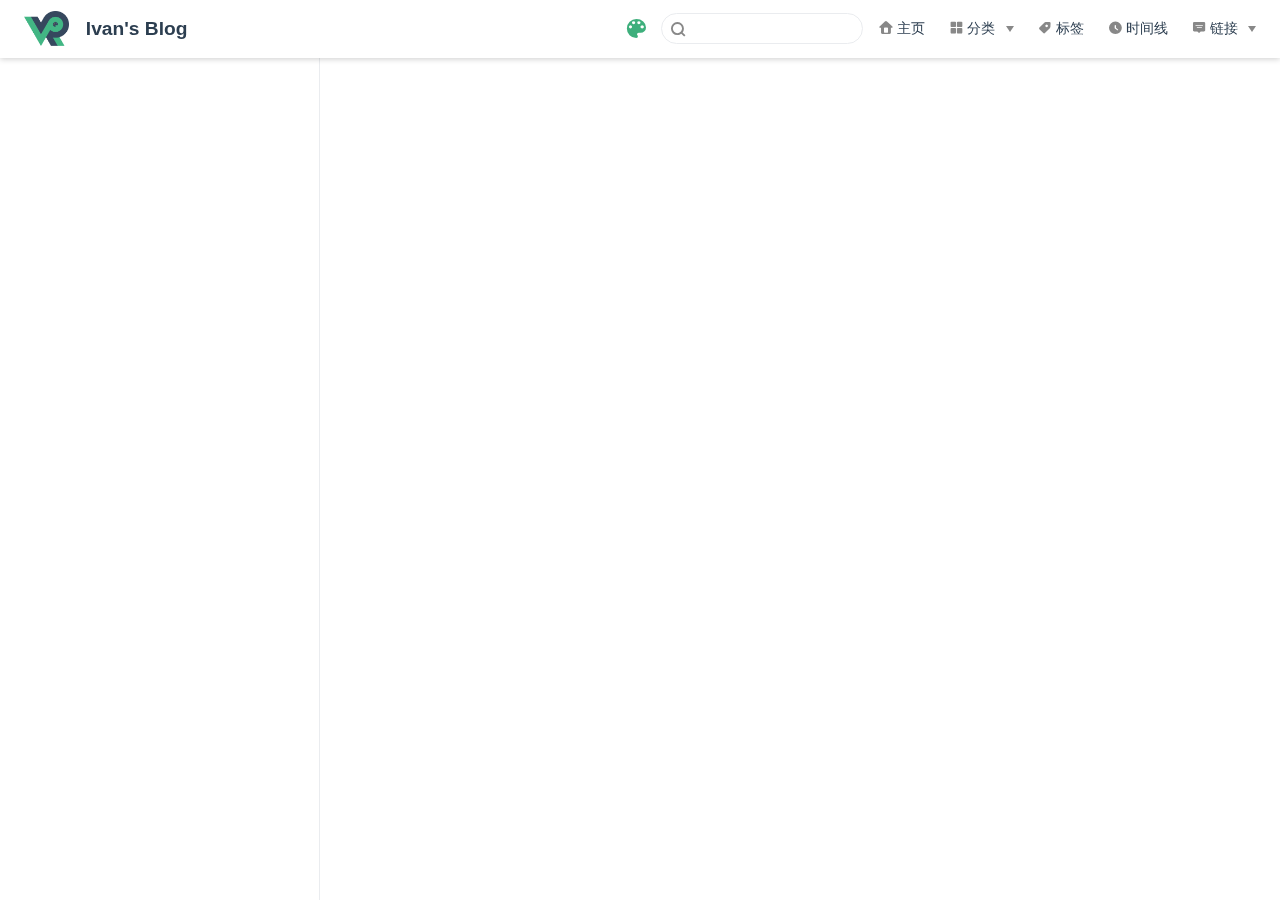
<file: categories/index.html>
<!DOCTYPE html>
<html lang="en-US">
  <head>
    <meta charset="utf-8">
    <meta name="viewport" content="width=device-width,initial-scale=1">
    <title>Categories | Ivan&#39;s Blog</title>
    <meta name="description" content="Tali is cheap. Show me the code.">
    <meta name="generator" content="VuePress 1.4.0">
    <link rel="icon" href="/favicon.ico">
  <meta name="viewport" content="width=device-width,initial-scale=1,user-scalable=no">
    
    <link rel="preload" href="/assets/css/0.styles.3532a1be.css" as="style"><link rel="preload" href="/assets/js/app.9d119b1f.js" as="script"><link rel="preload" href="/assets/js/3.50623cda.js" as="script"><link rel="preload" href="/assets/js/1.ca2b4244.js" as="script"><link rel="prefetch" href="/assets/js/10.4a5be152.js"><link rel="prefetch" href="/assets/js/11.b2e9dc77.js"><link rel="prefetch" href="/assets/js/12.5ae980c0.js"><link rel="prefetch" href="/assets/js/13.6c211405.js"><link rel="prefetch" href="/assets/js/4.9c00b11f.js"><link rel="prefetch" href="/assets/js/5.e4a0d7f7.js"><link rel="prefetch" href="/assets/js/6.ef74663c.js"><link rel="prefetch" href="/assets/js/7.fd31a731.js"><link rel="prefetch" href="/assets/js/8.1be6a660.js"><link rel="prefetch" href="/assets/js/9.ade3a5e7.js">
    <link rel="stylesheet" href="/assets/css/0.styles.3532a1be.css">
  </head>
  <body>
    <div id="app" data-server-rendered="true"><div><div class="theme-container" data-v-319dd33c><div data-v-319dd33c><div id="loader-wrapper" class="loading-wrapper" data-v-4b73742e data-v-319dd33c data-v-319dd33c><div class="loader-main" data-v-4b73742e><div data-v-4b73742e></div><div data-v-4b73742e></div><div data-v-4b73742e></div><div data-v-4b73742e></div></div> <!----> <!----></div> <div class="password-shadow password-wrapper-out" style="display:none;" data-v-1e2a0cc0 data-v-319dd33c data-v-319dd33c><h3 class="title" style="display:none;" data-v-1e2a0cc0 data-v-1e2a0cc0>Ivan's Blog</h3> <!----> <label id="box" class="inputBox" style="display:none;" data-v-1e2a0cc0 data-v-1e2a0cc0><input type="password" value="" data-v-1e2a0cc0> <span data-v-1e2a0cc0>Konck! Knock!</span> <button data-v-1e2a0cc0>OK</button></label> <div class="footer" style="display:none;" data-v-1e2a0cc0 data-v-1e2a0cc0><span data-v-1e2a0cc0><i class="iconfont reco-theme" data-v-1e2a0cc0></i> <a target="blank" href="https://vuepress-theme-reco.recoluan.com" data-v-1e2a0cc0>vuePress-theme-reco</a></span> <span data-v-1e2a0cc0><i class="iconfont reco-copyright" data-v-1e2a0cc0></i> <a data-v-1e2a0cc0><span data-v-1e2a0cc0>Ivan</span>
            
          <span data-v-1e2a0cc0>2017 - </span>
          2020
        </a></span></div></div> <div class="hide" data-v-319dd33c><header class="navbar" data-v-319dd33c><div class="sidebar-button"><svg xmlns="http://www.w3.org/2000/svg" aria-hidden="true" role="img" viewBox="0 0 448 512" class="icon"><path fill="currentColor" d="M436 124H12c-6.627 0-12-5.373-12-12V80c0-6.627 5.373-12 12-12h424c6.627 0 12 5.373 12 12v32c0 6.627-5.373 12-12 12zm0 160H12c-6.627 0-12-5.373-12-12v-32c0-6.627 5.373-12 12-12h424c6.627 0 12 5.373 12 12v32c0 6.627-5.373 12-12 12zm0 160H12c-6.627 0-12-5.373-12-12v-32c0-6.627 5.373-12 12-12h424c6.627 0 12 5.373 12 12v32c0 6.627-5.373 12-12 12z"></path></svg></div> <a href="/" class="home-link router-link-active"><img src="/logo.png" alt="Ivan's Blog" class="logo"> <span class="site-name">Ivan's Blog</span></a> <div class="links"><div class="color-picker"><a class="color-button"><i class="iconfont reco-color"></i></a> <div class="color-picker-menu" style="display:none;"><div class="mode-options"><h4 class="title">Choose mode</h4> <ul class="color-mode-options"><li class="dark">dark</li><li class="auto active">auto</li><li class="light">light</li></ul></div></div></div> <div class="search-box"><i class="iconfont reco-search"></i> <input aria-label="Search" autocomplete="off" spellcheck="false" value=""> <!----></div> <nav class="nav-links can-hide"><div class="nav-item"><a href="/" class="nav-link"><i class="iconfont reco-home"></i>
  主页
</a></div><div class="nav-item"><div class="dropdown-wrapper"><a class="dropdown-title"><span class="title"><i class="iconfont reco-category"></i>
      分类
    </span> <span class="arrow right"></span></a> <ul class="nav-dropdown" style="display:none;"><li class="dropdown-item"><!----> <a href="/categories/算法/" class="nav-link"><i class="iconfont undefined"></i>
  算法
</a></li><li class="dropdown-item"><!----> <a href="/categories/ORM/" class="nav-link"><i class="iconfont undefined"></i>
  ORM
</a></li></ul></div></div><div class="nav-item"><a href="/tag/" class="nav-link"><i class="iconfont reco-tag"></i>
  标签
</a></div><div class="nav-item"><a href="/timeline/" class="nav-link"><i class="iconfont reco-date"></i>
  时间线
</a></div><div class="nav-item"><div class="dropdown-wrapper"><a class="dropdown-title"><span class="title"><i class="iconfont reco-message"></i>
      链接
    </span> <span class="arrow right"></span></a> <ul class="nav-dropdown" style="display:none;"><li class="dropdown-item"><!----> <a href="https://github.com/zyc-on" target="_blank" rel="noopener noreferrer" class="nav-link external"><i class="iconfont reco-github"></i>
  GitHub
  <svg xmlns="http://www.w3.org/2000/svg" aria-hidden="true" x="0px" y="0px" viewBox="0 0 100 100" width="15" height="15" class="icon outbound"><path fill="currentColor" d="M18.8,85.1h56l0,0c2.2,0,4-1.8,4-4v-32h-8v28h-48v-48h28v-8h-32l0,0c-2.2,0-4,1.8-4,4v56C14.8,83.3,16.6,85.1,18.8,85.1z"></path> <polygon fill="currentColor" points="45.7,48.7 51.3,54.3 77.2,28.5 77.2,37.2 85.2,37.2 85.2,14.9 62.8,14.9 62.8,22.9 71.5,22.9"></polygon></svg></a></li><li class="dropdown-item"><!----> <a href="https://www.jianshu.com/u/c80e48ec37da" target="_blank" rel="noopener noreferrer" class="nav-link external"><i class="iconfont reco-jianshu"></i>
  简书
  <svg xmlns="http://www.w3.org/2000/svg" aria-hidden="true" x="0px" y="0px" viewBox="0 0 100 100" width="15" height="15" class="icon outbound"><path fill="currentColor" d="M18.8,85.1h56l0,0c2.2,0,4-1.8,4-4v-32h-8v28h-48v-48h28v-8h-32l0,0c-2.2,0-4,1.8-4,4v56C14.8,83.3,16.6,85.1,18.8,85.1z"></path> <polygon fill="currentColor" points="45.7,48.7 51.3,54.3 77.2,28.5 77.2,37.2 85.2,37.2 85.2,14.9 62.8,14.9 62.8,22.9 71.5,22.9"></polygon></svg></a></li><li class="dropdown-item"><!----> <a href="/categories/.html#" class="nav-link"><i class="iconfont reco-wechat"></i>
  WeChat
</a></li></ul></div></div> <!----></nav></div></header> <div class="sidebar-mask" data-v-319dd33c></div> <aside class="sidebar" data-v-319dd33c><div class="personal-info-wrapper" data-v-6c8ffc9c><img src="/avatar.jpg" alt="author-avatar" class="personal-img" data-v-6c8ffc9c> <h3 class="name" data-v-6c8ffc9c>
    Ivan
  </h3> <div class="num" data-v-6c8ffc9c><div data-v-6c8ffc9c><h3 data-v-6c8ffc9c>2</h3> <h6 data-v-6c8ffc9c>文章</h6></div> <div data-v-6c8ffc9c><h3 data-v-6c8ffc9c>3</h3> <h6 data-v-6c8ffc9c>标签</h6></div></div> <hr data-v-6c8ffc9c></div> <nav class="nav-links"><div class="nav-item"><a href="/" class="nav-link"><i class="iconfont reco-home"></i>
  主页
</a></div><div class="nav-item"><div class="dropdown-wrapper"><a class="dropdown-title"><span class="title"><i class="iconfont reco-category"></i>
      分类
    </span> <span class="arrow right"></span></a> <ul class="nav-dropdown" style="display:none;"><li class="dropdown-item"><!----> <a href="/categories/算法/" class="nav-link"><i class="iconfont undefined"></i>
  算法
</a></li><li class="dropdown-item"><!----> <a href="/categories/ORM/" class="nav-link"><i class="iconfont undefined"></i>
  ORM
</a></li></ul></div></div><div class="nav-item"><a href="/tag/" class="nav-link"><i class="iconfont reco-tag"></i>
  标签
</a></div><div class="nav-item"><a href="/timeline/" class="nav-link"><i class="iconfont reco-date"></i>
  时间线
</a></div><div class="nav-item"><div class="dropdown-wrapper"><a class="dropdown-title"><span class="title"><i class="iconfont reco-message"></i>
      链接
    </span> <span class="arrow right"></span></a> <ul class="nav-dropdown" style="display:none;"><li class="dropdown-item"><!----> <a href="https://github.com/zyc-on" target="_blank" rel="noopener noreferrer" class="nav-link external"><i class="iconfont reco-github"></i>
  GitHub
  <svg xmlns="http://www.w3.org/2000/svg" aria-hidden="true" x="0px" y="0px" viewBox="0 0 100 100" width="15" height="15" class="icon outbound"><path fill="currentColor" d="M18.8,85.1h56l0,0c2.2,0,4-1.8,4-4v-32h-8v28h-48v-48h28v-8h-32l0,0c-2.2,0-4,1.8-4,4v56C14.8,83.3,16.6,85.1,18.8,85.1z"></path> <polygon fill="currentColor" points="45.7,48.7 51.3,54.3 77.2,28.5 77.2,37.2 85.2,37.2 85.2,14.9 62.8,14.9 62.8,22.9 71.5,22.9"></polygon></svg></a></li><li class="dropdown-item"><!----> <a href="https://www.jianshu.com/u/c80e48ec37da" target="_blank" rel="noopener noreferrer" class="nav-link external"><i class="iconfont reco-jianshu"></i>
  简书
  <svg xmlns="http://www.w3.org/2000/svg" aria-hidden="true" x="0px" y="0px" viewBox="0 0 100 100" width="15" height="15" class="icon outbound"><path fill="currentColor" d="M18.8,85.1h56l0,0c2.2,0,4-1.8,4-4v-32h-8v28h-48v-48h28v-8h-32l0,0c-2.2,0-4,1.8-4,4v56C14.8,83.3,16.6,85.1,18.8,85.1z"></path> <polygon fill="currentColor" points="45.7,48.7 51.3,54.3 77.2,28.5 77.2,37.2 85.2,37.2 85.2,14.9 62.8,14.9 62.8,22.9 71.5,22.9"></polygon></svg></a></li><li class="dropdown-item"><!----> <a href="/categories/.html#" class="nav-link"><i class="iconfont reco-wechat"></i>
  WeChat
</a></li></ul></div></div> <!----></nav>  <ul class="sidebar-links"><li><section class="sidebar-group depth-0"><p class="sidebar-heading open"><span></span> <!----></p> <!----></section></li></ul> </aside> <div class="password-shadow password-wrapper-in" style="display:none;" data-v-1e2a0cc0 data-v-319dd33c><h3 class="title" style="display:none;" data-v-1e2a0cc0 data-v-1e2a0cc0>Categories</h3> <!----> <label id="box" class="inputBox" style="display:none;" data-v-1e2a0cc0 data-v-1e2a0cc0><input type="password" value="" data-v-1e2a0cc0> <span data-v-1e2a0cc0>Konck! Knock!</span> <button data-v-1e2a0cc0>OK</button></label> <div class="footer" style="display:none;" data-v-1e2a0cc0 data-v-1e2a0cc0><span data-v-1e2a0cc0><i class="iconfont reco-theme" data-v-1e2a0cc0></i> <a target="blank" href="https://vuepress-theme-reco.recoluan.com" data-v-1e2a0cc0>vuePress-theme-reco</a></span> <span data-v-1e2a0cc0><i class="iconfont reco-copyright" data-v-1e2a0cc0></i> <a data-v-1e2a0cc0><span data-v-1e2a0cc0>Ivan</span>
            
          <span data-v-1e2a0cc0>2017 - </span>
          2020
        </a></span></div></div> <div data-v-319dd33c><main class="page"><div class="page-title" style="display:none;"><h1></h1> <hr> <div data-v-484a899e><i class="iconfont reco-account" data-v-484a899e><span data-v-484a899e>Ivan</span></i> <!----> <!----> <!----></div></div> <!----> <footer class="page-edit" style="display:none;"><!----> <!----></footer> <!----></main> <!----> <div style="display:none;" data-v-319dd33c data-v-319dd33c><div class="comments-wrapper" data-v-319dd33c><div class="vssue vssue-wrapper"><svg style="display:none;"><symbol id="vssue-icon-bitbucket" viewBox="0 0 1024 1024"><path d="M579.5522464 489.45249493q4.8371808 38.38537173-30.81752427 61.55702827t-67.95459093 3.66689493q-23.79580907-10.37653333-32.6119616-35.34262826t-0.31207573-50.01020907 31.67573333-35.34262827q21.92335253-11.00068587 44.1587808-7.33379093t39.00952427 21.61127573 16.77409493 41.1160384zM647.19476053 476.65737173q-8.50407573-65.22392427-68.8908192-99.9424t-120.07131413-7.9579424q-38.38537173 17.08617173-61.24495253 53.9111616t-21.0651424 78.95527574q2.41859093 55.4715424 47.20152426 94.48106666t100.87862827 34.1723424q55.4715424-4.8371808 92.60860907-51.18049493t30.50544746-102.43900907zM792.93434133 146.32472427q-12.17097173-16.4620192-34.1723424-27.15062827t-35.34262826-13.41927573-43.30057174-7.64586667q-177.33729493-28.63299093-345.00022826 1.24830507-26.2144 4.29104747-40.25782827 7.33379093t-33.54819093 13.41927573-30.50544747 26.2144q18.2564576 17.08617173 46.34331413 27.6967616t44.78293334 13.41927574 53.36502826 7.02171413q138.95192427 17.71032427 273.06666667 0.62415253 38.38537173-4.8371808 54.53531413-7.33379093t44.1587808-13.1072 45.7191616-28.32091413zM827.65281813 777.10872427q-4.8371808 15.83786667-9.44030506 46.65539093t-8.50407574 51.18049493-17.39824746 42.6764192-35.34262827 34.4064q-52.4288 29.2571424-115.46819093 43.61264747t-123.1140576 13.41927573-122.8019808-11.3127616q-28.0088384-4.8371808-49.69813334-11.00068586t-46.65539093-16.4620192-44.4708576-26.52647574-31.67573333-37.4491424q-15.21371413-58.51428587-34.71847574-177.96144746l3.66689494-9.7523808 11.00068586-5.46133334q135.9091808 90.1900192 308.72137174 90.1900192t309.34552426-90.1900192q12.79512427 3.66689493 14.5895616 14.04342827t-3.0427424 27.46270507-4.8371808 22.54750506zM937.97175147 191.41973333q-15.83786667 101.8148576-67.64251414 399.22346667-3.0427424 18.2564576-16.4620192 34.1723424t-26.52647573 24.3419424-33.23611413 18.88060907q-153.61950507 76.7707424-371.8387808 53.67710506-151.12289493-16.4620192-240.14262827-84.72868586-9.12822827-7.33379093-15.52579093-16.1499424t-10.37653334-21.2992-5.46133333-20.75306667-3.66689493-24.10788587-3.3548192-21.2992q-5.46133333-30.50544747-16.1499424-91.43832426t-17.08617174-98.4600384-14.35550506-89.8779424-13.41927574-96.27550507q1.7944384-15.83786667 10.68860907-29.5692192t19.19268587-22.8595808 27.46270506-18.2564576 28.0088384-13.73135253 29.2571424-11.3127616q76.22460907-28.0088384 190.75657174-39.00952427 231.0144-22.54750507 412.01859093 30.50544747 94.48106667 28.0088384 131.072 74.35215253 9.7523808 12.17097173 10.0644576 31.0515808t-3.3548192 32.9240384z"></path></symbol> <symbol id="vssue-icon-gitea" viewBox="0 0 1024 1024"><path d="M184.31868985 236.10860742C106.94832667 235.94086648 3.32655508 285.13080468 9.02973665 408.46209936c8.93218827 192.65010787 206.32096845 210.5144844 285.20099725 212.06608453 8.63864186 36.14810496 101.48307766 160.77938883 170.21479898 167.32127321h301.09442177c180.57278288-11.99345499 315.77172611-546.07960359 215.54670217-548.09249109-165.7696721 7.79993906-264.02374305 11.74184405-348.27147151 12.41280591v166.69224585l-26.25140843-11.61603761-0.16773997-154.99233728c-96.70246985-0.04193548-181.83083757-4.52899687-343.4069947-12.49667687-20.21274496-0.12580547-48.39316992-3.5644886-78.67035236-3.64835859z m10.94507577 68.14462849h9.22573371c10.98701124 98.75729283 28.85138778 156.50200291 64.99949274 244.73357185-92.25734394-10.90314029-170.75995634-37.69970509-185.18564974-137.75698809-7.46445813-51.78991757 17.69663558-105.84433456 110.96042329-107.01851827z m358.83913087 97.07988723c6.29027343 0.08386999 12.70635233 1.25805468 18.74501482 4.02577499l31.40943263 13.54505513-22.51917887 41.05451824a28.18042496 25.03528825 0 0 0-10.10637297 1.59353561 28.18042496 25.03528825 0 0 0-16.98373825 32.038459 28.18042496 25.03528825 0 0 0 4.69673781 7.29671718l-38.83195528 70.70267333a28.18042496 25.03528825 0 0 0-9.30960467 1.59353659 28.18042496 25.03528825 0 0 0-16.98373825 32.038459 28.18042496 25.03528825 0 0 0 36.06423497 15.09665623 28.18042496 25.03528825 0 0 0 16.94180276-32.08039449 28.18042496 25.03528825 0 0 0-6.62575434-9.22573468l37.82551056-68.85752581a28.18042496 25.03528825 0 0 0 12.28700044-1.25805469 28.18042496 25.03528825 0 0 0 8.93218826-4.69673783c14.59343435 6.12253248 26.54495386 11.11281671 35.14166122 15.34826717 12.91602778 6.37414341 17.48696012 10.60959485 18.87082027 15.30633169 1.38386015 4.61286685-0.12580547 13.50312062-7.42252263 29.10299872-5.45157063 11.61603859-14.46762889 28.09655497-25.11915823 47.51253164a28.18042496 25.03528825 0 0 0-10.52572486 1.59353659 28.18042496 25.03528825 0 0 0-16.98373826 32.038459 28.18042496 25.03528825 0 0 0 36.06423498 15.09665623 28.18042496 25.03528825 0 0 0 16.94180278-32.03845901 28.18042496 25.03528825 0 0 0-5.74511608-8.47090188c10.52572388-19.20630122 19.58371762-35.72875308 25.41270465-48.14155897 7.88380904-16.85793279 11.99345499-29.39654416 8.38703091-41.51580463-3.60642311-12.11926046-14.67730434-20.0030695-29.35460966-27.25785217-9.6450856-4.73867233-21.68047607-9.77089106-36.06423399-15.80955357a28.18042496 25.03528825 0 0 0-1.59353562-10.022502 28.18042496 25.03528825 0 0 0-6.08059796-8.7644483l22.14176246-40.38355541 122.61839638 52.96410227c22.14176247 9.6031511 31.2836262 33.12877372 20.54822685 52.8382968l-84.28966393 154.32137544c-10.77733482 19.66758857-37.23841869 27.80300855-59.38018118 18.24179293l-173.48574115-74.98005927c-22.14176247-9.5612156-31.32556167-33.12877372-20.54822687-52.83829679l84.28966395-154.27943995c7.38058716-13.54505513 22.22563246-21.59660511 37.951317-22.22563246h2.68384935z"></path></symbol> <symbol id="vssue-icon-gitee" viewBox="0 0 1024 1024"><path d="M978.404275 409.561604H455.061338c-25.117645 0-45.499734 20.382089-45.499734 45.499734l-0.031997 113.781333c0 25.117645 20.350092 45.499734 45.499734 45.531731h318.594132c25.117645 0 45.499734 20.382089 45.499734 45.499735v22.749867a136.5312 136.5312 0 0 1-136.5312 136.5312H250.248539a45.499734 45.499734 0 0 1-45.499734-45.499734V341.343999a136.5312 136.5312 0 0 1 136.5312-136.5312L978.308284 204.780802c25.117645 0 45.499734-20.350092 45.499734-45.467738L1023.904009 45.531731h0.031997A45.499734 45.499734 0 0 0 978.468269 0h-0.031997L341.343999 0.031997C152.84967 0.031997 0.031997 152.84967 0.031997 341.343999v637.092273c0 25.117645 20.382089 45.499734 45.499734 45.499734h671.233072a307.171203 307.171203 0 0 0 307.171203-307.171203v-261.671468c0-25.117645-20.382089-45.499734-45.499734-45.499734z"></path></symbol> <symbol id="vssue-icon-github" viewBox="0 0 1024 1024"><path d="M512 20.4425c-278.334 0-504 225.6345-504 504 0 222.6735 144.4275 411.6105 344.673 478.233 25.2 4.662 34.461-10.9305 34.461-24.255 0-12.0015-0.4725-51.723-0.693-93.8385-140.238 30.492-169.8165-59.472-169.8165-59.472-22.932-58.2435-55.944-73.7415-55.944-73.7415-45.738-31.2795 3.465-30.6495 3.465-30.6495 50.589 3.5595 77.238 51.9435 77.238 51.9435 44.9505 77.049 117.9045 54.7785 146.664 41.895 4.5045-32.571 17.577-54.81 32.004-67.41-111.951-12.726-229.635-55.9755-229.635-249.0705 0-55.0305 19.6875-99.981 51.9435-135.2925-5.229-12.6945-22.491-63.945 4.8825-133.371 0 0 42.336-13.545 138.6315 51.66 40.194-11.1825 83.3175-16.758 126.1575-16.9785 42.8085 0.189 85.9635 5.796 126.252 16.9785 96.201-65.205 138.4425-51.66 138.4425-51.66 27.4365 69.426 10.1745 120.6765 4.9455 133.371 32.319 35.28 51.8805 80.262 51.8805 135.2925 0 193.5675-117.9045 236.187-230.139 248.6925 18.081 15.6555 34.1775 46.305 34.1775 93.3345 0 67.4415-0.5985 121.716-0.5985 138.3165 0 13.419 9.072 29.1375 34.6185 24.192 200.151-66.717 344.3895-255.5595 344.3895-478.17 0-278.3655-225.666-504-504-504z"></path></symbol> <symbol id="vssue-icon-gitlab" viewBox="0 0 1024 1024"><path d="M66.61375986 405.11600042L512.11376028 976.03999972 23.84576 621.65599958a39.312 39.312 0 0 1-14.07600042-43.30799944l56.8080007-173.26800028z m259.88400014 0h371.26800014L512.14975986 976.03999972zM215.11376 60.88400042l111.384 344.232H66.61375986l111.384-344.232a19.72800014 19.72800014 0 0 1 37.11600014 0z m742.49999972 344.232l56.8080007 173.2679993a39.23999986 39.23999986 0 0 1-14.07600042 43.30800042l-488.26800028 354.38400014 445.50000042-570.92400028z m0 0h-259.88400014l111.384-344.232a19.72800014 19.72800014 0 0 1 37.11600014 0z"></path></symbol> <symbol id="vssue-icon-loading" viewBox="0 0 1024 1024"><path d="M843.307 742.24c0 3.217 2.607 5.824 5.824 5.824s5.824-2.607 5.824-5.824a5.823 5.823 0 0 0-5.824-5.824 5.823 5.823 0 0 0-5.824 5.824zM714.731 874.912c0 6.398 5.186 11.584 11.584 11.584s11.584-5.186 11.584-11.584-5.186-11.584-11.584-11.584-11.584 5.186-11.584 11.584zM541.419 943.2c0 9.614 7.794 17.408 17.408 17.408s17.408-7.794 17.408-17.408-7.794-17.408-17.408-17.408-17.408 7.794-17.408 17.408z m-186.56-9.152c0 12.795 10.373 23.168 23.168 23.168s23.168-10.373 23.168-23.168-10.373-23.168-23.168-23.168-23.168 10.373-23.168 23.168zM189.355 849.12c0 16.012 12.98 28.992 28.992 28.992s28.992-12.98 28.992-28.992-12.98-28.992-28.992-28.992-28.992 12.98-28.992 28.992zM74.731 704.736c0 19.228 15.588 34.816 34.816 34.816s34.816-15.588 34.816-34.816-15.588-34.816-34.816-34.816-34.816 15.588-34.816 34.816z m-43.008-177.28c0 22.41 18.166 40.576 40.576 40.576s40.576-18.166 40.576-40.576-18.166-40.576-40.576-40.576-40.576 18.166-40.576 40.576z m35.392-176.128c0 25.626 20.774 46.4 46.4 46.4s46.4-20.774 46.4-46.4c0-25.626-20.774-46.4-46.4-46.4-25.626 0-46.4 20.774-46.4 46.4z m106.176-142.016c0 28.843 23.381 52.224 52.224 52.224s52.224-23.381 52.224-52.224c0-28.843-23.381-52.224-52.224-52.224-28.843 0-52.224 23.381-52.224 52.224z m155.904-81.344c0 32.024 25.96 57.984 57.984 57.984s57.984-25.96 57.984-57.984-25.96-57.984-57.984-57.984-57.984 25.96-57.984 57.984z m175.104-5.056c0 35.24 28.568 63.808 63.808 63.808s63.808-28.568 63.808-63.808c0-35.24-28.568-63.808-63.808-63.808-35.24 0-63.808 28.568-63.808 63.808z m160.32 72.128c0 38.421 31.147 69.568 69.568 69.568s69.568-31.147 69.568-69.568-31.147-69.568-69.568-69.568-69.568 31.147-69.568 69.568z m113.92 135.488c0 41.638 33.754 75.392 75.392 75.392s75.392-33.754 75.392-75.392-33.754-75.392-75.392-75.392-75.392 33.754-75.392 75.392z m45.312 175.488c0 44.854 36.362 81.216 81.216 81.216s81.216-36.362 81.216-81.216c0-44.854-36.362-81.216-81.216-81.216-44.854 0-81.216 36.362-81.216 81.216z"></path></symbol> <symbol id="vssue-icon-like" viewBox="0 0 1024 1024"><path d="M885.9 533.7c16.8-22.2 26.1-49.4 26.1-77.7 0-44.9-25.1-87.4-65.5-111.1a67.67 67.67 0 0 0-34.3-9.3H572.4l6-122.9c1.4-29.7-9.1-57.9-29.5-79.4-20.5-21.5-48.1-33.4-77.9-33.4-52 0-98 35-111.8 85.1l-85.9 311H144c-17.7 0-32 14.3-32 32v364c0 17.7 14.3 32 32 32h601.3c9.2 0 18.2-1.8 26.5-5.4 47.6-20.3 78.3-66.8 78.3-118.4 0-12.6-1.8-25-5.4-37 16.8-22.2 26.1-49.4 26.1-77.7 0-12.6-1.8-25-5.4-37 16.8-22.2 26.1-49.4 26.1-77.7-0.2-12.6-2-25.1-5.6-37.1zM184 852V568h81v284h-81z m636.4-353l-21.9 19 13.9 25.4c4.6 8.4 6.9 17.6 6.9 27.3 0 16.5-7.2 32.2-19.6 43l-21.9 19 13.9 25.4c4.6 8.4 6.9 17.6 6.9 27.3 0 16.5-7.2 32.2-19.6 43l-21.9 19 13.9 25.4c4.6 8.4 6.9 17.6 6.9 27.3 0 22.4-13.2 42.6-33.6 51.8H329V564.8l99.5-360.5c5.2-18.9 22.5-32.2 42.2-32.3 7.6 0 15.1 2.2 21.1 6.7 9.9 7.4 15.2 18.6 14.6 30.5l-9.6 198.4h314.4C829 418.5 840 436.9 840 456c0 16.5-7.2 32.1-19.6 43z"></path></symbol> <symbol id="vssue-icon-unlike" viewBox="0 0 1024 1024"><path d="M885.9 490.3c3.6-12 5.4-24.4 5.4-37 0-28.3-9.3-55.5-26.1-77.7 3.6-12 5.4-24.4 5.4-37 0-28.3-9.3-55.5-26.1-77.7 3.6-12 5.4-24.4 5.4-37 0-51.6-30.7-98.1-78.3-118.4-8.3-3.6-17.2-5.4-26.5-5.4H144c-17.7 0-32 14.3-32 32v364c0 17.7 14.3 32 32 32h129.3l85.8 310.8C372.9 889 418.9 924 470.9 924c29.7 0 57.4-11.8 77.9-33.4 20.5-21.5 31-49.7 29.5-79.4l-6-122.9h239.9c12.1 0 23.9-3.2 34.3-9.3 40.4-23.5 65.5-66.1 65.5-111 0-28.3-9.3-55.5-26.1-77.7zM184 456V172h81v284h-81z m627.2 160.4H496.8l9.6 198.4c0.6 11.9-4.7 23.1-14.6 30.5-6.1 4.5-13.6 6.8-21.1 6.7-19.6-0.1-36.9-13.4-42.2-32.3L329 459.2V172h415.4c20.4 9.2 33.6 29.4 33.6 51.8 0 9.7-2.3 18.9-6.9 27.3l-13.9 25.4 21.9 19c12.5 10.8 19.6 26.5 19.6 43 0 9.7-2.3 18.9-6.9 27.3l-13.9 25.4 21.9 19c12.5 10.8 19.6 26.5 19.6 43 0 9.7-2.3 18.9-6.9 27.3l-14 25.5 21.9 19c12.5 10.8 19.6 26.5 19.6 43 0 19.1-11 37.5-28.8 48.4z"></path></symbol> <symbol id="vssue-icon-heart" viewBox="0 0 1024 1024"><path d="M923 283.6c-13.4-31.1-32.6-58.9-56.9-82.8-24.3-23.8-52.5-42.4-84-55.5-32.5-13.5-66.9-20.3-102.4-20.3-49.3 0-97.4 13.5-139.2 39-10 6.1-19.5 12.8-28.5 20.1-9-7.3-18.5-14-28.5-20.1-41.8-25.5-89.9-39-139.2-39-35.5 0-69.9 6.8-102.4 20.3-31.4 13-59.7 31.7-84 55.5-24.4 23.9-43.5 51.7-56.9 82.8-13.9 32.3-21 66.6-21 101.9 0 33.3 6.8 68 20.3 103.3 11.3 29.5 27.5 60.1 48.2 91 32.8 48.9 77.9 99.9 133.9 151.6 92.8 85.7 184.7 144.9 188.6 147.3l23.7 15.2c10.5 6.7 24 6.7 34.5 0l23.7-15.2c3.9-2.5 95.7-61.6 188.6-147.3 56-51.7 101.1-102.7 133.9-151.6 20.7-30.9 37-61.5 48.2-91 13.5-35.3 20.3-70 20.3-103.3 0.1-35.3-7-69.6-20.9-101.9zM512 814.8S156 586.7 156 385.5C156 283.6 240.3 201 344.3 201c73.1 0 136.5 40.8 167.7 100.4C543.2 241.8 606.6 201 679.7 201c104 0 188.3 82.6 188.3 184.5 0 201.2-356 429.3-356 429.3z"></path></symbol> <symbol id="vssue-icon-edit" viewBox="0 0 1024 1024"><path d="M723.2 917.76H286.72c-65.28 0-118.4-51.2-118.4-113.92V261.76C168.32 198.4 221.44 147.2 286.72 147.2h375.04c17.92 0 32 14.08 32 32s-14.08 32-32 32H286.72c-30.08 0-54.4 22.4-54.4 49.92v542.08c0 27.52 24.32 49.92 54.4 49.92H723.2c30.08 0 54.4-22.4 54.4-49.92V440.32c0-17.92 14.08-32 32-32s32 14.08 32 32v363.52c0 62.72-53.12 113.92-118.4 113.92z"></path> <path d="M499.84 602.24c-7.68 0-14.72-2.56-21.12-7.68-13.44-11.52-14.72-32-3.2-45.44L780.16 198.4c11.52-13.44 32-14.72 45.44-3.2s14.72 32 3.2 45.44L524.16 591.36c-6.4 7.04-15.36 10.88-24.32 10.88z"></path></symbol> <symbol id="vssue-icon-delete" viewBox="0 0 1024 1024"><path d="M677.647059 256l0-90.352941c0-37.436235-23.461647-60.235294-61.771294-60.235294L408.094118 105.411765c-38.249412 0-61.741176 22.799059-61.741176 60.235294l0 90.352941-180.705882 0 0 60.235294 60.235294 0 0 512c0 54.272 33.972706 90.352941 90.352941 90.352941l391.529412 0c55.085176 0 90.352941-33.490824 90.352941-90.352941l0-512 60.235294 0 0-60.235294L677.647059 256zM406.588235 165.647059l210.823529 0-1.264941 90.352941L406.588235 256 406.588235 165.647059zM737.882353 858.352941l-451.764706 0 0-542.117647 451.764706 0L737.882353 858.352941zM466.823529 376.470588l-58.729412 0-1.505882 391.529412 60.235294 0L466.823529 376.470588zM617.411765 376.470588l-60.235294 0 0 391.529412 60.235294 0L617.411765 376.470588z"></path></symbol> <symbol id="vssue-icon-reply" viewBox="0 0 1024 1024"><path d="M426.666667 384 426.666667 213.333333 128 512 426.666667 810.666667 426.666667 635.733333C640 635.733333 789.333333 704 896 853.333333 853.333333 640 725.333333 426.666667 426.666667 384Z"></path></symbol> <symbol id="vssue-icon-error" viewBox="0 0 1024 1024"><path d="M512 720m-48 0a48 48 0 1 0 96 0 48 48 0 1 0-96 0Z"></path> <path d="M480 416v184c0 4.4 3.6 8 8 8h48c4.4 0 8-3.6 8-8V416c0-4.4-3.6-8-8-8h-48c-4.4 0-8 3.6-8 8z"></path> <path d="M955.7 856l-416-720c-6.2-10.7-16.9-16-27.7-16s-21.6 5.3-27.7 16l-416 720C56 877.4 71.4 904 96 904h832c24.6 0 40-26.6 27.7-48z m-783.5-27.9L512 239.9l339.8 588.2H172.2z"></path></symbol></svg> <div class="vssue-header"><a target="_blank" class="vssue-header-comments-count"><span>
      Comments
    </span></a> <span class="vssue-header-powered-by"><span>Powered by</span> <!----> <a href="https://github.com/meteorlxy/vssue" target="_blank" title="Vssue v1.4.3">
      Vssue
    </a></span></div> <div class="vssue-status"><svg aria-hidden="true" class="vssue-icon vssue-icon-loading"><title></title><use xlink:href="#vssue-icon-loading"></use></svg> <p class="vssue-status-info"><span>
        Initializing...
      </span></p></div></div></div></div></div></div></div></div></div><div class="global-ui"><div class="back-to-ceiling" style="right:1rem;bottom:6rem;width:2.5rem;height:2.5rem;border-radius:.25rem;line-height:2.5rem;display:none;" data-v-a81d141e data-v-a81d141e><svg t="1574745035067" viewBox="0 0 1024 1024" version="1.1" xmlns="http://www.w3.org/2000/svg" p-id="5404" class="icon" data-v-a81d141e><path d="M526.60727968 10.90185116a27.675 27.675 0 0 0-29.21455937 0c-131.36607665 82.28402758-218.69155461 228.01873535-218.69155402 394.07834331a462.20625001 462.20625001 0 0 0 5.36959153 69.94390903c1.00431239 6.55289093-0.34802892 13.13561351-3.76865779 18.80351572-32.63518765 54.11355614-51.75690182 118.55860487-51.7569018 187.94566865a371.06718723 371.06718723 0 0 0 11.50484808 91.98906777c6.53300375 25.50556257 41.68394495 28.14064038 52.69160883 4.22606766 17.37162448-37.73630017 42.14135425-72.50938081 72.80769204-103.21549295 2.18761121 3.04276886 4.15646224 6.24463696 6.40373557 9.22774369a1871.4375 1871.4375 0 0 0 140.04691725 5.34970492 1866.36093723 1866.36093723 0 0 0 140.04691723-5.34970492c2.24727335-2.98310674 4.21612437-6.18497483 6.3937923-9.2178004 30.66633723 30.70611158 55.4360664 65.4791928 72.80769147 103.21549355 11.00766384 23.91457269 46.15860503 21.27949489 52.69160879-4.22606768a371.15156223 371.15156223 0 0 0 11.514792-91.99901164c0-69.36717486-19.13165746-133.82216804-51.75690182-187.92578088-3.42062944-5.66790279-4.76302748-12.26056868-3.76865837-18.80351632a462.20625001 462.20625001 0 0 0 5.36959269-69.943909c-0.00994388-166.08943902-87.32547796-311.81420293-218.6915546-394.09823051zM605.93803103 357.87693858a93.93749974 93.93749974 0 1 1-187.89594924 6.1e-7 93.93749974 93.93749974 0 0 1 187.89594924-6.1e-7z" p-id="5405" data-v-a81d141e></path><path d="M429.50777625 765.63860547C429.50777625 803.39355007 466.44236686 1000.39046097 512.00932183 1000.39046097c45.56695499 0 82.4922232-197.00623328 82.5015456-234.7518555 0-37.75494459-36.9345906-68.35043303-82.4922232-68.34111062-45.57627738-0.00932239-82.52019037 30.59548842-82.51086798 68.34111062z" p-id="5406" data-v-a81d141e></path></svg></div></div></div>
    <script src="/assets/js/app.9d119b1f.js" defer></script><script src="/assets/js/3.50623cda.js" defer></script><script src="/assets/js/1.ca2b4244.js" defer></script>
  </body>
</html>
</file>
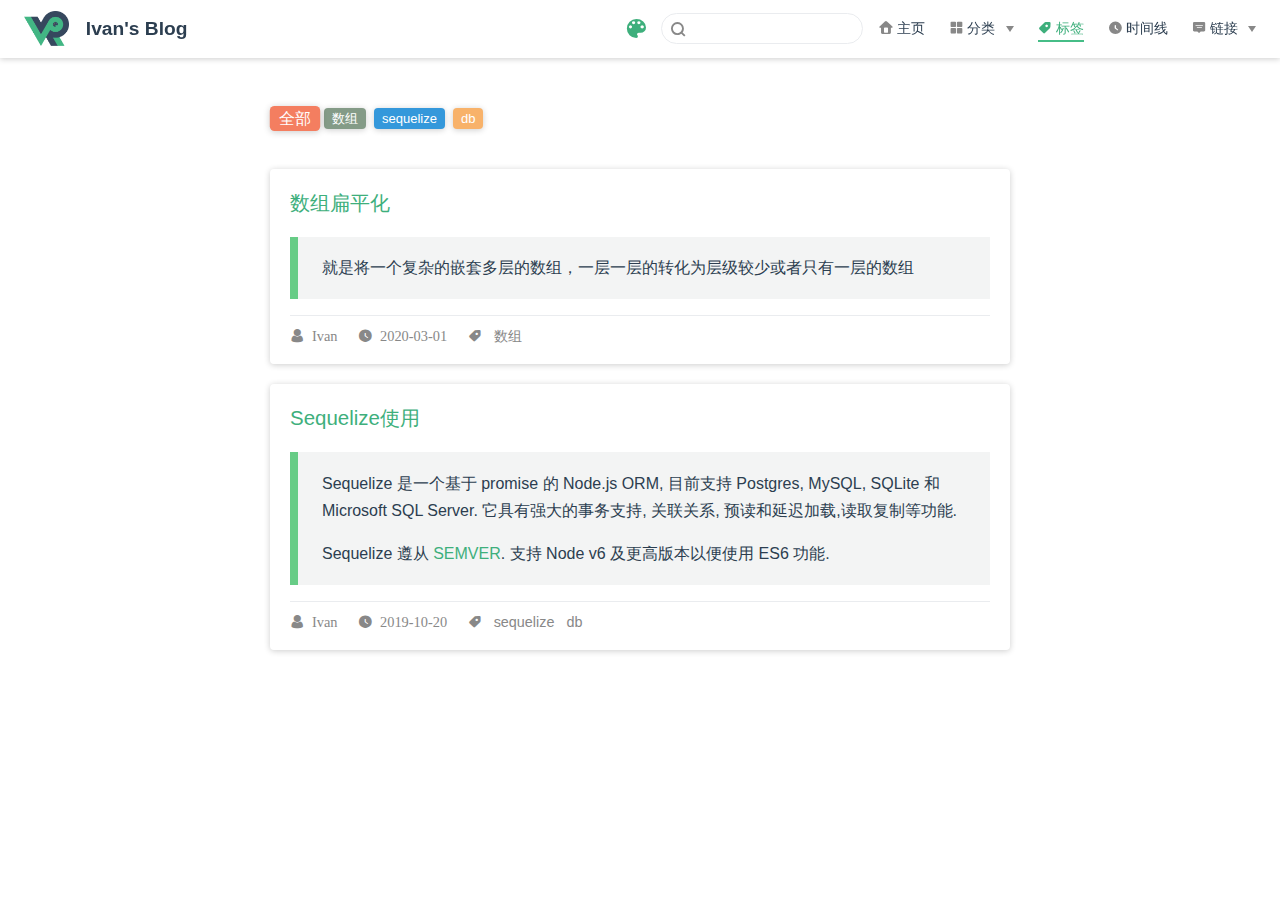
<file: tag/index.html>
<!DOCTYPE html>
<html lang="en-US">
  <head>
    <meta charset="utf-8">
    <meta name="viewport" content="width=device-width,initial-scale=1">
    <title>Tags | Ivan&#39;s Blog</title>
    <meta name="description" content="Tali is cheap. Show me the code.">
    <meta name="generator" content="VuePress 1.4.0">
    <link rel="icon" href="/favicon.ico">
  <meta name="viewport" content="width=device-width,initial-scale=1,user-scalable=no">
    
    <link rel="preload" href="/assets/css/0.styles.3532a1be.css" as="style"><link rel="preload" href="/assets/js/app.9d119b1f.js" as="script"><link rel="preload" href="/assets/js/5.e4a0d7f7.js" as="script"><link rel="preload" href="/assets/js/1.ca2b4244.js" as="script"><link rel="prefetch" href="/assets/js/10.4a5be152.js"><link rel="prefetch" href="/assets/js/11.b2e9dc77.js"><link rel="prefetch" href="/assets/js/12.5ae980c0.js"><link rel="prefetch" href="/assets/js/13.6c211405.js"><link rel="prefetch" href="/assets/js/3.50623cda.js"><link rel="prefetch" href="/assets/js/4.9c00b11f.js"><link rel="prefetch" href="/assets/js/6.ef74663c.js"><link rel="prefetch" href="/assets/js/7.fd31a731.js"><link rel="prefetch" href="/assets/js/8.1be6a660.js"><link rel="prefetch" href="/assets/js/9.ade3a5e7.js">
    <link rel="stylesheet" href="/assets/css/0.styles.3532a1be.css">
  </head>
  <body>
    <div id="app" data-server-rendered="true"><div class="tags-wrapper" data-v-2a407e7f><div class="theme-container no-sidebar" data-v-319dd33c data-v-2a407e7f><div data-v-319dd33c><div id="loader-wrapper" class="loading-wrapper" data-v-4b73742e data-v-319dd33c data-v-319dd33c><div class="loader-main" data-v-4b73742e><div data-v-4b73742e></div><div data-v-4b73742e></div><div data-v-4b73742e></div><div data-v-4b73742e></div></div> <!----> <!----></div> <div class="password-shadow password-wrapper-out" style="display:none;" data-v-1e2a0cc0 data-v-319dd33c data-v-319dd33c><h3 class="title" style="display:none;" data-v-1e2a0cc0 data-v-1e2a0cc0>Ivan's Blog</h3> <!----> <label id="box" class="inputBox" style="display:none;" data-v-1e2a0cc0 data-v-1e2a0cc0><input type="password" value="" data-v-1e2a0cc0> <span data-v-1e2a0cc0>Konck! Knock!</span> <button data-v-1e2a0cc0>OK</button></label> <div class="footer" style="display:none;" data-v-1e2a0cc0 data-v-1e2a0cc0><span data-v-1e2a0cc0><i class="iconfont reco-theme" data-v-1e2a0cc0></i> <a target="blank" href="https://vuepress-theme-reco.recoluan.com" data-v-1e2a0cc0>vuePress-theme-reco</a></span> <span data-v-1e2a0cc0><i class="iconfont reco-copyright" data-v-1e2a0cc0></i> <a data-v-1e2a0cc0><span data-v-1e2a0cc0>Ivan</span>
            
          <span data-v-1e2a0cc0>2017 - </span>
          2020
        </a></span></div></div> <div class="hide" data-v-319dd33c><header class="navbar" data-v-319dd33c><div class="sidebar-button"><svg xmlns="http://www.w3.org/2000/svg" aria-hidden="true" role="img" viewBox="0 0 448 512" class="icon"><path fill="currentColor" d="M436 124H12c-6.627 0-12-5.373-12-12V80c0-6.627 5.373-12 12-12h424c6.627 0 12 5.373 12 12v32c0 6.627-5.373 12-12 12zm0 160H12c-6.627 0-12-5.373-12-12v-32c0-6.627 5.373-12 12-12h424c6.627 0 12 5.373 12 12v32c0 6.627-5.373 12-12 12zm0 160H12c-6.627 0-12-5.373-12-12v-32c0-6.627 5.373-12 12-12h424c6.627 0 12 5.373 12 12v32c0 6.627-5.373 12-12 12z"></path></svg></div> <a href="/" class="home-link router-link-active"><img src="/logo.png" alt="Ivan's Blog" class="logo"> <span class="site-name">Ivan's Blog</span></a> <div class="links"><div class="color-picker"><a class="color-button"><i class="iconfont reco-color"></i></a> <div class="color-picker-menu" style="display:none;"><div class="mode-options"><h4 class="title">Choose mode</h4> <ul class="color-mode-options"><li class="dark">dark</li><li class="auto active">auto</li><li class="light">light</li></ul></div></div></div> <div class="search-box"><i class="iconfont reco-search"></i> <input aria-label="Search" autocomplete="off" spellcheck="false" value=""> <!----></div> <nav class="nav-links can-hide"><div class="nav-item"><a href="/" class="nav-link"><i class="iconfont reco-home"></i>
  主页
</a></div><div class="nav-item"><div class="dropdown-wrapper"><a class="dropdown-title"><span class="title"><i class="iconfont reco-category"></i>
      分类
    </span> <span class="arrow right"></span></a> <ul class="nav-dropdown" style="display:none;"><li class="dropdown-item"><!----> <a href="/categories/算法/" class="nav-link"><i class="iconfont undefined"></i>
  算法
</a></li><li class="dropdown-item"><!----> <a href="/categories/ORM/" class="nav-link"><i class="iconfont undefined"></i>
  ORM
</a></li></ul></div></div><div class="nav-item"><a href="/tag/" class="nav-link router-link-exact-active router-link-active"><i class="iconfont reco-tag"></i>
  标签
</a></div><div class="nav-item"><a href="/timeline/" class="nav-link"><i class="iconfont reco-date"></i>
  时间线
</a></div><div class="nav-item"><div class="dropdown-wrapper"><a class="dropdown-title"><span class="title"><i class="iconfont reco-message"></i>
      链接
    </span> <span class="arrow right"></span></a> <ul class="nav-dropdown" style="display:none;"><li class="dropdown-item"><!----> <a href="https://github.com/zyc-on" target="_blank" rel="noopener noreferrer" class="nav-link external"><i class="iconfont reco-github"></i>
  GitHub
  <svg xmlns="http://www.w3.org/2000/svg" aria-hidden="true" x="0px" y="0px" viewBox="0 0 100 100" width="15" height="15" class="icon outbound"><path fill="currentColor" d="M18.8,85.1h56l0,0c2.2,0,4-1.8,4-4v-32h-8v28h-48v-48h28v-8h-32l0,0c-2.2,0-4,1.8-4,4v56C14.8,83.3,16.6,85.1,18.8,85.1z"></path> <polygon fill="currentColor" points="45.7,48.7 51.3,54.3 77.2,28.5 77.2,37.2 85.2,37.2 85.2,14.9 62.8,14.9 62.8,22.9 71.5,22.9"></polygon></svg></a></li><li class="dropdown-item"><!----> <a href="https://www.jianshu.com/u/c80e48ec37da" target="_blank" rel="noopener noreferrer" class="nav-link external"><i class="iconfont reco-jianshu"></i>
  简书
  <svg xmlns="http://www.w3.org/2000/svg" aria-hidden="true" x="0px" y="0px" viewBox="0 0 100 100" width="15" height="15" class="icon outbound"><path fill="currentColor" d="M18.8,85.1h56l0,0c2.2,0,4-1.8,4-4v-32h-8v28h-48v-48h28v-8h-32l0,0c-2.2,0-4,1.8-4,4v56C14.8,83.3,16.6,85.1,18.8,85.1z"></path> <polygon fill="currentColor" points="45.7,48.7 51.3,54.3 77.2,28.5 77.2,37.2 85.2,37.2 85.2,14.9 62.8,14.9 62.8,22.9 71.5,22.9"></polygon></svg></a></li><li class="dropdown-item"><!----> <a href="/tag/.html#" class="nav-link"><i class="iconfont reco-wechat"></i>
  WeChat
</a></li></ul></div></div> <!----></nav></div></header> <div class="sidebar-mask" data-v-319dd33c></div> <aside class="sidebar" data-v-319dd33c><div class="personal-info-wrapper" data-v-6c8ffc9c><img src="/avatar.jpg" alt="author-avatar" class="personal-img" data-v-6c8ffc9c> <h3 class="name" data-v-6c8ffc9c>
    Ivan
  </h3> <div class="num" data-v-6c8ffc9c><div data-v-6c8ffc9c><h3 data-v-6c8ffc9c>2</h3> <h6 data-v-6c8ffc9c>文章</h6></div> <div data-v-6c8ffc9c><h3 data-v-6c8ffc9c>3</h3> <h6 data-v-6c8ffc9c>标签</h6></div></div> <hr data-v-6c8ffc9c></div> <nav class="nav-links"><div class="nav-item"><a href="/" class="nav-link"><i class="iconfont reco-home"></i>
  主页
</a></div><div class="nav-item"><div class="dropdown-wrapper"><a class="dropdown-title"><span class="title"><i class="iconfont reco-category"></i>
      分类
    </span> <span class="arrow right"></span></a> <ul class="nav-dropdown" style="display:none;"><li class="dropdown-item"><!----> <a href="/categories/算法/" class="nav-link"><i class="iconfont undefined"></i>
  算法
</a></li><li class="dropdown-item"><!----> <a href="/categories/ORM/" class="nav-link"><i class="iconfont undefined"></i>
  ORM
</a></li></ul></div></div><div class="nav-item"><a href="/tag/" class="nav-link router-link-exact-active router-link-active"><i class="iconfont reco-tag"></i>
  标签
</a></div><div class="nav-item"><a href="/timeline/" class="nav-link"><i class="iconfont reco-date"></i>
  时间线
</a></div><div class="nav-item"><div class="dropdown-wrapper"><a class="dropdown-title"><span class="title"><i class="iconfont reco-message"></i>
      链接
    </span> <span class="arrow right"></span></a> <ul class="nav-dropdown" style="display:none;"><li class="dropdown-item"><!----> <a href="https://github.com/zyc-on" target="_blank" rel="noopener noreferrer" class="nav-link external"><i class="iconfont reco-github"></i>
  GitHub
  <svg xmlns="http://www.w3.org/2000/svg" aria-hidden="true" x="0px" y="0px" viewBox="0 0 100 100" width="15" height="15" class="icon outbound"><path fill="currentColor" d="M18.8,85.1h56l0,0c2.2,0,4-1.8,4-4v-32h-8v28h-48v-48h28v-8h-32l0,0c-2.2,0-4,1.8-4,4v56C14.8,83.3,16.6,85.1,18.8,85.1z"></path> <polygon fill="currentColor" points="45.7,48.7 51.3,54.3 77.2,28.5 77.2,37.2 85.2,37.2 85.2,14.9 62.8,14.9 62.8,22.9 71.5,22.9"></polygon></svg></a></li><li class="dropdown-item"><!----> <a href="https://www.jianshu.com/u/c80e48ec37da" target="_blank" rel="noopener noreferrer" class="nav-link external"><i class="iconfont reco-jianshu"></i>
  简书
  <svg xmlns="http://www.w3.org/2000/svg" aria-hidden="true" x="0px" y="0px" viewBox="0 0 100 100" width="15" height="15" class="icon outbound"><path fill="currentColor" d="M18.8,85.1h56l0,0c2.2,0,4-1.8,4-4v-32h-8v28h-48v-48h28v-8h-32l0,0c-2.2,0-4,1.8-4,4v56C14.8,83.3,16.6,85.1,18.8,85.1z"></path> <polygon fill="currentColor" points="45.7,48.7 51.3,54.3 77.2,28.5 77.2,37.2 85.2,37.2 85.2,14.9 62.8,14.9 62.8,22.9 71.5,22.9"></polygon></svg></a></li><li class="dropdown-item"><!----> <a href="/tag/.html#" class="nav-link"><i class="iconfont reco-wechat"></i>
  WeChat
</a></li></ul></div></div> <!----></nav>  <ul class="sidebar-links"><li><section class="sidebar-group depth-0"><p class="sidebar-heading open"><span></span> <!----></p> <!----></section></li></ul> </aside> <div class="password-shadow password-wrapper-in" style="display:none;" data-v-1e2a0cc0 data-v-319dd33c><h3 class="title" style="display:none;" data-v-1e2a0cc0 data-v-1e2a0cc0>Tags</h3> <!----> <label id="box" class="inputBox" style="display:none;" data-v-1e2a0cc0 data-v-1e2a0cc0><input type="password" value="" data-v-1e2a0cc0> <span data-v-1e2a0cc0>Konck! Knock!</span> <button data-v-1e2a0cc0>OK</button></label> <div class="footer" style="display:none;" data-v-1e2a0cc0 data-v-1e2a0cc0><span data-v-1e2a0cc0><i class="iconfont reco-theme" data-v-1e2a0cc0></i> <a target="blank" href="https://vuepress-theme-reco.recoluan.com" data-v-1e2a0cc0>vuePress-theme-reco</a></span> <span data-v-1e2a0cc0><i class="iconfont reco-copyright" data-v-1e2a0cc0></i> <a data-v-1e2a0cc0><span data-v-1e2a0cc0>Ivan</span>
            
          <span data-v-1e2a0cc0>2017 - </span>
          2020
        </a></span></div></div> <div data-v-319dd33c><div class="tags" style="display:none;" data-v-36b9f66a data-v-2a407e7f data-v-2a407e7f><span class="active" style="background-color:#f8b26a;" data-v-36b9f66a>全部</span><span style="background-color:#abbd81;" data-v-36b9f66a>数组</span><span style="background-color:#f47e60;" data-v-36b9f66a>sequelize</span><span style="background-color:#abbd81;" data-v-36b9f66a>db</span></div> <div class="abstract-wrapper list" style="display:none;" data-v-b014bc36 data-v-2a407e7f data-v-2a407e7f><div class="abstract-item" data-v-28f76ce9 data-v-b014bc36><!----> <div class="title" data-v-28f76ce9><!----> <a href="/views/Algorithm/array/flat.html" data-v-28f76ce9>数组扁平化</a></div> <div class="abstract" data-v-28f76ce9><div class="custom-block tip">
<p>就是将一个复杂的嵌套多层的数组，一层一层的转化为层级较少或者只有一层的数组</p>
</div>
</div> <hr class="hr" data-v-28f76ce9> <div data-v-484a899e data-v-28f76ce9><i class="iconfont reco-account" data-v-484a899e><span data-v-484a899e>Ivan</span></i> <i class="iconfont reco-date" data-v-484a899e><span data-v-484a899e>2020-03-01</span></i> <!----> <i class="iconfont reco-tag tags" data-v-484a899e><span class="tag-item" data-v-484a899e>
      数组
    </span></i></div></div><div class="abstract-item" data-v-28f76ce9 data-v-b014bc36><!----> <div class="title" data-v-28f76ce9><!----> <a href="/views/Framework/Sequelize/use.html" data-v-28f76ce9>Sequelize使用</a></div> <div class="abstract" data-v-28f76ce9><div class="custom-block tip">
<p>Sequelize 是一个基于 promise 的 Node.js ORM, 目前支持 Postgres, MySQL, SQLite 和 Microsoft SQL Server. 它具有强大的事务支持, 关联关系, 预读和延迟加载,读取复制等功能.</p>
<p>Sequelize 遵从 <a href="http://semver.org/" target="_blank" rel="noopener noreferrer">SEMVER<OutboundLink/></a>. 支持 Node v6 及更高版本以便使用 ES6 功能.</p>
</div>
</div> <hr class="hr" data-v-28f76ce9> <div data-v-484a899e data-v-28f76ce9><i class="iconfont reco-account" data-v-484a899e><span data-v-484a899e>Ivan</span></i> <i class="iconfont reco-date" data-v-484a899e><span data-v-484a899e>2019-10-20</span></i> <!----> <i class="iconfont reco-tag tags" data-v-484a899e><span class="tag-item" data-v-484a899e>
      sequelize
    </span><span class="tag-item" data-v-484a899e>
      db
    </span></i></div></div></div> <div class="pagation pagation" style="display:none;" data-v-303bd5dc data-v-2a407e7f data-v-2a407e7f><div class="pagation-list" data-v-303bd5dc><span unselectable="on" class="jump" style="display:none;" data-v-303bd5dc>Prev</span> <span class="jump" style="display:none;" data-v-303bd5dc>1</span> <span class="ellipsis" style="display:none;" data-v-303bd5dc>...</span> <span class="jump bgprimary" data-v-303bd5dc>1</span> <span class="ellipsis" style="display:none;" data-v-303bd5dc>...</span> <span class="jump" style="display:none;" data-v-303bd5dc>1</span> <span class="jump" style="display:none;" data-v-303bd5dc>Next</span> <span class="jumppoint" data-v-303bd5dc>跳转到：</span> <span class="jumpinp" data-v-303bd5dc><input type="text" value="" data-v-303bd5dc></span> <span class="jump gobtn" data-v-303bd5dc>GO</span></div></div> <div style="display:none;" data-v-319dd33c data-v-319dd33c><div class="comments-wrapper" style="display:none;" data-v-319dd33c><div class="vssue vssue-wrapper"><svg style="display:none;"><symbol id="vssue-icon-bitbucket" viewBox="0 0 1024 1024"><path d="M579.5522464 489.45249493q4.8371808 38.38537173-30.81752427 61.55702827t-67.95459093 3.66689493q-23.79580907-10.37653333-32.6119616-35.34262826t-0.31207573-50.01020907 31.67573333-35.34262827q21.92335253-11.00068587 44.1587808-7.33379093t39.00952427 21.61127573 16.77409493 41.1160384zM647.19476053 476.65737173q-8.50407573-65.22392427-68.8908192-99.9424t-120.07131413-7.9579424q-38.38537173 17.08617173-61.24495253 53.9111616t-21.0651424 78.95527574q2.41859093 55.4715424 47.20152426 94.48106666t100.87862827 34.1723424q55.4715424-4.8371808 92.60860907-51.18049493t30.50544746-102.43900907zM792.93434133 146.32472427q-12.17097173-16.4620192-34.1723424-27.15062827t-35.34262826-13.41927573-43.30057174-7.64586667q-177.33729493-28.63299093-345.00022826 1.24830507-26.2144 4.29104747-40.25782827 7.33379093t-33.54819093 13.41927573-30.50544747 26.2144q18.2564576 17.08617173 46.34331413 27.6967616t44.78293334 13.41927574 53.36502826 7.02171413q138.95192427 17.71032427 273.06666667 0.62415253 38.38537173-4.8371808 54.53531413-7.33379093t44.1587808-13.1072 45.7191616-28.32091413zM827.65281813 777.10872427q-4.8371808 15.83786667-9.44030506 46.65539093t-8.50407574 51.18049493-17.39824746 42.6764192-35.34262827 34.4064q-52.4288 29.2571424-115.46819093 43.61264747t-123.1140576 13.41927573-122.8019808-11.3127616q-28.0088384-4.8371808-49.69813334-11.00068586t-46.65539093-16.4620192-44.4708576-26.52647574-31.67573333-37.4491424q-15.21371413-58.51428587-34.71847574-177.96144746l3.66689494-9.7523808 11.00068586-5.46133334q135.9091808 90.1900192 308.72137174 90.1900192t309.34552426-90.1900192q12.79512427 3.66689493 14.5895616 14.04342827t-3.0427424 27.46270507-4.8371808 22.54750506zM937.97175147 191.41973333q-15.83786667 101.8148576-67.64251414 399.22346667-3.0427424 18.2564576-16.4620192 34.1723424t-26.52647573 24.3419424-33.23611413 18.88060907q-153.61950507 76.7707424-371.8387808 53.67710506-151.12289493-16.4620192-240.14262827-84.72868586-9.12822827-7.33379093-15.52579093-16.1499424t-10.37653334-21.2992-5.46133333-20.75306667-3.66689493-24.10788587-3.3548192-21.2992q-5.46133333-30.50544747-16.1499424-91.43832426t-17.08617174-98.4600384-14.35550506-89.8779424-13.41927574-96.27550507q1.7944384-15.83786667 10.68860907-29.5692192t19.19268587-22.8595808 27.46270506-18.2564576 28.0088384-13.73135253 29.2571424-11.3127616q76.22460907-28.0088384 190.75657174-39.00952427 231.0144-22.54750507 412.01859093 30.50544747 94.48106667 28.0088384 131.072 74.35215253 9.7523808 12.17097173 10.0644576 31.0515808t-3.3548192 32.9240384z"></path></symbol> <symbol id="vssue-icon-gitea" viewBox="0 0 1024 1024"><path d="M184.31868985 236.10860742C106.94832667 235.94086648 3.32655508 285.13080468 9.02973665 408.46209936c8.93218827 192.65010787 206.32096845 210.5144844 285.20099725 212.06608453 8.63864186 36.14810496 101.48307766 160.77938883 170.21479898 167.32127321h301.09442177c180.57278288-11.99345499 315.77172611-546.07960359 215.54670217-548.09249109-165.7696721 7.79993906-264.02374305 11.74184405-348.27147151 12.41280591v166.69224585l-26.25140843-11.61603761-0.16773997-154.99233728c-96.70246985-0.04193548-181.83083757-4.52899687-343.4069947-12.49667687-20.21274496-0.12580547-48.39316992-3.5644886-78.67035236-3.64835859z m10.94507577 68.14462849h9.22573371c10.98701124 98.75729283 28.85138778 156.50200291 64.99949274 244.73357185-92.25734394-10.90314029-170.75995634-37.69970509-185.18564974-137.75698809-7.46445813-51.78991757 17.69663558-105.84433456 110.96042329-107.01851827z m358.83913087 97.07988723c6.29027343 0.08386999 12.70635233 1.25805468 18.74501482 4.02577499l31.40943263 13.54505513-22.51917887 41.05451824a28.18042496 25.03528825 0 0 0-10.10637297 1.59353561 28.18042496 25.03528825 0 0 0-16.98373825 32.038459 28.18042496 25.03528825 0 0 0 4.69673781 7.29671718l-38.83195528 70.70267333a28.18042496 25.03528825 0 0 0-9.30960467 1.59353659 28.18042496 25.03528825 0 0 0-16.98373825 32.038459 28.18042496 25.03528825 0 0 0 36.06423497 15.09665623 28.18042496 25.03528825 0 0 0 16.94180276-32.08039449 28.18042496 25.03528825 0 0 0-6.62575434-9.22573468l37.82551056-68.85752581a28.18042496 25.03528825 0 0 0 12.28700044-1.25805469 28.18042496 25.03528825 0 0 0 8.93218826-4.69673783c14.59343435 6.12253248 26.54495386 11.11281671 35.14166122 15.34826717 12.91602778 6.37414341 17.48696012 10.60959485 18.87082027 15.30633169 1.38386015 4.61286685-0.12580547 13.50312062-7.42252263 29.10299872-5.45157063 11.61603859-14.46762889 28.09655497-25.11915823 47.51253164a28.18042496 25.03528825 0 0 0-10.52572486 1.59353659 28.18042496 25.03528825 0 0 0-16.98373826 32.038459 28.18042496 25.03528825 0 0 0 36.06423498 15.09665623 28.18042496 25.03528825 0 0 0 16.94180278-32.03845901 28.18042496 25.03528825 0 0 0-5.74511608-8.47090188c10.52572388-19.20630122 19.58371762-35.72875308 25.41270465-48.14155897 7.88380904-16.85793279 11.99345499-29.39654416 8.38703091-41.51580463-3.60642311-12.11926046-14.67730434-20.0030695-29.35460966-27.25785217-9.6450856-4.73867233-21.68047607-9.77089106-36.06423399-15.80955357a28.18042496 25.03528825 0 0 0-1.59353562-10.022502 28.18042496 25.03528825 0 0 0-6.08059796-8.7644483l22.14176246-40.38355541 122.61839638 52.96410227c22.14176247 9.6031511 31.2836262 33.12877372 20.54822685 52.8382968l-84.28966393 154.32137544c-10.77733482 19.66758857-37.23841869 27.80300855-59.38018118 18.24179293l-173.48574115-74.98005927c-22.14176247-9.5612156-31.32556167-33.12877372-20.54822687-52.83829679l84.28966395-154.27943995c7.38058716-13.54505513 22.22563246-21.59660511 37.951317-22.22563246h2.68384935z"></path></symbol> <symbol id="vssue-icon-gitee" viewBox="0 0 1024 1024"><path d="M978.404275 409.561604H455.061338c-25.117645 0-45.499734 20.382089-45.499734 45.499734l-0.031997 113.781333c0 25.117645 20.350092 45.499734 45.499734 45.531731h318.594132c25.117645 0 45.499734 20.382089 45.499734 45.499735v22.749867a136.5312 136.5312 0 0 1-136.5312 136.5312H250.248539a45.499734 45.499734 0 0 1-45.499734-45.499734V341.343999a136.5312 136.5312 0 0 1 136.5312-136.5312L978.308284 204.780802c25.117645 0 45.499734-20.350092 45.499734-45.467738L1023.904009 45.531731h0.031997A45.499734 45.499734 0 0 0 978.468269 0h-0.031997L341.343999 0.031997C152.84967 0.031997 0.031997 152.84967 0.031997 341.343999v637.092273c0 25.117645 20.382089 45.499734 45.499734 45.499734h671.233072a307.171203 307.171203 0 0 0 307.171203-307.171203v-261.671468c0-25.117645-20.382089-45.499734-45.499734-45.499734z"></path></symbol> <symbol id="vssue-icon-github" viewBox="0 0 1024 1024"><path d="M512 20.4425c-278.334 0-504 225.6345-504 504 0 222.6735 144.4275 411.6105 344.673 478.233 25.2 4.662 34.461-10.9305 34.461-24.255 0-12.0015-0.4725-51.723-0.693-93.8385-140.238 30.492-169.8165-59.472-169.8165-59.472-22.932-58.2435-55.944-73.7415-55.944-73.7415-45.738-31.2795 3.465-30.6495 3.465-30.6495 50.589 3.5595 77.238 51.9435 77.238 51.9435 44.9505 77.049 117.9045 54.7785 146.664 41.895 4.5045-32.571 17.577-54.81 32.004-67.41-111.951-12.726-229.635-55.9755-229.635-249.0705 0-55.0305 19.6875-99.981 51.9435-135.2925-5.229-12.6945-22.491-63.945 4.8825-133.371 0 0 42.336-13.545 138.6315 51.66 40.194-11.1825 83.3175-16.758 126.1575-16.9785 42.8085 0.189 85.9635 5.796 126.252 16.9785 96.201-65.205 138.4425-51.66 138.4425-51.66 27.4365 69.426 10.1745 120.6765 4.9455 133.371 32.319 35.28 51.8805 80.262 51.8805 135.2925 0 193.5675-117.9045 236.187-230.139 248.6925 18.081 15.6555 34.1775 46.305 34.1775 93.3345 0 67.4415-0.5985 121.716-0.5985 138.3165 0 13.419 9.072 29.1375 34.6185 24.192 200.151-66.717 344.3895-255.5595 344.3895-478.17 0-278.3655-225.666-504-504-504z"></path></symbol> <symbol id="vssue-icon-gitlab" viewBox="0 0 1024 1024"><path d="M66.61375986 405.11600042L512.11376028 976.03999972 23.84576 621.65599958a39.312 39.312 0 0 1-14.07600042-43.30799944l56.8080007-173.26800028z m259.88400014 0h371.26800014L512.14975986 976.03999972zM215.11376 60.88400042l111.384 344.232H66.61375986l111.384-344.232a19.72800014 19.72800014 0 0 1 37.11600014 0z m742.49999972 344.232l56.8080007 173.2679993a39.23999986 39.23999986 0 0 1-14.07600042 43.30800042l-488.26800028 354.38400014 445.50000042-570.92400028z m0 0h-259.88400014l111.384-344.232a19.72800014 19.72800014 0 0 1 37.11600014 0z"></path></symbol> <symbol id="vssue-icon-loading" viewBox="0 0 1024 1024"><path d="M843.307 742.24c0 3.217 2.607 5.824 5.824 5.824s5.824-2.607 5.824-5.824a5.823 5.823 0 0 0-5.824-5.824 5.823 5.823 0 0 0-5.824 5.824zM714.731 874.912c0 6.398 5.186 11.584 11.584 11.584s11.584-5.186 11.584-11.584-5.186-11.584-11.584-11.584-11.584 5.186-11.584 11.584zM541.419 943.2c0 9.614 7.794 17.408 17.408 17.408s17.408-7.794 17.408-17.408-7.794-17.408-17.408-17.408-17.408 7.794-17.408 17.408z m-186.56-9.152c0 12.795 10.373 23.168 23.168 23.168s23.168-10.373 23.168-23.168-10.373-23.168-23.168-23.168-23.168 10.373-23.168 23.168zM189.355 849.12c0 16.012 12.98 28.992 28.992 28.992s28.992-12.98 28.992-28.992-12.98-28.992-28.992-28.992-28.992 12.98-28.992 28.992zM74.731 704.736c0 19.228 15.588 34.816 34.816 34.816s34.816-15.588 34.816-34.816-15.588-34.816-34.816-34.816-34.816 15.588-34.816 34.816z m-43.008-177.28c0 22.41 18.166 40.576 40.576 40.576s40.576-18.166 40.576-40.576-18.166-40.576-40.576-40.576-40.576 18.166-40.576 40.576z m35.392-176.128c0 25.626 20.774 46.4 46.4 46.4s46.4-20.774 46.4-46.4c0-25.626-20.774-46.4-46.4-46.4-25.626 0-46.4 20.774-46.4 46.4z m106.176-142.016c0 28.843 23.381 52.224 52.224 52.224s52.224-23.381 52.224-52.224c0-28.843-23.381-52.224-52.224-52.224-28.843 0-52.224 23.381-52.224 52.224z m155.904-81.344c0 32.024 25.96 57.984 57.984 57.984s57.984-25.96 57.984-57.984-25.96-57.984-57.984-57.984-57.984 25.96-57.984 57.984z m175.104-5.056c0 35.24 28.568 63.808 63.808 63.808s63.808-28.568 63.808-63.808c0-35.24-28.568-63.808-63.808-63.808-35.24 0-63.808 28.568-63.808 63.808z m160.32 72.128c0 38.421 31.147 69.568 69.568 69.568s69.568-31.147 69.568-69.568-31.147-69.568-69.568-69.568-69.568 31.147-69.568 69.568z m113.92 135.488c0 41.638 33.754 75.392 75.392 75.392s75.392-33.754 75.392-75.392-33.754-75.392-75.392-75.392-75.392 33.754-75.392 75.392z m45.312 175.488c0 44.854 36.362 81.216 81.216 81.216s81.216-36.362 81.216-81.216c0-44.854-36.362-81.216-81.216-81.216-44.854 0-81.216 36.362-81.216 81.216z"></path></symbol> <symbol id="vssue-icon-like" viewBox="0 0 1024 1024"><path d="M885.9 533.7c16.8-22.2 26.1-49.4 26.1-77.7 0-44.9-25.1-87.4-65.5-111.1a67.67 67.67 0 0 0-34.3-9.3H572.4l6-122.9c1.4-29.7-9.1-57.9-29.5-79.4-20.5-21.5-48.1-33.4-77.9-33.4-52 0-98 35-111.8 85.1l-85.9 311H144c-17.7 0-32 14.3-32 32v364c0 17.7 14.3 32 32 32h601.3c9.2 0 18.2-1.8 26.5-5.4 47.6-20.3 78.3-66.8 78.3-118.4 0-12.6-1.8-25-5.4-37 16.8-22.2 26.1-49.4 26.1-77.7 0-12.6-1.8-25-5.4-37 16.8-22.2 26.1-49.4 26.1-77.7-0.2-12.6-2-25.1-5.6-37.1zM184 852V568h81v284h-81z m636.4-353l-21.9 19 13.9 25.4c4.6 8.4 6.9 17.6 6.9 27.3 0 16.5-7.2 32.2-19.6 43l-21.9 19 13.9 25.4c4.6 8.4 6.9 17.6 6.9 27.3 0 16.5-7.2 32.2-19.6 43l-21.9 19 13.9 25.4c4.6 8.4 6.9 17.6 6.9 27.3 0 22.4-13.2 42.6-33.6 51.8H329V564.8l99.5-360.5c5.2-18.9 22.5-32.2 42.2-32.3 7.6 0 15.1 2.2 21.1 6.7 9.9 7.4 15.2 18.6 14.6 30.5l-9.6 198.4h314.4C829 418.5 840 436.9 840 456c0 16.5-7.2 32.1-19.6 43z"></path></symbol> <symbol id="vssue-icon-unlike" viewBox="0 0 1024 1024"><path d="M885.9 490.3c3.6-12 5.4-24.4 5.4-37 0-28.3-9.3-55.5-26.1-77.7 3.6-12 5.4-24.4 5.4-37 0-28.3-9.3-55.5-26.1-77.7 3.6-12 5.4-24.4 5.4-37 0-51.6-30.7-98.1-78.3-118.4-8.3-3.6-17.2-5.4-26.5-5.4H144c-17.7 0-32 14.3-32 32v364c0 17.7 14.3 32 32 32h129.3l85.8 310.8C372.9 889 418.9 924 470.9 924c29.7 0 57.4-11.8 77.9-33.4 20.5-21.5 31-49.7 29.5-79.4l-6-122.9h239.9c12.1 0 23.9-3.2 34.3-9.3 40.4-23.5 65.5-66.1 65.5-111 0-28.3-9.3-55.5-26.1-77.7zM184 456V172h81v284h-81z m627.2 160.4H496.8l9.6 198.4c0.6 11.9-4.7 23.1-14.6 30.5-6.1 4.5-13.6 6.8-21.1 6.7-19.6-0.1-36.9-13.4-42.2-32.3L329 459.2V172h415.4c20.4 9.2 33.6 29.4 33.6 51.8 0 9.7-2.3 18.9-6.9 27.3l-13.9 25.4 21.9 19c12.5 10.8 19.6 26.5 19.6 43 0 9.7-2.3 18.9-6.9 27.3l-13.9 25.4 21.9 19c12.5 10.8 19.6 26.5 19.6 43 0 9.7-2.3 18.9-6.9 27.3l-14 25.5 21.9 19c12.5 10.8 19.6 26.5 19.6 43 0 19.1-11 37.5-28.8 48.4z"></path></symbol> <symbol id="vssue-icon-heart" viewBox="0 0 1024 1024"><path d="M923 283.6c-13.4-31.1-32.6-58.9-56.9-82.8-24.3-23.8-52.5-42.4-84-55.5-32.5-13.5-66.9-20.3-102.4-20.3-49.3 0-97.4 13.5-139.2 39-10 6.1-19.5 12.8-28.5 20.1-9-7.3-18.5-14-28.5-20.1-41.8-25.5-89.9-39-139.2-39-35.5 0-69.9 6.8-102.4 20.3-31.4 13-59.7 31.7-84 55.5-24.4 23.9-43.5 51.7-56.9 82.8-13.9 32.3-21 66.6-21 101.9 0 33.3 6.8 68 20.3 103.3 11.3 29.5 27.5 60.1 48.2 91 32.8 48.9 77.9 99.9 133.9 151.6 92.8 85.7 184.7 144.9 188.6 147.3l23.7 15.2c10.5 6.7 24 6.7 34.5 0l23.7-15.2c3.9-2.5 95.7-61.6 188.6-147.3 56-51.7 101.1-102.7 133.9-151.6 20.7-30.9 37-61.5 48.2-91 13.5-35.3 20.3-70 20.3-103.3 0.1-35.3-7-69.6-20.9-101.9zM512 814.8S156 586.7 156 385.5C156 283.6 240.3 201 344.3 201c73.1 0 136.5 40.8 167.7 100.4C543.2 241.8 606.6 201 679.7 201c104 0 188.3 82.6 188.3 184.5 0 201.2-356 429.3-356 429.3z"></path></symbol> <symbol id="vssue-icon-edit" viewBox="0 0 1024 1024"><path d="M723.2 917.76H286.72c-65.28 0-118.4-51.2-118.4-113.92V261.76C168.32 198.4 221.44 147.2 286.72 147.2h375.04c17.92 0 32 14.08 32 32s-14.08 32-32 32H286.72c-30.08 0-54.4 22.4-54.4 49.92v542.08c0 27.52 24.32 49.92 54.4 49.92H723.2c30.08 0 54.4-22.4 54.4-49.92V440.32c0-17.92 14.08-32 32-32s32 14.08 32 32v363.52c0 62.72-53.12 113.92-118.4 113.92z"></path> <path d="M499.84 602.24c-7.68 0-14.72-2.56-21.12-7.68-13.44-11.52-14.72-32-3.2-45.44L780.16 198.4c11.52-13.44 32-14.72 45.44-3.2s14.72 32 3.2 45.44L524.16 591.36c-6.4 7.04-15.36 10.88-24.32 10.88z"></path></symbol> <symbol id="vssue-icon-delete" viewBox="0 0 1024 1024"><path d="M677.647059 256l0-90.352941c0-37.436235-23.461647-60.235294-61.771294-60.235294L408.094118 105.411765c-38.249412 0-61.741176 22.799059-61.741176 60.235294l0 90.352941-180.705882 0 0 60.235294 60.235294 0 0 512c0 54.272 33.972706 90.352941 90.352941 90.352941l391.529412 0c55.085176 0 90.352941-33.490824 90.352941-90.352941l0-512 60.235294 0 0-60.235294L677.647059 256zM406.588235 165.647059l210.823529 0-1.264941 90.352941L406.588235 256 406.588235 165.647059zM737.882353 858.352941l-451.764706 0 0-542.117647 451.764706 0L737.882353 858.352941zM466.823529 376.470588l-58.729412 0-1.505882 391.529412 60.235294 0L466.823529 376.470588zM617.411765 376.470588l-60.235294 0 0 391.529412 60.235294 0L617.411765 376.470588z"></path></symbol> <symbol id="vssue-icon-reply" viewBox="0 0 1024 1024"><path d="M426.666667 384 426.666667 213.333333 128 512 426.666667 810.666667 426.666667 635.733333C640 635.733333 789.333333 704 896 853.333333 853.333333 640 725.333333 426.666667 426.666667 384Z"></path></symbol> <symbol id="vssue-icon-error" viewBox="0 0 1024 1024"><path d="M512 720m-48 0a48 48 0 1 0 96 0 48 48 0 1 0-96 0Z"></path> <path d="M480 416v184c0 4.4 3.6 8 8 8h48c4.4 0 8-3.6 8-8V416c0-4.4-3.6-8-8-8h-48c-4.4 0-8 3.6-8 8z"></path> <path d="M955.7 856l-416-720c-6.2-10.7-16.9-16-27.7-16s-21.6 5.3-27.7 16l-416 720C56 877.4 71.4 904 96 904h832c24.6 0 40-26.6 27.7-48z m-783.5-27.9L512 239.9l339.8 588.2H172.2z"></path></symbol></svg> <div class="vssue-header"><a target="_blank" class="vssue-header-comments-count"><span>
      Comments
    </span></a> <span class="vssue-header-powered-by"><span>Powered by</span> <!----> <a href="https://github.com/meteorlxy/vssue" target="_blank" title="Vssue v1.4.3">
      Vssue
    </a></span></div> <div class="vssue-status"><svg aria-hidden="true" class="vssue-icon vssue-icon-loading"><title></title><use xlink:href="#vssue-icon-loading"></use></svg> <p class="vssue-status-info"><span>
        Initializing...
      </span></p></div></div></div></div></div></div></div></div></div><div class="global-ui"><div class="back-to-ceiling" style="right:1rem;bottom:6rem;width:2.5rem;height:2.5rem;border-radius:.25rem;line-height:2.5rem;display:none;" data-v-a81d141e data-v-a81d141e><svg t="1574745035067" viewBox="0 0 1024 1024" version="1.1" xmlns="http://www.w3.org/2000/svg" p-id="5404" class="icon" data-v-a81d141e><path d="M526.60727968 10.90185116a27.675 27.675 0 0 0-29.21455937 0c-131.36607665 82.28402758-218.69155461 228.01873535-218.69155402 394.07834331a462.20625001 462.20625001 0 0 0 5.36959153 69.94390903c1.00431239 6.55289093-0.34802892 13.13561351-3.76865779 18.80351572-32.63518765 54.11355614-51.75690182 118.55860487-51.7569018 187.94566865a371.06718723 371.06718723 0 0 0 11.50484808 91.98906777c6.53300375 25.50556257 41.68394495 28.14064038 52.69160883 4.22606766 17.37162448-37.73630017 42.14135425-72.50938081 72.80769204-103.21549295 2.18761121 3.04276886 4.15646224 6.24463696 6.40373557 9.22774369a1871.4375 1871.4375 0 0 0 140.04691725 5.34970492 1866.36093723 1866.36093723 0 0 0 140.04691723-5.34970492c2.24727335-2.98310674 4.21612437-6.18497483 6.3937923-9.2178004 30.66633723 30.70611158 55.4360664 65.4791928 72.80769147 103.21549355 11.00766384 23.91457269 46.15860503 21.27949489 52.69160879-4.22606768a371.15156223 371.15156223 0 0 0 11.514792-91.99901164c0-69.36717486-19.13165746-133.82216804-51.75690182-187.92578088-3.42062944-5.66790279-4.76302748-12.26056868-3.76865837-18.80351632a462.20625001 462.20625001 0 0 0 5.36959269-69.943909c-0.00994388-166.08943902-87.32547796-311.81420293-218.6915546-394.09823051zM605.93803103 357.87693858a93.93749974 93.93749974 0 1 1-187.89594924 6.1e-7 93.93749974 93.93749974 0 0 1 187.89594924-6.1e-7z" p-id="5405" data-v-a81d141e></path><path d="M429.50777625 765.63860547C429.50777625 803.39355007 466.44236686 1000.39046097 512.00932183 1000.39046097c45.56695499 0 82.4922232-197.00623328 82.5015456-234.7518555 0-37.75494459-36.9345906-68.35043303-82.4922232-68.34111062-45.57627738-0.00932239-82.52019037 30.59548842-82.51086798 68.34111062z" p-id="5406" data-v-a81d141e></path></svg></div></div></div>
    <script src="/assets/js/app.9d119b1f.js" defer></script><script src="/assets/js/5.e4a0d7f7.js" defer></script><script src="/assets/js/1.ca2b4244.js" defer></script>
  </body>
</html>
</file>
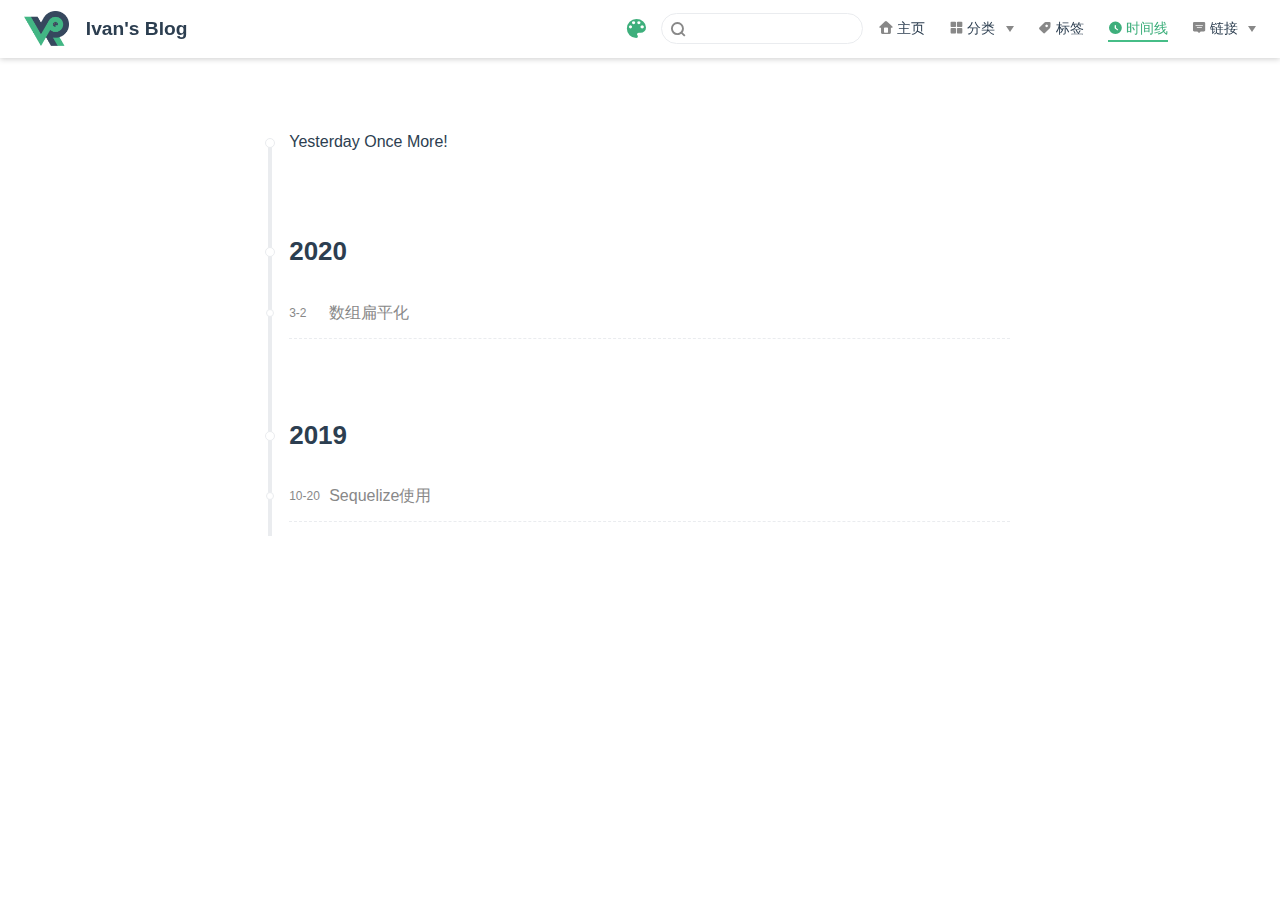
<file: timeline/index.html>
<!DOCTYPE html>
<html lang="en-US">
  <head>
    <meta charset="utf-8">
    <meta name="viewport" content="width=device-width,initial-scale=1">
    <title>Timeline | Ivan&#39;s Blog</title>
    <meta name="description" content="Tali is cheap. Show me the code.">
    <meta name="generator" content="VuePress 1.4.0">
    <link rel="icon" href="/favicon.ico">
  <meta name="viewport" content="width=device-width,initial-scale=1,user-scalable=no">
    
    <link rel="preload" href="/assets/css/0.styles.3532a1be.css" as="style"><link rel="preload" href="/assets/js/app.9d119b1f.js" as="script"><link rel="preload" href="/assets/js/8.1be6a660.js" as="script"><link rel="preload" href="/assets/js/1.ca2b4244.js" as="script"><link rel="prefetch" href="/assets/js/10.4a5be152.js"><link rel="prefetch" href="/assets/js/11.b2e9dc77.js"><link rel="prefetch" href="/assets/js/12.5ae980c0.js"><link rel="prefetch" href="/assets/js/13.6c211405.js"><link rel="prefetch" href="/assets/js/3.50623cda.js"><link rel="prefetch" href="/assets/js/4.9c00b11f.js"><link rel="prefetch" href="/assets/js/5.e4a0d7f7.js"><link rel="prefetch" href="/assets/js/6.ef74663c.js"><link rel="prefetch" href="/assets/js/7.fd31a731.js"><link rel="prefetch" href="/assets/js/9.ade3a5e7.js">
    <link rel="stylesheet" href="/assets/css/0.styles.3532a1be.css">
  </head>
  <body>
    <div id="app" data-server-rendered="true"><div data-v-3cbc0e8d><div class="theme-container no-sidebar" data-v-319dd33c data-v-3cbc0e8d><div data-v-319dd33c><div id="loader-wrapper" class="loading-wrapper" data-v-4b73742e data-v-319dd33c data-v-319dd33c><div class="loader-main" data-v-4b73742e><div data-v-4b73742e></div><div data-v-4b73742e></div><div data-v-4b73742e></div><div data-v-4b73742e></div></div> <!----> <!----></div> <div class="password-shadow password-wrapper-out" style="display:none;" data-v-1e2a0cc0 data-v-319dd33c data-v-319dd33c><h3 class="title" style="display:none;" data-v-1e2a0cc0 data-v-1e2a0cc0>Ivan's Blog</h3> <!----> <label id="box" class="inputBox" style="display:none;" data-v-1e2a0cc0 data-v-1e2a0cc0><input type="password" value="" data-v-1e2a0cc0> <span data-v-1e2a0cc0>Konck! Knock!</span> <button data-v-1e2a0cc0>OK</button></label> <div class="footer" style="display:none;" data-v-1e2a0cc0 data-v-1e2a0cc0><span data-v-1e2a0cc0><i class="iconfont reco-theme" data-v-1e2a0cc0></i> <a target="blank" href="https://vuepress-theme-reco.recoluan.com" data-v-1e2a0cc0>vuePress-theme-reco</a></span> <span data-v-1e2a0cc0><i class="iconfont reco-copyright" data-v-1e2a0cc0></i> <a data-v-1e2a0cc0><span data-v-1e2a0cc0>Ivan</span>
            
          <span data-v-1e2a0cc0>2017 - </span>
          2020
        </a></span></div></div> <div class="hide" data-v-319dd33c><header class="navbar" data-v-319dd33c><div class="sidebar-button"><svg xmlns="http://www.w3.org/2000/svg" aria-hidden="true" role="img" viewBox="0 0 448 512" class="icon"><path fill="currentColor" d="M436 124H12c-6.627 0-12-5.373-12-12V80c0-6.627 5.373-12 12-12h424c6.627 0 12 5.373 12 12v32c0 6.627-5.373 12-12 12zm0 160H12c-6.627 0-12-5.373-12-12v-32c0-6.627 5.373-12 12-12h424c6.627 0 12 5.373 12 12v32c0 6.627-5.373 12-12 12zm0 160H12c-6.627 0-12-5.373-12-12v-32c0-6.627 5.373-12 12-12h424c6.627 0 12 5.373 12 12v32c0 6.627-5.373 12-12 12z"></path></svg></div> <a href="/" class="home-link router-link-active"><img src="/logo.png" alt="Ivan's Blog" class="logo"> <span class="site-name">Ivan's Blog</span></a> <div class="links"><div class="color-picker"><a class="color-button"><i class="iconfont reco-color"></i></a> <div class="color-picker-menu" style="display:none;"><div class="mode-options"><h4 class="title">Choose mode</h4> <ul class="color-mode-options"><li class="dark">dark</li><li class="auto active">auto</li><li class="light">light</li></ul></div></div></div> <div class="search-box"><i class="iconfont reco-search"></i> <input aria-label="Search" autocomplete="off" spellcheck="false" value=""> <!----></div> <nav class="nav-links can-hide"><div class="nav-item"><a href="/" class="nav-link"><i class="iconfont reco-home"></i>
  主页
</a></div><div class="nav-item"><div class="dropdown-wrapper"><a class="dropdown-title"><span class="title"><i class="iconfont reco-category"></i>
      分类
    </span> <span class="arrow right"></span></a> <ul class="nav-dropdown" style="display:none;"><li class="dropdown-item"><!----> <a href="/categories/算法/" class="nav-link"><i class="iconfont undefined"></i>
  算法
</a></li><li class="dropdown-item"><!----> <a href="/categories/ORM/" class="nav-link"><i class="iconfont undefined"></i>
  ORM
</a></li></ul></div></div><div class="nav-item"><a href="/tag/" class="nav-link"><i class="iconfont reco-tag"></i>
  标签
</a></div><div class="nav-item"><a href="/timeline/" class="nav-link router-link-exact-active router-link-active"><i class="iconfont reco-date"></i>
  时间线
</a></div><div class="nav-item"><div class="dropdown-wrapper"><a class="dropdown-title"><span class="title"><i class="iconfont reco-message"></i>
      链接
    </span> <span class="arrow right"></span></a> <ul class="nav-dropdown" style="display:none;"><li class="dropdown-item"><!----> <a href="https://github.com/zyc-on" target="_blank" rel="noopener noreferrer" class="nav-link external"><i class="iconfont reco-github"></i>
  GitHub
  <svg xmlns="http://www.w3.org/2000/svg" aria-hidden="true" x="0px" y="0px" viewBox="0 0 100 100" width="15" height="15" class="icon outbound"><path fill="currentColor" d="M18.8,85.1h56l0,0c2.2,0,4-1.8,4-4v-32h-8v28h-48v-48h28v-8h-32l0,0c-2.2,0-4,1.8-4,4v56C14.8,83.3,16.6,85.1,18.8,85.1z"></path> <polygon fill="currentColor" points="45.7,48.7 51.3,54.3 77.2,28.5 77.2,37.2 85.2,37.2 85.2,14.9 62.8,14.9 62.8,22.9 71.5,22.9"></polygon></svg></a></li><li class="dropdown-item"><!----> <a href="https://www.jianshu.com/u/c80e48ec37da" target="_blank" rel="noopener noreferrer" class="nav-link external"><i class="iconfont reco-jianshu"></i>
  简书
  <svg xmlns="http://www.w3.org/2000/svg" aria-hidden="true" x="0px" y="0px" viewBox="0 0 100 100" width="15" height="15" class="icon outbound"><path fill="currentColor" d="M18.8,85.1h56l0,0c2.2,0,4-1.8,4-4v-32h-8v28h-48v-48h28v-8h-32l0,0c-2.2,0-4,1.8-4,4v56C14.8,83.3,16.6,85.1,18.8,85.1z"></path> <polygon fill="currentColor" points="45.7,48.7 51.3,54.3 77.2,28.5 77.2,37.2 85.2,37.2 85.2,14.9 62.8,14.9 62.8,22.9 71.5,22.9"></polygon></svg></a></li><li class="dropdown-item"><!----> <a href="/timeline/.html#" class="nav-link"><i class="iconfont reco-wechat"></i>
  WeChat
</a></li></ul></div></div> <!----></nav></div></header> <div class="sidebar-mask" data-v-319dd33c></div> <aside class="sidebar" data-v-319dd33c><div class="personal-info-wrapper" data-v-6c8ffc9c><img src="/avatar.jpg" alt="author-avatar" class="personal-img" data-v-6c8ffc9c> <h3 class="name" data-v-6c8ffc9c>
    Ivan
  </h3> <div class="num" data-v-6c8ffc9c><div data-v-6c8ffc9c><h3 data-v-6c8ffc9c>2</h3> <h6 data-v-6c8ffc9c>文章</h6></div> <div data-v-6c8ffc9c><h3 data-v-6c8ffc9c>3</h3> <h6 data-v-6c8ffc9c>标签</h6></div></div> <hr data-v-6c8ffc9c></div> <nav class="nav-links"><div class="nav-item"><a href="/" class="nav-link"><i class="iconfont reco-home"></i>
  主页
</a></div><div class="nav-item"><div class="dropdown-wrapper"><a class="dropdown-title"><span class="title"><i class="iconfont reco-category"></i>
      分类
    </span> <span class="arrow right"></span></a> <ul class="nav-dropdown" style="display:none;"><li class="dropdown-item"><!----> <a href="/categories/算法/" class="nav-link"><i class="iconfont undefined"></i>
  算法
</a></li><li class="dropdown-item"><!----> <a href="/categories/ORM/" class="nav-link"><i class="iconfont undefined"></i>
  ORM
</a></li></ul></div></div><div class="nav-item"><a href="/tag/" class="nav-link"><i class="iconfont reco-tag"></i>
  标签
</a></div><div class="nav-item"><a href="/timeline/" class="nav-link router-link-exact-active router-link-active"><i class="iconfont reco-date"></i>
  时间线
</a></div><div class="nav-item"><div class="dropdown-wrapper"><a class="dropdown-title"><span class="title"><i class="iconfont reco-message"></i>
      链接
    </span> <span class="arrow right"></span></a> <ul class="nav-dropdown" style="display:none;"><li class="dropdown-item"><!----> <a href="https://github.com/zyc-on" target="_blank" rel="noopener noreferrer" class="nav-link external"><i class="iconfont reco-github"></i>
  GitHub
  <svg xmlns="http://www.w3.org/2000/svg" aria-hidden="true" x="0px" y="0px" viewBox="0 0 100 100" width="15" height="15" class="icon outbound"><path fill="currentColor" d="M18.8,85.1h56l0,0c2.2,0,4-1.8,4-4v-32h-8v28h-48v-48h28v-8h-32l0,0c-2.2,0-4,1.8-4,4v56C14.8,83.3,16.6,85.1,18.8,85.1z"></path> <polygon fill="currentColor" points="45.7,48.7 51.3,54.3 77.2,28.5 77.2,37.2 85.2,37.2 85.2,14.9 62.8,14.9 62.8,22.9 71.5,22.9"></polygon></svg></a></li><li class="dropdown-item"><!----> <a href="https://www.jianshu.com/u/c80e48ec37da" target="_blank" rel="noopener noreferrer" class="nav-link external"><i class="iconfont reco-jianshu"></i>
  简书
  <svg xmlns="http://www.w3.org/2000/svg" aria-hidden="true" x="0px" y="0px" viewBox="0 0 100 100" width="15" height="15" class="icon outbound"><path fill="currentColor" d="M18.8,85.1h56l0,0c2.2,0,4-1.8,4-4v-32h-8v28h-48v-48h28v-8h-32l0,0c-2.2,0-4,1.8-4,4v56C14.8,83.3,16.6,85.1,18.8,85.1z"></path> <polygon fill="currentColor" points="45.7,48.7 51.3,54.3 77.2,28.5 77.2,37.2 85.2,37.2 85.2,14.9 62.8,14.9 62.8,22.9 71.5,22.9"></polygon></svg></a></li><li class="dropdown-item"><!----> <a href="/timeline/.html#" class="nav-link"><i class="iconfont reco-wechat"></i>
  WeChat
</a></li></ul></div></div> <!----></nav>  <ul class="sidebar-links"><li><section class="sidebar-group depth-0"><p class="sidebar-heading open"><span></span> <!----></p> <!----></section></li></ul> </aside> <div class="password-shadow password-wrapper-in" style="display:none;" data-v-1e2a0cc0 data-v-319dd33c><h3 class="title" style="display:none;" data-v-1e2a0cc0 data-v-1e2a0cc0>Timeline</h3> <!----> <label id="box" class="inputBox" style="display:none;" data-v-1e2a0cc0 data-v-1e2a0cc0><input type="password" value="" data-v-1e2a0cc0> <span data-v-1e2a0cc0>Konck! Knock!</span> <button data-v-1e2a0cc0>OK</button></label> <div class="footer" style="display:none;" data-v-1e2a0cc0 data-v-1e2a0cc0><span data-v-1e2a0cc0><i class="iconfont reco-theme" data-v-1e2a0cc0></i> <a target="blank" href="https://vuepress-theme-reco.recoluan.com" data-v-1e2a0cc0>vuePress-theme-reco</a></span> <span data-v-1e2a0cc0><i class="iconfont reco-copyright" data-v-1e2a0cc0></i> <a data-v-1e2a0cc0><span data-v-1e2a0cc0>Ivan</span>
            
          <span data-v-1e2a0cc0>2017 - </span>
          2020
        </a></span></div></div> <div data-v-319dd33c><ul class="timeline-wrapper" data-v-319dd33c data-v-3cbc0e8d><li class="desc" style="display:none;" data-v-3cbc0e8d data-v-3cbc0e8d>Yesterday Once More!</li> <li style="display:none;" data-v-3cbc0e8d data-v-3cbc0e8d><h3 class="year" data-v-3cbc0e8d>2020</h3> <ul class="year-wrapper" data-v-3cbc0e8d><li data-v-3cbc0e8d><span class="date" data-v-3cbc0e8d>3-2</span> <span class="title" data-v-3cbc0e8d>数组扁平化</span></li></ul></li><li style="display:none;" data-v-3cbc0e8d data-v-3cbc0e8d><h3 class="year" data-v-3cbc0e8d>2019</h3> <ul class="year-wrapper" data-v-3cbc0e8d><li data-v-3cbc0e8d><span class="date" data-v-3cbc0e8d>10-20</span> <span class="title" data-v-3cbc0e8d>Sequelize使用</span></li></ul></li></ul> <div style="display:none;" data-v-319dd33c data-v-319dd33c><div class="comments-wrapper" style="display:none;" data-v-319dd33c><div class="vssue vssue-wrapper"><svg style="display:none;"><symbol id="vssue-icon-bitbucket" viewBox="0 0 1024 1024"><path d="M579.5522464 489.45249493q4.8371808 38.38537173-30.81752427 61.55702827t-67.95459093 3.66689493q-23.79580907-10.37653333-32.6119616-35.34262826t-0.31207573-50.01020907 31.67573333-35.34262827q21.92335253-11.00068587 44.1587808-7.33379093t39.00952427 21.61127573 16.77409493 41.1160384zM647.19476053 476.65737173q-8.50407573-65.22392427-68.8908192-99.9424t-120.07131413-7.9579424q-38.38537173 17.08617173-61.24495253 53.9111616t-21.0651424 78.95527574q2.41859093 55.4715424 47.20152426 94.48106666t100.87862827 34.1723424q55.4715424-4.8371808 92.60860907-51.18049493t30.50544746-102.43900907zM792.93434133 146.32472427q-12.17097173-16.4620192-34.1723424-27.15062827t-35.34262826-13.41927573-43.30057174-7.64586667q-177.33729493-28.63299093-345.00022826 1.24830507-26.2144 4.29104747-40.25782827 7.33379093t-33.54819093 13.41927573-30.50544747 26.2144q18.2564576 17.08617173 46.34331413 27.6967616t44.78293334 13.41927574 53.36502826 7.02171413q138.95192427 17.71032427 273.06666667 0.62415253 38.38537173-4.8371808 54.53531413-7.33379093t44.1587808-13.1072 45.7191616-28.32091413zM827.65281813 777.10872427q-4.8371808 15.83786667-9.44030506 46.65539093t-8.50407574 51.18049493-17.39824746 42.6764192-35.34262827 34.4064q-52.4288 29.2571424-115.46819093 43.61264747t-123.1140576 13.41927573-122.8019808-11.3127616q-28.0088384-4.8371808-49.69813334-11.00068586t-46.65539093-16.4620192-44.4708576-26.52647574-31.67573333-37.4491424q-15.21371413-58.51428587-34.71847574-177.96144746l3.66689494-9.7523808 11.00068586-5.46133334q135.9091808 90.1900192 308.72137174 90.1900192t309.34552426-90.1900192q12.79512427 3.66689493 14.5895616 14.04342827t-3.0427424 27.46270507-4.8371808 22.54750506zM937.97175147 191.41973333q-15.83786667 101.8148576-67.64251414 399.22346667-3.0427424 18.2564576-16.4620192 34.1723424t-26.52647573 24.3419424-33.23611413 18.88060907q-153.61950507 76.7707424-371.8387808 53.67710506-151.12289493-16.4620192-240.14262827-84.72868586-9.12822827-7.33379093-15.52579093-16.1499424t-10.37653334-21.2992-5.46133333-20.75306667-3.66689493-24.10788587-3.3548192-21.2992q-5.46133333-30.50544747-16.1499424-91.43832426t-17.08617174-98.4600384-14.35550506-89.8779424-13.41927574-96.27550507q1.7944384-15.83786667 10.68860907-29.5692192t19.19268587-22.8595808 27.46270506-18.2564576 28.0088384-13.73135253 29.2571424-11.3127616q76.22460907-28.0088384 190.75657174-39.00952427 231.0144-22.54750507 412.01859093 30.50544747 94.48106667 28.0088384 131.072 74.35215253 9.7523808 12.17097173 10.0644576 31.0515808t-3.3548192 32.9240384z"></path></symbol> <symbol id="vssue-icon-gitea" viewBox="0 0 1024 1024"><path d="M184.31868985 236.10860742C106.94832667 235.94086648 3.32655508 285.13080468 9.02973665 408.46209936c8.93218827 192.65010787 206.32096845 210.5144844 285.20099725 212.06608453 8.63864186 36.14810496 101.48307766 160.77938883 170.21479898 167.32127321h301.09442177c180.57278288-11.99345499 315.77172611-546.07960359 215.54670217-548.09249109-165.7696721 7.79993906-264.02374305 11.74184405-348.27147151 12.41280591v166.69224585l-26.25140843-11.61603761-0.16773997-154.99233728c-96.70246985-0.04193548-181.83083757-4.52899687-343.4069947-12.49667687-20.21274496-0.12580547-48.39316992-3.5644886-78.67035236-3.64835859z m10.94507577 68.14462849h9.22573371c10.98701124 98.75729283 28.85138778 156.50200291 64.99949274 244.73357185-92.25734394-10.90314029-170.75995634-37.69970509-185.18564974-137.75698809-7.46445813-51.78991757 17.69663558-105.84433456 110.96042329-107.01851827z m358.83913087 97.07988723c6.29027343 0.08386999 12.70635233 1.25805468 18.74501482 4.02577499l31.40943263 13.54505513-22.51917887 41.05451824a28.18042496 25.03528825 0 0 0-10.10637297 1.59353561 28.18042496 25.03528825 0 0 0-16.98373825 32.038459 28.18042496 25.03528825 0 0 0 4.69673781 7.29671718l-38.83195528 70.70267333a28.18042496 25.03528825 0 0 0-9.30960467 1.59353659 28.18042496 25.03528825 0 0 0-16.98373825 32.038459 28.18042496 25.03528825 0 0 0 36.06423497 15.09665623 28.18042496 25.03528825 0 0 0 16.94180276-32.08039449 28.18042496 25.03528825 0 0 0-6.62575434-9.22573468l37.82551056-68.85752581a28.18042496 25.03528825 0 0 0 12.28700044-1.25805469 28.18042496 25.03528825 0 0 0 8.93218826-4.69673783c14.59343435 6.12253248 26.54495386 11.11281671 35.14166122 15.34826717 12.91602778 6.37414341 17.48696012 10.60959485 18.87082027 15.30633169 1.38386015 4.61286685-0.12580547 13.50312062-7.42252263 29.10299872-5.45157063 11.61603859-14.46762889 28.09655497-25.11915823 47.51253164a28.18042496 25.03528825 0 0 0-10.52572486 1.59353659 28.18042496 25.03528825 0 0 0-16.98373826 32.038459 28.18042496 25.03528825 0 0 0 36.06423498 15.09665623 28.18042496 25.03528825 0 0 0 16.94180278-32.03845901 28.18042496 25.03528825 0 0 0-5.74511608-8.47090188c10.52572388-19.20630122 19.58371762-35.72875308 25.41270465-48.14155897 7.88380904-16.85793279 11.99345499-29.39654416 8.38703091-41.51580463-3.60642311-12.11926046-14.67730434-20.0030695-29.35460966-27.25785217-9.6450856-4.73867233-21.68047607-9.77089106-36.06423399-15.80955357a28.18042496 25.03528825 0 0 0-1.59353562-10.022502 28.18042496 25.03528825 0 0 0-6.08059796-8.7644483l22.14176246-40.38355541 122.61839638 52.96410227c22.14176247 9.6031511 31.2836262 33.12877372 20.54822685 52.8382968l-84.28966393 154.32137544c-10.77733482 19.66758857-37.23841869 27.80300855-59.38018118 18.24179293l-173.48574115-74.98005927c-22.14176247-9.5612156-31.32556167-33.12877372-20.54822687-52.83829679l84.28966395-154.27943995c7.38058716-13.54505513 22.22563246-21.59660511 37.951317-22.22563246h2.68384935z"></path></symbol> <symbol id="vssue-icon-gitee" viewBox="0 0 1024 1024"><path d="M978.404275 409.561604H455.061338c-25.117645 0-45.499734 20.382089-45.499734 45.499734l-0.031997 113.781333c0 25.117645 20.350092 45.499734 45.499734 45.531731h318.594132c25.117645 0 45.499734 20.382089 45.499734 45.499735v22.749867a136.5312 136.5312 0 0 1-136.5312 136.5312H250.248539a45.499734 45.499734 0 0 1-45.499734-45.499734V341.343999a136.5312 136.5312 0 0 1 136.5312-136.5312L978.308284 204.780802c25.117645 0 45.499734-20.350092 45.499734-45.467738L1023.904009 45.531731h0.031997A45.499734 45.499734 0 0 0 978.468269 0h-0.031997L341.343999 0.031997C152.84967 0.031997 0.031997 152.84967 0.031997 341.343999v637.092273c0 25.117645 20.382089 45.499734 45.499734 45.499734h671.233072a307.171203 307.171203 0 0 0 307.171203-307.171203v-261.671468c0-25.117645-20.382089-45.499734-45.499734-45.499734z"></path></symbol> <symbol id="vssue-icon-github" viewBox="0 0 1024 1024"><path d="M512 20.4425c-278.334 0-504 225.6345-504 504 0 222.6735 144.4275 411.6105 344.673 478.233 25.2 4.662 34.461-10.9305 34.461-24.255 0-12.0015-0.4725-51.723-0.693-93.8385-140.238 30.492-169.8165-59.472-169.8165-59.472-22.932-58.2435-55.944-73.7415-55.944-73.7415-45.738-31.2795 3.465-30.6495 3.465-30.6495 50.589 3.5595 77.238 51.9435 77.238 51.9435 44.9505 77.049 117.9045 54.7785 146.664 41.895 4.5045-32.571 17.577-54.81 32.004-67.41-111.951-12.726-229.635-55.9755-229.635-249.0705 0-55.0305 19.6875-99.981 51.9435-135.2925-5.229-12.6945-22.491-63.945 4.8825-133.371 0 0 42.336-13.545 138.6315 51.66 40.194-11.1825 83.3175-16.758 126.1575-16.9785 42.8085 0.189 85.9635 5.796 126.252 16.9785 96.201-65.205 138.4425-51.66 138.4425-51.66 27.4365 69.426 10.1745 120.6765 4.9455 133.371 32.319 35.28 51.8805 80.262 51.8805 135.2925 0 193.5675-117.9045 236.187-230.139 248.6925 18.081 15.6555 34.1775 46.305 34.1775 93.3345 0 67.4415-0.5985 121.716-0.5985 138.3165 0 13.419 9.072 29.1375 34.6185 24.192 200.151-66.717 344.3895-255.5595 344.3895-478.17 0-278.3655-225.666-504-504-504z"></path></symbol> <symbol id="vssue-icon-gitlab" viewBox="0 0 1024 1024"><path d="M66.61375986 405.11600042L512.11376028 976.03999972 23.84576 621.65599958a39.312 39.312 0 0 1-14.07600042-43.30799944l56.8080007-173.26800028z m259.88400014 0h371.26800014L512.14975986 976.03999972zM215.11376 60.88400042l111.384 344.232H66.61375986l111.384-344.232a19.72800014 19.72800014 0 0 1 37.11600014 0z m742.49999972 344.232l56.8080007 173.2679993a39.23999986 39.23999986 0 0 1-14.07600042 43.30800042l-488.26800028 354.38400014 445.50000042-570.92400028z m0 0h-259.88400014l111.384-344.232a19.72800014 19.72800014 0 0 1 37.11600014 0z"></path></symbol> <symbol id="vssue-icon-loading" viewBox="0 0 1024 1024"><path d="M843.307 742.24c0 3.217 2.607 5.824 5.824 5.824s5.824-2.607 5.824-5.824a5.823 5.823 0 0 0-5.824-5.824 5.823 5.823 0 0 0-5.824 5.824zM714.731 874.912c0 6.398 5.186 11.584 11.584 11.584s11.584-5.186 11.584-11.584-5.186-11.584-11.584-11.584-11.584 5.186-11.584 11.584zM541.419 943.2c0 9.614 7.794 17.408 17.408 17.408s17.408-7.794 17.408-17.408-7.794-17.408-17.408-17.408-17.408 7.794-17.408 17.408z m-186.56-9.152c0 12.795 10.373 23.168 23.168 23.168s23.168-10.373 23.168-23.168-10.373-23.168-23.168-23.168-23.168 10.373-23.168 23.168zM189.355 849.12c0 16.012 12.98 28.992 28.992 28.992s28.992-12.98 28.992-28.992-12.98-28.992-28.992-28.992-28.992 12.98-28.992 28.992zM74.731 704.736c0 19.228 15.588 34.816 34.816 34.816s34.816-15.588 34.816-34.816-15.588-34.816-34.816-34.816-34.816 15.588-34.816 34.816z m-43.008-177.28c0 22.41 18.166 40.576 40.576 40.576s40.576-18.166 40.576-40.576-18.166-40.576-40.576-40.576-40.576 18.166-40.576 40.576z m35.392-176.128c0 25.626 20.774 46.4 46.4 46.4s46.4-20.774 46.4-46.4c0-25.626-20.774-46.4-46.4-46.4-25.626 0-46.4 20.774-46.4 46.4z m106.176-142.016c0 28.843 23.381 52.224 52.224 52.224s52.224-23.381 52.224-52.224c0-28.843-23.381-52.224-52.224-52.224-28.843 0-52.224 23.381-52.224 52.224z m155.904-81.344c0 32.024 25.96 57.984 57.984 57.984s57.984-25.96 57.984-57.984-25.96-57.984-57.984-57.984-57.984 25.96-57.984 57.984z m175.104-5.056c0 35.24 28.568 63.808 63.808 63.808s63.808-28.568 63.808-63.808c0-35.24-28.568-63.808-63.808-63.808-35.24 0-63.808 28.568-63.808 63.808z m160.32 72.128c0 38.421 31.147 69.568 69.568 69.568s69.568-31.147 69.568-69.568-31.147-69.568-69.568-69.568-69.568 31.147-69.568 69.568z m113.92 135.488c0 41.638 33.754 75.392 75.392 75.392s75.392-33.754 75.392-75.392-33.754-75.392-75.392-75.392-75.392 33.754-75.392 75.392z m45.312 175.488c0 44.854 36.362 81.216 81.216 81.216s81.216-36.362 81.216-81.216c0-44.854-36.362-81.216-81.216-81.216-44.854 0-81.216 36.362-81.216 81.216z"></path></symbol> <symbol id="vssue-icon-like" viewBox="0 0 1024 1024"><path d="M885.9 533.7c16.8-22.2 26.1-49.4 26.1-77.7 0-44.9-25.1-87.4-65.5-111.1a67.67 67.67 0 0 0-34.3-9.3H572.4l6-122.9c1.4-29.7-9.1-57.9-29.5-79.4-20.5-21.5-48.1-33.4-77.9-33.4-52 0-98 35-111.8 85.1l-85.9 311H144c-17.7 0-32 14.3-32 32v364c0 17.7 14.3 32 32 32h601.3c9.2 0 18.2-1.8 26.5-5.4 47.6-20.3 78.3-66.8 78.3-118.4 0-12.6-1.8-25-5.4-37 16.8-22.2 26.1-49.4 26.1-77.7 0-12.6-1.8-25-5.4-37 16.8-22.2 26.1-49.4 26.1-77.7-0.2-12.6-2-25.1-5.6-37.1zM184 852V568h81v284h-81z m636.4-353l-21.9 19 13.9 25.4c4.6 8.4 6.9 17.6 6.9 27.3 0 16.5-7.2 32.2-19.6 43l-21.9 19 13.9 25.4c4.6 8.4 6.9 17.6 6.9 27.3 0 16.5-7.2 32.2-19.6 43l-21.9 19 13.9 25.4c4.6 8.4 6.9 17.6 6.9 27.3 0 22.4-13.2 42.6-33.6 51.8H329V564.8l99.5-360.5c5.2-18.9 22.5-32.2 42.2-32.3 7.6 0 15.1 2.2 21.1 6.7 9.9 7.4 15.2 18.6 14.6 30.5l-9.6 198.4h314.4C829 418.5 840 436.9 840 456c0 16.5-7.2 32.1-19.6 43z"></path></symbol> <symbol id="vssue-icon-unlike" viewBox="0 0 1024 1024"><path d="M885.9 490.3c3.6-12 5.4-24.4 5.4-37 0-28.3-9.3-55.5-26.1-77.7 3.6-12 5.4-24.4 5.4-37 0-28.3-9.3-55.5-26.1-77.7 3.6-12 5.4-24.4 5.4-37 0-51.6-30.7-98.1-78.3-118.4-8.3-3.6-17.2-5.4-26.5-5.4H144c-17.7 0-32 14.3-32 32v364c0 17.7 14.3 32 32 32h129.3l85.8 310.8C372.9 889 418.9 924 470.9 924c29.7 0 57.4-11.8 77.9-33.4 20.5-21.5 31-49.7 29.5-79.4l-6-122.9h239.9c12.1 0 23.9-3.2 34.3-9.3 40.4-23.5 65.5-66.1 65.5-111 0-28.3-9.3-55.5-26.1-77.7zM184 456V172h81v284h-81z m627.2 160.4H496.8l9.6 198.4c0.6 11.9-4.7 23.1-14.6 30.5-6.1 4.5-13.6 6.8-21.1 6.7-19.6-0.1-36.9-13.4-42.2-32.3L329 459.2V172h415.4c20.4 9.2 33.6 29.4 33.6 51.8 0 9.7-2.3 18.9-6.9 27.3l-13.9 25.4 21.9 19c12.5 10.8 19.6 26.5 19.6 43 0 9.7-2.3 18.9-6.9 27.3l-13.9 25.4 21.9 19c12.5 10.8 19.6 26.5 19.6 43 0 9.7-2.3 18.9-6.9 27.3l-14 25.5 21.9 19c12.5 10.8 19.6 26.5 19.6 43 0 19.1-11 37.5-28.8 48.4z"></path></symbol> <symbol id="vssue-icon-heart" viewBox="0 0 1024 1024"><path d="M923 283.6c-13.4-31.1-32.6-58.9-56.9-82.8-24.3-23.8-52.5-42.4-84-55.5-32.5-13.5-66.9-20.3-102.4-20.3-49.3 0-97.4 13.5-139.2 39-10 6.1-19.5 12.8-28.5 20.1-9-7.3-18.5-14-28.5-20.1-41.8-25.5-89.9-39-139.2-39-35.5 0-69.9 6.8-102.4 20.3-31.4 13-59.7 31.7-84 55.5-24.4 23.9-43.5 51.7-56.9 82.8-13.9 32.3-21 66.6-21 101.9 0 33.3 6.8 68 20.3 103.3 11.3 29.5 27.5 60.1 48.2 91 32.8 48.9 77.9 99.9 133.9 151.6 92.8 85.7 184.7 144.9 188.6 147.3l23.7 15.2c10.5 6.7 24 6.7 34.5 0l23.7-15.2c3.9-2.5 95.7-61.6 188.6-147.3 56-51.7 101.1-102.7 133.9-151.6 20.7-30.9 37-61.5 48.2-91 13.5-35.3 20.3-70 20.3-103.3 0.1-35.3-7-69.6-20.9-101.9zM512 814.8S156 586.7 156 385.5C156 283.6 240.3 201 344.3 201c73.1 0 136.5 40.8 167.7 100.4C543.2 241.8 606.6 201 679.7 201c104 0 188.3 82.6 188.3 184.5 0 201.2-356 429.3-356 429.3z"></path></symbol> <symbol id="vssue-icon-edit" viewBox="0 0 1024 1024"><path d="M723.2 917.76H286.72c-65.28 0-118.4-51.2-118.4-113.92V261.76C168.32 198.4 221.44 147.2 286.72 147.2h375.04c17.92 0 32 14.08 32 32s-14.08 32-32 32H286.72c-30.08 0-54.4 22.4-54.4 49.92v542.08c0 27.52 24.32 49.92 54.4 49.92H723.2c30.08 0 54.4-22.4 54.4-49.92V440.32c0-17.92 14.08-32 32-32s32 14.08 32 32v363.52c0 62.72-53.12 113.92-118.4 113.92z"></path> <path d="M499.84 602.24c-7.68 0-14.72-2.56-21.12-7.68-13.44-11.52-14.72-32-3.2-45.44L780.16 198.4c11.52-13.44 32-14.72 45.44-3.2s14.72 32 3.2 45.44L524.16 591.36c-6.4 7.04-15.36 10.88-24.32 10.88z"></path></symbol> <symbol id="vssue-icon-delete" viewBox="0 0 1024 1024"><path d="M677.647059 256l0-90.352941c0-37.436235-23.461647-60.235294-61.771294-60.235294L408.094118 105.411765c-38.249412 0-61.741176 22.799059-61.741176 60.235294l0 90.352941-180.705882 0 0 60.235294 60.235294 0 0 512c0 54.272 33.972706 90.352941 90.352941 90.352941l391.529412 0c55.085176 0 90.352941-33.490824 90.352941-90.352941l0-512 60.235294 0 0-60.235294L677.647059 256zM406.588235 165.647059l210.823529 0-1.264941 90.352941L406.588235 256 406.588235 165.647059zM737.882353 858.352941l-451.764706 0 0-542.117647 451.764706 0L737.882353 858.352941zM466.823529 376.470588l-58.729412 0-1.505882 391.529412 60.235294 0L466.823529 376.470588zM617.411765 376.470588l-60.235294 0 0 391.529412 60.235294 0L617.411765 376.470588z"></path></symbol> <symbol id="vssue-icon-reply" viewBox="0 0 1024 1024"><path d="M426.666667 384 426.666667 213.333333 128 512 426.666667 810.666667 426.666667 635.733333C640 635.733333 789.333333 704 896 853.333333 853.333333 640 725.333333 426.666667 426.666667 384Z"></path></symbol> <symbol id="vssue-icon-error" viewBox="0 0 1024 1024"><path d="M512 720m-48 0a48 48 0 1 0 96 0 48 48 0 1 0-96 0Z"></path> <path d="M480 416v184c0 4.4 3.6 8 8 8h48c4.4 0 8-3.6 8-8V416c0-4.4-3.6-8-8-8h-48c-4.4 0-8 3.6-8 8z"></path> <path d="M955.7 856l-416-720c-6.2-10.7-16.9-16-27.7-16s-21.6 5.3-27.7 16l-416 720C56 877.4 71.4 904 96 904h832c24.6 0 40-26.6 27.7-48z m-783.5-27.9L512 239.9l339.8 588.2H172.2z"></path></symbol></svg> <div class="vssue-header"><a target="_blank" class="vssue-header-comments-count"><span>
      Comments
    </span></a> <span class="vssue-header-powered-by"><span>Powered by</span> <!----> <a href="https://github.com/meteorlxy/vssue" target="_blank" title="Vssue v1.4.3">
      Vssue
    </a></span></div> <div class="vssue-status"><svg aria-hidden="true" class="vssue-icon vssue-icon-loading"><title></title><use xlink:href="#vssue-icon-loading"></use></svg> <p class="vssue-status-info"><span>
        Initializing...
      </span></p></div></div></div></div></div></div></div></div></div><div class="global-ui"><div class="back-to-ceiling" style="right:1rem;bottom:6rem;width:2.5rem;height:2.5rem;border-radius:.25rem;line-height:2.5rem;display:none;" data-v-a81d141e data-v-a81d141e><svg t="1574745035067" viewBox="0 0 1024 1024" version="1.1" xmlns="http://www.w3.org/2000/svg" p-id="5404" class="icon" data-v-a81d141e><path d="M526.60727968 10.90185116a27.675 27.675 0 0 0-29.21455937 0c-131.36607665 82.28402758-218.69155461 228.01873535-218.69155402 394.07834331a462.20625001 462.20625001 0 0 0 5.36959153 69.94390903c1.00431239 6.55289093-0.34802892 13.13561351-3.76865779 18.80351572-32.63518765 54.11355614-51.75690182 118.55860487-51.7569018 187.94566865a371.06718723 371.06718723 0 0 0 11.50484808 91.98906777c6.53300375 25.50556257 41.68394495 28.14064038 52.69160883 4.22606766 17.37162448-37.73630017 42.14135425-72.50938081 72.80769204-103.21549295 2.18761121 3.04276886 4.15646224 6.24463696 6.40373557 9.22774369a1871.4375 1871.4375 0 0 0 140.04691725 5.34970492 1866.36093723 1866.36093723 0 0 0 140.04691723-5.34970492c2.24727335-2.98310674 4.21612437-6.18497483 6.3937923-9.2178004 30.66633723 30.70611158 55.4360664 65.4791928 72.80769147 103.21549355 11.00766384 23.91457269 46.15860503 21.27949489 52.69160879-4.22606768a371.15156223 371.15156223 0 0 0 11.514792-91.99901164c0-69.36717486-19.13165746-133.82216804-51.75690182-187.92578088-3.42062944-5.66790279-4.76302748-12.26056868-3.76865837-18.80351632a462.20625001 462.20625001 0 0 0 5.36959269-69.943909c-0.00994388-166.08943902-87.32547796-311.81420293-218.6915546-394.09823051zM605.93803103 357.87693858a93.93749974 93.93749974 0 1 1-187.89594924 6.1e-7 93.93749974 93.93749974 0 0 1 187.89594924-6.1e-7z" p-id="5405" data-v-a81d141e></path><path d="M429.50777625 765.63860547C429.50777625 803.39355007 466.44236686 1000.39046097 512.00932183 1000.39046097c45.56695499 0 82.4922232-197.00623328 82.5015456-234.7518555 0-37.75494459-36.9345906-68.35043303-82.4922232-68.34111062-45.57627738-0.00932239-82.52019037 30.59548842-82.51086798 68.34111062z" p-id="5406" data-v-a81d141e></path></svg></div></div></div>
    <script src="/assets/js/app.9d119b1f.js" defer></script><script src="/assets/js/8.1be6a660.js" defer></script><script src="/assets/js/1.ca2b4244.js" defer></script>
  </body>
</html>
</file>
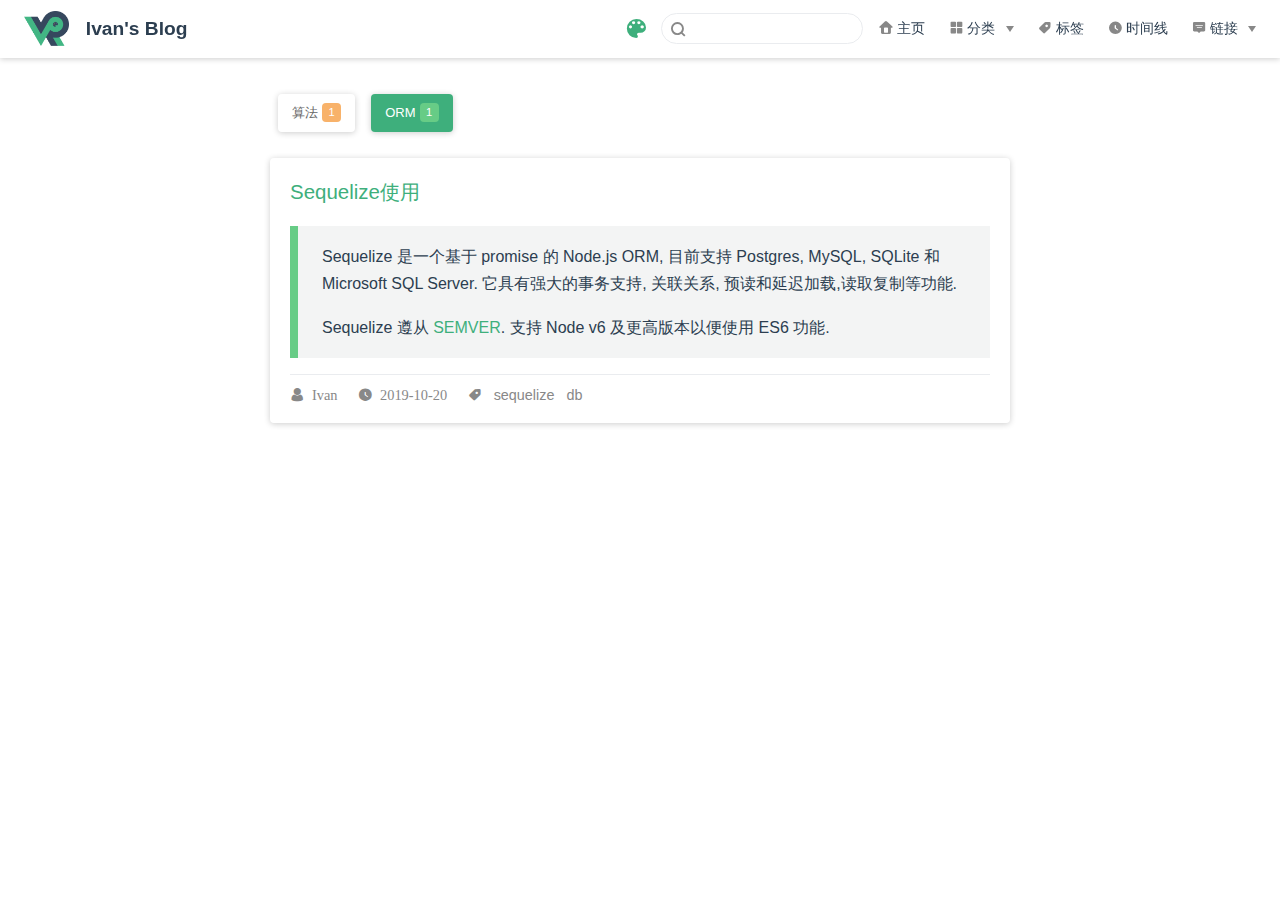
<file: categories/ORM/index.html>
<!DOCTYPE html>
<html lang="en-US">
  <head>
    <meta charset="utf-8">
    <meta name="viewport" content="width=device-width,initial-scale=1">
    <title>ORM categories | Ivan&#39;s Blog</title>
    <meta name="description" content="Tali is cheap. Show me the code.">
    <meta name="generator" content="VuePress 1.4.0">
    <link rel="icon" href="/favicon.ico">
  <meta name="viewport" content="width=device-width,initial-scale=1,user-scalable=no">
    
    <link rel="preload" href="/assets/css/0.styles.3532a1be.css" as="style"><link rel="preload" href="/assets/js/app.9d119b1f.js" as="script"><link rel="preload" href="/assets/js/6.ef74663c.js" as="script"><link rel="preload" href="/assets/js/1.ca2b4244.js" as="script"><link rel="prefetch" href="/assets/js/10.4a5be152.js"><link rel="prefetch" href="/assets/js/11.b2e9dc77.js"><link rel="prefetch" href="/assets/js/12.5ae980c0.js"><link rel="prefetch" href="/assets/js/13.6c211405.js"><link rel="prefetch" href="/assets/js/3.50623cda.js"><link rel="prefetch" href="/assets/js/4.9c00b11f.js"><link rel="prefetch" href="/assets/js/5.e4a0d7f7.js"><link rel="prefetch" href="/assets/js/7.fd31a731.js"><link rel="prefetch" href="/assets/js/8.1be6a660.js"><link rel="prefetch" href="/assets/js/9.ade3a5e7.js">
    <link rel="stylesheet" href="/assets/css/0.styles.3532a1be.css">
  </head>
  <body>
    <div id="app" data-server-rendered="true"><div class="categories-wrapper" data-v-7d81bf34><div class="theme-container no-sidebar" data-v-319dd33c data-v-7d81bf34><div data-v-319dd33c><div id="loader-wrapper" class="loading-wrapper" data-v-4b73742e data-v-319dd33c data-v-319dd33c><div class="loader-main" data-v-4b73742e><div data-v-4b73742e></div><div data-v-4b73742e></div><div data-v-4b73742e></div><div data-v-4b73742e></div></div> <!----> <!----></div> <div class="password-shadow password-wrapper-out" style="display:none;" data-v-1e2a0cc0 data-v-319dd33c data-v-319dd33c><h3 class="title" style="display:none;" data-v-1e2a0cc0 data-v-1e2a0cc0>Ivan's Blog</h3> <!----> <label id="box" class="inputBox" style="display:none;" data-v-1e2a0cc0 data-v-1e2a0cc0><input type="password" value="" data-v-1e2a0cc0> <span data-v-1e2a0cc0>Konck! Knock!</span> <button data-v-1e2a0cc0>OK</button></label> <div class="footer" style="display:none;" data-v-1e2a0cc0 data-v-1e2a0cc0><span data-v-1e2a0cc0><i class="iconfont reco-theme" data-v-1e2a0cc0></i> <a target="blank" href="https://vuepress-theme-reco.recoluan.com" data-v-1e2a0cc0>vuePress-theme-reco</a></span> <span data-v-1e2a0cc0><i class="iconfont reco-copyright" data-v-1e2a0cc0></i> <a data-v-1e2a0cc0><span data-v-1e2a0cc0>Ivan</span>
            
          <span data-v-1e2a0cc0>2017 - </span>
          2020
        </a></span></div></div> <div class="hide" data-v-319dd33c><header class="navbar" data-v-319dd33c><div class="sidebar-button"><svg xmlns="http://www.w3.org/2000/svg" aria-hidden="true" role="img" viewBox="0 0 448 512" class="icon"><path fill="currentColor" d="M436 124H12c-6.627 0-12-5.373-12-12V80c0-6.627 5.373-12 12-12h424c6.627 0 12 5.373 12 12v32c0 6.627-5.373 12-12 12zm0 160H12c-6.627 0-12-5.373-12-12v-32c0-6.627 5.373-12 12-12h424c6.627 0 12 5.373 12 12v32c0 6.627-5.373 12-12 12zm0 160H12c-6.627 0-12-5.373-12-12v-32c0-6.627 5.373-12 12-12h424c6.627 0 12 5.373 12 12v32c0 6.627-5.373 12-12 12z"></path></svg></div> <a href="/" class="home-link router-link-active"><img src="/logo.png" alt="Ivan's Blog" class="logo"> <span class="site-name">Ivan's Blog</span></a> <div class="links"><div class="color-picker"><a class="color-button"><i class="iconfont reco-color"></i></a> <div class="color-picker-menu" style="display:none;"><div class="mode-options"><h4 class="title">Choose mode</h4> <ul class="color-mode-options"><li class="dark">dark</li><li class="auto active">auto</li><li class="light">light</li></ul></div></div></div> <div class="search-box"><i class="iconfont reco-search"></i> <input aria-label="Search" autocomplete="off" spellcheck="false" value=""> <!----></div> <nav class="nav-links can-hide"><div class="nav-item"><a href="/" class="nav-link"><i class="iconfont reco-home"></i>
  主页
</a></div><div class="nav-item"><div class="dropdown-wrapper"><a class="dropdown-title"><span class="title"><i class="iconfont reco-category"></i>
      分类
    </span> <span class="arrow right"></span></a> <ul class="nav-dropdown" style="display:none;"><li class="dropdown-item"><!----> <a href="/categories/算法/" class="nav-link"><i class="iconfont undefined"></i>
  算法
</a></li><li class="dropdown-item"><!----> <a href="/categories/ORM/" class="nav-link router-link-exact-active router-link-active"><i class="iconfont undefined"></i>
  ORM
</a></li></ul></div></div><div class="nav-item"><a href="/tag/" class="nav-link"><i class="iconfont reco-tag"></i>
  标签
</a></div><div class="nav-item"><a href="/timeline/" class="nav-link"><i class="iconfont reco-date"></i>
  时间线
</a></div><div class="nav-item"><div class="dropdown-wrapper"><a class="dropdown-title"><span class="title"><i class="iconfont reco-message"></i>
      链接
    </span> <span class="arrow right"></span></a> <ul class="nav-dropdown" style="display:none;"><li class="dropdown-item"><!----> <a href="https://github.com/zyc-on" target="_blank" rel="noopener noreferrer" class="nav-link external"><i class="iconfont reco-github"></i>
  GitHub
  <svg xmlns="http://www.w3.org/2000/svg" aria-hidden="true" x="0px" y="0px" viewBox="0 0 100 100" width="15" height="15" class="icon outbound"><path fill="currentColor" d="M18.8,85.1h56l0,0c2.2,0,4-1.8,4-4v-32h-8v28h-48v-48h28v-8h-32l0,0c-2.2,0-4,1.8-4,4v56C14.8,83.3,16.6,85.1,18.8,85.1z"></path> <polygon fill="currentColor" points="45.7,48.7 51.3,54.3 77.2,28.5 77.2,37.2 85.2,37.2 85.2,14.9 62.8,14.9 62.8,22.9 71.5,22.9"></polygon></svg></a></li><li class="dropdown-item"><!----> <a href="https://www.jianshu.com/u/c80e48ec37da" target="_blank" rel="noopener noreferrer" class="nav-link external"><i class="iconfont reco-jianshu"></i>
  简书
  <svg xmlns="http://www.w3.org/2000/svg" aria-hidden="true" x="0px" y="0px" viewBox="0 0 100 100" width="15" height="15" class="icon outbound"><path fill="currentColor" d="M18.8,85.1h56l0,0c2.2,0,4-1.8,4-4v-32h-8v28h-48v-48h28v-8h-32l0,0c-2.2,0-4,1.8-4,4v56C14.8,83.3,16.6,85.1,18.8,85.1z"></path> <polygon fill="currentColor" points="45.7,48.7 51.3,54.3 77.2,28.5 77.2,37.2 85.2,37.2 85.2,14.9 62.8,14.9 62.8,22.9 71.5,22.9"></polygon></svg></a></li><li class="dropdown-item"><!----> <a href="/categories/ORM/.html#" class="nav-link"><i class="iconfont reco-wechat"></i>
  WeChat
</a></li></ul></div></div> <!----></nav></div></header> <div class="sidebar-mask" data-v-319dd33c></div> <aside class="sidebar" data-v-319dd33c><div class="personal-info-wrapper" data-v-6c8ffc9c><img src="/avatar.jpg" alt="author-avatar" class="personal-img" data-v-6c8ffc9c> <h3 class="name" data-v-6c8ffc9c>
    Ivan
  </h3> <div class="num" data-v-6c8ffc9c><div data-v-6c8ffc9c><h3 data-v-6c8ffc9c>2</h3> <h6 data-v-6c8ffc9c>文章</h6></div> <div data-v-6c8ffc9c><h3 data-v-6c8ffc9c>3</h3> <h6 data-v-6c8ffc9c>标签</h6></div></div> <hr data-v-6c8ffc9c></div> <nav class="nav-links"><div class="nav-item"><a href="/" class="nav-link"><i class="iconfont reco-home"></i>
  主页
</a></div><div class="nav-item"><div class="dropdown-wrapper"><a class="dropdown-title"><span class="title"><i class="iconfont reco-category"></i>
      分类
    </span> <span class="arrow right"></span></a> <ul class="nav-dropdown" style="display:none;"><li class="dropdown-item"><!----> <a href="/categories/算法/" class="nav-link"><i class="iconfont undefined"></i>
  算法
</a></li><li class="dropdown-item"><!----> <a href="/categories/ORM/" class="nav-link router-link-exact-active router-link-active"><i class="iconfont undefined"></i>
  ORM
</a></li></ul></div></div><div class="nav-item"><a href="/tag/" class="nav-link"><i class="iconfont reco-tag"></i>
  标签
</a></div><div class="nav-item"><a href="/timeline/" class="nav-link"><i class="iconfont reco-date"></i>
  时间线
</a></div><div class="nav-item"><div class="dropdown-wrapper"><a class="dropdown-title"><span class="title"><i class="iconfont reco-message"></i>
      链接
    </span> <span class="arrow right"></span></a> <ul class="nav-dropdown" style="display:none;"><li class="dropdown-item"><!----> <a href="https://github.com/zyc-on" target="_blank" rel="noopener noreferrer" class="nav-link external"><i class="iconfont reco-github"></i>
  GitHub
  <svg xmlns="http://www.w3.org/2000/svg" aria-hidden="true" x="0px" y="0px" viewBox="0 0 100 100" width="15" height="15" class="icon outbound"><path fill="currentColor" d="M18.8,85.1h56l0,0c2.2,0,4-1.8,4-4v-32h-8v28h-48v-48h28v-8h-32l0,0c-2.2,0-4,1.8-4,4v56C14.8,83.3,16.6,85.1,18.8,85.1z"></path> <polygon fill="currentColor" points="45.7,48.7 51.3,54.3 77.2,28.5 77.2,37.2 85.2,37.2 85.2,14.9 62.8,14.9 62.8,22.9 71.5,22.9"></polygon></svg></a></li><li class="dropdown-item"><!----> <a href="https://www.jianshu.com/u/c80e48ec37da" target="_blank" rel="noopener noreferrer" class="nav-link external"><i class="iconfont reco-jianshu"></i>
  简书
  <svg xmlns="http://www.w3.org/2000/svg" aria-hidden="true" x="0px" y="0px" viewBox="0 0 100 100" width="15" height="15" class="icon outbound"><path fill="currentColor" d="M18.8,85.1h56l0,0c2.2,0,4-1.8,4-4v-32h-8v28h-48v-48h28v-8h-32l0,0c-2.2,0-4,1.8-4,4v56C14.8,83.3,16.6,85.1,18.8,85.1z"></path> <polygon fill="currentColor" points="45.7,48.7 51.3,54.3 77.2,28.5 77.2,37.2 85.2,37.2 85.2,14.9 62.8,14.9 62.8,22.9 71.5,22.9"></polygon></svg></a></li><li class="dropdown-item"><!----> <a href="/categories/ORM/.html#" class="nav-link"><i class="iconfont reco-wechat"></i>
  WeChat
</a></li></ul></div></div> <!----></nav>  <ul class="sidebar-links"><li><section class="sidebar-group depth-0"><p class="sidebar-heading open"><span></span> <!----></p> <!----></section></li></ul> </aside> <div class="password-shadow password-wrapper-in" style="display:none;" data-v-1e2a0cc0 data-v-319dd33c><h3 class="title" style="display:none;" data-v-1e2a0cc0 data-v-1e2a0cc0>ORM categories</h3> <!----> <label id="box" class="inputBox" style="display:none;" data-v-1e2a0cc0 data-v-1e2a0cc0><input type="password" value="" data-v-1e2a0cc0> <span data-v-1e2a0cc0>Konck! Knock!</span> <button data-v-1e2a0cc0>OK</button></label> <div class="footer" style="display:none;" data-v-1e2a0cc0 data-v-1e2a0cc0><span data-v-1e2a0cc0><i class="iconfont reco-theme" data-v-1e2a0cc0></i> <a target="blank" href="https://vuepress-theme-reco.recoluan.com" data-v-1e2a0cc0>vuePress-theme-reco</a></span> <span data-v-1e2a0cc0><i class="iconfont reco-copyright" data-v-1e2a0cc0></i> <a data-v-1e2a0cc0><span data-v-1e2a0cc0>Ivan</span>
            
          <span data-v-1e2a0cc0>2017 - </span>
          2020
        </a></span></div></div> <div data-v-319dd33c><ul class="category-wrapper" style="display:none;" data-v-7d81bf34 data-v-7d81bf34><li class="category-item" data-v-7d81bf34><a href="/categories/算法/" data-v-7d81bf34><span class="category-name" data-v-7d81bf34>算法</span> <span class="post-num" style="background-color:#849b87;" data-v-7d81bf34>1</span></a></li><li class="category-item active" data-v-7d81bf34><a href="/categories/ORM/" class="router-link-exact-active router-link-active" data-v-7d81bf34><span class="category-name" data-v-7d81bf34>ORM</span> <span class="post-num" style="background-color:#e15b64;" data-v-7d81bf34>1</span></a></li></ul> <div class="abstract-wrapper list" style="display:none;" data-v-b014bc36 data-v-7d81bf34 data-v-7d81bf34><div class="abstract-item" data-v-28f76ce9 data-v-b014bc36><!----> <div class="title" data-v-28f76ce9><!----> <a href="/views/Framework/Sequelize/use.html" data-v-28f76ce9>Sequelize使用</a></div> <div class="abstract" data-v-28f76ce9><div class="custom-block tip">
<p>Sequelize 是一个基于 promise 的 Node.js ORM, 目前支持 Postgres, MySQL, SQLite 和 Microsoft SQL Server. 它具有强大的事务支持, 关联关系, 预读和延迟加载,读取复制等功能.</p>
<p>Sequelize 遵从 <a href="http://semver.org/" target="_blank" rel="noopener noreferrer">SEMVER<OutboundLink/></a>. 支持 Node v6 及更高版本以便使用 ES6 功能.</p>
</div>
</div> <hr class="hr" data-v-28f76ce9> <div data-v-484a899e data-v-28f76ce9><i class="iconfont reco-account" data-v-484a899e><span data-v-484a899e>Ivan</span></i> <i class="iconfont reco-date" data-v-484a899e><span data-v-484a899e>2019-10-20</span></i> <!----> <i class="iconfont reco-tag tags" data-v-484a899e><span class="tag-item" data-v-484a899e>
      sequelize
    </span><span class="tag-item" data-v-484a899e>
      db
    </span></i></div></div></div> <div class="pagation pagation" style="display:none;" data-v-303bd5dc data-v-7d81bf34 data-v-7d81bf34><div class="pagation-list" data-v-303bd5dc><span unselectable="on" class="jump" style="display:none;" data-v-303bd5dc>Prev</span> <span class="jump" style="display:none;" data-v-303bd5dc>1</span> <span class="ellipsis" style="display:none;" data-v-303bd5dc>...</span> <span class="jump bgprimary" data-v-303bd5dc>1</span> <span class="ellipsis" style="display:none;" data-v-303bd5dc>...</span> <span class="jump" style="display:none;" data-v-303bd5dc>1</span> <span class="jump" style="display:none;" data-v-303bd5dc>Next</span> <span class="jumppoint" data-v-303bd5dc>跳转到：</span> <span class="jumpinp" data-v-303bd5dc><input type="text" value="" data-v-303bd5dc></span> <span class="jump gobtn" data-v-303bd5dc>GO</span></div></div> <div style="display:none;" data-v-319dd33c data-v-319dd33c><div class="comments-wrapper" style="display:none;" data-v-319dd33c><div class="vssue vssue-wrapper"><svg style="display:none;"><symbol id="vssue-icon-bitbucket" viewBox="0 0 1024 1024"><path d="M579.5522464 489.45249493q4.8371808 38.38537173-30.81752427 61.55702827t-67.95459093 3.66689493q-23.79580907-10.37653333-32.6119616-35.34262826t-0.31207573-50.01020907 31.67573333-35.34262827q21.92335253-11.00068587 44.1587808-7.33379093t39.00952427 21.61127573 16.77409493 41.1160384zM647.19476053 476.65737173q-8.50407573-65.22392427-68.8908192-99.9424t-120.07131413-7.9579424q-38.38537173 17.08617173-61.24495253 53.9111616t-21.0651424 78.95527574q2.41859093 55.4715424 47.20152426 94.48106666t100.87862827 34.1723424q55.4715424-4.8371808 92.60860907-51.18049493t30.50544746-102.43900907zM792.93434133 146.32472427q-12.17097173-16.4620192-34.1723424-27.15062827t-35.34262826-13.41927573-43.30057174-7.64586667q-177.33729493-28.63299093-345.00022826 1.24830507-26.2144 4.29104747-40.25782827 7.33379093t-33.54819093 13.41927573-30.50544747 26.2144q18.2564576 17.08617173 46.34331413 27.6967616t44.78293334 13.41927574 53.36502826 7.02171413q138.95192427 17.71032427 273.06666667 0.62415253 38.38537173-4.8371808 54.53531413-7.33379093t44.1587808-13.1072 45.7191616-28.32091413zM827.65281813 777.10872427q-4.8371808 15.83786667-9.44030506 46.65539093t-8.50407574 51.18049493-17.39824746 42.6764192-35.34262827 34.4064q-52.4288 29.2571424-115.46819093 43.61264747t-123.1140576 13.41927573-122.8019808-11.3127616q-28.0088384-4.8371808-49.69813334-11.00068586t-46.65539093-16.4620192-44.4708576-26.52647574-31.67573333-37.4491424q-15.21371413-58.51428587-34.71847574-177.96144746l3.66689494-9.7523808 11.00068586-5.46133334q135.9091808 90.1900192 308.72137174 90.1900192t309.34552426-90.1900192q12.79512427 3.66689493 14.5895616 14.04342827t-3.0427424 27.46270507-4.8371808 22.54750506zM937.97175147 191.41973333q-15.83786667 101.8148576-67.64251414 399.22346667-3.0427424 18.2564576-16.4620192 34.1723424t-26.52647573 24.3419424-33.23611413 18.88060907q-153.61950507 76.7707424-371.8387808 53.67710506-151.12289493-16.4620192-240.14262827-84.72868586-9.12822827-7.33379093-15.52579093-16.1499424t-10.37653334-21.2992-5.46133333-20.75306667-3.66689493-24.10788587-3.3548192-21.2992q-5.46133333-30.50544747-16.1499424-91.43832426t-17.08617174-98.4600384-14.35550506-89.8779424-13.41927574-96.27550507q1.7944384-15.83786667 10.68860907-29.5692192t19.19268587-22.8595808 27.46270506-18.2564576 28.0088384-13.73135253 29.2571424-11.3127616q76.22460907-28.0088384 190.75657174-39.00952427 231.0144-22.54750507 412.01859093 30.50544747 94.48106667 28.0088384 131.072 74.35215253 9.7523808 12.17097173 10.0644576 31.0515808t-3.3548192 32.9240384z"></path></symbol> <symbol id="vssue-icon-gitea" viewBox="0 0 1024 1024"><path d="M184.31868985 236.10860742C106.94832667 235.94086648 3.32655508 285.13080468 9.02973665 408.46209936c8.93218827 192.65010787 206.32096845 210.5144844 285.20099725 212.06608453 8.63864186 36.14810496 101.48307766 160.77938883 170.21479898 167.32127321h301.09442177c180.57278288-11.99345499 315.77172611-546.07960359 215.54670217-548.09249109-165.7696721 7.79993906-264.02374305 11.74184405-348.27147151 12.41280591v166.69224585l-26.25140843-11.61603761-0.16773997-154.99233728c-96.70246985-0.04193548-181.83083757-4.52899687-343.4069947-12.49667687-20.21274496-0.12580547-48.39316992-3.5644886-78.67035236-3.64835859z m10.94507577 68.14462849h9.22573371c10.98701124 98.75729283 28.85138778 156.50200291 64.99949274 244.73357185-92.25734394-10.90314029-170.75995634-37.69970509-185.18564974-137.75698809-7.46445813-51.78991757 17.69663558-105.84433456 110.96042329-107.01851827z m358.83913087 97.07988723c6.29027343 0.08386999 12.70635233 1.25805468 18.74501482 4.02577499l31.40943263 13.54505513-22.51917887 41.05451824a28.18042496 25.03528825 0 0 0-10.10637297 1.59353561 28.18042496 25.03528825 0 0 0-16.98373825 32.038459 28.18042496 25.03528825 0 0 0 4.69673781 7.29671718l-38.83195528 70.70267333a28.18042496 25.03528825 0 0 0-9.30960467 1.59353659 28.18042496 25.03528825 0 0 0-16.98373825 32.038459 28.18042496 25.03528825 0 0 0 36.06423497 15.09665623 28.18042496 25.03528825 0 0 0 16.94180276-32.08039449 28.18042496 25.03528825 0 0 0-6.62575434-9.22573468l37.82551056-68.85752581a28.18042496 25.03528825 0 0 0 12.28700044-1.25805469 28.18042496 25.03528825 0 0 0 8.93218826-4.69673783c14.59343435 6.12253248 26.54495386 11.11281671 35.14166122 15.34826717 12.91602778 6.37414341 17.48696012 10.60959485 18.87082027 15.30633169 1.38386015 4.61286685-0.12580547 13.50312062-7.42252263 29.10299872-5.45157063 11.61603859-14.46762889 28.09655497-25.11915823 47.51253164a28.18042496 25.03528825 0 0 0-10.52572486 1.59353659 28.18042496 25.03528825 0 0 0-16.98373826 32.038459 28.18042496 25.03528825 0 0 0 36.06423498 15.09665623 28.18042496 25.03528825 0 0 0 16.94180278-32.03845901 28.18042496 25.03528825 0 0 0-5.74511608-8.47090188c10.52572388-19.20630122 19.58371762-35.72875308 25.41270465-48.14155897 7.88380904-16.85793279 11.99345499-29.39654416 8.38703091-41.51580463-3.60642311-12.11926046-14.67730434-20.0030695-29.35460966-27.25785217-9.6450856-4.73867233-21.68047607-9.77089106-36.06423399-15.80955357a28.18042496 25.03528825 0 0 0-1.59353562-10.022502 28.18042496 25.03528825 0 0 0-6.08059796-8.7644483l22.14176246-40.38355541 122.61839638 52.96410227c22.14176247 9.6031511 31.2836262 33.12877372 20.54822685 52.8382968l-84.28966393 154.32137544c-10.77733482 19.66758857-37.23841869 27.80300855-59.38018118 18.24179293l-173.48574115-74.98005927c-22.14176247-9.5612156-31.32556167-33.12877372-20.54822687-52.83829679l84.28966395-154.27943995c7.38058716-13.54505513 22.22563246-21.59660511 37.951317-22.22563246h2.68384935z"></path></symbol> <symbol id="vssue-icon-gitee" viewBox="0 0 1024 1024"><path d="M978.404275 409.561604H455.061338c-25.117645 0-45.499734 20.382089-45.499734 45.499734l-0.031997 113.781333c0 25.117645 20.350092 45.499734 45.499734 45.531731h318.594132c25.117645 0 45.499734 20.382089 45.499734 45.499735v22.749867a136.5312 136.5312 0 0 1-136.5312 136.5312H250.248539a45.499734 45.499734 0 0 1-45.499734-45.499734V341.343999a136.5312 136.5312 0 0 1 136.5312-136.5312L978.308284 204.780802c25.117645 0 45.499734-20.350092 45.499734-45.467738L1023.904009 45.531731h0.031997A45.499734 45.499734 0 0 0 978.468269 0h-0.031997L341.343999 0.031997C152.84967 0.031997 0.031997 152.84967 0.031997 341.343999v637.092273c0 25.117645 20.382089 45.499734 45.499734 45.499734h671.233072a307.171203 307.171203 0 0 0 307.171203-307.171203v-261.671468c0-25.117645-20.382089-45.499734-45.499734-45.499734z"></path></symbol> <symbol id="vssue-icon-github" viewBox="0 0 1024 1024"><path d="M512 20.4425c-278.334 0-504 225.6345-504 504 0 222.6735 144.4275 411.6105 344.673 478.233 25.2 4.662 34.461-10.9305 34.461-24.255 0-12.0015-0.4725-51.723-0.693-93.8385-140.238 30.492-169.8165-59.472-169.8165-59.472-22.932-58.2435-55.944-73.7415-55.944-73.7415-45.738-31.2795 3.465-30.6495 3.465-30.6495 50.589 3.5595 77.238 51.9435 77.238 51.9435 44.9505 77.049 117.9045 54.7785 146.664 41.895 4.5045-32.571 17.577-54.81 32.004-67.41-111.951-12.726-229.635-55.9755-229.635-249.0705 0-55.0305 19.6875-99.981 51.9435-135.2925-5.229-12.6945-22.491-63.945 4.8825-133.371 0 0 42.336-13.545 138.6315 51.66 40.194-11.1825 83.3175-16.758 126.1575-16.9785 42.8085 0.189 85.9635 5.796 126.252 16.9785 96.201-65.205 138.4425-51.66 138.4425-51.66 27.4365 69.426 10.1745 120.6765 4.9455 133.371 32.319 35.28 51.8805 80.262 51.8805 135.2925 0 193.5675-117.9045 236.187-230.139 248.6925 18.081 15.6555 34.1775 46.305 34.1775 93.3345 0 67.4415-0.5985 121.716-0.5985 138.3165 0 13.419 9.072 29.1375 34.6185 24.192 200.151-66.717 344.3895-255.5595 344.3895-478.17 0-278.3655-225.666-504-504-504z"></path></symbol> <symbol id="vssue-icon-gitlab" viewBox="0 0 1024 1024"><path d="M66.61375986 405.11600042L512.11376028 976.03999972 23.84576 621.65599958a39.312 39.312 0 0 1-14.07600042-43.30799944l56.8080007-173.26800028z m259.88400014 0h371.26800014L512.14975986 976.03999972zM215.11376 60.88400042l111.384 344.232H66.61375986l111.384-344.232a19.72800014 19.72800014 0 0 1 37.11600014 0z m742.49999972 344.232l56.8080007 173.2679993a39.23999986 39.23999986 0 0 1-14.07600042 43.30800042l-488.26800028 354.38400014 445.50000042-570.92400028z m0 0h-259.88400014l111.384-344.232a19.72800014 19.72800014 0 0 1 37.11600014 0z"></path></symbol> <symbol id="vssue-icon-loading" viewBox="0 0 1024 1024"><path d="M843.307 742.24c0 3.217 2.607 5.824 5.824 5.824s5.824-2.607 5.824-5.824a5.823 5.823 0 0 0-5.824-5.824 5.823 5.823 0 0 0-5.824 5.824zM714.731 874.912c0 6.398 5.186 11.584 11.584 11.584s11.584-5.186 11.584-11.584-5.186-11.584-11.584-11.584-11.584 5.186-11.584 11.584zM541.419 943.2c0 9.614 7.794 17.408 17.408 17.408s17.408-7.794 17.408-17.408-7.794-17.408-17.408-17.408-17.408 7.794-17.408 17.408z m-186.56-9.152c0 12.795 10.373 23.168 23.168 23.168s23.168-10.373 23.168-23.168-10.373-23.168-23.168-23.168-23.168 10.373-23.168 23.168zM189.355 849.12c0 16.012 12.98 28.992 28.992 28.992s28.992-12.98 28.992-28.992-12.98-28.992-28.992-28.992-28.992 12.98-28.992 28.992zM74.731 704.736c0 19.228 15.588 34.816 34.816 34.816s34.816-15.588 34.816-34.816-15.588-34.816-34.816-34.816-34.816 15.588-34.816 34.816z m-43.008-177.28c0 22.41 18.166 40.576 40.576 40.576s40.576-18.166 40.576-40.576-18.166-40.576-40.576-40.576-40.576 18.166-40.576 40.576z m35.392-176.128c0 25.626 20.774 46.4 46.4 46.4s46.4-20.774 46.4-46.4c0-25.626-20.774-46.4-46.4-46.4-25.626 0-46.4 20.774-46.4 46.4z m106.176-142.016c0 28.843 23.381 52.224 52.224 52.224s52.224-23.381 52.224-52.224c0-28.843-23.381-52.224-52.224-52.224-28.843 0-52.224 23.381-52.224 52.224z m155.904-81.344c0 32.024 25.96 57.984 57.984 57.984s57.984-25.96 57.984-57.984-25.96-57.984-57.984-57.984-57.984 25.96-57.984 57.984z m175.104-5.056c0 35.24 28.568 63.808 63.808 63.808s63.808-28.568 63.808-63.808c0-35.24-28.568-63.808-63.808-63.808-35.24 0-63.808 28.568-63.808 63.808z m160.32 72.128c0 38.421 31.147 69.568 69.568 69.568s69.568-31.147 69.568-69.568-31.147-69.568-69.568-69.568-69.568 31.147-69.568 69.568z m113.92 135.488c0 41.638 33.754 75.392 75.392 75.392s75.392-33.754 75.392-75.392-33.754-75.392-75.392-75.392-75.392 33.754-75.392 75.392z m45.312 175.488c0 44.854 36.362 81.216 81.216 81.216s81.216-36.362 81.216-81.216c0-44.854-36.362-81.216-81.216-81.216-44.854 0-81.216 36.362-81.216 81.216z"></path></symbol> <symbol id="vssue-icon-like" viewBox="0 0 1024 1024"><path d="M885.9 533.7c16.8-22.2 26.1-49.4 26.1-77.7 0-44.9-25.1-87.4-65.5-111.1a67.67 67.67 0 0 0-34.3-9.3H572.4l6-122.9c1.4-29.7-9.1-57.9-29.5-79.4-20.5-21.5-48.1-33.4-77.9-33.4-52 0-98 35-111.8 85.1l-85.9 311H144c-17.7 0-32 14.3-32 32v364c0 17.7 14.3 32 32 32h601.3c9.2 0 18.2-1.8 26.5-5.4 47.6-20.3 78.3-66.8 78.3-118.4 0-12.6-1.8-25-5.4-37 16.8-22.2 26.1-49.4 26.1-77.7 0-12.6-1.8-25-5.4-37 16.8-22.2 26.1-49.4 26.1-77.7-0.2-12.6-2-25.1-5.6-37.1zM184 852V568h81v284h-81z m636.4-353l-21.9 19 13.9 25.4c4.6 8.4 6.9 17.6 6.9 27.3 0 16.5-7.2 32.2-19.6 43l-21.9 19 13.9 25.4c4.6 8.4 6.9 17.6 6.9 27.3 0 16.5-7.2 32.2-19.6 43l-21.9 19 13.9 25.4c4.6 8.4 6.9 17.6 6.9 27.3 0 22.4-13.2 42.6-33.6 51.8H329V564.8l99.5-360.5c5.2-18.9 22.5-32.2 42.2-32.3 7.6 0 15.1 2.2 21.1 6.7 9.9 7.4 15.2 18.6 14.6 30.5l-9.6 198.4h314.4C829 418.5 840 436.9 840 456c0 16.5-7.2 32.1-19.6 43z"></path></symbol> <symbol id="vssue-icon-unlike" viewBox="0 0 1024 1024"><path d="M885.9 490.3c3.6-12 5.4-24.4 5.4-37 0-28.3-9.3-55.5-26.1-77.7 3.6-12 5.4-24.4 5.4-37 0-28.3-9.3-55.5-26.1-77.7 3.6-12 5.4-24.4 5.4-37 0-51.6-30.7-98.1-78.3-118.4-8.3-3.6-17.2-5.4-26.5-5.4H144c-17.7 0-32 14.3-32 32v364c0 17.7 14.3 32 32 32h129.3l85.8 310.8C372.9 889 418.9 924 470.9 924c29.7 0 57.4-11.8 77.9-33.4 20.5-21.5 31-49.7 29.5-79.4l-6-122.9h239.9c12.1 0 23.9-3.2 34.3-9.3 40.4-23.5 65.5-66.1 65.5-111 0-28.3-9.3-55.5-26.1-77.7zM184 456V172h81v284h-81z m627.2 160.4H496.8l9.6 198.4c0.6 11.9-4.7 23.1-14.6 30.5-6.1 4.5-13.6 6.8-21.1 6.7-19.6-0.1-36.9-13.4-42.2-32.3L329 459.2V172h415.4c20.4 9.2 33.6 29.4 33.6 51.8 0 9.7-2.3 18.9-6.9 27.3l-13.9 25.4 21.9 19c12.5 10.8 19.6 26.5 19.6 43 0 9.7-2.3 18.9-6.9 27.3l-13.9 25.4 21.9 19c12.5 10.8 19.6 26.5 19.6 43 0 9.7-2.3 18.9-6.9 27.3l-14 25.5 21.9 19c12.5 10.8 19.6 26.5 19.6 43 0 19.1-11 37.5-28.8 48.4z"></path></symbol> <symbol id="vssue-icon-heart" viewBox="0 0 1024 1024"><path d="M923 283.6c-13.4-31.1-32.6-58.9-56.9-82.8-24.3-23.8-52.5-42.4-84-55.5-32.5-13.5-66.9-20.3-102.4-20.3-49.3 0-97.4 13.5-139.2 39-10 6.1-19.5 12.8-28.5 20.1-9-7.3-18.5-14-28.5-20.1-41.8-25.5-89.9-39-139.2-39-35.5 0-69.9 6.8-102.4 20.3-31.4 13-59.7 31.7-84 55.5-24.4 23.9-43.5 51.7-56.9 82.8-13.9 32.3-21 66.6-21 101.9 0 33.3 6.8 68 20.3 103.3 11.3 29.5 27.5 60.1 48.2 91 32.8 48.9 77.9 99.9 133.9 151.6 92.8 85.7 184.7 144.9 188.6 147.3l23.7 15.2c10.5 6.7 24 6.7 34.5 0l23.7-15.2c3.9-2.5 95.7-61.6 188.6-147.3 56-51.7 101.1-102.7 133.9-151.6 20.7-30.9 37-61.5 48.2-91 13.5-35.3 20.3-70 20.3-103.3 0.1-35.3-7-69.6-20.9-101.9zM512 814.8S156 586.7 156 385.5C156 283.6 240.3 201 344.3 201c73.1 0 136.5 40.8 167.7 100.4C543.2 241.8 606.6 201 679.7 201c104 0 188.3 82.6 188.3 184.5 0 201.2-356 429.3-356 429.3z"></path></symbol> <symbol id="vssue-icon-edit" viewBox="0 0 1024 1024"><path d="M723.2 917.76H286.72c-65.28 0-118.4-51.2-118.4-113.92V261.76C168.32 198.4 221.44 147.2 286.72 147.2h375.04c17.92 0 32 14.08 32 32s-14.08 32-32 32H286.72c-30.08 0-54.4 22.4-54.4 49.92v542.08c0 27.52 24.32 49.92 54.4 49.92H723.2c30.08 0 54.4-22.4 54.4-49.92V440.32c0-17.92 14.08-32 32-32s32 14.08 32 32v363.52c0 62.72-53.12 113.92-118.4 113.92z"></path> <path d="M499.84 602.24c-7.68 0-14.72-2.56-21.12-7.68-13.44-11.52-14.72-32-3.2-45.44L780.16 198.4c11.52-13.44 32-14.72 45.44-3.2s14.72 32 3.2 45.44L524.16 591.36c-6.4 7.04-15.36 10.88-24.32 10.88z"></path></symbol> <symbol id="vssue-icon-delete" viewBox="0 0 1024 1024"><path d="M677.647059 256l0-90.352941c0-37.436235-23.461647-60.235294-61.771294-60.235294L408.094118 105.411765c-38.249412 0-61.741176 22.799059-61.741176 60.235294l0 90.352941-180.705882 0 0 60.235294 60.235294 0 0 512c0 54.272 33.972706 90.352941 90.352941 90.352941l391.529412 0c55.085176 0 90.352941-33.490824 90.352941-90.352941l0-512 60.235294 0 0-60.235294L677.647059 256zM406.588235 165.647059l210.823529 0-1.264941 90.352941L406.588235 256 406.588235 165.647059zM737.882353 858.352941l-451.764706 0 0-542.117647 451.764706 0L737.882353 858.352941zM466.823529 376.470588l-58.729412 0-1.505882 391.529412 60.235294 0L466.823529 376.470588zM617.411765 376.470588l-60.235294 0 0 391.529412 60.235294 0L617.411765 376.470588z"></path></symbol> <symbol id="vssue-icon-reply" viewBox="0 0 1024 1024"><path d="M426.666667 384 426.666667 213.333333 128 512 426.666667 810.666667 426.666667 635.733333C640 635.733333 789.333333 704 896 853.333333 853.333333 640 725.333333 426.666667 426.666667 384Z"></path></symbol> <symbol id="vssue-icon-error" viewBox="0 0 1024 1024"><path d="M512 720m-48 0a48 48 0 1 0 96 0 48 48 0 1 0-96 0Z"></path> <path d="M480 416v184c0 4.4 3.6 8 8 8h48c4.4 0 8-3.6 8-8V416c0-4.4-3.6-8-8-8h-48c-4.4 0-8 3.6-8 8z"></path> <path d="M955.7 856l-416-720c-6.2-10.7-16.9-16-27.7-16s-21.6 5.3-27.7 16l-416 720C56 877.4 71.4 904 96 904h832c24.6 0 40-26.6 27.7-48z m-783.5-27.9L512 239.9l339.8 588.2H172.2z"></path></symbol></svg> <div class="vssue-header"><a target="_blank" class="vssue-header-comments-count"><span>
      Comments
    </span></a> <span class="vssue-header-powered-by"><span>Powered by</span> <!----> <a href="https://github.com/meteorlxy/vssue" target="_blank" title="Vssue v1.4.3">
      Vssue
    </a></span></div> <div class="vssue-status"><svg aria-hidden="true" class="vssue-icon vssue-icon-loading"><title></title><use xlink:href="#vssue-icon-loading"></use></svg> <p class="vssue-status-info"><span>
        Initializing...
      </span></p></div></div></div></div></div></div></div></div></div><div class="global-ui"><div class="back-to-ceiling" style="right:1rem;bottom:6rem;width:2.5rem;height:2.5rem;border-radius:.25rem;line-height:2.5rem;display:none;" data-v-a81d141e data-v-a81d141e><svg t="1574745035067" viewBox="0 0 1024 1024" version="1.1" xmlns="http://www.w3.org/2000/svg" p-id="5404" class="icon" data-v-a81d141e><path d="M526.60727968 10.90185116a27.675 27.675 0 0 0-29.21455937 0c-131.36607665 82.28402758-218.69155461 228.01873535-218.69155402 394.07834331a462.20625001 462.20625001 0 0 0 5.36959153 69.94390903c1.00431239 6.55289093-0.34802892 13.13561351-3.76865779 18.80351572-32.63518765 54.11355614-51.75690182 118.55860487-51.7569018 187.94566865a371.06718723 371.06718723 0 0 0 11.50484808 91.98906777c6.53300375 25.50556257 41.68394495 28.14064038 52.69160883 4.22606766 17.37162448-37.73630017 42.14135425-72.50938081 72.80769204-103.21549295 2.18761121 3.04276886 4.15646224 6.24463696 6.40373557 9.22774369a1871.4375 1871.4375 0 0 0 140.04691725 5.34970492 1866.36093723 1866.36093723 0 0 0 140.04691723-5.34970492c2.24727335-2.98310674 4.21612437-6.18497483 6.3937923-9.2178004 30.66633723 30.70611158 55.4360664 65.4791928 72.80769147 103.21549355 11.00766384 23.91457269 46.15860503 21.27949489 52.69160879-4.22606768a371.15156223 371.15156223 0 0 0 11.514792-91.99901164c0-69.36717486-19.13165746-133.82216804-51.75690182-187.92578088-3.42062944-5.66790279-4.76302748-12.26056868-3.76865837-18.80351632a462.20625001 462.20625001 0 0 0 5.36959269-69.943909c-0.00994388-166.08943902-87.32547796-311.81420293-218.6915546-394.09823051zM605.93803103 357.87693858a93.93749974 93.93749974 0 1 1-187.89594924 6.1e-7 93.93749974 93.93749974 0 0 1 187.89594924-6.1e-7z" p-id="5405" data-v-a81d141e></path><path d="M429.50777625 765.63860547C429.50777625 803.39355007 466.44236686 1000.39046097 512.00932183 1000.39046097c45.56695499 0 82.4922232-197.00623328 82.5015456-234.7518555 0-37.75494459-36.9345906-68.35043303-82.4922232-68.34111062-45.57627738-0.00932239-82.52019037 30.59548842-82.51086798 68.34111062z" p-id="5406" data-v-a81d141e></path></svg></div></div></div>
    <script src="/assets/js/app.9d119b1f.js" defer></script><script src="/assets/js/6.ef74663c.js" defer></script><script src="/assets/js/1.ca2b4244.js" defer></script>
  </body>
</html>
</file>
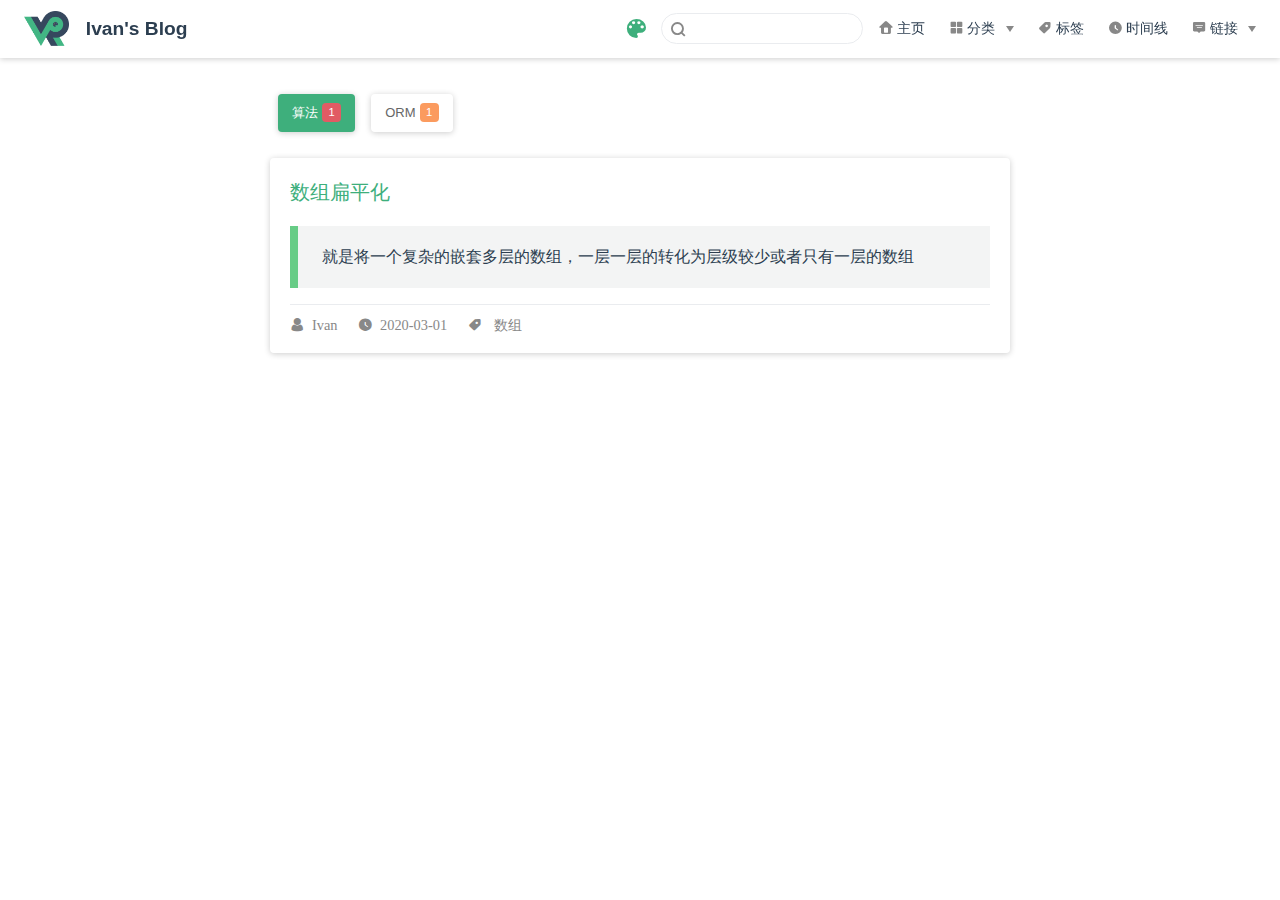
<file: categories/算法/index.html>
<!DOCTYPE html>
<html lang="en-US">
  <head>
    <meta charset="utf-8">
    <meta name="viewport" content="width=device-width,initial-scale=1">
    <title>算法 categories | Ivan&#39;s Blog</title>
    <meta name="description" content="Tali is cheap. Show me the code.">
    <meta name="generator" content="VuePress 1.4.0">
    <link rel="icon" href="/favicon.ico">
  <meta name="viewport" content="width=device-width,initial-scale=1,user-scalable=no">
    
    <link rel="preload" href="/assets/css/0.styles.3532a1be.css" as="style"><link rel="preload" href="/assets/js/app.9d119b1f.js" as="script"><link rel="preload" href="/assets/js/6.ef74663c.js" as="script"><link rel="preload" href="/assets/js/1.ca2b4244.js" as="script"><link rel="prefetch" href="/assets/js/10.4a5be152.js"><link rel="prefetch" href="/assets/js/11.b2e9dc77.js"><link rel="prefetch" href="/assets/js/12.5ae980c0.js"><link rel="prefetch" href="/assets/js/13.6c211405.js"><link rel="prefetch" href="/assets/js/3.50623cda.js"><link rel="prefetch" href="/assets/js/4.9c00b11f.js"><link rel="prefetch" href="/assets/js/5.e4a0d7f7.js"><link rel="prefetch" href="/assets/js/7.fd31a731.js"><link rel="prefetch" href="/assets/js/8.1be6a660.js"><link rel="prefetch" href="/assets/js/9.ade3a5e7.js">
    <link rel="stylesheet" href="/assets/css/0.styles.3532a1be.css">
  </head>
  <body>
    <div id="app" data-server-rendered="true"><div class="categories-wrapper" data-v-7d81bf34><div class="theme-container no-sidebar" data-v-319dd33c data-v-7d81bf34><div data-v-319dd33c><div id="loader-wrapper" class="loading-wrapper" data-v-4b73742e data-v-319dd33c data-v-319dd33c><div class="loader-main" data-v-4b73742e><div data-v-4b73742e></div><div data-v-4b73742e></div><div data-v-4b73742e></div><div data-v-4b73742e></div></div> <!----> <!----></div> <div class="password-shadow password-wrapper-out" style="display:none;" data-v-1e2a0cc0 data-v-319dd33c data-v-319dd33c><h3 class="title" style="display:none;" data-v-1e2a0cc0 data-v-1e2a0cc0>Ivan's Blog</h3> <!----> <label id="box" class="inputBox" style="display:none;" data-v-1e2a0cc0 data-v-1e2a0cc0><input type="password" value="" data-v-1e2a0cc0> <span data-v-1e2a0cc0>Konck! Knock!</span> <button data-v-1e2a0cc0>OK</button></label> <div class="footer" style="display:none;" data-v-1e2a0cc0 data-v-1e2a0cc0><span data-v-1e2a0cc0><i class="iconfont reco-theme" data-v-1e2a0cc0></i> <a target="blank" href="https://vuepress-theme-reco.recoluan.com" data-v-1e2a0cc0>vuePress-theme-reco</a></span> <span data-v-1e2a0cc0><i class="iconfont reco-copyright" data-v-1e2a0cc0></i> <a data-v-1e2a0cc0><span data-v-1e2a0cc0>Ivan</span>
            
          <span data-v-1e2a0cc0>2017 - </span>
          2020
        </a></span></div></div> <div class="hide" data-v-319dd33c><header class="navbar" data-v-319dd33c><div class="sidebar-button"><svg xmlns="http://www.w3.org/2000/svg" aria-hidden="true" role="img" viewBox="0 0 448 512" class="icon"><path fill="currentColor" d="M436 124H12c-6.627 0-12-5.373-12-12V80c0-6.627 5.373-12 12-12h424c6.627 0 12 5.373 12 12v32c0 6.627-5.373 12-12 12zm0 160H12c-6.627 0-12-5.373-12-12v-32c0-6.627 5.373-12 12-12h424c6.627 0 12 5.373 12 12v32c0 6.627-5.373 12-12 12zm0 160H12c-6.627 0-12-5.373-12-12v-32c0-6.627 5.373-12 12-12h424c6.627 0 12 5.373 12 12v32c0 6.627-5.373 12-12 12z"></path></svg></div> <a href="/" class="home-link router-link-active"><img src="/logo.png" alt="Ivan's Blog" class="logo"> <span class="site-name">Ivan's Blog</span></a> <div class="links"><div class="color-picker"><a class="color-button"><i class="iconfont reco-color"></i></a> <div class="color-picker-menu" style="display:none;"><div class="mode-options"><h4 class="title">Choose mode</h4> <ul class="color-mode-options"><li class="dark">dark</li><li class="auto active">auto</li><li class="light">light</li></ul></div></div></div> <div class="search-box"><i class="iconfont reco-search"></i> <input aria-label="Search" autocomplete="off" spellcheck="false" value=""> <!----></div> <nav class="nav-links can-hide"><div class="nav-item"><a href="/" class="nav-link"><i class="iconfont reco-home"></i>
  主页
</a></div><div class="nav-item"><div class="dropdown-wrapper"><a class="dropdown-title"><span class="title"><i class="iconfont reco-category"></i>
      分类
    </span> <span class="arrow right"></span></a> <ul class="nav-dropdown" style="display:none;"><li class="dropdown-item"><!----> <a href="/categories/算法/" class="nav-link router-link-exact-active router-link-active"><i class="iconfont undefined"></i>
  算法
</a></li><li class="dropdown-item"><!----> <a href="/categories/ORM/" class="nav-link"><i class="iconfont undefined"></i>
  ORM
</a></li></ul></div></div><div class="nav-item"><a href="/tag/" class="nav-link"><i class="iconfont reco-tag"></i>
  标签
</a></div><div class="nav-item"><a href="/timeline/" class="nav-link"><i class="iconfont reco-date"></i>
  时间线
</a></div><div class="nav-item"><div class="dropdown-wrapper"><a class="dropdown-title"><span class="title"><i class="iconfont reco-message"></i>
      链接
    </span> <span class="arrow right"></span></a> <ul class="nav-dropdown" style="display:none;"><li class="dropdown-item"><!----> <a href="https://github.com/zyc-on" target="_blank" rel="noopener noreferrer" class="nav-link external"><i class="iconfont reco-github"></i>
  GitHub
  <svg xmlns="http://www.w3.org/2000/svg" aria-hidden="true" x="0px" y="0px" viewBox="0 0 100 100" width="15" height="15" class="icon outbound"><path fill="currentColor" d="M18.8,85.1h56l0,0c2.2,0,4-1.8,4-4v-32h-8v28h-48v-48h28v-8h-32l0,0c-2.2,0-4,1.8-4,4v56C14.8,83.3,16.6,85.1,18.8,85.1z"></path> <polygon fill="currentColor" points="45.7,48.7 51.3,54.3 77.2,28.5 77.2,37.2 85.2,37.2 85.2,14.9 62.8,14.9 62.8,22.9 71.5,22.9"></polygon></svg></a></li><li class="dropdown-item"><!----> <a href="https://www.jianshu.com/u/c80e48ec37da" target="_blank" rel="noopener noreferrer" class="nav-link external"><i class="iconfont reco-jianshu"></i>
  简书
  <svg xmlns="http://www.w3.org/2000/svg" aria-hidden="true" x="0px" y="0px" viewBox="0 0 100 100" width="15" height="15" class="icon outbound"><path fill="currentColor" d="M18.8,85.1h56l0,0c2.2,0,4-1.8,4-4v-32h-8v28h-48v-48h28v-8h-32l0,0c-2.2,0-4,1.8-4,4v56C14.8,83.3,16.6,85.1,18.8,85.1z"></path> <polygon fill="currentColor" points="45.7,48.7 51.3,54.3 77.2,28.5 77.2,37.2 85.2,37.2 85.2,14.9 62.8,14.9 62.8,22.9 71.5,22.9"></polygon></svg></a></li><li class="dropdown-item"><!----> <a href="/categories/算法/.html#" class="nav-link"><i class="iconfont reco-wechat"></i>
  WeChat
</a></li></ul></div></div> <!----></nav></div></header> <div class="sidebar-mask" data-v-319dd33c></div> <aside class="sidebar" data-v-319dd33c><div class="personal-info-wrapper" data-v-6c8ffc9c><img src="/avatar.jpg" alt="author-avatar" class="personal-img" data-v-6c8ffc9c> <h3 class="name" data-v-6c8ffc9c>
    Ivan
  </h3> <div class="num" data-v-6c8ffc9c><div data-v-6c8ffc9c><h3 data-v-6c8ffc9c>2</h3> <h6 data-v-6c8ffc9c>文章</h6></div> <div data-v-6c8ffc9c><h3 data-v-6c8ffc9c>3</h3> <h6 data-v-6c8ffc9c>标签</h6></div></div> <hr data-v-6c8ffc9c></div> <nav class="nav-links"><div class="nav-item"><a href="/" class="nav-link"><i class="iconfont reco-home"></i>
  主页
</a></div><div class="nav-item"><div class="dropdown-wrapper"><a class="dropdown-title"><span class="title"><i class="iconfont reco-category"></i>
      分类
    </span> <span class="arrow right"></span></a> <ul class="nav-dropdown" style="display:none;"><li class="dropdown-item"><!----> <a href="/categories/算法/" class="nav-link router-link-exact-active router-link-active"><i class="iconfont undefined"></i>
  算法
</a></li><li class="dropdown-item"><!----> <a href="/categories/ORM/" class="nav-link"><i class="iconfont undefined"></i>
  ORM
</a></li></ul></div></div><div class="nav-item"><a href="/tag/" class="nav-link"><i class="iconfont reco-tag"></i>
  标签
</a></div><div class="nav-item"><a href="/timeline/" class="nav-link"><i class="iconfont reco-date"></i>
  时间线
</a></div><div class="nav-item"><div class="dropdown-wrapper"><a class="dropdown-title"><span class="title"><i class="iconfont reco-message"></i>
      链接
    </span> <span class="arrow right"></span></a> <ul class="nav-dropdown" style="display:none;"><li class="dropdown-item"><!----> <a href="https://github.com/zyc-on" target="_blank" rel="noopener noreferrer" class="nav-link external"><i class="iconfont reco-github"></i>
  GitHub
  <svg xmlns="http://www.w3.org/2000/svg" aria-hidden="true" x="0px" y="0px" viewBox="0 0 100 100" width="15" height="15" class="icon outbound"><path fill="currentColor" d="M18.8,85.1h56l0,0c2.2,0,4-1.8,4-4v-32h-8v28h-48v-48h28v-8h-32l0,0c-2.2,0-4,1.8-4,4v56C14.8,83.3,16.6,85.1,18.8,85.1z"></path> <polygon fill="currentColor" points="45.7,48.7 51.3,54.3 77.2,28.5 77.2,37.2 85.2,37.2 85.2,14.9 62.8,14.9 62.8,22.9 71.5,22.9"></polygon></svg></a></li><li class="dropdown-item"><!----> <a href="https://www.jianshu.com/u/c80e48ec37da" target="_blank" rel="noopener noreferrer" class="nav-link external"><i class="iconfont reco-jianshu"></i>
  简书
  <svg xmlns="http://www.w3.org/2000/svg" aria-hidden="true" x="0px" y="0px" viewBox="0 0 100 100" width="15" height="15" class="icon outbound"><path fill="currentColor" d="M18.8,85.1h56l0,0c2.2,0,4-1.8,4-4v-32h-8v28h-48v-48h28v-8h-32l0,0c-2.2,0-4,1.8-4,4v56C14.8,83.3,16.6,85.1,18.8,85.1z"></path> <polygon fill="currentColor" points="45.7,48.7 51.3,54.3 77.2,28.5 77.2,37.2 85.2,37.2 85.2,14.9 62.8,14.9 62.8,22.9 71.5,22.9"></polygon></svg></a></li><li class="dropdown-item"><!----> <a href="/categories/算法/.html#" class="nav-link"><i class="iconfont reco-wechat"></i>
  WeChat
</a></li></ul></div></div> <!----></nav>  <ul class="sidebar-links"><li><section class="sidebar-group depth-0"><p class="sidebar-heading open"><span></span> <!----></p> <!----></section></li></ul> </aside> <div class="password-shadow password-wrapper-in" style="display:none;" data-v-1e2a0cc0 data-v-319dd33c><h3 class="title" style="display:none;" data-v-1e2a0cc0 data-v-1e2a0cc0>算法 categories</h3> <!----> <label id="box" class="inputBox" style="display:none;" data-v-1e2a0cc0 data-v-1e2a0cc0><input type="password" value="" data-v-1e2a0cc0> <span data-v-1e2a0cc0>Konck! Knock!</span> <button data-v-1e2a0cc0>OK</button></label> <div class="footer" style="display:none;" data-v-1e2a0cc0 data-v-1e2a0cc0><span data-v-1e2a0cc0><i class="iconfont reco-theme" data-v-1e2a0cc0></i> <a target="blank" href="https://vuepress-theme-reco.recoluan.com" data-v-1e2a0cc0>vuePress-theme-reco</a></span> <span data-v-1e2a0cc0><i class="iconfont reco-copyright" data-v-1e2a0cc0></i> <a data-v-1e2a0cc0><span data-v-1e2a0cc0>Ivan</span>
            
          <span data-v-1e2a0cc0>2017 - </span>
          2020
        </a></span></div></div> <div data-v-319dd33c><ul class="category-wrapper" style="display:none;" data-v-7d81bf34 data-v-7d81bf34><li class="category-item active" data-v-7d81bf34><a href="/categories/算法/" class="router-link-exact-active router-link-active" data-v-7d81bf34><span class="category-name" data-v-7d81bf34>算法</span> <span class="post-num" style="background-color:#67cc86;" data-v-7d81bf34>1</span></a></li><li class="category-item" data-v-7d81bf34><a href="/categories/ORM/" data-v-7d81bf34><span class="category-name" data-v-7d81bf34>ORM</span> <span class="post-num" style="background-color:#f8b26a;" data-v-7d81bf34>1</span></a></li></ul> <div class="abstract-wrapper list" style="display:none;" data-v-b014bc36 data-v-7d81bf34 data-v-7d81bf34><div class="abstract-item" data-v-28f76ce9 data-v-b014bc36><!----> <div class="title" data-v-28f76ce9><!----> <a href="/views/Algorithm/array/flat.html" data-v-28f76ce9>数组扁平化</a></div> <div class="abstract" data-v-28f76ce9><div class="custom-block tip">
<p>就是将一个复杂的嵌套多层的数组，一层一层的转化为层级较少或者只有一层的数组</p>
</div>
</div> <hr class="hr" data-v-28f76ce9> <div data-v-484a899e data-v-28f76ce9><i class="iconfont reco-account" data-v-484a899e><span data-v-484a899e>Ivan</span></i> <i class="iconfont reco-date" data-v-484a899e><span data-v-484a899e>2020-03-01</span></i> <!----> <i class="iconfont reco-tag tags" data-v-484a899e><span class="tag-item" data-v-484a899e>
      数组
    </span></i></div></div></div> <div class="pagation pagation" style="display:none;" data-v-303bd5dc data-v-7d81bf34 data-v-7d81bf34><div class="pagation-list" data-v-303bd5dc><span unselectable="on" class="jump" style="display:none;" data-v-303bd5dc>Prev</span> <span class="jump" style="display:none;" data-v-303bd5dc>1</span> <span class="ellipsis" style="display:none;" data-v-303bd5dc>...</span> <span class="jump bgprimary" data-v-303bd5dc>1</span> <span class="ellipsis" style="display:none;" data-v-303bd5dc>...</span> <span class="jump" style="display:none;" data-v-303bd5dc>1</span> <span class="jump" style="display:none;" data-v-303bd5dc>Next</span> <span class="jumppoint" data-v-303bd5dc>跳转到：</span> <span class="jumpinp" data-v-303bd5dc><input type="text" value="" data-v-303bd5dc></span> <span class="jump gobtn" data-v-303bd5dc>GO</span></div></div> <div style="display:none;" data-v-319dd33c data-v-319dd33c><div class="comments-wrapper" style="display:none;" data-v-319dd33c><div class="vssue vssue-wrapper"><svg style="display:none;"><symbol id="vssue-icon-bitbucket" viewBox="0 0 1024 1024"><path d="M579.5522464 489.45249493q4.8371808 38.38537173-30.81752427 61.55702827t-67.95459093 3.66689493q-23.79580907-10.37653333-32.6119616-35.34262826t-0.31207573-50.01020907 31.67573333-35.34262827q21.92335253-11.00068587 44.1587808-7.33379093t39.00952427 21.61127573 16.77409493 41.1160384zM647.19476053 476.65737173q-8.50407573-65.22392427-68.8908192-99.9424t-120.07131413-7.9579424q-38.38537173 17.08617173-61.24495253 53.9111616t-21.0651424 78.95527574q2.41859093 55.4715424 47.20152426 94.48106666t100.87862827 34.1723424q55.4715424-4.8371808 92.60860907-51.18049493t30.50544746-102.43900907zM792.93434133 146.32472427q-12.17097173-16.4620192-34.1723424-27.15062827t-35.34262826-13.41927573-43.30057174-7.64586667q-177.33729493-28.63299093-345.00022826 1.24830507-26.2144 4.29104747-40.25782827 7.33379093t-33.54819093 13.41927573-30.50544747 26.2144q18.2564576 17.08617173 46.34331413 27.6967616t44.78293334 13.41927574 53.36502826 7.02171413q138.95192427 17.71032427 273.06666667 0.62415253 38.38537173-4.8371808 54.53531413-7.33379093t44.1587808-13.1072 45.7191616-28.32091413zM827.65281813 777.10872427q-4.8371808 15.83786667-9.44030506 46.65539093t-8.50407574 51.18049493-17.39824746 42.6764192-35.34262827 34.4064q-52.4288 29.2571424-115.46819093 43.61264747t-123.1140576 13.41927573-122.8019808-11.3127616q-28.0088384-4.8371808-49.69813334-11.00068586t-46.65539093-16.4620192-44.4708576-26.52647574-31.67573333-37.4491424q-15.21371413-58.51428587-34.71847574-177.96144746l3.66689494-9.7523808 11.00068586-5.46133334q135.9091808 90.1900192 308.72137174 90.1900192t309.34552426-90.1900192q12.79512427 3.66689493 14.5895616 14.04342827t-3.0427424 27.46270507-4.8371808 22.54750506zM937.97175147 191.41973333q-15.83786667 101.8148576-67.64251414 399.22346667-3.0427424 18.2564576-16.4620192 34.1723424t-26.52647573 24.3419424-33.23611413 18.88060907q-153.61950507 76.7707424-371.8387808 53.67710506-151.12289493-16.4620192-240.14262827-84.72868586-9.12822827-7.33379093-15.52579093-16.1499424t-10.37653334-21.2992-5.46133333-20.75306667-3.66689493-24.10788587-3.3548192-21.2992q-5.46133333-30.50544747-16.1499424-91.43832426t-17.08617174-98.4600384-14.35550506-89.8779424-13.41927574-96.27550507q1.7944384-15.83786667 10.68860907-29.5692192t19.19268587-22.8595808 27.46270506-18.2564576 28.0088384-13.73135253 29.2571424-11.3127616q76.22460907-28.0088384 190.75657174-39.00952427 231.0144-22.54750507 412.01859093 30.50544747 94.48106667 28.0088384 131.072 74.35215253 9.7523808 12.17097173 10.0644576 31.0515808t-3.3548192 32.9240384z"></path></symbol> <symbol id="vssue-icon-gitea" viewBox="0 0 1024 1024"><path d="M184.31868985 236.10860742C106.94832667 235.94086648 3.32655508 285.13080468 9.02973665 408.46209936c8.93218827 192.65010787 206.32096845 210.5144844 285.20099725 212.06608453 8.63864186 36.14810496 101.48307766 160.77938883 170.21479898 167.32127321h301.09442177c180.57278288-11.99345499 315.77172611-546.07960359 215.54670217-548.09249109-165.7696721 7.79993906-264.02374305 11.74184405-348.27147151 12.41280591v166.69224585l-26.25140843-11.61603761-0.16773997-154.99233728c-96.70246985-0.04193548-181.83083757-4.52899687-343.4069947-12.49667687-20.21274496-0.12580547-48.39316992-3.5644886-78.67035236-3.64835859z m10.94507577 68.14462849h9.22573371c10.98701124 98.75729283 28.85138778 156.50200291 64.99949274 244.73357185-92.25734394-10.90314029-170.75995634-37.69970509-185.18564974-137.75698809-7.46445813-51.78991757 17.69663558-105.84433456 110.96042329-107.01851827z m358.83913087 97.07988723c6.29027343 0.08386999 12.70635233 1.25805468 18.74501482 4.02577499l31.40943263 13.54505513-22.51917887 41.05451824a28.18042496 25.03528825 0 0 0-10.10637297 1.59353561 28.18042496 25.03528825 0 0 0-16.98373825 32.038459 28.18042496 25.03528825 0 0 0 4.69673781 7.29671718l-38.83195528 70.70267333a28.18042496 25.03528825 0 0 0-9.30960467 1.59353659 28.18042496 25.03528825 0 0 0-16.98373825 32.038459 28.18042496 25.03528825 0 0 0 36.06423497 15.09665623 28.18042496 25.03528825 0 0 0 16.94180276-32.08039449 28.18042496 25.03528825 0 0 0-6.62575434-9.22573468l37.82551056-68.85752581a28.18042496 25.03528825 0 0 0 12.28700044-1.25805469 28.18042496 25.03528825 0 0 0 8.93218826-4.69673783c14.59343435 6.12253248 26.54495386 11.11281671 35.14166122 15.34826717 12.91602778 6.37414341 17.48696012 10.60959485 18.87082027 15.30633169 1.38386015 4.61286685-0.12580547 13.50312062-7.42252263 29.10299872-5.45157063 11.61603859-14.46762889 28.09655497-25.11915823 47.51253164a28.18042496 25.03528825 0 0 0-10.52572486 1.59353659 28.18042496 25.03528825 0 0 0-16.98373826 32.038459 28.18042496 25.03528825 0 0 0 36.06423498 15.09665623 28.18042496 25.03528825 0 0 0 16.94180278-32.03845901 28.18042496 25.03528825 0 0 0-5.74511608-8.47090188c10.52572388-19.20630122 19.58371762-35.72875308 25.41270465-48.14155897 7.88380904-16.85793279 11.99345499-29.39654416 8.38703091-41.51580463-3.60642311-12.11926046-14.67730434-20.0030695-29.35460966-27.25785217-9.6450856-4.73867233-21.68047607-9.77089106-36.06423399-15.80955357a28.18042496 25.03528825 0 0 0-1.59353562-10.022502 28.18042496 25.03528825 0 0 0-6.08059796-8.7644483l22.14176246-40.38355541 122.61839638 52.96410227c22.14176247 9.6031511 31.2836262 33.12877372 20.54822685 52.8382968l-84.28966393 154.32137544c-10.77733482 19.66758857-37.23841869 27.80300855-59.38018118 18.24179293l-173.48574115-74.98005927c-22.14176247-9.5612156-31.32556167-33.12877372-20.54822687-52.83829679l84.28966395-154.27943995c7.38058716-13.54505513 22.22563246-21.59660511 37.951317-22.22563246h2.68384935z"></path></symbol> <symbol id="vssue-icon-gitee" viewBox="0 0 1024 1024"><path d="M978.404275 409.561604H455.061338c-25.117645 0-45.499734 20.382089-45.499734 45.499734l-0.031997 113.781333c0 25.117645 20.350092 45.499734 45.499734 45.531731h318.594132c25.117645 0 45.499734 20.382089 45.499734 45.499735v22.749867a136.5312 136.5312 0 0 1-136.5312 136.5312H250.248539a45.499734 45.499734 0 0 1-45.499734-45.499734V341.343999a136.5312 136.5312 0 0 1 136.5312-136.5312L978.308284 204.780802c25.117645 0 45.499734-20.350092 45.499734-45.467738L1023.904009 45.531731h0.031997A45.499734 45.499734 0 0 0 978.468269 0h-0.031997L341.343999 0.031997C152.84967 0.031997 0.031997 152.84967 0.031997 341.343999v637.092273c0 25.117645 20.382089 45.499734 45.499734 45.499734h671.233072a307.171203 307.171203 0 0 0 307.171203-307.171203v-261.671468c0-25.117645-20.382089-45.499734-45.499734-45.499734z"></path></symbol> <symbol id="vssue-icon-github" viewBox="0 0 1024 1024"><path d="M512 20.4425c-278.334 0-504 225.6345-504 504 0 222.6735 144.4275 411.6105 344.673 478.233 25.2 4.662 34.461-10.9305 34.461-24.255 0-12.0015-0.4725-51.723-0.693-93.8385-140.238 30.492-169.8165-59.472-169.8165-59.472-22.932-58.2435-55.944-73.7415-55.944-73.7415-45.738-31.2795 3.465-30.6495 3.465-30.6495 50.589 3.5595 77.238 51.9435 77.238 51.9435 44.9505 77.049 117.9045 54.7785 146.664 41.895 4.5045-32.571 17.577-54.81 32.004-67.41-111.951-12.726-229.635-55.9755-229.635-249.0705 0-55.0305 19.6875-99.981 51.9435-135.2925-5.229-12.6945-22.491-63.945 4.8825-133.371 0 0 42.336-13.545 138.6315 51.66 40.194-11.1825 83.3175-16.758 126.1575-16.9785 42.8085 0.189 85.9635 5.796 126.252 16.9785 96.201-65.205 138.4425-51.66 138.4425-51.66 27.4365 69.426 10.1745 120.6765 4.9455 133.371 32.319 35.28 51.8805 80.262 51.8805 135.2925 0 193.5675-117.9045 236.187-230.139 248.6925 18.081 15.6555 34.1775 46.305 34.1775 93.3345 0 67.4415-0.5985 121.716-0.5985 138.3165 0 13.419 9.072 29.1375 34.6185 24.192 200.151-66.717 344.3895-255.5595 344.3895-478.17 0-278.3655-225.666-504-504-504z"></path></symbol> <symbol id="vssue-icon-gitlab" viewBox="0 0 1024 1024"><path d="M66.61375986 405.11600042L512.11376028 976.03999972 23.84576 621.65599958a39.312 39.312 0 0 1-14.07600042-43.30799944l56.8080007-173.26800028z m259.88400014 0h371.26800014L512.14975986 976.03999972zM215.11376 60.88400042l111.384 344.232H66.61375986l111.384-344.232a19.72800014 19.72800014 0 0 1 37.11600014 0z m742.49999972 344.232l56.8080007 173.2679993a39.23999986 39.23999986 0 0 1-14.07600042 43.30800042l-488.26800028 354.38400014 445.50000042-570.92400028z m0 0h-259.88400014l111.384-344.232a19.72800014 19.72800014 0 0 1 37.11600014 0z"></path></symbol> <symbol id="vssue-icon-loading" viewBox="0 0 1024 1024"><path d="M843.307 742.24c0 3.217 2.607 5.824 5.824 5.824s5.824-2.607 5.824-5.824a5.823 5.823 0 0 0-5.824-5.824 5.823 5.823 0 0 0-5.824 5.824zM714.731 874.912c0 6.398 5.186 11.584 11.584 11.584s11.584-5.186 11.584-11.584-5.186-11.584-11.584-11.584-11.584 5.186-11.584 11.584zM541.419 943.2c0 9.614 7.794 17.408 17.408 17.408s17.408-7.794 17.408-17.408-7.794-17.408-17.408-17.408-17.408 7.794-17.408 17.408z m-186.56-9.152c0 12.795 10.373 23.168 23.168 23.168s23.168-10.373 23.168-23.168-10.373-23.168-23.168-23.168-23.168 10.373-23.168 23.168zM189.355 849.12c0 16.012 12.98 28.992 28.992 28.992s28.992-12.98 28.992-28.992-12.98-28.992-28.992-28.992-28.992 12.98-28.992 28.992zM74.731 704.736c0 19.228 15.588 34.816 34.816 34.816s34.816-15.588 34.816-34.816-15.588-34.816-34.816-34.816-34.816 15.588-34.816 34.816z m-43.008-177.28c0 22.41 18.166 40.576 40.576 40.576s40.576-18.166 40.576-40.576-18.166-40.576-40.576-40.576-40.576 18.166-40.576 40.576z m35.392-176.128c0 25.626 20.774 46.4 46.4 46.4s46.4-20.774 46.4-46.4c0-25.626-20.774-46.4-46.4-46.4-25.626 0-46.4 20.774-46.4 46.4z m106.176-142.016c0 28.843 23.381 52.224 52.224 52.224s52.224-23.381 52.224-52.224c0-28.843-23.381-52.224-52.224-52.224-28.843 0-52.224 23.381-52.224 52.224z m155.904-81.344c0 32.024 25.96 57.984 57.984 57.984s57.984-25.96 57.984-57.984-25.96-57.984-57.984-57.984-57.984 25.96-57.984 57.984z m175.104-5.056c0 35.24 28.568 63.808 63.808 63.808s63.808-28.568 63.808-63.808c0-35.24-28.568-63.808-63.808-63.808-35.24 0-63.808 28.568-63.808 63.808z m160.32 72.128c0 38.421 31.147 69.568 69.568 69.568s69.568-31.147 69.568-69.568-31.147-69.568-69.568-69.568-69.568 31.147-69.568 69.568z m113.92 135.488c0 41.638 33.754 75.392 75.392 75.392s75.392-33.754 75.392-75.392-33.754-75.392-75.392-75.392-75.392 33.754-75.392 75.392z m45.312 175.488c0 44.854 36.362 81.216 81.216 81.216s81.216-36.362 81.216-81.216c0-44.854-36.362-81.216-81.216-81.216-44.854 0-81.216 36.362-81.216 81.216z"></path></symbol> <symbol id="vssue-icon-like" viewBox="0 0 1024 1024"><path d="M885.9 533.7c16.8-22.2 26.1-49.4 26.1-77.7 0-44.9-25.1-87.4-65.5-111.1a67.67 67.67 0 0 0-34.3-9.3H572.4l6-122.9c1.4-29.7-9.1-57.9-29.5-79.4-20.5-21.5-48.1-33.4-77.9-33.4-52 0-98 35-111.8 85.1l-85.9 311H144c-17.7 0-32 14.3-32 32v364c0 17.7 14.3 32 32 32h601.3c9.2 0 18.2-1.8 26.5-5.4 47.6-20.3 78.3-66.8 78.3-118.4 0-12.6-1.8-25-5.4-37 16.8-22.2 26.1-49.4 26.1-77.7 0-12.6-1.8-25-5.4-37 16.8-22.2 26.1-49.4 26.1-77.7-0.2-12.6-2-25.1-5.6-37.1zM184 852V568h81v284h-81z m636.4-353l-21.9 19 13.9 25.4c4.6 8.4 6.9 17.6 6.9 27.3 0 16.5-7.2 32.2-19.6 43l-21.9 19 13.9 25.4c4.6 8.4 6.9 17.6 6.9 27.3 0 16.5-7.2 32.2-19.6 43l-21.9 19 13.9 25.4c4.6 8.4 6.9 17.6 6.9 27.3 0 22.4-13.2 42.6-33.6 51.8H329V564.8l99.5-360.5c5.2-18.9 22.5-32.2 42.2-32.3 7.6 0 15.1 2.2 21.1 6.7 9.9 7.4 15.2 18.6 14.6 30.5l-9.6 198.4h314.4C829 418.5 840 436.9 840 456c0 16.5-7.2 32.1-19.6 43z"></path></symbol> <symbol id="vssue-icon-unlike" viewBox="0 0 1024 1024"><path d="M885.9 490.3c3.6-12 5.4-24.4 5.4-37 0-28.3-9.3-55.5-26.1-77.7 3.6-12 5.4-24.4 5.4-37 0-28.3-9.3-55.5-26.1-77.7 3.6-12 5.4-24.4 5.4-37 0-51.6-30.7-98.1-78.3-118.4-8.3-3.6-17.2-5.4-26.5-5.4H144c-17.7 0-32 14.3-32 32v364c0 17.7 14.3 32 32 32h129.3l85.8 310.8C372.9 889 418.9 924 470.9 924c29.7 0 57.4-11.8 77.9-33.4 20.5-21.5 31-49.7 29.5-79.4l-6-122.9h239.9c12.1 0 23.9-3.2 34.3-9.3 40.4-23.5 65.5-66.1 65.5-111 0-28.3-9.3-55.5-26.1-77.7zM184 456V172h81v284h-81z m627.2 160.4H496.8l9.6 198.4c0.6 11.9-4.7 23.1-14.6 30.5-6.1 4.5-13.6 6.8-21.1 6.7-19.6-0.1-36.9-13.4-42.2-32.3L329 459.2V172h415.4c20.4 9.2 33.6 29.4 33.6 51.8 0 9.7-2.3 18.9-6.9 27.3l-13.9 25.4 21.9 19c12.5 10.8 19.6 26.5 19.6 43 0 9.7-2.3 18.9-6.9 27.3l-13.9 25.4 21.9 19c12.5 10.8 19.6 26.5 19.6 43 0 9.7-2.3 18.9-6.9 27.3l-14 25.5 21.9 19c12.5 10.8 19.6 26.5 19.6 43 0 19.1-11 37.5-28.8 48.4z"></path></symbol> <symbol id="vssue-icon-heart" viewBox="0 0 1024 1024"><path d="M923 283.6c-13.4-31.1-32.6-58.9-56.9-82.8-24.3-23.8-52.5-42.4-84-55.5-32.5-13.5-66.9-20.3-102.4-20.3-49.3 0-97.4 13.5-139.2 39-10 6.1-19.5 12.8-28.5 20.1-9-7.3-18.5-14-28.5-20.1-41.8-25.5-89.9-39-139.2-39-35.5 0-69.9 6.8-102.4 20.3-31.4 13-59.7 31.7-84 55.5-24.4 23.9-43.5 51.7-56.9 82.8-13.9 32.3-21 66.6-21 101.9 0 33.3 6.8 68 20.3 103.3 11.3 29.5 27.5 60.1 48.2 91 32.8 48.9 77.9 99.9 133.9 151.6 92.8 85.7 184.7 144.9 188.6 147.3l23.7 15.2c10.5 6.7 24 6.7 34.5 0l23.7-15.2c3.9-2.5 95.7-61.6 188.6-147.3 56-51.7 101.1-102.7 133.9-151.6 20.7-30.9 37-61.5 48.2-91 13.5-35.3 20.3-70 20.3-103.3 0.1-35.3-7-69.6-20.9-101.9zM512 814.8S156 586.7 156 385.5C156 283.6 240.3 201 344.3 201c73.1 0 136.5 40.8 167.7 100.4C543.2 241.8 606.6 201 679.7 201c104 0 188.3 82.6 188.3 184.5 0 201.2-356 429.3-356 429.3z"></path></symbol> <symbol id="vssue-icon-edit" viewBox="0 0 1024 1024"><path d="M723.2 917.76H286.72c-65.28 0-118.4-51.2-118.4-113.92V261.76C168.32 198.4 221.44 147.2 286.72 147.2h375.04c17.92 0 32 14.08 32 32s-14.08 32-32 32H286.72c-30.08 0-54.4 22.4-54.4 49.92v542.08c0 27.52 24.32 49.92 54.4 49.92H723.2c30.08 0 54.4-22.4 54.4-49.92V440.32c0-17.92 14.08-32 32-32s32 14.08 32 32v363.52c0 62.72-53.12 113.92-118.4 113.92z"></path> <path d="M499.84 602.24c-7.68 0-14.72-2.56-21.12-7.68-13.44-11.52-14.72-32-3.2-45.44L780.16 198.4c11.52-13.44 32-14.72 45.44-3.2s14.72 32 3.2 45.44L524.16 591.36c-6.4 7.04-15.36 10.88-24.32 10.88z"></path></symbol> <symbol id="vssue-icon-delete" viewBox="0 0 1024 1024"><path d="M677.647059 256l0-90.352941c0-37.436235-23.461647-60.235294-61.771294-60.235294L408.094118 105.411765c-38.249412 0-61.741176 22.799059-61.741176 60.235294l0 90.352941-180.705882 0 0 60.235294 60.235294 0 0 512c0 54.272 33.972706 90.352941 90.352941 90.352941l391.529412 0c55.085176 0 90.352941-33.490824 90.352941-90.352941l0-512 60.235294 0 0-60.235294L677.647059 256zM406.588235 165.647059l210.823529 0-1.264941 90.352941L406.588235 256 406.588235 165.647059zM737.882353 858.352941l-451.764706 0 0-542.117647 451.764706 0L737.882353 858.352941zM466.823529 376.470588l-58.729412 0-1.505882 391.529412 60.235294 0L466.823529 376.470588zM617.411765 376.470588l-60.235294 0 0 391.529412 60.235294 0L617.411765 376.470588z"></path></symbol> <symbol id="vssue-icon-reply" viewBox="0 0 1024 1024"><path d="M426.666667 384 426.666667 213.333333 128 512 426.666667 810.666667 426.666667 635.733333C640 635.733333 789.333333 704 896 853.333333 853.333333 640 725.333333 426.666667 426.666667 384Z"></path></symbol> <symbol id="vssue-icon-error" viewBox="0 0 1024 1024"><path d="M512 720m-48 0a48 48 0 1 0 96 0 48 48 0 1 0-96 0Z"></path> <path d="M480 416v184c0 4.4 3.6 8 8 8h48c4.4 0 8-3.6 8-8V416c0-4.4-3.6-8-8-8h-48c-4.4 0-8 3.6-8 8z"></path> <path d="M955.7 856l-416-720c-6.2-10.7-16.9-16-27.7-16s-21.6 5.3-27.7 16l-416 720C56 877.4 71.4 904 96 904h832c24.6 0 40-26.6 27.7-48z m-783.5-27.9L512 239.9l339.8 588.2H172.2z"></path></symbol></svg> <div class="vssue-header"><a target="_blank" class="vssue-header-comments-count"><span>
      Comments
    </span></a> <span class="vssue-header-powered-by"><span>Powered by</span> <!----> <a href="https://github.com/meteorlxy/vssue" target="_blank" title="Vssue v1.4.3">
      Vssue
    </a></span></div> <div class="vssue-status"><svg aria-hidden="true" class="vssue-icon vssue-icon-loading"><title></title><use xlink:href="#vssue-icon-loading"></use></svg> <p class="vssue-status-info"><span>
        Initializing...
      </span></p></div></div></div></div></div></div></div></div></div><div class="global-ui"><div class="back-to-ceiling" style="right:1rem;bottom:6rem;width:2.5rem;height:2.5rem;border-radius:.25rem;line-height:2.5rem;display:none;" data-v-a81d141e data-v-a81d141e><svg t="1574745035067" viewBox="0 0 1024 1024" version="1.1" xmlns="http://www.w3.org/2000/svg" p-id="5404" class="icon" data-v-a81d141e><path d="M526.60727968 10.90185116a27.675 27.675 0 0 0-29.21455937 0c-131.36607665 82.28402758-218.69155461 228.01873535-218.69155402 394.07834331a462.20625001 462.20625001 0 0 0 5.36959153 69.94390903c1.00431239 6.55289093-0.34802892 13.13561351-3.76865779 18.80351572-32.63518765 54.11355614-51.75690182 118.55860487-51.7569018 187.94566865a371.06718723 371.06718723 0 0 0 11.50484808 91.98906777c6.53300375 25.50556257 41.68394495 28.14064038 52.69160883 4.22606766 17.37162448-37.73630017 42.14135425-72.50938081 72.80769204-103.21549295 2.18761121 3.04276886 4.15646224 6.24463696 6.40373557 9.22774369a1871.4375 1871.4375 0 0 0 140.04691725 5.34970492 1866.36093723 1866.36093723 0 0 0 140.04691723-5.34970492c2.24727335-2.98310674 4.21612437-6.18497483 6.3937923-9.2178004 30.66633723 30.70611158 55.4360664 65.4791928 72.80769147 103.21549355 11.00766384 23.91457269 46.15860503 21.27949489 52.69160879-4.22606768a371.15156223 371.15156223 0 0 0 11.514792-91.99901164c0-69.36717486-19.13165746-133.82216804-51.75690182-187.92578088-3.42062944-5.66790279-4.76302748-12.26056868-3.76865837-18.80351632a462.20625001 462.20625001 0 0 0 5.36959269-69.943909c-0.00994388-166.08943902-87.32547796-311.81420293-218.6915546-394.09823051zM605.93803103 357.87693858a93.93749974 93.93749974 0 1 1-187.89594924 6.1e-7 93.93749974 93.93749974 0 0 1 187.89594924-6.1e-7z" p-id="5405" data-v-a81d141e></path><path d="M429.50777625 765.63860547C429.50777625 803.39355007 466.44236686 1000.39046097 512.00932183 1000.39046097c45.56695499 0 82.4922232-197.00623328 82.5015456-234.7518555 0-37.75494459-36.9345906-68.35043303-82.4922232-68.34111062-45.57627738-0.00932239-82.52019037 30.59548842-82.51086798 68.34111062z" p-id="5406" data-v-a81d141e></path></svg></div></div></div>
    <script src="/assets/js/app.9d119b1f.js" defer></script><script src="/assets/js/6.ef74663c.js" defer></script><script src="/assets/js/1.ca2b4244.js" defer></script>
  </body>
</html>
</file>
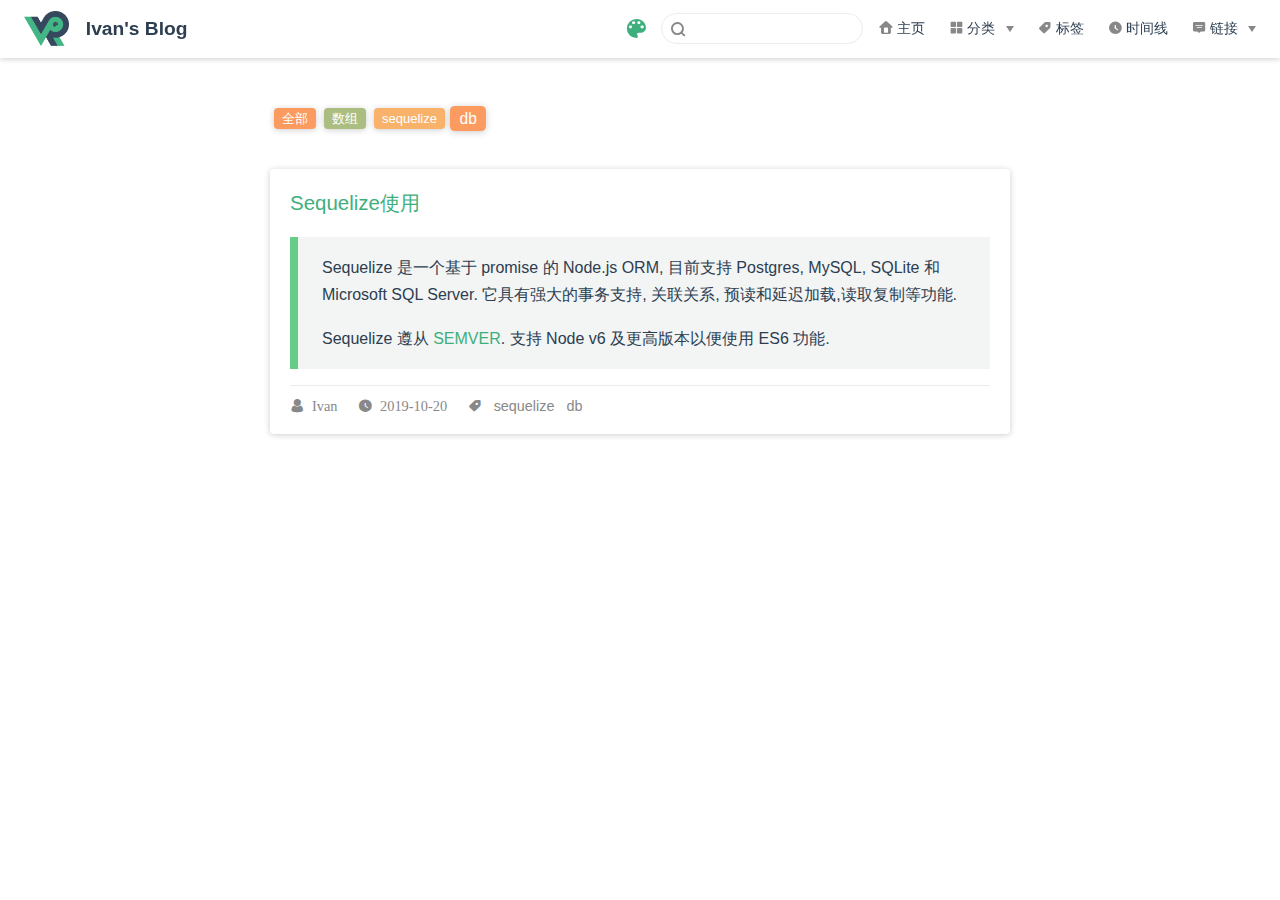
<file: tags/db/index.html>
<!DOCTYPE html>
<html lang="en-US">
  <head>
    <meta charset="utf-8">
    <meta name="viewport" content="width=device-width,initial-scale=1">
    <title>db tags | Ivan&#39;s Blog</title>
    <meta name="description" content="Tali is cheap. Show me the code.">
    <meta name="generator" content="VuePress 1.4.0">
    <link rel="icon" href="/favicon.ico">
  <meta name="viewport" content="width=device-width,initial-scale=1,user-scalable=no">
    
    <link rel="preload" href="/assets/css/0.styles.3532a1be.css" as="style"><link rel="preload" href="/assets/js/app.9d119b1f.js" as="script"><link rel="preload" href="/assets/js/4.9c00b11f.js" as="script"><link rel="preload" href="/assets/js/1.ca2b4244.js" as="script"><link rel="prefetch" href="/assets/js/10.4a5be152.js"><link rel="prefetch" href="/assets/js/11.b2e9dc77.js"><link rel="prefetch" href="/assets/js/12.5ae980c0.js"><link rel="prefetch" href="/assets/js/13.6c211405.js"><link rel="prefetch" href="/assets/js/3.50623cda.js"><link rel="prefetch" href="/assets/js/5.e4a0d7f7.js"><link rel="prefetch" href="/assets/js/6.ef74663c.js"><link rel="prefetch" href="/assets/js/7.fd31a731.js"><link rel="prefetch" href="/assets/js/8.1be6a660.js"><link rel="prefetch" href="/assets/js/9.ade3a5e7.js">
    <link rel="stylesheet" href="/assets/css/0.styles.3532a1be.css">
  </head>
  <body>
    <div id="app" data-server-rendered="true"><div class="tag-wrapper" data-v-c2f129e2><div class="theme-container no-sidebar" data-v-319dd33c data-v-c2f129e2><div data-v-319dd33c><div id="loader-wrapper" class="loading-wrapper" data-v-4b73742e data-v-319dd33c data-v-319dd33c><div class="loader-main" data-v-4b73742e><div data-v-4b73742e></div><div data-v-4b73742e></div><div data-v-4b73742e></div><div data-v-4b73742e></div></div> <!----> <!----></div> <div class="password-shadow password-wrapper-out" style="display:none;" data-v-1e2a0cc0 data-v-319dd33c data-v-319dd33c><h3 class="title" style="display:none;" data-v-1e2a0cc0 data-v-1e2a0cc0>Ivan's Blog</h3> <!----> <label id="box" class="inputBox" style="display:none;" data-v-1e2a0cc0 data-v-1e2a0cc0><input type="password" value="" data-v-1e2a0cc0> <span data-v-1e2a0cc0>Konck! Knock!</span> <button data-v-1e2a0cc0>OK</button></label> <div class="footer" style="display:none;" data-v-1e2a0cc0 data-v-1e2a0cc0><span data-v-1e2a0cc0><i class="iconfont reco-theme" data-v-1e2a0cc0></i> <a target="blank" href="https://vuepress-theme-reco.recoluan.com" data-v-1e2a0cc0>vuePress-theme-reco</a></span> <span data-v-1e2a0cc0><i class="iconfont reco-copyright" data-v-1e2a0cc0></i> <a data-v-1e2a0cc0><span data-v-1e2a0cc0>Ivan</span>
            
          <span data-v-1e2a0cc0>2017 - </span>
          2020
        </a></span></div></div> <div class="hide" data-v-319dd33c><header class="navbar" data-v-319dd33c><div class="sidebar-button"><svg xmlns="http://www.w3.org/2000/svg" aria-hidden="true" role="img" viewBox="0 0 448 512" class="icon"><path fill="currentColor" d="M436 124H12c-6.627 0-12-5.373-12-12V80c0-6.627 5.373-12 12-12h424c6.627 0 12 5.373 12 12v32c0 6.627-5.373 12-12 12zm0 160H12c-6.627 0-12-5.373-12-12v-32c0-6.627 5.373-12 12-12h424c6.627 0 12 5.373 12 12v32c0 6.627-5.373 12-12 12zm0 160H12c-6.627 0-12-5.373-12-12v-32c0-6.627 5.373-12 12-12h424c6.627 0 12 5.373 12 12v32c0 6.627-5.373 12-12 12z"></path></svg></div> <a href="/" class="home-link router-link-active"><img src="/logo.png" alt="Ivan's Blog" class="logo"> <span class="site-name">Ivan's Blog</span></a> <div class="links"><div class="color-picker"><a class="color-button"><i class="iconfont reco-color"></i></a> <div class="color-picker-menu" style="display:none;"><div class="mode-options"><h4 class="title">Choose mode</h4> <ul class="color-mode-options"><li class="dark">dark</li><li class="auto active">auto</li><li class="light">light</li></ul></div></div></div> <div class="search-box"><i class="iconfont reco-search"></i> <input aria-label="Search" autocomplete="off" spellcheck="false" value=""> <!----></div> <nav class="nav-links can-hide"><div class="nav-item"><a href="/" class="nav-link"><i class="iconfont reco-home"></i>
  主页
</a></div><div class="nav-item"><div class="dropdown-wrapper"><a class="dropdown-title"><span class="title"><i class="iconfont reco-category"></i>
      分类
    </span> <span class="arrow right"></span></a> <ul class="nav-dropdown" style="display:none;"><li class="dropdown-item"><!----> <a href="/categories/算法/" class="nav-link"><i class="iconfont undefined"></i>
  算法
</a></li><li class="dropdown-item"><!----> <a href="/categories/ORM/" class="nav-link"><i class="iconfont undefined"></i>
  ORM
</a></li></ul></div></div><div class="nav-item"><a href="/tag/" class="nav-link"><i class="iconfont reco-tag"></i>
  标签
</a></div><div class="nav-item"><a href="/timeline/" class="nav-link"><i class="iconfont reco-date"></i>
  时间线
</a></div><div class="nav-item"><div class="dropdown-wrapper"><a class="dropdown-title"><span class="title"><i class="iconfont reco-message"></i>
      链接
    </span> <span class="arrow right"></span></a> <ul class="nav-dropdown" style="display:none;"><li class="dropdown-item"><!----> <a href="https://github.com/zyc-on" target="_blank" rel="noopener noreferrer" class="nav-link external"><i class="iconfont reco-github"></i>
  GitHub
  <svg xmlns="http://www.w3.org/2000/svg" aria-hidden="true" x="0px" y="0px" viewBox="0 0 100 100" width="15" height="15" class="icon outbound"><path fill="currentColor" d="M18.8,85.1h56l0,0c2.2,0,4-1.8,4-4v-32h-8v28h-48v-48h28v-8h-32l0,0c-2.2,0-4,1.8-4,4v56C14.8,83.3,16.6,85.1,18.8,85.1z"></path> <polygon fill="currentColor" points="45.7,48.7 51.3,54.3 77.2,28.5 77.2,37.2 85.2,37.2 85.2,14.9 62.8,14.9 62.8,22.9 71.5,22.9"></polygon></svg></a></li><li class="dropdown-item"><!----> <a href="https://www.jianshu.com/u/c80e48ec37da" target="_blank" rel="noopener noreferrer" class="nav-link external"><i class="iconfont reco-jianshu"></i>
  简书
  <svg xmlns="http://www.w3.org/2000/svg" aria-hidden="true" x="0px" y="0px" viewBox="0 0 100 100" width="15" height="15" class="icon outbound"><path fill="currentColor" d="M18.8,85.1h56l0,0c2.2,0,4-1.8,4-4v-32h-8v28h-48v-48h28v-8h-32l0,0c-2.2,0-4,1.8-4,4v56C14.8,83.3,16.6,85.1,18.8,85.1z"></path> <polygon fill="currentColor" points="45.7,48.7 51.3,54.3 77.2,28.5 77.2,37.2 85.2,37.2 85.2,14.9 62.8,14.9 62.8,22.9 71.5,22.9"></polygon></svg></a></li><li class="dropdown-item"><!----> <a href="/tags/db/.html#" class="nav-link"><i class="iconfont reco-wechat"></i>
  WeChat
</a></li></ul></div></div> <!----></nav></div></header> <div class="sidebar-mask" data-v-319dd33c></div> <aside class="sidebar" data-v-319dd33c><div class="personal-info-wrapper" data-v-6c8ffc9c><img src="/avatar.jpg" alt="author-avatar" class="personal-img" data-v-6c8ffc9c> <h3 class="name" data-v-6c8ffc9c>
    Ivan
  </h3> <div class="num" data-v-6c8ffc9c><div data-v-6c8ffc9c><h3 data-v-6c8ffc9c>2</h3> <h6 data-v-6c8ffc9c>文章</h6></div> <div data-v-6c8ffc9c><h3 data-v-6c8ffc9c>3</h3> <h6 data-v-6c8ffc9c>标签</h6></div></div> <hr data-v-6c8ffc9c></div> <nav class="nav-links"><div class="nav-item"><a href="/" class="nav-link"><i class="iconfont reco-home"></i>
  主页
</a></div><div class="nav-item"><div class="dropdown-wrapper"><a class="dropdown-title"><span class="title"><i class="iconfont reco-category"></i>
      分类
    </span> <span class="arrow right"></span></a> <ul class="nav-dropdown" style="display:none;"><li class="dropdown-item"><!----> <a href="/categories/算法/" class="nav-link"><i class="iconfont undefined"></i>
  算法
</a></li><li class="dropdown-item"><!----> <a href="/categories/ORM/" class="nav-link"><i class="iconfont undefined"></i>
  ORM
</a></li></ul></div></div><div class="nav-item"><a href="/tag/" class="nav-link"><i class="iconfont reco-tag"></i>
  标签
</a></div><div class="nav-item"><a href="/timeline/" class="nav-link"><i class="iconfont reco-date"></i>
  时间线
</a></div><div class="nav-item"><div class="dropdown-wrapper"><a class="dropdown-title"><span class="title"><i class="iconfont reco-message"></i>
      链接
    </span> <span class="arrow right"></span></a> <ul class="nav-dropdown" style="display:none;"><li class="dropdown-item"><!----> <a href="https://github.com/zyc-on" target="_blank" rel="noopener noreferrer" class="nav-link external"><i class="iconfont reco-github"></i>
  GitHub
  <svg xmlns="http://www.w3.org/2000/svg" aria-hidden="true" x="0px" y="0px" viewBox="0 0 100 100" width="15" height="15" class="icon outbound"><path fill="currentColor" d="M18.8,85.1h56l0,0c2.2,0,4-1.8,4-4v-32h-8v28h-48v-48h28v-8h-32l0,0c-2.2,0-4,1.8-4,4v56C14.8,83.3,16.6,85.1,18.8,85.1z"></path> <polygon fill="currentColor" points="45.7,48.7 51.3,54.3 77.2,28.5 77.2,37.2 85.2,37.2 85.2,14.9 62.8,14.9 62.8,22.9 71.5,22.9"></polygon></svg></a></li><li class="dropdown-item"><!----> <a href="https://www.jianshu.com/u/c80e48ec37da" target="_blank" rel="noopener noreferrer" class="nav-link external"><i class="iconfont reco-jianshu"></i>
  简书
  <svg xmlns="http://www.w3.org/2000/svg" aria-hidden="true" x="0px" y="0px" viewBox="0 0 100 100" width="15" height="15" class="icon outbound"><path fill="currentColor" d="M18.8,85.1h56l0,0c2.2,0,4-1.8,4-4v-32h-8v28h-48v-48h28v-8h-32l0,0c-2.2,0-4,1.8-4,4v56C14.8,83.3,16.6,85.1,18.8,85.1z"></path> <polygon fill="currentColor" points="45.7,48.7 51.3,54.3 77.2,28.5 77.2,37.2 85.2,37.2 85.2,14.9 62.8,14.9 62.8,22.9 71.5,22.9"></polygon></svg></a></li><li class="dropdown-item"><!----> <a href="/tags/db/.html#" class="nav-link"><i class="iconfont reco-wechat"></i>
  WeChat
</a></li></ul></div></div> <!----></nav>  <ul class="sidebar-links"><li><section class="sidebar-group depth-0"><p class="sidebar-heading open"><span></span> <!----></p> <!----></section></li></ul> </aside> <div class="password-shadow password-wrapper-in" style="display:none;" data-v-1e2a0cc0 data-v-319dd33c><h3 class="title" style="display:none;" data-v-1e2a0cc0 data-v-1e2a0cc0>db tags</h3> <!----> <label id="box" class="inputBox" style="display:none;" data-v-1e2a0cc0 data-v-1e2a0cc0><input type="password" value="" data-v-1e2a0cc0> <span data-v-1e2a0cc0>Konck! Knock!</span> <button data-v-1e2a0cc0>OK</button></label> <div class="footer" style="display:none;" data-v-1e2a0cc0 data-v-1e2a0cc0><span data-v-1e2a0cc0><i class="iconfont reco-theme" data-v-1e2a0cc0></i> <a target="blank" href="https://vuepress-theme-reco.recoluan.com" data-v-1e2a0cc0>vuePress-theme-reco</a></span> <span data-v-1e2a0cc0><i class="iconfont reco-copyright" data-v-1e2a0cc0></i> <a data-v-1e2a0cc0><span data-v-1e2a0cc0>Ivan</span>
            
          <span data-v-1e2a0cc0>2017 - </span>
          2020
        </a></span></div></div> <div data-v-319dd33c><div class="tags tags" style="display:none;" data-v-36b9f66a data-v-c2f129e2 data-v-c2f129e2><span style="background-color:#67cc86;" data-v-36b9f66a>全部</span><span style="background-color:#fb9b5f;" data-v-36b9f66a>数组</span><span style="background-color:#3498db;" data-v-36b9f66a>sequelize</span><span class="active" style="background-color:#e15b64;" data-v-36b9f66a>db</span></div> <div class="abstract-wrapper list" style="display:none;" data-v-b014bc36 data-v-c2f129e2 data-v-c2f129e2><div class="abstract-item" data-v-28f76ce9 data-v-b014bc36><!----> <div class="title" data-v-28f76ce9><!----> <a href="/views/Framework/Sequelize/use.html" data-v-28f76ce9>Sequelize使用</a></div> <div class="abstract" data-v-28f76ce9><div class="custom-block tip">
<p>Sequelize 是一个基于 promise 的 Node.js ORM, 目前支持 Postgres, MySQL, SQLite 和 Microsoft SQL Server. 它具有强大的事务支持, 关联关系, 预读和延迟加载,读取复制等功能.</p>
<p>Sequelize 遵从 <a href="http://semver.org/" target="_blank" rel="noopener noreferrer">SEMVER<OutboundLink/></a>. 支持 Node v6 及更高版本以便使用 ES6 功能.</p>
</div>
</div> <hr class="hr" data-v-28f76ce9> <div data-v-484a899e data-v-28f76ce9><i class="iconfont reco-account" data-v-484a899e><span data-v-484a899e>Ivan</span></i> <i class="iconfont reco-date" data-v-484a899e><span data-v-484a899e>2019-10-20</span></i> <!----> <i class="iconfont reco-tag tags" data-v-484a899e><span class="tag-item" data-v-484a899e>
      sequelize
    </span><span class="tag-item" data-v-484a899e>
      db
    </span></i></div></div></div> <div class="pagation pagation" style="display:none;" data-v-303bd5dc data-v-c2f129e2 data-v-c2f129e2><div class="pagation-list" data-v-303bd5dc><span unselectable="on" class="jump" style="display:none;" data-v-303bd5dc>Prev</span> <span class="jump" style="display:none;" data-v-303bd5dc>1</span> <span class="ellipsis" style="display:none;" data-v-303bd5dc>...</span> <span class="jump bgprimary" data-v-303bd5dc>1</span> <span class="ellipsis" style="display:none;" data-v-303bd5dc>...</span> <span class="jump" style="display:none;" data-v-303bd5dc>1</span> <span class="jump" style="display:none;" data-v-303bd5dc>Next</span> <span class="jumppoint" data-v-303bd5dc>跳转到：</span> <span class="jumpinp" data-v-303bd5dc><input type="text" value="" data-v-303bd5dc></span> <span class="jump gobtn" data-v-303bd5dc>GO</span></div></div> <div style="display:none;" data-v-319dd33c data-v-319dd33c><div class="comments-wrapper" style="display:none;" data-v-319dd33c><div class="vssue vssue-wrapper"><svg style="display:none;"><symbol id="vssue-icon-bitbucket" viewBox="0 0 1024 1024"><path d="M579.5522464 489.45249493q4.8371808 38.38537173-30.81752427 61.55702827t-67.95459093 3.66689493q-23.79580907-10.37653333-32.6119616-35.34262826t-0.31207573-50.01020907 31.67573333-35.34262827q21.92335253-11.00068587 44.1587808-7.33379093t39.00952427 21.61127573 16.77409493 41.1160384zM647.19476053 476.65737173q-8.50407573-65.22392427-68.8908192-99.9424t-120.07131413-7.9579424q-38.38537173 17.08617173-61.24495253 53.9111616t-21.0651424 78.95527574q2.41859093 55.4715424 47.20152426 94.48106666t100.87862827 34.1723424q55.4715424-4.8371808 92.60860907-51.18049493t30.50544746-102.43900907zM792.93434133 146.32472427q-12.17097173-16.4620192-34.1723424-27.15062827t-35.34262826-13.41927573-43.30057174-7.64586667q-177.33729493-28.63299093-345.00022826 1.24830507-26.2144 4.29104747-40.25782827 7.33379093t-33.54819093 13.41927573-30.50544747 26.2144q18.2564576 17.08617173 46.34331413 27.6967616t44.78293334 13.41927574 53.36502826 7.02171413q138.95192427 17.71032427 273.06666667 0.62415253 38.38537173-4.8371808 54.53531413-7.33379093t44.1587808-13.1072 45.7191616-28.32091413zM827.65281813 777.10872427q-4.8371808 15.83786667-9.44030506 46.65539093t-8.50407574 51.18049493-17.39824746 42.6764192-35.34262827 34.4064q-52.4288 29.2571424-115.46819093 43.61264747t-123.1140576 13.41927573-122.8019808-11.3127616q-28.0088384-4.8371808-49.69813334-11.00068586t-46.65539093-16.4620192-44.4708576-26.52647574-31.67573333-37.4491424q-15.21371413-58.51428587-34.71847574-177.96144746l3.66689494-9.7523808 11.00068586-5.46133334q135.9091808 90.1900192 308.72137174 90.1900192t309.34552426-90.1900192q12.79512427 3.66689493 14.5895616 14.04342827t-3.0427424 27.46270507-4.8371808 22.54750506zM937.97175147 191.41973333q-15.83786667 101.8148576-67.64251414 399.22346667-3.0427424 18.2564576-16.4620192 34.1723424t-26.52647573 24.3419424-33.23611413 18.88060907q-153.61950507 76.7707424-371.8387808 53.67710506-151.12289493-16.4620192-240.14262827-84.72868586-9.12822827-7.33379093-15.52579093-16.1499424t-10.37653334-21.2992-5.46133333-20.75306667-3.66689493-24.10788587-3.3548192-21.2992q-5.46133333-30.50544747-16.1499424-91.43832426t-17.08617174-98.4600384-14.35550506-89.8779424-13.41927574-96.27550507q1.7944384-15.83786667 10.68860907-29.5692192t19.19268587-22.8595808 27.46270506-18.2564576 28.0088384-13.73135253 29.2571424-11.3127616q76.22460907-28.0088384 190.75657174-39.00952427 231.0144-22.54750507 412.01859093 30.50544747 94.48106667 28.0088384 131.072 74.35215253 9.7523808 12.17097173 10.0644576 31.0515808t-3.3548192 32.9240384z"></path></symbol> <symbol id="vssue-icon-gitea" viewBox="0 0 1024 1024"><path d="M184.31868985 236.10860742C106.94832667 235.94086648 3.32655508 285.13080468 9.02973665 408.46209936c8.93218827 192.65010787 206.32096845 210.5144844 285.20099725 212.06608453 8.63864186 36.14810496 101.48307766 160.77938883 170.21479898 167.32127321h301.09442177c180.57278288-11.99345499 315.77172611-546.07960359 215.54670217-548.09249109-165.7696721 7.79993906-264.02374305 11.74184405-348.27147151 12.41280591v166.69224585l-26.25140843-11.61603761-0.16773997-154.99233728c-96.70246985-0.04193548-181.83083757-4.52899687-343.4069947-12.49667687-20.21274496-0.12580547-48.39316992-3.5644886-78.67035236-3.64835859z m10.94507577 68.14462849h9.22573371c10.98701124 98.75729283 28.85138778 156.50200291 64.99949274 244.73357185-92.25734394-10.90314029-170.75995634-37.69970509-185.18564974-137.75698809-7.46445813-51.78991757 17.69663558-105.84433456 110.96042329-107.01851827z m358.83913087 97.07988723c6.29027343 0.08386999 12.70635233 1.25805468 18.74501482 4.02577499l31.40943263 13.54505513-22.51917887 41.05451824a28.18042496 25.03528825 0 0 0-10.10637297 1.59353561 28.18042496 25.03528825 0 0 0-16.98373825 32.038459 28.18042496 25.03528825 0 0 0 4.69673781 7.29671718l-38.83195528 70.70267333a28.18042496 25.03528825 0 0 0-9.30960467 1.59353659 28.18042496 25.03528825 0 0 0-16.98373825 32.038459 28.18042496 25.03528825 0 0 0 36.06423497 15.09665623 28.18042496 25.03528825 0 0 0 16.94180276-32.08039449 28.18042496 25.03528825 0 0 0-6.62575434-9.22573468l37.82551056-68.85752581a28.18042496 25.03528825 0 0 0 12.28700044-1.25805469 28.18042496 25.03528825 0 0 0 8.93218826-4.69673783c14.59343435 6.12253248 26.54495386 11.11281671 35.14166122 15.34826717 12.91602778 6.37414341 17.48696012 10.60959485 18.87082027 15.30633169 1.38386015 4.61286685-0.12580547 13.50312062-7.42252263 29.10299872-5.45157063 11.61603859-14.46762889 28.09655497-25.11915823 47.51253164a28.18042496 25.03528825 0 0 0-10.52572486 1.59353659 28.18042496 25.03528825 0 0 0-16.98373826 32.038459 28.18042496 25.03528825 0 0 0 36.06423498 15.09665623 28.18042496 25.03528825 0 0 0 16.94180278-32.03845901 28.18042496 25.03528825 0 0 0-5.74511608-8.47090188c10.52572388-19.20630122 19.58371762-35.72875308 25.41270465-48.14155897 7.88380904-16.85793279 11.99345499-29.39654416 8.38703091-41.51580463-3.60642311-12.11926046-14.67730434-20.0030695-29.35460966-27.25785217-9.6450856-4.73867233-21.68047607-9.77089106-36.06423399-15.80955357a28.18042496 25.03528825 0 0 0-1.59353562-10.022502 28.18042496 25.03528825 0 0 0-6.08059796-8.7644483l22.14176246-40.38355541 122.61839638 52.96410227c22.14176247 9.6031511 31.2836262 33.12877372 20.54822685 52.8382968l-84.28966393 154.32137544c-10.77733482 19.66758857-37.23841869 27.80300855-59.38018118 18.24179293l-173.48574115-74.98005927c-22.14176247-9.5612156-31.32556167-33.12877372-20.54822687-52.83829679l84.28966395-154.27943995c7.38058716-13.54505513 22.22563246-21.59660511 37.951317-22.22563246h2.68384935z"></path></symbol> <symbol id="vssue-icon-gitee" viewBox="0 0 1024 1024"><path d="M978.404275 409.561604H455.061338c-25.117645 0-45.499734 20.382089-45.499734 45.499734l-0.031997 113.781333c0 25.117645 20.350092 45.499734 45.499734 45.531731h318.594132c25.117645 0 45.499734 20.382089 45.499734 45.499735v22.749867a136.5312 136.5312 0 0 1-136.5312 136.5312H250.248539a45.499734 45.499734 0 0 1-45.499734-45.499734V341.343999a136.5312 136.5312 0 0 1 136.5312-136.5312L978.308284 204.780802c25.117645 0 45.499734-20.350092 45.499734-45.467738L1023.904009 45.531731h0.031997A45.499734 45.499734 0 0 0 978.468269 0h-0.031997L341.343999 0.031997C152.84967 0.031997 0.031997 152.84967 0.031997 341.343999v637.092273c0 25.117645 20.382089 45.499734 45.499734 45.499734h671.233072a307.171203 307.171203 0 0 0 307.171203-307.171203v-261.671468c0-25.117645-20.382089-45.499734-45.499734-45.499734z"></path></symbol> <symbol id="vssue-icon-github" viewBox="0 0 1024 1024"><path d="M512 20.4425c-278.334 0-504 225.6345-504 504 0 222.6735 144.4275 411.6105 344.673 478.233 25.2 4.662 34.461-10.9305 34.461-24.255 0-12.0015-0.4725-51.723-0.693-93.8385-140.238 30.492-169.8165-59.472-169.8165-59.472-22.932-58.2435-55.944-73.7415-55.944-73.7415-45.738-31.2795 3.465-30.6495 3.465-30.6495 50.589 3.5595 77.238 51.9435 77.238 51.9435 44.9505 77.049 117.9045 54.7785 146.664 41.895 4.5045-32.571 17.577-54.81 32.004-67.41-111.951-12.726-229.635-55.9755-229.635-249.0705 0-55.0305 19.6875-99.981 51.9435-135.2925-5.229-12.6945-22.491-63.945 4.8825-133.371 0 0 42.336-13.545 138.6315 51.66 40.194-11.1825 83.3175-16.758 126.1575-16.9785 42.8085 0.189 85.9635 5.796 126.252 16.9785 96.201-65.205 138.4425-51.66 138.4425-51.66 27.4365 69.426 10.1745 120.6765 4.9455 133.371 32.319 35.28 51.8805 80.262 51.8805 135.2925 0 193.5675-117.9045 236.187-230.139 248.6925 18.081 15.6555 34.1775 46.305 34.1775 93.3345 0 67.4415-0.5985 121.716-0.5985 138.3165 0 13.419 9.072 29.1375 34.6185 24.192 200.151-66.717 344.3895-255.5595 344.3895-478.17 0-278.3655-225.666-504-504-504z"></path></symbol> <symbol id="vssue-icon-gitlab" viewBox="0 0 1024 1024"><path d="M66.61375986 405.11600042L512.11376028 976.03999972 23.84576 621.65599958a39.312 39.312 0 0 1-14.07600042-43.30799944l56.8080007-173.26800028z m259.88400014 0h371.26800014L512.14975986 976.03999972zM215.11376 60.88400042l111.384 344.232H66.61375986l111.384-344.232a19.72800014 19.72800014 0 0 1 37.11600014 0z m742.49999972 344.232l56.8080007 173.2679993a39.23999986 39.23999986 0 0 1-14.07600042 43.30800042l-488.26800028 354.38400014 445.50000042-570.92400028z m0 0h-259.88400014l111.384-344.232a19.72800014 19.72800014 0 0 1 37.11600014 0z"></path></symbol> <symbol id="vssue-icon-loading" viewBox="0 0 1024 1024"><path d="M843.307 742.24c0 3.217 2.607 5.824 5.824 5.824s5.824-2.607 5.824-5.824a5.823 5.823 0 0 0-5.824-5.824 5.823 5.823 0 0 0-5.824 5.824zM714.731 874.912c0 6.398 5.186 11.584 11.584 11.584s11.584-5.186 11.584-11.584-5.186-11.584-11.584-11.584-11.584 5.186-11.584 11.584zM541.419 943.2c0 9.614 7.794 17.408 17.408 17.408s17.408-7.794 17.408-17.408-7.794-17.408-17.408-17.408-17.408 7.794-17.408 17.408z m-186.56-9.152c0 12.795 10.373 23.168 23.168 23.168s23.168-10.373 23.168-23.168-10.373-23.168-23.168-23.168-23.168 10.373-23.168 23.168zM189.355 849.12c0 16.012 12.98 28.992 28.992 28.992s28.992-12.98 28.992-28.992-12.98-28.992-28.992-28.992-28.992 12.98-28.992 28.992zM74.731 704.736c0 19.228 15.588 34.816 34.816 34.816s34.816-15.588 34.816-34.816-15.588-34.816-34.816-34.816-34.816 15.588-34.816 34.816z m-43.008-177.28c0 22.41 18.166 40.576 40.576 40.576s40.576-18.166 40.576-40.576-18.166-40.576-40.576-40.576-40.576 18.166-40.576 40.576z m35.392-176.128c0 25.626 20.774 46.4 46.4 46.4s46.4-20.774 46.4-46.4c0-25.626-20.774-46.4-46.4-46.4-25.626 0-46.4 20.774-46.4 46.4z m106.176-142.016c0 28.843 23.381 52.224 52.224 52.224s52.224-23.381 52.224-52.224c0-28.843-23.381-52.224-52.224-52.224-28.843 0-52.224 23.381-52.224 52.224z m155.904-81.344c0 32.024 25.96 57.984 57.984 57.984s57.984-25.96 57.984-57.984-25.96-57.984-57.984-57.984-57.984 25.96-57.984 57.984z m175.104-5.056c0 35.24 28.568 63.808 63.808 63.808s63.808-28.568 63.808-63.808c0-35.24-28.568-63.808-63.808-63.808-35.24 0-63.808 28.568-63.808 63.808z m160.32 72.128c0 38.421 31.147 69.568 69.568 69.568s69.568-31.147 69.568-69.568-31.147-69.568-69.568-69.568-69.568 31.147-69.568 69.568z m113.92 135.488c0 41.638 33.754 75.392 75.392 75.392s75.392-33.754 75.392-75.392-33.754-75.392-75.392-75.392-75.392 33.754-75.392 75.392z m45.312 175.488c0 44.854 36.362 81.216 81.216 81.216s81.216-36.362 81.216-81.216c0-44.854-36.362-81.216-81.216-81.216-44.854 0-81.216 36.362-81.216 81.216z"></path></symbol> <symbol id="vssue-icon-like" viewBox="0 0 1024 1024"><path d="M885.9 533.7c16.8-22.2 26.1-49.4 26.1-77.7 0-44.9-25.1-87.4-65.5-111.1a67.67 67.67 0 0 0-34.3-9.3H572.4l6-122.9c1.4-29.7-9.1-57.9-29.5-79.4-20.5-21.5-48.1-33.4-77.9-33.4-52 0-98 35-111.8 85.1l-85.9 311H144c-17.7 0-32 14.3-32 32v364c0 17.7 14.3 32 32 32h601.3c9.2 0 18.2-1.8 26.5-5.4 47.6-20.3 78.3-66.8 78.3-118.4 0-12.6-1.8-25-5.4-37 16.8-22.2 26.1-49.4 26.1-77.7 0-12.6-1.8-25-5.4-37 16.8-22.2 26.1-49.4 26.1-77.7-0.2-12.6-2-25.1-5.6-37.1zM184 852V568h81v284h-81z m636.4-353l-21.9 19 13.9 25.4c4.6 8.4 6.9 17.6 6.9 27.3 0 16.5-7.2 32.2-19.6 43l-21.9 19 13.9 25.4c4.6 8.4 6.9 17.6 6.9 27.3 0 16.5-7.2 32.2-19.6 43l-21.9 19 13.9 25.4c4.6 8.4 6.9 17.6 6.9 27.3 0 22.4-13.2 42.6-33.6 51.8H329V564.8l99.5-360.5c5.2-18.9 22.5-32.2 42.2-32.3 7.6 0 15.1 2.2 21.1 6.7 9.9 7.4 15.2 18.6 14.6 30.5l-9.6 198.4h314.4C829 418.5 840 436.9 840 456c0 16.5-7.2 32.1-19.6 43z"></path></symbol> <symbol id="vssue-icon-unlike" viewBox="0 0 1024 1024"><path d="M885.9 490.3c3.6-12 5.4-24.4 5.4-37 0-28.3-9.3-55.5-26.1-77.7 3.6-12 5.4-24.4 5.4-37 0-28.3-9.3-55.5-26.1-77.7 3.6-12 5.4-24.4 5.4-37 0-51.6-30.7-98.1-78.3-118.4-8.3-3.6-17.2-5.4-26.5-5.4H144c-17.7 0-32 14.3-32 32v364c0 17.7 14.3 32 32 32h129.3l85.8 310.8C372.9 889 418.9 924 470.9 924c29.7 0 57.4-11.8 77.9-33.4 20.5-21.5 31-49.7 29.5-79.4l-6-122.9h239.9c12.1 0 23.9-3.2 34.3-9.3 40.4-23.5 65.5-66.1 65.5-111 0-28.3-9.3-55.5-26.1-77.7zM184 456V172h81v284h-81z m627.2 160.4H496.8l9.6 198.4c0.6 11.9-4.7 23.1-14.6 30.5-6.1 4.5-13.6 6.8-21.1 6.7-19.6-0.1-36.9-13.4-42.2-32.3L329 459.2V172h415.4c20.4 9.2 33.6 29.4 33.6 51.8 0 9.7-2.3 18.9-6.9 27.3l-13.9 25.4 21.9 19c12.5 10.8 19.6 26.5 19.6 43 0 9.7-2.3 18.9-6.9 27.3l-13.9 25.4 21.9 19c12.5 10.8 19.6 26.5 19.6 43 0 9.7-2.3 18.9-6.9 27.3l-14 25.5 21.9 19c12.5 10.8 19.6 26.5 19.6 43 0 19.1-11 37.5-28.8 48.4z"></path></symbol> <symbol id="vssue-icon-heart" viewBox="0 0 1024 1024"><path d="M923 283.6c-13.4-31.1-32.6-58.9-56.9-82.8-24.3-23.8-52.5-42.4-84-55.5-32.5-13.5-66.9-20.3-102.4-20.3-49.3 0-97.4 13.5-139.2 39-10 6.1-19.5 12.8-28.5 20.1-9-7.3-18.5-14-28.5-20.1-41.8-25.5-89.9-39-139.2-39-35.5 0-69.9 6.8-102.4 20.3-31.4 13-59.7 31.7-84 55.5-24.4 23.9-43.5 51.7-56.9 82.8-13.9 32.3-21 66.6-21 101.9 0 33.3 6.8 68 20.3 103.3 11.3 29.5 27.5 60.1 48.2 91 32.8 48.9 77.9 99.9 133.9 151.6 92.8 85.7 184.7 144.9 188.6 147.3l23.7 15.2c10.5 6.7 24 6.7 34.5 0l23.7-15.2c3.9-2.5 95.7-61.6 188.6-147.3 56-51.7 101.1-102.7 133.9-151.6 20.7-30.9 37-61.5 48.2-91 13.5-35.3 20.3-70 20.3-103.3 0.1-35.3-7-69.6-20.9-101.9zM512 814.8S156 586.7 156 385.5C156 283.6 240.3 201 344.3 201c73.1 0 136.5 40.8 167.7 100.4C543.2 241.8 606.6 201 679.7 201c104 0 188.3 82.6 188.3 184.5 0 201.2-356 429.3-356 429.3z"></path></symbol> <symbol id="vssue-icon-edit" viewBox="0 0 1024 1024"><path d="M723.2 917.76H286.72c-65.28 0-118.4-51.2-118.4-113.92V261.76C168.32 198.4 221.44 147.2 286.72 147.2h375.04c17.92 0 32 14.08 32 32s-14.08 32-32 32H286.72c-30.08 0-54.4 22.4-54.4 49.92v542.08c0 27.52 24.32 49.92 54.4 49.92H723.2c30.08 0 54.4-22.4 54.4-49.92V440.32c0-17.92 14.08-32 32-32s32 14.08 32 32v363.52c0 62.72-53.12 113.92-118.4 113.92z"></path> <path d="M499.84 602.24c-7.68 0-14.72-2.56-21.12-7.68-13.44-11.52-14.72-32-3.2-45.44L780.16 198.4c11.52-13.44 32-14.72 45.44-3.2s14.72 32 3.2 45.44L524.16 591.36c-6.4 7.04-15.36 10.88-24.32 10.88z"></path></symbol> <symbol id="vssue-icon-delete" viewBox="0 0 1024 1024"><path d="M677.647059 256l0-90.352941c0-37.436235-23.461647-60.235294-61.771294-60.235294L408.094118 105.411765c-38.249412 0-61.741176 22.799059-61.741176 60.235294l0 90.352941-180.705882 0 0 60.235294 60.235294 0 0 512c0 54.272 33.972706 90.352941 90.352941 90.352941l391.529412 0c55.085176 0 90.352941-33.490824 90.352941-90.352941l0-512 60.235294 0 0-60.235294L677.647059 256zM406.588235 165.647059l210.823529 0-1.264941 90.352941L406.588235 256 406.588235 165.647059zM737.882353 858.352941l-451.764706 0 0-542.117647 451.764706 0L737.882353 858.352941zM466.823529 376.470588l-58.729412 0-1.505882 391.529412 60.235294 0L466.823529 376.470588zM617.411765 376.470588l-60.235294 0 0 391.529412 60.235294 0L617.411765 376.470588z"></path></symbol> <symbol id="vssue-icon-reply" viewBox="0 0 1024 1024"><path d="M426.666667 384 426.666667 213.333333 128 512 426.666667 810.666667 426.666667 635.733333C640 635.733333 789.333333 704 896 853.333333 853.333333 640 725.333333 426.666667 426.666667 384Z"></path></symbol> <symbol id="vssue-icon-error" viewBox="0 0 1024 1024"><path d="M512 720m-48 0a48 48 0 1 0 96 0 48 48 0 1 0-96 0Z"></path> <path d="M480 416v184c0 4.4 3.6 8 8 8h48c4.4 0 8-3.6 8-8V416c0-4.4-3.6-8-8-8h-48c-4.4 0-8 3.6-8 8z"></path> <path d="M955.7 856l-416-720c-6.2-10.7-16.9-16-27.7-16s-21.6 5.3-27.7 16l-416 720C56 877.4 71.4 904 96 904h832c24.6 0 40-26.6 27.7-48z m-783.5-27.9L512 239.9l339.8 588.2H172.2z"></path></symbol></svg> <div class="vssue-header"><a target="_blank" class="vssue-header-comments-count"><span>
      Comments
    </span></a> <span class="vssue-header-powered-by"><span>Powered by</span> <!----> <a href="https://github.com/meteorlxy/vssue" target="_blank" title="Vssue v1.4.3">
      Vssue
    </a></span></div> <div class="vssue-status"><svg aria-hidden="true" class="vssue-icon vssue-icon-loading"><title></title><use xlink:href="#vssue-icon-loading"></use></svg> <p class="vssue-status-info"><span>
        Initializing...
      </span></p></div></div></div></div></div></div></div></div></div><div class="global-ui"><div class="back-to-ceiling" style="right:1rem;bottom:6rem;width:2.5rem;height:2.5rem;border-radius:.25rem;line-height:2.5rem;display:none;" data-v-a81d141e data-v-a81d141e><svg t="1574745035067" viewBox="0 0 1024 1024" version="1.1" xmlns="http://www.w3.org/2000/svg" p-id="5404" class="icon" data-v-a81d141e><path d="M526.60727968 10.90185116a27.675 27.675 0 0 0-29.21455937 0c-131.36607665 82.28402758-218.69155461 228.01873535-218.69155402 394.07834331a462.20625001 462.20625001 0 0 0 5.36959153 69.94390903c1.00431239 6.55289093-0.34802892 13.13561351-3.76865779 18.80351572-32.63518765 54.11355614-51.75690182 118.55860487-51.7569018 187.94566865a371.06718723 371.06718723 0 0 0 11.50484808 91.98906777c6.53300375 25.50556257 41.68394495 28.14064038 52.69160883 4.22606766 17.37162448-37.73630017 42.14135425-72.50938081 72.80769204-103.21549295 2.18761121 3.04276886 4.15646224 6.24463696 6.40373557 9.22774369a1871.4375 1871.4375 0 0 0 140.04691725 5.34970492 1866.36093723 1866.36093723 0 0 0 140.04691723-5.34970492c2.24727335-2.98310674 4.21612437-6.18497483 6.3937923-9.2178004 30.66633723 30.70611158 55.4360664 65.4791928 72.80769147 103.21549355 11.00766384 23.91457269 46.15860503 21.27949489 52.69160879-4.22606768a371.15156223 371.15156223 0 0 0 11.514792-91.99901164c0-69.36717486-19.13165746-133.82216804-51.75690182-187.92578088-3.42062944-5.66790279-4.76302748-12.26056868-3.76865837-18.80351632a462.20625001 462.20625001 0 0 0 5.36959269-69.943909c-0.00994388-166.08943902-87.32547796-311.81420293-218.6915546-394.09823051zM605.93803103 357.87693858a93.93749974 93.93749974 0 1 1-187.89594924 6.1e-7 93.93749974 93.93749974 0 0 1 187.89594924-6.1e-7z" p-id="5405" data-v-a81d141e></path><path d="M429.50777625 765.63860547C429.50777625 803.39355007 466.44236686 1000.39046097 512.00932183 1000.39046097c45.56695499 0 82.4922232-197.00623328 82.5015456-234.7518555 0-37.75494459-36.9345906-68.35043303-82.4922232-68.34111062-45.57627738-0.00932239-82.52019037 30.59548842-82.51086798 68.34111062z" p-id="5406" data-v-a81d141e></path></svg></div></div></div>
    <script src="/assets/js/app.9d119b1f.js" defer></script><script src="/assets/js/4.9c00b11f.js" defer></script><script src="/assets/js/1.ca2b4244.js" defer></script>
  </body>
</html>
</file>
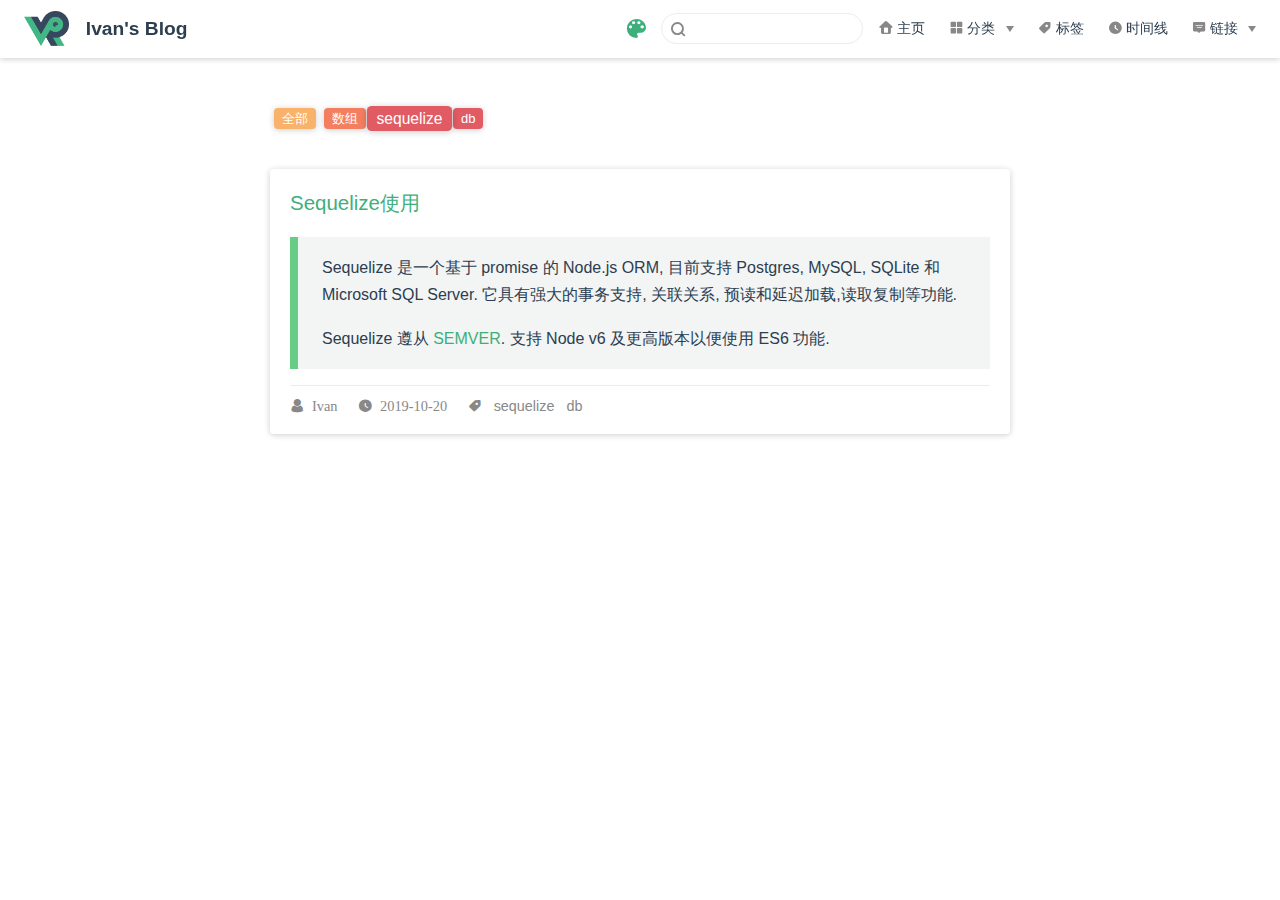
<file: tags/sequelize/index.html>
<!DOCTYPE html>
<html lang="en-US">
  <head>
    <meta charset="utf-8">
    <meta name="viewport" content="width=device-width,initial-scale=1">
    <title>sequelize tags | Ivan&#39;s Blog</title>
    <meta name="description" content="Tali is cheap. Show me the code.">
    <meta name="generator" content="VuePress 1.4.0">
    <link rel="icon" href="/favicon.ico">
  <meta name="viewport" content="width=device-width,initial-scale=1,user-scalable=no">
    
    <link rel="preload" href="/assets/css/0.styles.3532a1be.css" as="style"><link rel="preload" href="/assets/js/app.9d119b1f.js" as="script"><link rel="preload" href="/assets/js/4.9c00b11f.js" as="script"><link rel="preload" href="/assets/js/1.ca2b4244.js" as="script"><link rel="prefetch" href="/assets/js/10.4a5be152.js"><link rel="prefetch" href="/assets/js/11.b2e9dc77.js"><link rel="prefetch" href="/assets/js/12.5ae980c0.js"><link rel="prefetch" href="/assets/js/13.6c211405.js"><link rel="prefetch" href="/assets/js/3.50623cda.js"><link rel="prefetch" href="/assets/js/5.e4a0d7f7.js"><link rel="prefetch" href="/assets/js/6.ef74663c.js"><link rel="prefetch" href="/assets/js/7.fd31a731.js"><link rel="prefetch" href="/assets/js/8.1be6a660.js"><link rel="prefetch" href="/assets/js/9.ade3a5e7.js">
    <link rel="stylesheet" href="/assets/css/0.styles.3532a1be.css">
  </head>
  <body>
    <div id="app" data-server-rendered="true"><div class="tag-wrapper" data-v-c2f129e2><div class="theme-container no-sidebar" data-v-319dd33c data-v-c2f129e2><div data-v-319dd33c><div id="loader-wrapper" class="loading-wrapper" data-v-4b73742e data-v-319dd33c data-v-319dd33c><div class="loader-main" data-v-4b73742e><div data-v-4b73742e></div><div data-v-4b73742e></div><div data-v-4b73742e></div><div data-v-4b73742e></div></div> <!----> <!----></div> <div class="password-shadow password-wrapper-out" style="display:none;" data-v-1e2a0cc0 data-v-319dd33c data-v-319dd33c><h3 class="title" style="display:none;" data-v-1e2a0cc0 data-v-1e2a0cc0>Ivan's Blog</h3> <!----> <label id="box" class="inputBox" style="display:none;" data-v-1e2a0cc0 data-v-1e2a0cc0><input type="password" value="" data-v-1e2a0cc0> <span data-v-1e2a0cc0>Konck! Knock!</span> <button data-v-1e2a0cc0>OK</button></label> <div class="footer" style="display:none;" data-v-1e2a0cc0 data-v-1e2a0cc0><span data-v-1e2a0cc0><i class="iconfont reco-theme" data-v-1e2a0cc0></i> <a target="blank" href="https://vuepress-theme-reco.recoluan.com" data-v-1e2a0cc0>vuePress-theme-reco</a></span> <span data-v-1e2a0cc0><i class="iconfont reco-copyright" data-v-1e2a0cc0></i> <a data-v-1e2a0cc0><span data-v-1e2a0cc0>Ivan</span>
            
          <span data-v-1e2a0cc0>2017 - </span>
          2020
        </a></span></div></div> <div class="hide" data-v-319dd33c><header class="navbar" data-v-319dd33c><div class="sidebar-button"><svg xmlns="http://www.w3.org/2000/svg" aria-hidden="true" role="img" viewBox="0 0 448 512" class="icon"><path fill="currentColor" d="M436 124H12c-6.627 0-12-5.373-12-12V80c0-6.627 5.373-12 12-12h424c6.627 0 12 5.373 12 12v32c0 6.627-5.373 12-12 12zm0 160H12c-6.627 0-12-5.373-12-12v-32c0-6.627 5.373-12 12-12h424c6.627 0 12 5.373 12 12v32c0 6.627-5.373 12-12 12zm0 160H12c-6.627 0-12-5.373-12-12v-32c0-6.627 5.373-12 12-12h424c6.627 0 12 5.373 12 12v32c0 6.627-5.373 12-12 12z"></path></svg></div> <a href="/" class="home-link router-link-active"><img src="/logo.png" alt="Ivan's Blog" class="logo"> <span class="site-name">Ivan's Blog</span></a> <div class="links"><div class="color-picker"><a class="color-button"><i class="iconfont reco-color"></i></a> <div class="color-picker-menu" style="display:none;"><div class="mode-options"><h4 class="title">Choose mode</h4> <ul class="color-mode-options"><li class="dark">dark</li><li class="auto active">auto</li><li class="light">light</li></ul></div></div></div> <div class="search-box"><i class="iconfont reco-search"></i> <input aria-label="Search" autocomplete="off" spellcheck="false" value=""> <!----></div> <nav class="nav-links can-hide"><div class="nav-item"><a href="/" class="nav-link"><i class="iconfont reco-home"></i>
  主页
</a></div><div class="nav-item"><div class="dropdown-wrapper"><a class="dropdown-title"><span class="title"><i class="iconfont reco-category"></i>
      分类
    </span> <span class="arrow right"></span></a> <ul class="nav-dropdown" style="display:none;"><li class="dropdown-item"><!----> <a href="/categories/算法/" class="nav-link"><i class="iconfont undefined"></i>
  算法
</a></li><li class="dropdown-item"><!----> <a href="/categories/ORM/" class="nav-link"><i class="iconfont undefined"></i>
  ORM
</a></li></ul></div></div><div class="nav-item"><a href="/tag/" class="nav-link"><i class="iconfont reco-tag"></i>
  标签
</a></div><div class="nav-item"><a href="/timeline/" class="nav-link"><i class="iconfont reco-date"></i>
  时间线
</a></div><div class="nav-item"><div class="dropdown-wrapper"><a class="dropdown-title"><span class="title"><i class="iconfont reco-message"></i>
      链接
    </span> <span class="arrow right"></span></a> <ul class="nav-dropdown" style="display:none;"><li class="dropdown-item"><!----> <a href="https://github.com/zyc-on" target="_blank" rel="noopener noreferrer" class="nav-link external"><i class="iconfont reco-github"></i>
  GitHub
  <svg xmlns="http://www.w3.org/2000/svg" aria-hidden="true" x="0px" y="0px" viewBox="0 0 100 100" width="15" height="15" class="icon outbound"><path fill="currentColor" d="M18.8,85.1h56l0,0c2.2,0,4-1.8,4-4v-32h-8v28h-48v-48h28v-8h-32l0,0c-2.2,0-4,1.8-4,4v56C14.8,83.3,16.6,85.1,18.8,85.1z"></path> <polygon fill="currentColor" points="45.7,48.7 51.3,54.3 77.2,28.5 77.2,37.2 85.2,37.2 85.2,14.9 62.8,14.9 62.8,22.9 71.5,22.9"></polygon></svg></a></li><li class="dropdown-item"><!----> <a href="https://www.jianshu.com/u/c80e48ec37da" target="_blank" rel="noopener noreferrer" class="nav-link external"><i class="iconfont reco-jianshu"></i>
  简书
  <svg xmlns="http://www.w3.org/2000/svg" aria-hidden="true" x="0px" y="0px" viewBox="0 0 100 100" width="15" height="15" class="icon outbound"><path fill="currentColor" d="M18.8,85.1h56l0,0c2.2,0,4-1.8,4-4v-32h-8v28h-48v-48h28v-8h-32l0,0c-2.2,0-4,1.8-4,4v56C14.8,83.3,16.6,85.1,18.8,85.1z"></path> <polygon fill="currentColor" points="45.7,48.7 51.3,54.3 77.2,28.5 77.2,37.2 85.2,37.2 85.2,14.9 62.8,14.9 62.8,22.9 71.5,22.9"></polygon></svg></a></li><li class="dropdown-item"><!----> <a href="/tags/sequelize/.html#" class="nav-link"><i class="iconfont reco-wechat"></i>
  WeChat
</a></li></ul></div></div> <!----></nav></div></header> <div class="sidebar-mask" data-v-319dd33c></div> <aside class="sidebar" data-v-319dd33c><div class="personal-info-wrapper" data-v-6c8ffc9c><img src="/avatar.jpg" alt="author-avatar" class="personal-img" data-v-6c8ffc9c> <h3 class="name" data-v-6c8ffc9c>
    Ivan
  </h3> <div class="num" data-v-6c8ffc9c><div data-v-6c8ffc9c><h3 data-v-6c8ffc9c>2</h3> <h6 data-v-6c8ffc9c>文章</h6></div> <div data-v-6c8ffc9c><h3 data-v-6c8ffc9c>3</h3> <h6 data-v-6c8ffc9c>标签</h6></div></div> <hr data-v-6c8ffc9c></div> <nav class="nav-links"><div class="nav-item"><a href="/" class="nav-link"><i class="iconfont reco-home"></i>
  主页
</a></div><div class="nav-item"><div class="dropdown-wrapper"><a class="dropdown-title"><span class="title"><i class="iconfont reco-category"></i>
      分类
    </span> <span class="arrow right"></span></a> <ul class="nav-dropdown" style="display:none;"><li class="dropdown-item"><!----> <a href="/categories/算法/" class="nav-link"><i class="iconfont undefined"></i>
  算法
</a></li><li class="dropdown-item"><!----> <a href="/categories/ORM/" class="nav-link"><i class="iconfont undefined"></i>
  ORM
</a></li></ul></div></div><div class="nav-item"><a href="/tag/" class="nav-link"><i class="iconfont reco-tag"></i>
  标签
</a></div><div class="nav-item"><a href="/timeline/" class="nav-link"><i class="iconfont reco-date"></i>
  时间线
</a></div><div class="nav-item"><div class="dropdown-wrapper"><a class="dropdown-title"><span class="title"><i class="iconfont reco-message"></i>
      链接
    </span> <span class="arrow right"></span></a> <ul class="nav-dropdown" style="display:none;"><li class="dropdown-item"><!----> <a href="https://github.com/zyc-on" target="_blank" rel="noopener noreferrer" class="nav-link external"><i class="iconfont reco-github"></i>
  GitHub
  <svg xmlns="http://www.w3.org/2000/svg" aria-hidden="true" x="0px" y="0px" viewBox="0 0 100 100" width="15" height="15" class="icon outbound"><path fill="currentColor" d="M18.8,85.1h56l0,0c2.2,0,4-1.8,4-4v-32h-8v28h-48v-48h28v-8h-32l0,0c-2.2,0-4,1.8-4,4v56C14.8,83.3,16.6,85.1,18.8,85.1z"></path> <polygon fill="currentColor" points="45.7,48.7 51.3,54.3 77.2,28.5 77.2,37.2 85.2,37.2 85.2,14.9 62.8,14.9 62.8,22.9 71.5,22.9"></polygon></svg></a></li><li class="dropdown-item"><!----> <a href="https://www.jianshu.com/u/c80e48ec37da" target="_blank" rel="noopener noreferrer" class="nav-link external"><i class="iconfont reco-jianshu"></i>
  简书
  <svg xmlns="http://www.w3.org/2000/svg" aria-hidden="true" x="0px" y="0px" viewBox="0 0 100 100" width="15" height="15" class="icon outbound"><path fill="currentColor" d="M18.8,85.1h56l0,0c2.2,0,4-1.8,4-4v-32h-8v28h-48v-48h28v-8h-32l0,0c-2.2,0-4,1.8-4,4v56C14.8,83.3,16.6,85.1,18.8,85.1z"></path> <polygon fill="currentColor" points="45.7,48.7 51.3,54.3 77.2,28.5 77.2,37.2 85.2,37.2 85.2,14.9 62.8,14.9 62.8,22.9 71.5,22.9"></polygon></svg></a></li><li class="dropdown-item"><!----> <a href="/tags/sequelize/.html#" class="nav-link"><i class="iconfont reco-wechat"></i>
  WeChat
</a></li></ul></div></div> <!----></nav>  <ul class="sidebar-links"><li><section class="sidebar-group depth-0"><p class="sidebar-heading open"><span></span> <!----></p> <!----></section></li></ul> </aside> <div class="password-shadow password-wrapper-in" style="display:none;" data-v-1e2a0cc0 data-v-319dd33c><h3 class="title" style="display:none;" data-v-1e2a0cc0 data-v-1e2a0cc0>sequelize tags</h3> <!----> <label id="box" class="inputBox" style="display:none;" data-v-1e2a0cc0 data-v-1e2a0cc0><input type="password" value="" data-v-1e2a0cc0> <span data-v-1e2a0cc0>Konck! Knock!</span> <button data-v-1e2a0cc0>OK</button></label> <div class="footer" style="display:none;" data-v-1e2a0cc0 data-v-1e2a0cc0><span data-v-1e2a0cc0><i class="iconfont reco-theme" data-v-1e2a0cc0></i> <a target="blank" href="https://vuepress-theme-reco.recoluan.com" data-v-1e2a0cc0>vuePress-theme-reco</a></span> <span data-v-1e2a0cc0><i class="iconfont reco-copyright" data-v-1e2a0cc0></i> <a data-v-1e2a0cc0><span data-v-1e2a0cc0>Ivan</span>
            
          <span data-v-1e2a0cc0>2017 - </span>
          2020
        </a></span></div></div> <div data-v-319dd33c><div class="tags tags" style="display:none;" data-v-36b9f66a data-v-c2f129e2 data-v-c2f129e2><span style="background-color:#f47e60;" data-v-36b9f66a>全部</span><span style="background-color:#e15b64;" data-v-36b9f66a>数组</span><span class="active" style="background-color:#f47e60;" data-v-36b9f66a>sequelize</span><span style="background-color:#849b87;" data-v-36b9f66a>db</span></div> <div class="abstract-wrapper list" style="display:none;" data-v-b014bc36 data-v-c2f129e2 data-v-c2f129e2><div class="abstract-item" data-v-28f76ce9 data-v-b014bc36><!----> <div class="title" data-v-28f76ce9><!----> <a href="/views/Framework/Sequelize/use.html" data-v-28f76ce9>Sequelize使用</a></div> <div class="abstract" data-v-28f76ce9><div class="custom-block tip">
<p>Sequelize 是一个基于 promise 的 Node.js ORM, 目前支持 Postgres, MySQL, SQLite 和 Microsoft SQL Server. 它具有强大的事务支持, 关联关系, 预读和延迟加载,读取复制等功能.</p>
<p>Sequelize 遵从 <a href="http://semver.org/" target="_blank" rel="noopener noreferrer">SEMVER<OutboundLink/></a>. 支持 Node v6 及更高版本以便使用 ES6 功能.</p>
</div>
</div> <hr class="hr" data-v-28f76ce9> <div data-v-484a899e data-v-28f76ce9><i class="iconfont reco-account" data-v-484a899e><span data-v-484a899e>Ivan</span></i> <i class="iconfont reco-date" data-v-484a899e><span data-v-484a899e>2019-10-20</span></i> <!----> <i class="iconfont reco-tag tags" data-v-484a899e><span class="tag-item" data-v-484a899e>
      sequelize
    </span><span class="tag-item" data-v-484a899e>
      db
    </span></i></div></div></div> <div class="pagation pagation" style="display:none;" data-v-303bd5dc data-v-c2f129e2 data-v-c2f129e2><div class="pagation-list" data-v-303bd5dc><span unselectable="on" class="jump" style="display:none;" data-v-303bd5dc>Prev</span> <span class="jump" style="display:none;" data-v-303bd5dc>1</span> <span class="ellipsis" style="display:none;" data-v-303bd5dc>...</span> <span class="jump bgprimary" data-v-303bd5dc>1</span> <span class="ellipsis" style="display:none;" data-v-303bd5dc>...</span> <span class="jump" style="display:none;" data-v-303bd5dc>1</span> <span class="jump" style="display:none;" data-v-303bd5dc>Next</span> <span class="jumppoint" data-v-303bd5dc>跳转到：</span> <span class="jumpinp" data-v-303bd5dc><input type="text" value="" data-v-303bd5dc></span> <span class="jump gobtn" data-v-303bd5dc>GO</span></div></div> <div style="display:none;" data-v-319dd33c data-v-319dd33c><div class="comments-wrapper" style="display:none;" data-v-319dd33c><div class="vssue vssue-wrapper"><svg style="display:none;"><symbol id="vssue-icon-bitbucket" viewBox="0 0 1024 1024"><path d="M579.5522464 489.45249493q4.8371808 38.38537173-30.81752427 61.55702827t-67.95459093 3.66689493q-23.79580907-10.37653333-32.6119616-35.34262826t-0.31207573-50.01020907 31.67573333-35.34262827q21.92335253-11.00068587 44.1587808-7.33379093t39.00952427 21.61127573 16.77409493 41.1160384zM647.19476053 476.65737173q-8.50407573-65.22392427-68.8908192-99.9424t-120.07131413-7.9579424q-38.38537173 17.08617173-61.24495253 53.9111616t-21.0651424 78.95527574q2.41859093 55.4715424 47.20152426 94.48106666t100.87862827 34.1723424q55.4715424-4.8371808 92.60860907-51.18049493t30.50544746-102.43900907zM792.93434133 146.32472427q-12.17097173-16.4620192-34.1723424-27.15062827t-35.34262826-13.41927573-43.30057174-7.64586667q-177.33729493-28.63299093-345.00022826 1.24830507-26.2144 4.29104747-40.25782827 7.33379093t-33.54819093 13.41927573-30.50544747 26.2144q18.2564576 17.08617173 46.34331413 27.6967616t44.78293334 13.41927574 53.36502826 7.02171413q138.95192427 17.71032427 273.06666667 0.62415253 38.38537173-4.8371808 54.53531413-7.33379093t44.1587808-13.1072 45.7191616-28.32091413zM827.65281813 777.10872427q-4.8371808 15.83786667-9.44030506 46.65539093t-8.50407574 51.18049493-17.39824746 42.6764192-35.34262827 34.4064q-52.4288 29.2571424-115.46819093 43.61264747t-123.1140576 13.41927573-122.8019808-11.3127616q-28.0088384-4.8371808-49.69813334-11.00068586t-46.65539093-16.4620192-44.4708576-26.52647574-31.67573333-37.4491424q-15.21371413-58.51428587-34.71847574-177.96144746l3.66689494-9.7523808 11.00068586-5.46133334q135.9091808 90.1900192 308.72137174 90.1900192t309.34552426-90.1900192q12.79512427 3.66689493 14.5895616 14.04342827t-3.0427424 27.46270507-4.8371808 22.54750506zM937.97175147 191.41973333q-15.83786667 101.8148576-67.64251414 399.22346667-3.0427424 18.2564576-16.4620192 34.1723424t-26.52647573 24.3419424-33.23611413 18.88060907q-153.61950507 76.7707424-371.8387808 53.67710506-151.12289493-16.4620192-240.14262827-84.72868586-9.12822827-7.33379093-15.52579093-16.1499424t-10.37653334-21.2992-5.46133333-20.75306667-3.66689493-24.10788587-3.3548192-21.2992q-5.46133333-30.50544747-16.1499424-91.43832426t-17.08617174-98.4600384-14.35550506-89.8779424-13.41927574-96.27550507q1.7944384-15.83786667 10.68860907-29.5692192t19.19268587-22.8595808 27.46270506-18.2564576 28.0088384-13.73135253 29.2571424-11.3127616q76.22460907-28.0088384 190.75657174-39.00952427 231.0144-22.54750507 412.01859093 30.50544747 94.48106667 28.0088384 131.072 74.35215253 9.7523808 12.17097173 10.0644576 31.0515808t-3.3548192 32.9240384z"></path></symbol> <symbol id="vssue-icon-gitea" viewBox="0 0 1024 1024"><path d="M184.31868985 236.10860742C106.94832667 235.94086648 3.32655508 285.13080468 9.02973665 408.46209936c8.93218827 192.65010787 206.32096845 210.5144844 285.20099725 212.06608453 8.63864186 36.14810496 101.48307766 160.77938883 170.21479898 167.32127321h301.09442177c180.57278288-11.99345499 315.77172611-546.07960359 215.54670217-548.09249109-165.7696721 7.79993906-264.02374305 11.74184405-348.27147151 12.41280591v166.69224585l-26.25140843-11.61603761-0.16773997-154.99233728c-96.70246985-0.04193548-181.83083757-4.52899687-343.4069947-12.49667687-20.21274496-0.12580547-48.39316992-3.5644886-78.67035236-3.64835859z m10.94507577 68.14462849h9.22573371c10.98701124 98.75729283 28.85138778 156.50200291 64.99949274 244.73357185-92.25734394-10.90314029-170.75995634-37.69970509-185.18564974-137.75698809-7.46445813-51.78991757 17.69663558-105.84433456 110.96042329-107.01851827z m358.83913087 97.07988723c6.29027343 0.08386999 12.70635233 1.25805468 18.74501482 4.02577499l31.40943263 13.54505513-22.51917887 41.05451824a28.18042496 25.03528825 0 0 0-10.10637297 1.59353561 28.18042496 25.03528825 0 0 0-16.98373825 32.038459 28.18042496 25.03528825 0 0 0 4.69673781 7.29671718l-38.83195528 70.70267333a28.18042496 25.03528825 0 0 0-9.30960467 1.59353659 28.18042496 25.03528825 0 0 0-16.98373825 32.038459 28.18042496 25.03528825 0 0 0 36.06423497 15.09665623 28.18042496 25.03528825 0 0 0 16.94180276-32.08039449 28.18042496 25.03528825 0 0 0-6.62575434-9.22573468l37.82551056-68.85752581a28.18042496 25.03528825 0 0 0 12.28700044-1.25805469 28.18042496 25.03528825 0 0 0 8.93218826-4.69673783c14.59343435 6.12253248 26.54495386 11.11281671 35.14166122 15.34826717 12.91602778 6.37414341 17.48696012 10.60959485 18.87082027 15.30633169 1.38386015 4.61286685-0.12580547 13.50312062-7.42252263 29.10299872-5.45157063 11.61603859-14.46762889 28.09655497-25.11915823 47.51253164a28.18042496 25.03528825 0 0 0-10.52572486 1.59353659 28.18042496 25.03528825 0 0 0-16.98373826 32.038459 28.18042496 25.03528825 0 0 0 36.06423498 15.09665623 28.18042496 25.03528825 0 0 0 16.94180278-32.03845901 28.18042496 25.03528825 0 0 0-5.74511608-8.47090188c10.52572388-19.20630122 19.58371762-35.72875308 25.41270465-48.14155897 7.88380904-16.85793279 11.99345499-29.39654416 8.38703091-41.51580463-3.60642311-12.11926046-14.67730434-20.0030695-29.35460966-27.25785217-9.6450856-4.73867233-21.68047607-9.77089106-36.06423399-15.80955357a28.18042496 25.03528825 0 0 0-1.59353562-10.022502 28.18042496 25.03528825 0 0 0-6.08059796-8.7644483l22.14176246-40.38355541 122.61839638 52.96410227c22.14176247 9.6031511 31.2836262 33.12877372 20.54822685 52.8382968l-84.28966393 154.32137544c-10.77733482 19.66758857-37.23841869 27.80300855-59.38018118 18.24179293l-173.48574115-74.98005927c-22.14176247-9.5612156-31.32556167-33.12877372-20.54822687-52.83829679l84.28966395-154.27943995c7.38058716-13.54505513 22.22563246-21.59660511 37.951317-22.22563246h2.68384935z"></path></symbol> <symbol id="vssue-icon-gitee" viewBox="0 0 1024 1024"><path d="M978.404275 409.561604H455.061338c-25.117645 0-45.499734 20.382089-45.499734 45.499734l-0.031997 113.781333c0 25.117645 20.350092 45.499734 45.499734 45.531731h318.594132c25.117645 0 45.499734 20.382089 45.499734 45.499735v22.749867a136.5312 136.5312 0 0 1-136.5312 136.5312H250.248539a45.499734 45.499734 0 0 1-45.499734-45.499734V341.343999a136.5312 136.5312 0 0 1 136.5312-136.5312L978.308284 204.780802c25.117645 0 45.499734-20.350092 45.499734-45.467738L1023.904009 45.531731h0.031997A45.499734 45.499734 0 0 0 978.468269 0h-0.031997L341.343999 0.031997C152.84967 0.031997 0.031997 152.84967 0.031997 341.343999v637.092273c0 25.117645 20.382089 45.499734 45.499734 45.499734h671.233072a307.171203 307.171203 0 0 0 307.171203-307.171203v-261.671468c0-25.117645-20.382089-45.499734-45.499734-45.499734z"></path></symbol> <symbol id="vssue-icon-github" viewBox="0 0 1024 1024"><path d="M512 20.4425c-278.334 0-504 225.6345-504 504 0 222.6735 144.4275 411.6105 344.673 478.233 25.2 4.662 34.461-10.9305 34.461-24.255 0-12.0015-0.4725-51.723-0.693-93.8385-140.238 30.492-169.8165-59.472-169.8165-59.472-22.932-58.2435-55.944-73.7415-55.944-73.7415-45.738-31.2795 3.465-30.6495 3.465-30.6495 50.589 3.5595 77.238 51.9435 77.238 51.9435 44.9505 77.049 117.9045 54.7785 146.664 41.895 4.5045-32.571 17.577-54.81 32.004-67.41-111.951-12.726-229.635-55.9755-229.635-249.0705 0-55.0305 19.6875-99.981 51.9435-135.2925-5.229-12.6945-22.491-63.945 4.8825-133.371 0 0 42.336-13.545 138.6315 51.66 40.194-11.1825 83.3175-16.758 126.1575-16.9785 42.8085 0.189 85.9635 5.796 126.252 16.9785 96.201-65.205 138.4425-51.66 138.4425-51.66 27.4365 69.426 10.1745 120.6765 4.9455 133.371 32.319 35.28 51.8805 80.262 51.8805 135.2925 0 193.5675-117.9045 236.187-230.139 248.6925 18.081 15.6555 34.1775 46.305 34.1775 93.3345 0 67.4415-0.5985 121.716-0.5985 138.3165 0 13.419 9.072 29.1375 34.6185 24.192 200.151-66.717 344.3895-255.5595 344.3895-478.17 0-278.3655-225.666-504-504-504z"></path></symbol> <symbol id="vssue-icon-gitlab" viewBox="0 0 1024 1024"><path d="M66.61375986 405.11600042L512.11376028 976.03999972 23.84576 621.65599958a39.312 39.312 0 0 1-14.07600042-43.30799944l56.8080007-173.26800028z m259.88400014 0h371.26800014L512.14975986 976.03999972zM215.11376 60.88400042l111.384 344.232H66.61375986l111.384-344.232a19.72800014 19.72800014 0 0 1 37.11600014 0z m742.49999972 344.232l56.8080007 173.2679993a39.23999986 39.23999986 0 0 1-14.07600042 43.30800042l-488.26800028 354.38400014 445.50000042-570.92400028z m0 0h-259.88400014l111.384-344.232a19.72800014 19.72800014 0 0 1 37.11600014 0z"></path></symbol> <symbol id="vssue-icon-loading" viewBox="0 0 1024 1024"><path d="M843.307 742.24c0 3.217 2.607 5.824 5.824 5.824s5.824-2.607 5.824-5.824a5.823 5.823 0 0 0-5.824-5.824 5.823 5.823 0 0 0-5.824 5.824zM714.731 874.912c0 6.398 5.186 11.584 11.584 11.584s11.584-5.186 11.584-11.584-5.186-11.584-11.584-11.584-11.584 5.186-11.584 11.584zM541.419 943.2c0 9.614 7.794 17.408 17.408 17.408s17.408-7.794 17.408-17.408-7.794-17.408-17.408-17.408-17.408 7.794-17.408 17.408z m-186.56-9.152c0 12.795 10.373 23.168 23.168 23.168s23.168-10.373 23.168-23.168-10.373-23.168-23.168-23.168-23.168 10.373-23.168 23.168zM189.355 849.12c0 16.012 12.98 28.992 28.992 28.992s28.992-12.98 28.992-28.992-12.98-28.992-28.992-28.992-28.992 12.98-28.992 28.992zM74.731 704.736c0 19.228 15.588 34.816 34.816 34.816s34.816-15.588 34.816-34.816-15.588-34.816-34.816-34.816-34.816 15.588-34.816 34.816z m-43.008-177.28c0 22.41 18.166 40.576 40.576 40.576s40.576-18.166 40.576-40.576-18.166-40.576-40.576-40.576-40.576 18.166-40.576 40.576z m35.392-176.128c0 25.626 20.774 46.4 46.4 46.4s46.4-20.774 46.4-46.4c0-25.626-20.774-46.4-46.4-46.4-25.626 0-46.4 20.774-46.4 46.4z m106.176-142.016c0 28.843 23.381 52.224 52.224 52.224s52.224-23.381 52.224-52.224c0-28.843-23.381-52.224-52.224-52.224-28.843 0-52.224 23.381-52.224 52.224z m155.904-81.344c0 32.024 25.96 57.984 57.984 57.984s57.984-25.96 57.984-57.984-25.96-57.984-57.984-57.984-57.984 25.96-57.984 57.984z m175.104-5.056c0 35.24 28.568 63.808 63.808 63.808s63.808-28.568 63.808-63.808c0-35.24-28.568-63.808-63.808-63.808-35.24 0-63.808 28.568-63.808 63.808z m160.32 72.128c0 38.421 31.147 69.568 69.568 69.568s69.568-31.147 69.568-69.568-31.147-69.568-69.568-69.568-69.568 31.147-69.568 69.568z m113.92 135.488c0 41.638 33.754 75.392 75.392 75.392s75.392-33.754 75.392-75.392-33.754-75.392-75.392-75.392-75.392 33.754-75.392 75.392z m45.312 175.488c0 44.854 36.362 81.216 81.216 81.216s81.216-36.362 81.216-81.216c0-44.854-36.362-81.216-81.216-81.216-44.854 0-81.216 36.362-81.216 81.216z"></path></symbol> <symbol id="vssue-icon-like" viewBox="0 0 1024 1024"><path d="M885.9 533.7c16.8-22.2 26.1-49.4 26.1-77.7 0-44.9-25.1-87.4-65.5-111.1a67.67 67.67 0 0 0-34.3-9.3H572.4l6-122.9c1.4-29.7-9.1-57.9-29.5-79.4-20.5-21.5-48.1-33.4-77.9-33.4-52 0-98 35-111.8 85.1l-85.9 311H144c-17.7 0-32 14.3-32 32v364c0 17.7 14.3 32 32 32h601.3c9.2 0 18.2-1.8 26.5-5.4 47.6-20.3 78.3-66.8 78.3-118.4 0-12.6-1.8-25-5.4-37 16.8-22.2 26.1-49.4 26.1-77.7 0-12.6-1.8-25-5.4-37 16.8-22.2 26.1-49.4 26.1-77.7-0.2-12.6-2-25.1-5.6-37.1zM184 852V568h81v284h-81z m636.4-353l-21.9 19 13.9 25.4c4.6 8.4 6.9 17.6 6.9 27.3 0 16.5-7.2 32.2-19.6 43l-21.9 19 13.9 25.4c4.6 8.4 6.9 17.6 6.9 27.3 0 16.5-7.2 32.2-19.6 43l-21.9 19 13.9 25.4c4.6 8.4 6.9 17.6 6.9 27.3 0 22.4-13.2 42.6-33.6 51.8H329V564.8l99.5-360.5c5.2-18.9 22.5-32.2 42.2-32.3 7.6 0 15.1 2.2 21.1 6.7 9.9 7.4 15.2 18.6 14.6 30.5l-9.6 198.4h314.4C829 418.5 840 436.9 840 456c0 16.5-7.2 32.1-19.6 43z"></path></symbol> <symbol id="vssue-icon-unlike" viewBox="0 0 1024 1024"><path d="M885.9 490.3c3.6-12 5.4-24.4 5.4-37 0-28.3-9.3-55.5-26.1-77.7 3.6-12 5.4-24.4 5.4-37 0-28.3-9.3-55.5-26.1-77.7 3.6-12 5.4-24.4 5.4-37 0-51.6-30.7-98.1-78.3-118.4-8.3-3.6-17.2-5.4-26.5-5.4H144c-17.7 0-32 14.3-32 32v364c0 17.7 14.3 32 32 32h129.3l85.8 310.8C372.9 889 418.9 924 470.9 924c29.7 0 57.4-11.8 77.9-33.4 20.5-21.5 31-49.7 29.5-79.4l-6-122.9h239.9c12.1 0 23.9-3.2 34.3-9.3 40.4-23.5 65.5-66.1 65.5-111 0-28.3-9.3-55.5-26.1-77.7zM184 456V172h81v284h-81z m627.2 160.4H496.8l9.6 198.4c0.6 11.9-4.7 23.1-14.6 30.5-6.1 4.5-13.6 6.8-21.1 6.7-19.6-0.1-36.9-13.4-42.2-32.3L329 459.2V172h415.4c20.4 9.2 33.6 29.4 33.6 51.8 0 9.7-2.3 18.9-6.9 27.3l-13.9 25.4 21.9 19c12.5 10.8 19.6 26.5 19.6 43 0 9.7-2.3 18.9-6.9 27.3l-13.9 25.4 21.9 19c12.5 10.8 19.6 26.5 19.6 43 0 9.7-2.3 18.9-6.9 27.3l-14 25.5 21.9 19c12.5 10.8 19.6 26.5 19.6 43 0 19.1-11 37.5-28.8 48.4z"></path></symbol> <symbol id="vssue-icon-heart" viewBox="0 0 1024 1024"><path d="M923 283.6c-13.4-31.1-32.6-58.9-56.9-82.8-24.3-23.8-52.5-42.4-84-55.5-32.5-13.5-66.9-20.3-102.4-20.3-49.3 0-97.4 13.5-139.2 39-10 6.1-19.5 12.8-28.5 20.1-9-7.3-18.5-14-28.5-20.1-41.8-25.5-89.9-39-139.2-39-35.5 0-69.9 6.8-102.4 20.3-31.4 13-59.7 31.7-84 55.5-24.4 23.9-43.5 51.7-56.9 82.8-13.9 32.3-21 66.6-21 101.9 0 33.3 6.8 68 20.3 103.3 11.3 29.5 27.5 60.1 48.2 91 32.8 48.9 77.9 99.9 133.9 151.6 92.8 85.7 184.7 144.9 188.6 147.3l23.7 15.2c10.5 6.7 24 6.7 34.5 0l23.7-15.2c3.9-2.5 95.7-61.6 188.6-147.3 56-51.7 101.1-102.7 133.9-151.6 20.7-30.9 37-61.5 48.2-91 13.5-35.3 20.3-70 20.3-103.3 0.1-35.3-7-69.6-20.9-101.9zM512 814.8S156 586.7 156 385.5C156 283.6 240.3 201 344.3 201c73.1 0 136.5 40.8 167.7 100.4C543.2 241.8 606.6 201 679.7 201c104 0 188.3 82.6 188.3 184.5 0 201.2-356 429.3-356 429.3z"></path></symbol> <symbol id="vssue-icon-edit" viewBox="0 0 1024 1024"><path d="M723.2 917.76H286.72c-65.28 0-118.4-51.2-118.4-113.92V261.76C168.32 198.4 221.44 147.2 286.72 147.2h375.04c17.92 0 32 14.08 32 32s-14.08 32-32 32H286.72c-30.08 0-54.4 22.4-54.4 49.92v542.08c0 27.52 24.32 49.92 54.4 49.92H723.2c30.08 0 54.4-22.4 54.4-49.92V440.32c0-17.92 14.08-32 32-32s32 14.08 32 32v363.52c0 62.72-53.12 113.92-118.4 113.92z"></path> <path d="M499.84 602.24c-7.68 0-14.72-2.56-21.12-7.68-13.44-11.52-14.72-32-3.2-45.44L780.16 198.4c11.52-13.44 32-14.72 45.44-3.2s14.72 32 3.2 45.44L524.16 591.36c-6.4 7.04-15.36 10.88-24.32 10.88z"></path></symbol> <symbol id="vssue-icon-delete" viewBox="0 0 1024 1024"><path d="M677.647059 256l0-90.352941c0-37.436235-23.461647-60.235294-61.771294-60.235294L408.094118 105.411765c-38.249412 0-61.741176 22.799059-61.741176 60.235294l0 90.352941-180.705882 0 0 60.235294 60.235294 0 0 512c0 54.272 33.972706 90.352941 90.352941 90.352941l391.529412 0c55.085176 0 90.352941-33.490824 90.352941-90.352941l0-512 60.235294 0 0-60.235294L677.647059 256zM406.588235 165.647059l210.823529 0-1.264941 90.352941L406.588235 256 406.588235 165.647059zM737.882353 858.352941l-451.764706 0 0-542.117647 451.764706 0L737.882353 858.352941zM466.823529 376.470588l-58.729412 0-1.505882 391.529412 60.235294 0L466.823529 376.470588zM617.411765 376.470588l-60.235294 0 0 391.529412 60.235294 0L617.411765 376.470588z"></path></symbol> <symbol id="vssue-icon-reply" viewBox="0 0 1024 1024"><path d="M426.666667 384 426.666667 213.333333 128 512 426.666667 810.666667 426.666667 635.733333C640 635.733333 789.333333 704 896 853.333333 853.333333 640 725.333333 426.666667 426.666667 384Z"></path></symbol> <symbol id="vssue-icon-error" viewBox="0 0 1024 1024"><path d="M512 720m-48 0a48 48 0 1 0 96 0 48 48 0 1 0-96 0Z"></path> <path d="M480 416v184c0 4.4 3.6 8 8 8h48c4.4 0 8-3.6 8-8V416c0-4.4-3.6-8-8-8h-48c-4.4 0-8 3.6-8 8z"></path> <path d="M955.7 856l-416-720c-6.2-10.7-16.9-16-27.7-16s-21.6 5.3-27.7 16l-416 720C56 877.4 71.4 904 96 904h832c24.6 0 40-26.6 27.7-48z m-783.5-27.9L512 239.9l339.8 588.2H172.2z"></path></symbol></svg> <div class="vssue-header"><a target="_blank" class="vssue-header-comments-count"><span>
      Comments
    </span></a> <span class="vssue-header-powered-by"><span>Powered by</span> <!----> <a href="https://github.com/meteorlxy/vssue" target="_blank" title="Vssue v1.4.3">
      Vssue
    </a></span></div> <div class="vssue-status"><svg aria-hidden="true" class="vssue-icon vssue-icon-loading"><title></title><use xlink:href="#vssue-icon-loading"></use></svg> <p class="vssue-status-info"><span>
        Initializing...
      </span></p></div></div></div></div></div></div></div></div></div><div class="global-ui"><div class="back-to-ceiling" style="right:1rem;bottom:6rem;width:2.5rem;height:2.5rem;border-radius:.25rem;line-height:2.5rem;display:none;" data-v-a81d141e data-v-a81d141e><svg t="1574745035067" viewBox="0 0 1024 1024" version="1.1" xmlns="http://www.w3.org/2000/svg" p-id="5404" class="icon" data-v-a81d141e><path d="M526.60727968 10.90185116a27.675 27.675 0 0 0-29.21455937 0c-131.36607665 82.28402758-218.69155461 228.01873535-218.69155402 394.07834331a462.20625001 462.20625001 0 0 0 5.36959153 69.94390903c1.00431239 6.55289093-0.34802892 13.13561351-3.76865779 18.80351572-32.63518765 54.11355614-51.75690182 118.55860487-51.7569018 187.94566865a371.06718723 371.06718723 0 0 0 11.50484808 91.98906777c6.53300375 25.50556257 41.68394495 28.14064038 52.69160883 4.22606766 17.37162448-37.73630017 42.14135425-72.50938081 72.80769204-103.21549295 2.18761121 3.04276886 4.15646224 6.24463696 6.40373557 9.22774369a1871.4375 1871.4375 0 0 0 140.04691725 5.34970492 1866.36093723 1866.36093723 0 0 0 140.04691723-5.34970492c2.24727335-2.98310674 4.21612437-6.18497483 6.3937923-9.2178004 30.66633723 30.70611158 55.4360664 65.4791928 72.80769147 103.21549355 11.00766384 23.91457269 46.15860503 21.27949489 52.69160879-4.22606768a371.15156223 371.15156223 0 0 0 11.514792-91.99901164c0-69.36717486-19.13165746-133.82216804-51.75690182-187.92578088-3.42062944-5.66790279-4.76302748-12.26056868-3.76865837-18.80351632a462.20625001 462.20625001 0 0 0 5.36959269-69.943909c-0.00994388-166.08943902-87.32547796-311.81420293-218.6915546-394.09823051zM605.93803103 357.87693858a93.93749974 93.93749974 0 1 1-187.89594924 6.1e-7 93.93749974 93.93749974 0 0 1 187.89594924-6.1e-7z" p-id="5405" data-v-a81d141e></path><path d="M429.50777625 765.63860547C429.50777625 803.39355007 466.44236686 1000.39046097 512.00932183 1000.39046097c45.56695499 0 82.4922232-197.00623328 82.5015456-234.7518555 0-37.75494459-36.9345906-68.35043303-82.4922232-68.34111062-45.57627738-0.00932239-82.52019037 30.59548842-82.51086798 68.34111062z" p-id="5406" data-v-a81d141e></path></svg></div></div></div>
    <script src="/assets/js/app.9d119b1f.js" defer></script><script src="/assets/js/4.9c00b11f.js" defer></script><script src="/assets/js/1.ca2b4244.js" defer></script>
  </body>
</html>
</file>
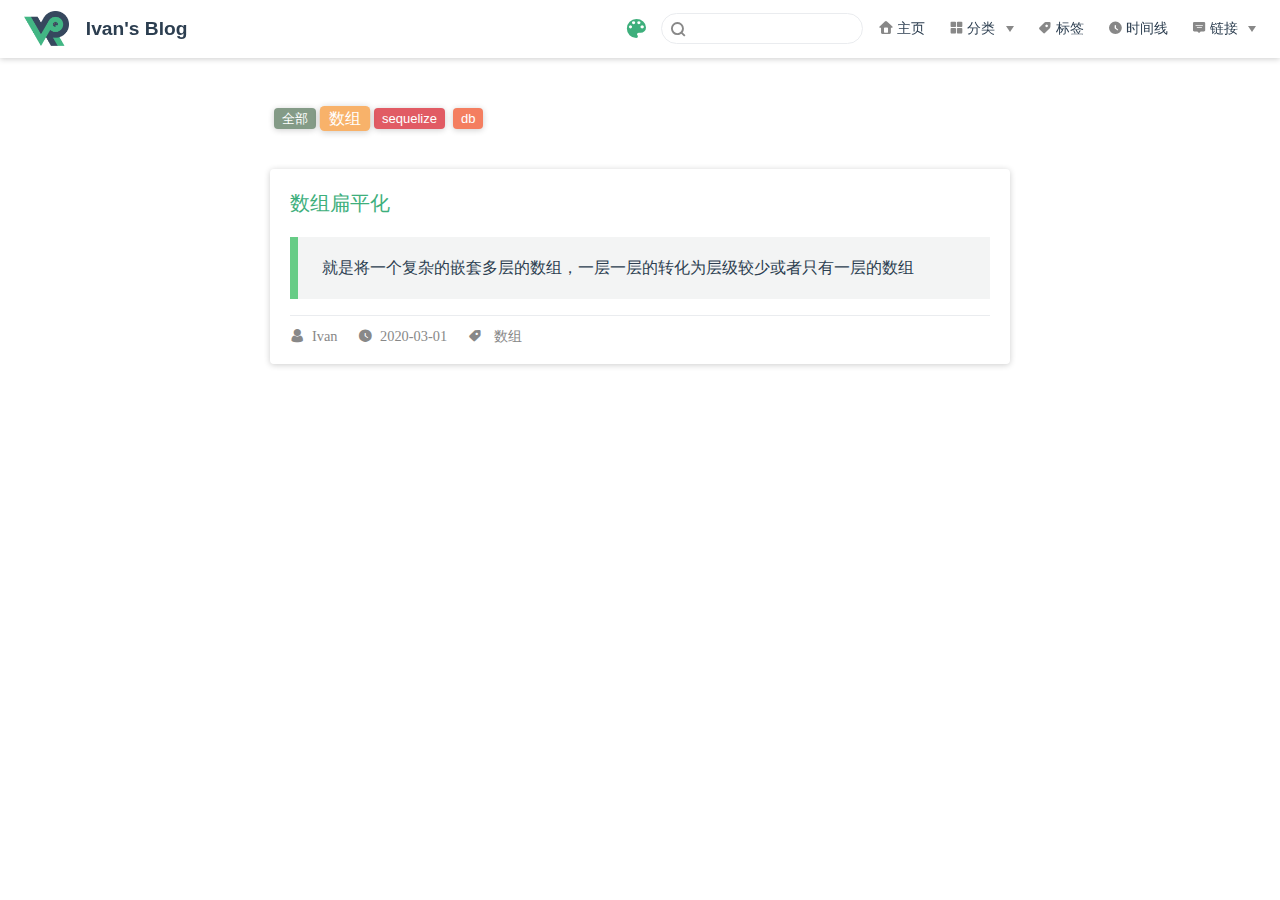
<file: tags/数组/index.html>
<!DOCTYPE html>
<html lang="en-US">
  <head>
    <meta charset="utf-8">
    <meta name="viewport" content="width=device-width,initial-scale=1">
    <title>数组 tags | Ivan&#39;s Blog</title>
    <meta name="description" content="Tali is cheap. Show me the code.">
    <meta name="generator" content="VuePress 1.4.0">
    <link rel="icon" href="/favicon.ico">
  <meta name="viewport" content="width=device-width,initial-scale=1,user-scalable=no">
    
    <link rel="preload" href="/assets/css/0.styles.3532a1be.css" as="style"><link rel="preload" href="/assets/js/app.9d119b1f.js" as="script"><link rel="preload" href="/assets/js/4.9c00b11f.js" as="script"><link rel="preload" href="/assets/js/1.ca2b4244.js" as="script"><link rel="prefetch" href="/assets/js/10.4a5be152.js"><link rel="prefetch" href="/assets/js/11.b2e9dc77.js"><link rel="prefetch" href="/assets/js/12.5ae980c0.js"><link rel="prefetch" href="/assets/js/13.6c211405.js"><link rel="prefetch" href="/assets/js/3.50623cda.js"><link rel="prefetch" href="/assets/js/5.e4a0d7f7.js"><link rel="prefetch" href="/assets/js/6.ef74663c.js"><link rel="prefetch" href="/assets/js/7.fd31a731.js"><link rel="prefetch" href="/assets/js/8.1be6a660.js"><link rel="prefetch" href="/assets/js/9.ade3a5e7.js">
    <link rel="stylesheet" href="/assets/css/0.styles.3532a1be.css">
  </head>
  <body>
    <div id="app" data-server-rendered="true"><div class="tag-wrapper" data-v-c2f129e2><div class="theme-container no-sidebar" data-v-319dd33c data-v-c2f129e2><div data-v-319dd33c><div id="loader-wrapper" class="loading-wrapper" data-v-4b73742e data-v-319dd33c data-v-319dd33c><div class="loader-main" data-v-4b73742e><div data-v-4b73742e></div><div data-v-4b73742e></div><div data-v-4b73742e></div><div data-v-4b73742e></div></div> <!----> <!----></div> <div class="password-shadow password-wrapper-out" style="display:none;" data-v-1e2a0cc0 data-v-319dd33c data-v-319dd33c><h3 class="title" style="display:none;" data-v-1e2a0cc0 data-v-1e2a0cc0>Ivan's Blog</h3> <!----> <label id="box" class="inputBox" style="display:none;" data-v-1e2a0cc0 data-v-1e2a0cc0><input type="password" value="" data-v-1e2a0cc0> <span data-v-1e2a0cc0>Konck! Knock!</span> <button data-v-1e2a0cc0>OK</button></label> <div class="footer" style="display:none;" data-v-1e2a0cc0 data-v-1e2a0cc0><span data-v-1e2a0cc0><i class="iconfont reco-theme" data-v-1e2a0cc0></i> <a target="blank" href="https://vuepress-theme-reco.recoluan.com" data-v-1e2a0cc0>vuePress-theme-reco</a></span> <span data-v-1e2a0cc0><i class="iconfont reco-copyright" data-v-1e2a0cc0></i> <a data-v-1e2a0cc0><span data-v-1e2a0cc0>Ivan</span>
            
          <span data-v-1e2a0cc0>2017 - </span>
          2020
        </a></span></div></div> <div class="hide" data-v-319dd33c><header class="navbar" data-v-319dd33c><div class="sidebar-button"><svg xmlns="http://www.w3.org/2000/svg" aria-hidden="true" role="img" viewBox="0 0 448 512" class="icon"><path fill="currentColor" d="M436 124H12c-6.627 0-12-5.373-12-12V80c0-6.627 5.373-12 12-12h424c6.627 0 12 5.373 12 12v32c0 6.627-5.373 12-12 12zm0 160H12c-6.627 0-12-5.373-12-12v-32c0-6.627 5.373-12 12-12h424c6.627 0 12 5.373 12 12v32c0 6.627-5.373 12-12 12zm0 160H12c-6.627 0-12-5.373-12-12v-32c0-6.627 5.373-12 12-12h424c6.627 0 12 5.373 12 12v32c0 6.627-5.373 12-12 12z"></path></svg></div> <a href="/" class="home-link router-link-active"><img src="/logo.png" alt="Ivan's Blog" class="logo"> <span class="site-name">Ivan's Blog</span></a> <div class="links"><div class="color-picker"><a class="color-button"><i class="iconfont reco-color"></i></a> <div class="color-picker-menu" style="display:none;"><div class="mode-options"><h4 class="title">Choose mode</h4> <ul class="color-mode-options"><li class="dark">dark</li><li class="auto active">auto</li><li class="light">light</li></ul></div></div></div> <div class="search-box"><i class="iconfont reco-search"></i> <input aria-label="Search" autocomplete="off" spellcheck="false" value=""> <!----></div> <nav class="nav-links can-hide"><div class="nav-item"><a href="/" class="nav-link"><i class="iconfont reco-home"></i>
  主页
</a></div><div class="nav-item"><div class="dropdown-wrapper"><a class="dropdown-title"><span class="title"><i class="iconfont reco-category"></i>
      分类
    </span> <span class="arrow right"></span></a> <ul class="nav-dropdown" style="display:none;"><li class="dropdown-item"><!----> <a href="/categories/算法/" class="nav-link"><i class="iconfont undefined"></i>
  算法
</a></li><li class="dropdown-item"><!----> <a href="/categories/ORM/" class="nav-link"><i class="iconfont undefined"></i>
  ORM
</a></li></ul></div></div><div class="nav-item"><a href="/tag/" class="nav-link"><i class="iconfont reco-tag"></i>
  标签
</a></div><div class="nav-item"><a href="/timeline/" class="nav-link"><i class="iconfont reco-date"></i>
  时间线
</a></div><div class="nav-item"><div class="dropdown-wrapper"><a class="dropdown-title"><span class="title"><i class="iconfont reco-message"></i>
      链接
    </span> <span class="arrow right"></span></a> <ul class="nav-dropdown" style="display:none;"><li class="dropdown-item"><!----> <a href="https://github.com/zyc-on" target="_blank" rel="noopener noreferrer" class="nav-link external"><i class="iconfont reco-github"></i>
  GitHub
  <svg xmlns="http://www.w3.org/2000/svg" aria-hidden="true" x="0px" y="0px" viewBox="0 0 100 100" width="15" height="15" class="icon outbound"><path fill="currentColor" d="M18.8,85.1h56l0,0c2.2,0,4-1.8,4-4v-32h-8v28h-48v-48h28v-8h-32l0,0c-2.2,0-4,1.8-4,4v56C14.8,83.3,16.6,85.1,18.8,85.1z"></path> <polygon fill="currentColor" points="45.7,48.7 51.3,54.3 77.2,28.5 77.2,37.2 85.2,37.2 85.2,14.9 62.8,14.9 62.8,22.9 71.5,22.9"></polygon></svg></a></li><li class="dropdown-item"><!----> <a href="https://www.jianshu.com/u/c80e48ec37da" target="_blank" rel="noopener noreferrer" class="nav-link external"><i class="iconfont reco-jianshu"></i>
  简书
  <svg xmlns="http://www.w3.org/2000/svg" aria-hidden="true" x="0px" y="0px" viewBox="0 0 100 100" width="15" height="15" class="icon outbound"><path fill="currentColor" d="M18.8,85.1h56l0,0c2.2,0,4-1.8,4-4v-32h-8v28h-48v-48h28v-8h-32l0,0c-2.2,0-4,1.8-4,4v56C14.8,83.3,16.6,85.1,18.8,85.1z"></path> <polygon fill="currentColor" points="45.7,48.7 51.3,54.3 77.2,28.5 77.2,37.2 85.2,37.2 85.2,14.9 62.8,14.9 62.8,22.9 71.5,22.9"></polygon></svg></a></li><li class="dropdown-item"><!----> <a href="/tags/数组/.html#" class="nav-link"><i class="iconfont reco-wechat"></i>
  WeChat
</a></li></ul></div></div> <!----></nav></div></header> <div class="sidebar-mask" data-v-319dd33c></div> <aside class="sidebar" data-v-319dd33c><div class="personal-info-wrapper" data-v-6c8ffc9c><img src="/avatar.jpg" alt="author-avatar" class="personal-img" data-v-6c8ffc9c> <h3 class="name" data-v-6c8ffc9c>
    Ivan
  </h3> <div class="num" data-v-6c8ffc9c><div data-v-6c8ffc9c><h3 data-v-6c8ffc9c>2</h3> <h6 data-v-6c8ffc9c>文章</h6></div> <div data-v-6c8ffc9c><h3 data-v-6c8ffc9c>3</h3> <h6 data-v-6c8ffc9c>标签</h6></div></div> <hr data-v-6c8ffc9c></div> <nav class="nav-links"><div class="nav-item"><a href="/" class="nav-link"><i class="iconfont reco-home"></i>
  主页
</a></div><div class="nav-item"><div class="dropdown-wrapper"><a class="dropdown-title"><span class="title"><i class="iconfont reco-category"></i>
      分类
    </span> <span class="arrow right"></span></a> <ul class="nav-dropdown" style="display:none;"><li class="dropdown-item"><!----> <a href="/categories/算法/" class="nav-link"><i class="iconfont undefined"></i>
  算法
</a></li><li class="dropdown-item"><!----> <a href="/categories/ORM/" class="nav-link"><i class="iconfont undefined"></i>
  ORM
</a></li></ul></div></div><div class="nav-item"><a href="/tag/" class="nav-link"><i class="iconfont reco-tag"></i>
  标签
</a></div><div class="nav-item"><a href="/timeline/" class="nav-link"><i class="iconfont reco-date"></i>
  时间线
</a></div><div class="nav-item"><div class="dropdown-wrapper"><a class="dropdown-title"><span class="title"><i class="iconfont reco-message"></i>
      链接
    </span> <span class="arrow right"></span></a> <ul class="nav-dropdown" style="display:none;"><li class="dropdown-item"><!----> <a href="https://github.com/zyc-on" target="_blank" rel="noopener noreferrer" class="nav-link external"><i class="iconfont reco-github"></i>
  GitHub
  <svg xmlns="http://www.w3.org/2000/svg" aria-hidden="true" x="0px" y="0px" viewBox="0 0 100 100" width="15" height="15" class="icon outbound"><path fill="currentColor" d="M18.8,85.1h56l0,0c2.2,0,4-1.8,4-4v-32h-8v28h-48v-48h28v-8h-32l0,0c-2.2,0-4,1.8-4,4v56C14.8,83.3,16.6,85.1,18.8,85.1z"></path> <polygon fill="currentColor" points="45.7,48.7 51.3,54.3 77.2,28.5 77.2,37.2 85.2,37.2 85.2,14.9 62.8,14.9 62.8,22.9 71.5,22.9"></polygon></svg></a></li><li class="dropdown-item"><!----> <a href="https://www.jianshu.com/u/c80e48ec37da" target="_blank" rel="noopener noreferrer" class="nav-link external"><i class="iconfont reco-jianshu"></i>
  简书
  <svg xmlns="http://www.w3.org/2000/svg" aria-hidden="true" x="0px" y="0px" viewBox="0 0 100 100" width="15" height="15" class="icon outbound"><path fill="currentColor" d="M18.8,85.1h56l0,0c2.2,0,4-1.8,4-4v-32h-8v28h-48v-48h28v-8h-32l0,0c-2.2,0-4,1.8-4,4v56C14.8,83.3,16.6,85.1,18.8,85.1z"></path> <polygon fill="currentColor" points="45.7,48.7 51.3,54.3 77.2,28.5 77.2,37.2 85.2,37.2 85.2,14.9 62.8,14.9 62.8,22.9 71.5,22.9"></polygon></svg></a></li><li class="dropdown-item"><!----> <a href="/tags/数组/.html#" class="nav-link"><i class="iconfont reco-wechat"></i>
  WeChat
</a></li></ul></div></div> <!----></nav>  <ul class="sidebar-links"><li><section class="sidebar-group depth-0"><p class="sidebar-heading open"><span></span> <!----></p> <!----></section></li></ul> </aside> <div class="password-shadow password-wrapper-in" style="display:none;" data-v-1e2a0cc0 data-v-319dd33c><h3 class="title" style="display:none;" data-v-1e2a0cc0 data-v-1e2a0cc0>数组 tags</h3> <!----> <label id="box" class="inputBox" style="display:none;" data-v-1e2a0cc0 data-v-1e2a0cc0><input type="password" value="" data-v-1e2a0cc0> <span data-v-1e2a0cc0>Konck! Knock!</span> <button data-v-1e2a0cc0>OK</button></label> <div class="footer" style="display:none;" data-v-1e2a0cc0 data-v-1e2a0cc0><span data-v-1e2a0cc0><i class="iconfont reco-theme" data-v-1e2a0cc0></i> <a target="blank" href="https://vuepress-theme-reco.recoluan.com" data-v-1e2a0cc0>vuePress-theme-reco</a></span> <span data-v-1e2a0cc0><i class="iconfont reco-copyright" data-v-1e2a0cc0></i> <a data-v-1e2a0cc0><span data-v-1e2a0cc0>Ivan</span>
            
          <span data-v-1e2a0cc0>2017 - </span>
          2020
        </a></span></div></div> <div data-v-319dd33c><div class="tags tags" style="display:none;" data-v-36b9f66a data-v-c2f129e2 data-v-c2f129e2><span style="background-color:#f8b26a;" data-v-36b9f66a>全部</span><span class="active" style="background-color:#fb9b5f;" data-v-36b9f66a>数组</span><span style="background-color:#f8b26a;" data-v-36b9f66a>sequelize</span><span style="background-color:#f47e60;" data-v-36b9f66a>db</span></div> <div class="abstract-wrapper list" style="display:none;" data-v-b014bc36 data-v-c2f129e2 data-v-c2f129e2><div class="abstract-item" data-v-28f76ce9 data-v-b014bc36><!----> <div class="title" data-v-28f76ce9><!----> <a href="/views/Algorithm/array/flat.html" data-v-28f76ce9>数组扁平化</a></div> <div class="abstract" data-v-28f76ce9><div class="custom-block tip">
<p>就是将一个复杂的嵌套多层的数组，一层一层的转化为层级较少或者只有一层的数组</p>
</div>
</div> <hr class="hr" data-v-28f76ce9> <div data-v-484a899e data-v-28f76ce9><i class="iconfont reco-account" data-v-484a899e><span data-v-484a899e>Ivan</span></i> <i class="iconfont reco-date" data-v-484a899e><span data-v-484a899e>2020-03-01</span></i> <!----> <i class="iconfont reco-tag tags" data-v-484a899e><span class="tag-item" data-v-484a899e>
      数组
    </span></i></div></div></div> <div class="pagation pagation" style="display:none;" data-v-303bd5dc data-v-c2f129e2 data-v-c2f129e2><div class="pagation-list" data-v-303bd5dc><span unselectable="on" class="jump" style="display:none;" data-v-303bd5dc>Prev</span> <span class="jump" style="display:none;" data-v-303bd5dc>1</span> <span class="ellipsis" style="display:none;" data-v-303bd5dc>...</span> <span class="jump bgprimary" data-v-303bd5dc>1</span> <span class="ellipsis" style="display:none;" data-v-303bd5dc>...</span> <span class="jump" style="display:none;" data-v-303bd5dc>1</span> <span class="jump" style="display:none;" data-v-303bd5dc>Next</span> <span class="jumppoint" data-v-303bd5dc>跳转到：</span> <span class="jumpinp" data-v-303bd5dc><input type="text" value="" data-v-303bd5dc></span> <span class="jump gobtn" data-v-303bd5dc>GO</span></div></div> <div style="display:none;" data-v-319dd33c data-v-319dd33c><div class="comments-wrapper" style="display:none;" data-v-319dd33c><div class="vssue vssue-wrapper"><svg style="display:none;"><symbol id="vssue-icon-bitbucket" viewBox="0 0 1024 1024"><path d="M579.5522464 489.45249493q4.8371808 38.38537173-30.81752427 61.55702827t-67.95459093 3.66689493q-23.79580907-10.37653333-32.6119616-35.34262826t-0.31207573-50.01020907 31.67573333-35.34262827q21.92335253-11.00068587 44.1587808-7.33379093t39.00952427 21.61127573 16.77409493 41.1160384zM647.19476053 476.65737173q-8.50407573-65.22392427-68.8908192-99.9424t-120.07131413-7.9579424q-38.38537173 17.08617173-61.24495253 53.9111616t-21.0651424 78.95527574q2.41859093 55.4715424 47.20152426 94.48106666t100.87862827 34.1723424q55.4715424-4.8371808 92.60860907-51.18049493t30.50544746-102.43900907zM792.93434133 146.32472427q-12.17097173-16.4620192-34.1723424-27.15062827t-35.34262826-13.41927573-43.30057174-7.64586667q-177.33729493-28.63299093-345.00022826 1.24830507-26.2144 4.29104747-40.25782827 7.33379093t-33.54819093 13.41927573-30.50544747 26.2144q18.2564576 17.08617173 46.34331413 27.6967616t44.78293334 13.41927574 53.36502826 7.02171413q138.95192427 17.71032427 273.06666667 0.62415253 38.38537173-4.8371808 54.53531413-7.33379093t44.1587808-13.1072 45.7191616-28.32091413zM827.65281813 777.10872427q-4.8371808 15.83786667-9.44030506 46.65539093t-8.50407574 51.18049493-17.39824746 42.6764192-35.34262827 34.4064q-52.4288 29.2571424-115.46819093 43.61264747t-123.1140576 13.41927573-122.8019808-11.3127616q-28.0088384-4.8371808-49.69813334-11.00068586t-46.65539093-16.4620192-44.4708576-26.52647574-31.67573333-37.4491424q-15.21371413-58.51428587-34.71847574-177.96144746l3.66689494-9.7523808 11.00068586-5.46133334q135.9091808 90.1900192 308.72137174 90.1900192t309.34552426-90.1900192q12.79512427 3.66689493 14.5895616 14.04342827t-3.0427424 27.46270507-4.8371808 22.54750506zM937.97175147 191.41973333q-15.83786667 101.8148576-67.64251414 399.22346667-3.0427424 18.2564576-16.4620192 34.1723424t-26.52647573 24.3419424-33.23611413 18.88060907q-153.61950507 76.7707424-371.8387808 53.67710506-151.12289493-16.4620192-240.14262827-84.72868586-9.12822827-7.33379093-15.52579093-16.1499424t-10.37653334-21.2992-5.46133333-20.75306667-3.66689493-24.10788587-3.3548192-21.2992q-5.46133333-30.50544747-16.1499424-91.43832426t-17.08617174-98.4600384-14.35550506-89.8779424-13.41927574-96.27550507q1.7944384-15.83786667 10.68860907-29.5692192t19.19268587-22.8595808 27.46270506-18.2564576 28.0088384-13.73135253 29.2571424-11.3127616q76.22460907-28.0088384 190.75657174-39.00952427 231.0144-22.54750507 412.01859093 30.50544747 94.48106667 28.0088384 131.072 74.35215253 9.7523808 12.17097173 10.0644576 31.0515808t-3.3548192 32.9240384z"></path></symbol> <symbol id="vssue-icon-gitea" viewBox="0 0 1024 1024"><path d="M184.31868985 236.10860742C106.94832667 235.94086648 3.32655508 285.13080468 9.02973665 408.46209936c8.93218827 192.65010787 206.32096845 210.5144844 285.20099725 212.06608453 8.63864186 36.14810496 101.48307766 160.77938883 170.21479898 167.32127321h301.09442177c180.57278288-11.99345499 315.77172611-546.07960359 215.54670217-548.09249109-165.7696721 7.79993906-264.02374305 11.74184405-348.27147151 12.41280591v166.69224585l-26.25140843-11.61603761-0.16773997-154.99233728c-96.70246985-0.04193548-181.83083757-4.52899687-343.4069947-12.49667687-20.21274496-0.12580547-48.39316992-3.5644886-78.67035236-3.64835859z m10.94507577 68.14462849h9.22573371c10.98701124 98.75729283 28.85138778 156.50200291 64.99949274 244.73357185-92.25734394-10.90314029-170.75995634-37.69970509-185.18564974-137.75698809-7.46445813-51.78991757 17.69663558-105.84433456 110.96042329-107.01851827z m358.83913087 97.07988723c6.29027343 0.08386999 12.70635233 1.25805468 18.74501482 4.02577499l31.40943263 13.54505513-22.51917887 41.05451824a28.18042496 25.03528825 0 0 0-10.10637297 1.59353561 28.18042496 25.03528825 0 0 0-16.98373825 32.038459 28.18042496 25.03528825 0 0 0 4.69673781 7.29671718l-38.83195528 70.70267333a28.18042496 25.03528825 0 0 0-9.30960467 1.59353659 28.18042496 25.03528825 0 0 0-16.98373825 32.038459 28.18042496 25.03528825 0 0 0 36.06423497 15.09665623 28.18042496 25.03528825 0 0 0 16.94180276-32.08039449 28.18042496 25.03528825 0 0 0-6.62575434-9.22573468l37.82551056-68.85752581a28.18042496 25.03528825 0 0 0 12.28700044-1.25805469 28.18042496 25.03528825 0 0 0 8.93218826-4.69673783c14.59343435 6.12253248 26.54495386 11.11281671 35.14166122 15.34826717 12.91602778 6.37414341 17.48696012 10.60959485 18.87082027 15.30633169 1.38386015 4.61286685-0.12580547 13.50312062-7.42252263 29.10299872-5.45157063 11.61603859-14.46762889 28.09655497-25.11915823 47.51253164a28.18042496 25.03528825 0 0 0-10.52572486 1.59353659 28.18042496 25.03528825 0 0 0-16.98373826 32.038459 28.18042496 25.03528825 0 0 0 36.06423498 15.09665623 28.18042496 25.03528825 0 0 0 16.94180278-32.03845901 28.18042496 25.03528825 0 0 0-5.74511608-8.47090188c10.52572388-19.20630122 19.58371762-35.72875308 25.41270465-48.14155897 7.88380904-16.85793279 11.99345499-29.39654416 8.38703091-41.51580463-3.60642311-12.11926046-14.67730434-20.0030695-29.35460966-27.25785217-9.6450856-4.73867233-21.68047607-9.77089106-36.06423399-15.80955357a28.18042496 25.03528825 0 0 0-1.59353562-10.022502 28.18042496 25.03528825 0 0 0-6.08059796-8.7644483l22.14176246-40.38355541 122.61839638 52.96410227c22.14176247 9.6031511 31.2836262 33.12877372 20.54822685 52.8382968l-84.28966393 154.32137544c-10.77733482 19.66758857-37.23841869 27.80300855-59.38018118 18.24179293l-173.48574115-74.98005927c-22.14176247-9.5612156-31.32556167-33.12877372-20.54822687-52.83829679l84.28966395-154.27943995c7.38058716-13.54505513 22.22563246-21.59660511 37.951317-22.22563246h2.68384935z"></path></symbol> <symbol id="vssue-icon-gitee" viewBox="0 0 1024 1024"><path d="M978.404275 409.561604H455.061338c-25.117645 0-45.499734 20.382089-45.499734 45.499734l-0.031997 113.781333c0 25.117645 20.350092 45.499734 45.499734 45.531731h318.594132c25.117645 0 45.499734 20.382089 45.499734 45.499735v22.749867a136.5312 136.5312 0 0 1-136.5312 136.5312H250.248539a45.499734 45.499734 0 0 1-45.499734-45.499734V341.343999a136.5312 136.5312 0 0 1 136.5312-136.5312L978.308284 204.780802c25.117645 0 45.499734-20.350092 45.499734-45.467738L1023.904009 45.531731h0.031997A45.499734 45.499734 0 0 0 978.468269 0h-0.031997L341.343999 0.031997C152.84967 0.031997 0.031997 152.84967 0.031997 341.343999v637.092273c0 25.117645 20.382089 45.499734 45.499734 45.499734h671.233072a307.171203 307.171203 0 0 0 307.171203-307.171203v-261.671468c0-25.117645-20.382089-45.499734-45.499734-45.499734z"></path></symbol> <symbol id="vssue-icon-github" viewBox="0 0 1024 1024"><path d="M512 20.4425c-278.334 0-504 225.6345-504 504 0 222.6735 144.4275 411.6105 344.673 478.233 25.2 4.662 34.461-10.9305 34.461-24.255 0-12.0015-0.4725-51.723-0.693-93.8385-140.238 30.492-169.8165-59.472-169.8165-59.472-22.932-58.2435-55.944-73.7415-55.944-73.7415-45.738-31.2795 3.465-30.6495 3.465-30.6495 50.589 3.5595 77.238 51.9435 77.238 51.9435 44.9505 77.049 117.9045 54.7785 146.664 41.895 4.5045-32.571 17.577-54.81 32.004-67.41-111.951-12.726-229.635-55.9755-229.635-249.0705 0-55.0305 19.6875-99.981 51.9435-135.2925-5.229-12.6945-22.491-63.945 4.8825-133.371 0 0 42.336-13.545 138.6315 51.66 40.194-11.1825 83.3175-16.758 126.1575-16.9785 42.8085 0.189 85.9635 5.796 126.252 16.9785 96.201-65.205 138.4425-51.66 138.4425-51.66 27.4365 69.426 10.1745 120.6765 4.9455 133.371 32.319 35.28 51.8805 80.262 51.8805 135.2925 0 193.5675-117.9045 236.187-230.139 248.6925 18.081 15.6555 34.1775 46.305 34.1775 93.3345 0 67.4415-0.5985 121.716-0.5985 138.3165 0 13.419 9.072 29.1375 34.6185 24.192 200.151-66.717 344.3895-255.5595 344.3895-478.17 0-278.3655-225.666-504-504-504z"></path></symbol> <symbol id="vssue-icon-gitlab" viewBox="0 0 1024 1024"><path d="M66.61375986 405.11600042L512.11376028 976.03999972 23.84576 621.65599958a39.312 39.312 0 0 1-14.07600042-43.30799944l56.8080007-173.26800028z m259.88400014 0h371.26800014L512.14975986 976.03999972zM215.11376 60.88400042l111.384 344.232H66.61375986l111.384-344.232a19.72800014 19.72800014 0 0 1 37.11600014 0z m742.49999972 344.232l56.8080007 173.2679993a39.23999986 39.23999986 0 0 1-14.07600042 43.30800042l-488.26800028 354.38400014 445.50000042-570.92400028z m0 0h-259.88400014l111.384-344.232a19.72800014 19.72800014 0 0 1 37.11600014 0z"></path></symbol> <symbol id="vssue-icon-loading" viewBox="0 0 1024 1024"><path d="M843.307 742.24c0 3.217 2.607 5.824 5.824 5.824s5.824-2.607 5.824-5.824a5.823 5.823 0 0 0-5.824-5.824 5.823 5.823 0 0 0-5.824 5.824zM714.731 874.912c0 6.398 5.186 11.584 11.584 11.584s11.584-5.186 11.584-11.584-5.186-11.584-11.584-11.584-11.584 5.186-11.584 11.584zM541.419 943.2c0 9.614 7.794 17.408 17.408 17.408s17.408-7.794 17.408-17.408-7.794-17.408-17.408-17.408-17.408 7.794-17.408 17.408z m-186.56-9.152c0 12.795 10.373 23.168 23.168 23.168s23.168-10.373 23.168-23.168-10.373-23.168-23.168-23.168-23.168 10.373-23.168 23.168zM189.355 849.12c0 16.012 12.98 28.992 28.992 28.992s28.992-12.98 28.992-28.992-12.98-28.992-28.992-28.992-28.992 12.98-28.992 28.992zM74.731 704.736c0 19.228 15.588 34.816 34.816 34.816s34.816-15.588 34.816-34.816-15.588-34.816-34.816-34.816-34.816 15.588-34.816 34.816z m-43.008-177.28c0 22.41 18.166 40.576 40.576 40.576s40.576-18.166 40.576-40.576-18.166-40.576-40.576-40.576-40.576 18.166-40.576 40.576z m35.392-176.128c0 25.626 20.774 46.4 46.4 46.4s46.4-20.774 46.4-46.4c0-25.626-20.774-46.4-46.4-46.4-25.626 0-46.4 20.774-46.4 46.4z m106.176-142.016c0 28.843 23.381 52.224 52.224 52.224s52.224-23.381 52.224-52.224c0-28.843-23.381-52.224-52.224-52.224-28.843 0-52.224 23.381-52.224 52.224z m155.904-81.344c0 32.024 25.96 57.984 57.984 57.984s57.984-25.96 57.984-57.984-25.96-57.984-57.984-57.984-57.984 25.96-57.984 57.984z m175.104-5.056c0 35.24 28.568 63.808 63.808 63.808s63.808-28.568 63.808-63.808c0-35.24-28.568-63.808-63.808-63.808-35.24 0-63.808 28.568-63.808 63.808z m160.32 72.128c0 38.421 31.147 69.568 69.568 69.568s69.568-31.147 69.568-69.568-31.147-69.568-69.568-69.568-69.568 31.147-69.568 69.568z m113.92 135.488c0 41.638 33.754 75.392 75.392 75.392s75.392-33.754 75.392-75.392-33.754-75.392-75.392-75.392-75.392 33.754-75.392 75.392z m45.312 175.488c0 44.854 36.362 81.216 81.216 81.216s81.216-36.362 81.216-81.216c0-44.854-36.362-81.216-81.216-81.216-44.854 0-81.216 36.362-81.216 81.216z"></path></symbol> <symbol id="vssue-icon-like" viewBox="0 0 1024 1024"><path d="M885.9 533.7c16.8-22.2 26.1-49.4 26.1-77.7 0-44.9-25.1-87.4-65.5-111.1a67.67 67.67 0 0 0-34.3-9.3H572.4l6-122.9c1.4-29.7-9.1-57.9-29.5-79.4-20.5-21.5-48.1-33.4-77.9-33.4-52 0-98 35-111.8 85.1l-85.9 311H144c-17.7 0-32 14.3-32 32v364c0 17.7 14.3 32 32 32h601.3c9.2 0 18.2-1.8 26.5-5.4 47.6-20.3 78.3-66.8 78.3-118.4 0-12.6-1.8-25-5.4-37 16.8-22.2 26.1-49.4 26.1-77.7 0-12.6-1.8-25-5.4-37 16.8-22.2 26.1-49.4 26.1-77.7-0.2-12.6-2-25.1-5.6-37.1zM184 852V568h81v284h-81z m636.4-353l-21.9 19 13.9 25.4c4.6 8.4 6.9 17.6 6.9 27.3 0 16.5-7.2 32.2-19.6 43l-21.9 19 13.9 25.4c4.6 8.4 6.9 17.6 6.9 27.3 0 16.5-7.2 32.2-19.6 43l-21.9 19 13.9 25.4c4.6 8.4 6.9 17.6 6.9 27.3 0 22.4-13.2 42.6-33.6 51.8H329V564.8l99.5-360.5c5.2-18.9 22.5-32.2 42.2-32.3 7.6 0 15.1 2.2 21.1 6.7 9.9 7.4 15.2 18.6 14.6 30.5l-9.6 198.4h314.4C829 418.5 840 436.9 840 456c0 16.5-7.2 32.1-19.6 43z"></path></symbol> <symbol id="vssue-icon-unlike" viewBox="0 0 1024 1024"><path d="M885.9 490.3c3.6-12 5.4-24.4 5.4-37 0-28.3-9.3-55.5-26.1-77.7 3.6-12 5.4-24.4 5.4-37 0-28.3-9.3-55.5-26.1-77.7 3.6-12 5.4-24.4 5.4-37 0-51.6-30.7-98.1-78.3-118.4-8.3-3.6-17.2-5.4-26.5-5.4H144c-17.7 0-32 14.3-32 32v364c0 17.7 14.3 32 32 32h129.3l85.8 310.8C372.9 889 418.9 924 470.9 924c29.7 0 57.4-11.8 77.9-33.4 20.5-21.5 31-49.7 29.5-79.4l-6-122.9h239.9c12.1 0 23.9-3.2 34.3-9.3 40.4-23.5 65.5-66.1 65.5-111 0-28.3-9.3-55.5-26.1-77.7zM184 456V172h81v284h-81z m627.2 160.4H496.8l9.6 198.4c0.6 11.9-4.7 23.1-14.6 30.5-6.1 4.5-13.6 6.8-21.1 6.7-19.6-0.1-36.9-13.4-42.2-32.3L329 459.2V172h415.4c20.4 9.2 33.6 29.4 33.6 51.8 0 9.7-2.3 18.9-6.9 27.3l-13.9 25.4 21.9 19c12.5 10.8 19.6 26.5 19.6 43 0 9.7-2.3 18.9-6.9 27.3l-13.9 25.4 21.9 19c12.5 10.8 19.6 26.5 19.6 43 0 9.7-2.3 18.9-6.9 27.3l-14 25.5 21.9 19c12.5 10.8 19.6 26.5 19.6 43 0 19.1-11 37.5-28.8 48.4z"></path></symbol> <symbol id="vssue-icon-heart" viewBox="0 0 1024 1024"><path d="M923 283.6c-13.4-31.1-32.6-58.9-56.9-82.8-24.3-23.8-52.5-42.4-84-55.5-32.5-13.5-66.9-20.3-102.4-20.3-49.3 0-97.4 13.5-139.2 39-10 6.1-19.5 12.8-28.5 20.1-9-7.3-18.5-14-28.5-20.1-41.8-25.5-89.9-39-139.2-39-35.5 0-69.9 6.8-102.4 20.3-31.4 13-59.7 31.7-84 55.5-24.4 23.9-43.5 51.7-56.9 82.8-13.9 32.3-21 66.6-21 101.9 0 33.3 6.8 68 20.3 103.3 11.3 29.5 27.5 60.1 48.2 91 32.8 48.9 77.9 99.9 133.9 151.6 92.8 85.7 184.7 144.9 188.6 147.3l23.7 15.2c10.5 6.7 24 6.7 34.5 0l23.7-15.2c3.9-2.5 95.7-61.6 188.6-147.3 56-51.7 101.1-102.7 133.9-151.6 20.7-30.9 37-61.5 48.2-91 13.5-35.3 20.3-70 20.3-103.3 0.1-35.3-7-69.6-20.9-101.9zM512 814.8S156 586.7 156 385.5C156 283.6 240.3 201 344.3 201c73.1 0 136.5 40.8 167.7 100.4C543.2 241.8 606.6 201 679.7 201c104 0 188.3 82.6 188.3 184.5 0 201.2-356 429.3-356 429.3z"></path></symbol> <symbol id="vssue-icon-edit" viewBox="0 0 1024 1024"><path d="M723.2 917.76H286.72c-65.28 0-118.4-51.2-118.4-113.92V261.76C168.32 198.4 221.44 147.2 286.72 147.2h375.04c17.92 0 32 14.08 32 32s-14.08 32-32 32H286.72c-30.08 0-54.4 22.4-54.4 49.92v542.08c0 27.52 24.32 49.92 54.4 49.92H723.2c30.08 0 54.4-22.4 54.4-49.92V440.32c0-17.92 14.08-32 32-32s32 14.08 32 32v363.52c0 62.72-53.12 113.92-118.4 113.92z"></path> <path d="M499.84 602.24c-7.68 0-14.72-2.56-21.12-7.68-13.44-11.52-14.72-32-3.2-45.44L780.16 198.4c11.52-13.44 32-14.72 45.44-3.2s14.72 32 3.2 45.44L524.16 591.36c-6.4 7.04-15.36 10.88-24.32 10.88z"></path></symbol> <symbol id="vssue-icon-delete" viewBox="0 0 1024 1024"><path d="M677.647059 256l0-90.352941c0-37.436235-23.461647-60.235294-61.771294-60.235294L408.094118 105.411765c-38.249412 0-61.741176 22.799059-61.741176 60.235294l0 90.352941-180.705882 0 0 60.235294 60.235294 0 0 512c0 54.272 33.972706 90.352941 90.352941 90.352941l391.529412 0c55.085176 0 90.352941-33.490824 90.352941-90.352941l0-512 60.235294 0 0-60.235294L677.647059 256zM406.588235 165.647059l210.823529 0-1.264941 90.352941L406.588235 256 406.588235 165.647059zM737.882353 858.352941l-451.764706 0 0-542.117647 451.764706 0L737.882353 858.352941zM466.823529 376.470588l-58.729412 0-1.505882 391.529412 60.235294 0L466.823529 376.470588zM617.411765 376.470588l-60.235294 0 0 391.529412 60.235294 0L617.411765 376.470588z"></path></symbol> <symbol id="vssue-icon-reply" viewBox="0 0 1024 1024"><path d="M426.666667 384 426.666667 213.333333 128 512 426.666667 810.666667 426.666667 635.733333C640 635.733333 789.333333 704 896 853.333333 853.333333 640 725.333333 426.666667 426.666667 384Z"></path></symbol> <symbol id="vssue-icon-error" viewBox="0 0 1024 1024"><path d="M512 720m-48 0a48 48 0 1 0 96 0 48 48 0 1 0-96 0Z"></path> <path d="M480 416v184c0 4.4 3.6 8 8 8h48c4.4 0 8-3.6 8-8V416c0-4.4-3.6-8-8-8h-48c-4.4 0-8 3.6-8 8z"></path> <path d="M955.7 856l-416-720c-6.2-10.7-16.9-16-27.7-16s-21.6 5.3-27.7 16l-416 720C56 877.4 71.4 904 96 904h832c24.6 0 40-26.6 27.7-48z m-783.5-27.9L512 239.9l339.8 588.2H172.2z"></path></symbol></svg> <div class="vssue-header"><a target="_blank" class="vssue-header-comments-count"><span>
      Comments
    </span></a> <span class="vssue-header-powered-by"><span>Powered by</span> <!----> <a href="https://github.com/meteorlxy/vssue" target="_blank" title="Vssue v1.4.3">
      Vssue
    </a></span></div> <div class="vssue-status"><svg aria-hidden="true" class="vssue-icon vssue-icon-loading"><title></title><use xlink:href="#vssue-icon-loading"></use></svg> <p class="vssue-status-info"><span>
        Initializing...
      </span></p></div></div></div></div></div></div></div></div></div><div class="global-ui"><div class="back-to-ceiling" style="right:1rem;bottom:6rem;width:2.5rem;height:2.5rem;border-radius:.25rem;line-height:2.5rem;display:none;" data-v-a81d141e data-v-a81d141e><svg t="1574745035067" viewBox="0 0 1024 1024" version="1.1" xmlns="http://www.w3.org/2000/svg" p-id="5404" class="icon" data-v-a81d141e><path d="M526.60727968 10.90185116a27.675 27.675 0 0 0-29.21455937 0c-131.36607665 82.28402758-218.69155461 228.01873535-218.69155402 394.07834331a462.20625001 462.20625001 0 0 0 5.36959153 69.94390903c1.00431239 6.55289093-0.34802892 13.13561351-3.76865779 18.80351572-32.63518765 54.11355614-51.75690182 118.55860487-51.7569018 187.94566865a371.06718723 371.06718723 0 0 0 11.50484808 91.98906777c6.53300375 25.50556257 41.68394495 28.14064038 52.69160883 4.22606766 17.37162448-37.73630017 42.14135425-72.50938081 72.80769204-103.21549295 2.18761121 3.04276886 4.15646224 6.24463696 6.40373557 9.22774369a1871.4375 1871.4375 0 0 0 140.04691725 5.34970492 1866.36093723 1866.36093723 0 0 0 140.04691723-5.34970492c2.24727335-2.98310674 4.21612437-6.18497483 6.3937923-9.2178004 30.66633723 30.70611158 55.4360664 65.4791928 72.80769147 103.21549355 11.00766384 23.91457269 46.15860503 21.27949489 52.69160879-4.22606768a371.15156223 371.15156223 0 0 0 11.514792-91.99901164c0-69.36717486-19.13165746-133.82216804-51.75690182-187.92578088-3.42062944-5.66790279-4.76302748-12.26056868-3.76865837-18.80351632a462.20625001 462.20625001 0 0 0 5.36959269-69.943909c-0.00994388-166.08943902-87.32547796-311.81420293-218.6915546-394.09823051zM605.93803103 357.87693858a93.93749974 93.93749974 0 1 1-187.89594924 6.1e-7 93.93749974 93.93749974 0 0 1 187.89594924-6.1e-7z" p-id="5405" data-v-a81d141e></path><path d="M429.50777625 765.63860547C429.50777625 803.39355007 466.44236686 1000.39046097 512.00932183 1000.39046097c45.56695499 0 82.4922232-197.00623328 82.5015456-234.7518555 0-37.75494459-36.9345906-68.35043303-82.4922232-68.34111062-45.57627738-0.00932239-82.52019037 30.59548842-82.51086798 68.34111062z" p-id="5406" data-v-a81d141e></path></svg></div></div></div>
    <script src="/assets/js/app.9d119b1f.js" defer></script><script src="/assets/js/4.9c00b11f.js" defer></script><script src="/assets/js/1.ca2b4244.js" defer></script>
  </body>
</html>
</file>
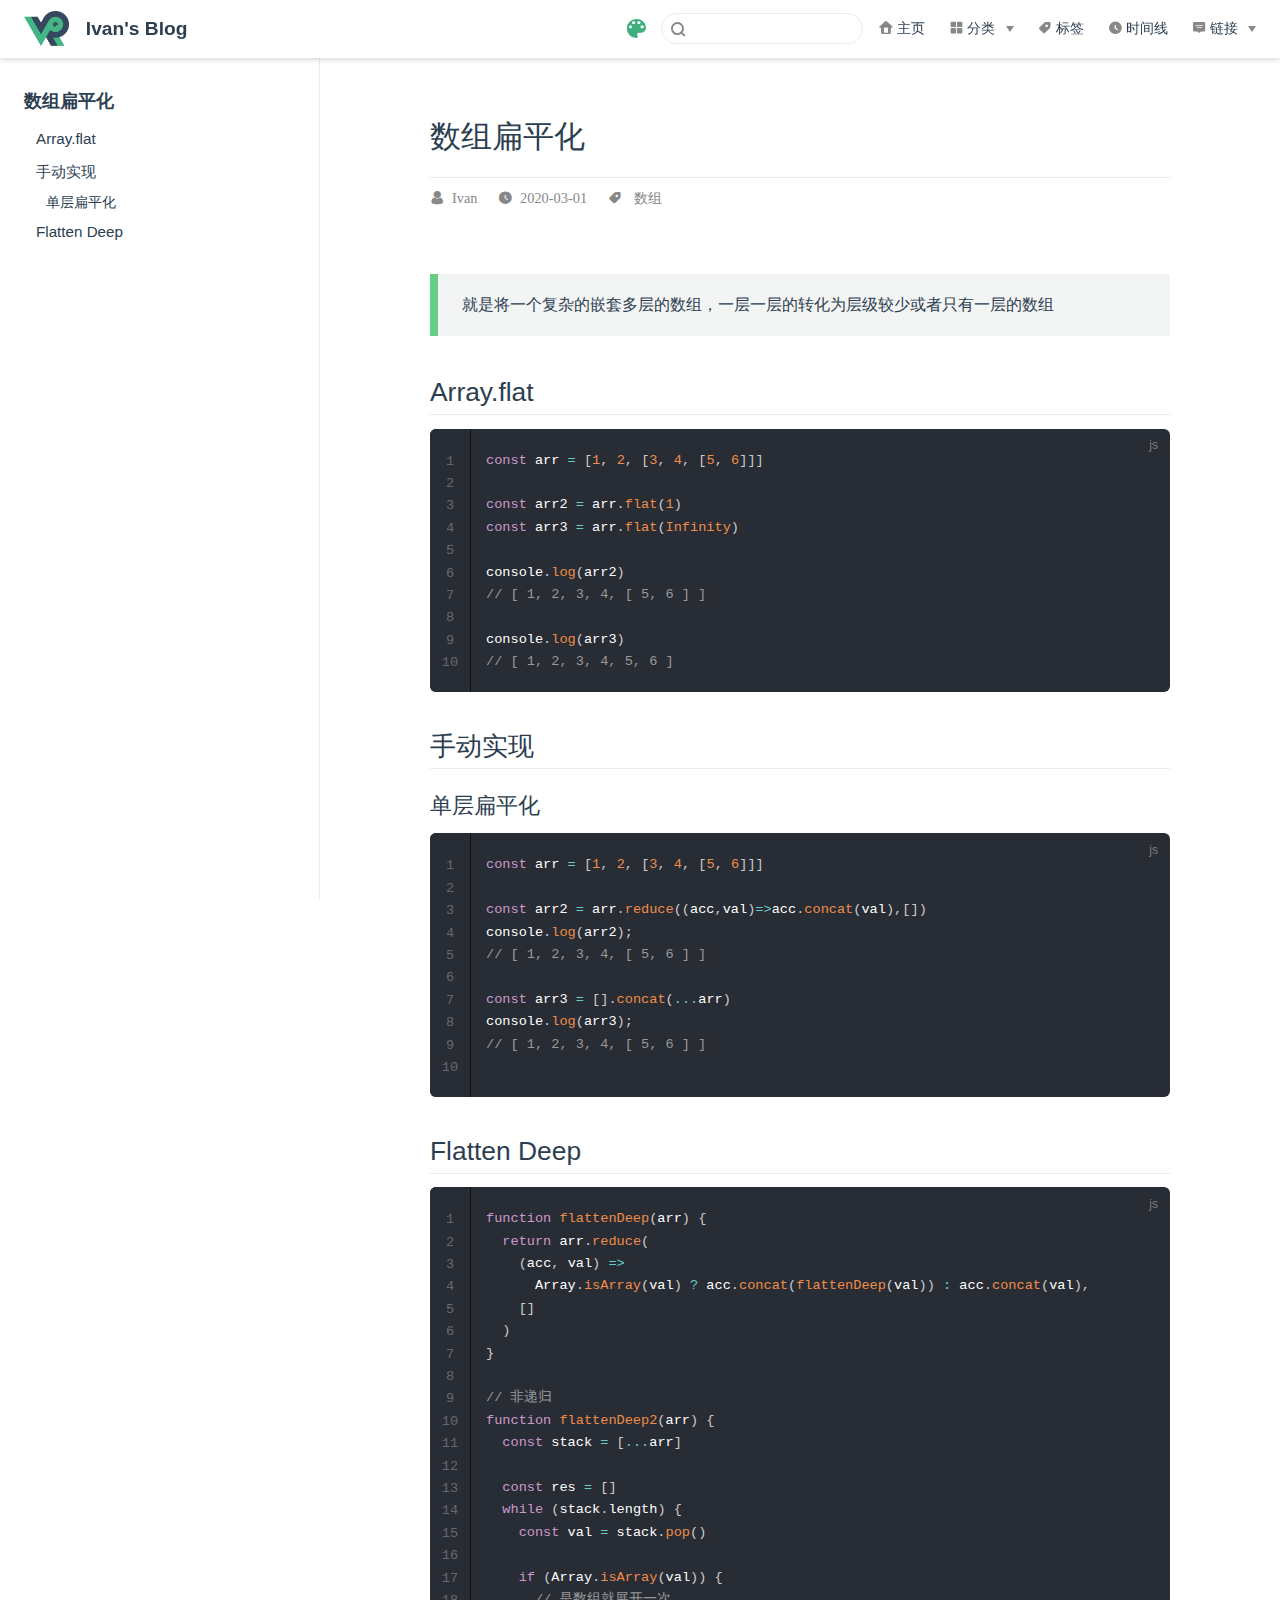
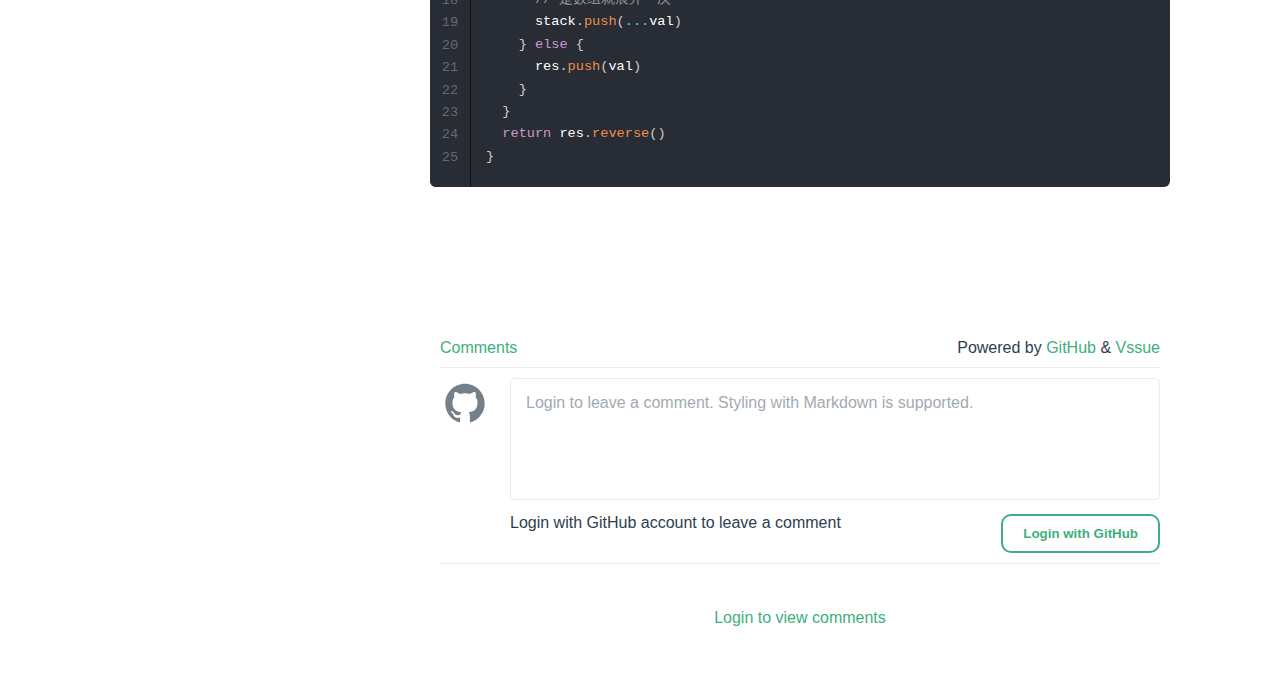
<file: views/Algorithm/array/flat.html>
<!DOCTYPE html>
<html lang="en-US">
  <head>
    <meta charset="utf-8">
    <meta name="viewport" content="width=device-width,initial-scale=1">
    <title>数组扁平化 | Ivan&#39;s Blog</title>
    <meta name="description" content="Tali is cheap. Show me the code.">
    <meta name="generator" content="VuePress 1.4.0">
    <link rel="icon" href="/favicon.ico">
  <meta name="viewport" content="width=device-width,initial-scale=1,user-scalable=no">
    
    <link rel="preload" href="/assets/css/0.styles.3532a1be.css" as="style"><link rel="preload" href="/assets/js/app.9d119b1f.js" as="script"><link rel="preload" href="/assets/js/3.50623cda.js" as="script"><link rel="preload" href="/assets/js/1.ca2b4244.js" as="script"><link rel="preload" href="/assets/js/11.b2e9dc77.js" as="script"><link rel="prefetch" href="/assets/js/10.4a5be152.js"><link rel="prefetch" href="/assets/js/12.5ae980c0.js"><link rel="prefetch" href="/assets/js/13.6c211405.js"><link rel="prefetch" href="/assets/js/4.9c00b11f.js"><link rel="prefetch" href="/assets/js/5.e4a0d7f7.js"><link rel="prefetch" href="/assets/js/6.ef74663c.js"><link rel="prefetch" href="/assets/js/7.fd31a731.js"><link rel="prefetch" href="/assets/js/8.1be6a660.js"><link rel="prefetch" href="/assets/js/9.ade3a5e7.js">
    <link rel="stylesheet" href="/assets/css/0.styles.3532a1be.css">
  </head>
  <body>
    <div id="app" data-server-rendered="true"><div><div class="theme-container" data-v-319dd33c><div data-v-319dd33c><div id="loader-wrapper" class="loading-wrapper" data-v-4b73742e data-v-319dd33c data-v-319dd33c><div class="loader-main" data-v-4b73742e><div data-v-4b73742e></div><div data-v-4b73742e></div><div data-v-4b73742e></div><div data-v-4b73742e></div></div> <!----> <!----></div> <div class="password-shadow password-wrapper-out" style="display:none;" data-v-1e2a0cc0 data-v-319dd33c data-v-319dd33c><h3 class="title" style="display:none;" data-v-1e2a0cc0 data-v-1e2a0cc0>Ivan's Blog</h3> <!----> <label id="box" class="inputBox" style="display:none;" data-v-1e2a0cc0 data-v-1e2a0cc0><input type="password" value="" data-v-1e2a0cc0> <span data-v-1e2a0cc0>Konck! Knock!</span> <button data-v-1e2a0cc0>OK</button></label> <div class="footer" style="display:none;" data-v-1e2a0cc0 data-v-1e2a0cc0><span data-v-1e2a0cc0><i class="iconfont reco-theme" data-v-1e2a0cc0></i> <a target="blank" href="https://vuepress-theme-reco.recoluan.com" data-v-1e2a0cc0>vuePress-theme-reco</a></span> <span data-v-1e2a0cc0><i class="iconfont reco-copyright" data-v-1e2a0cc0></i> <a data-v-1e2a0cc0><span data-v-1e2a0cc0>Ivan</span>
            
          <span data-v-1e2a0cc0>2017 - </span>
          2020
        </a></span></div></div> <div class="hide" data-v-319dd33c><header class="navbar" data-v-319dd33c><div class="sidebar-button"><svg xmlns="http://www.w3.org/2000/svg" aria-hidden="true" role="img" viewBox="0 0 448 512" class="icon"><path fill="currentColor" d="M436 124H12c-6.627 0-12-5.373-12-12V80c0-6.627 5.373-12 12-12h424c6.627 0 12 5.373 12 12v32c0 6.627-5.373 12-12 12zm0 160H12c-6.627 0-12-5.373-12-12v-32c0-6.627 5.373-12 12-12h424c6.627 0 12 5.373 12 12v32c0 6.627-5.373 12-12 12zm0 160H12c-6.627 0-12-5.373-12-12v-32c0-6.627 5.373-12 12-12h424c6.627 0 12 5.373 12 12v32c0 6.627-5.373 12-12 12z"></path></svg></div> <a href="/" class="home-link router-link-active"><img src="/logo.png" alt="Ivan's Blog" class="logo"> <span class="site-name">Ivan's Blog</span></a> <div class="links"><div class="color-picker"><a class="color-button"><i class="iconfont reco-color"></i></a> <div class="color-picker-menu" style="display:none;"><div class="mode-options"><h4 class="title">Choose mode</h4> <ul class="color-mode-options"><li class="dark">dark</li><li class="auto active">auto</li><li class="light">light</li></ul></div></div></div> <div class="search-box"><i class="iconfont reco-search"></i> <input aria-label="Search" autocomplete="off" spellcheck="false" value=""> <!----></div> <nav class="nav-links can-hide"><div class="nav-item"><a href="/" class="nav-link"><i class="iconfont reco-home"></i>
  主页
</a></div><div class="nav-item"><div class="dropdown-wrapper"><a class="dropdown-title"><span class="title"><i class="iconfont reco-category"></i>
      分类
    </span> <span class="arrow right"></span></a> <ul class="nav-dropdown" style="display:none;"><li class="dropdown-item"><!----> <a href="/categories/算法/" class="nav-link"><i class="iconfont undefined"></i>
  算法
</a></li><li class="dropdown-item"><!----> <a href="/categories/ORM/" class="nav-link"><i class="iconfont undefined"></i>
  ORM
</a></li></ul></div></div><div class="nav-item"><a href="/tag/" class="nav-link"><i class="iconfont reco-tag"></i>
  标签
</a></div><div class="nav-item"><a href="/timeline/" class="nav-link"><i class="iconfont reco-date"></i>
  时间线
</a></div><div class="nav-item"><div class="dropdown-wrapper"><a class="dropdown-title"><span class="title"><i class="iconfont reco-message"></i>
      链接
    </span> <span class="arrow right"></span></a> <ul class="nav-dropdown" style="display:none;"><li class="dropdown-item"><!----> <a href="https://github.com/zyc-on" target="_blank" rel="noopener noreferrer" class="nav-link external"><i class="iconfont reco-github"></i>
  GitHub
  <svg xmlns="http://www.w3.org/2000/svg" aria-hidden="true" x="0px" y="0px" viewBox="0 0 100 100" width="15" height="15" class="icon outbound"><path fill="currentColor" d="M18.8,85.1h56l0,0c2.2,0,4-1.8,4-4v-32h-8v28h-48v-48h28v-8h-32l0,0c-2.2,0-4,1.8-4,4v56C14.8,83.3,16.6,85.1,18.8,85.1z"></path> <polygon fill="currentColor" points="45.7,48.7 51.3,54.3 77.2,28.5 77.2,37.2 85.2,37.2 85.2,14.9 62.8,14.9 62.8,22.9 71.5,22.9"></polygon></svg></a></li><li class="dropdown-item"><!----> <a href="https://www.jianshu.com/u/c80e48ec37da" target="_blank" rel="noopener noreferrer" class="nav-link external"><i class="iconfont reco-jianshu"></i>
  简书
  <svg xmlns="http://www.w3.org/2000/svg" aria-hidden="true" x="0px" y="0px" viewBox="0 0 100 100" width="15" height="15" class="icon outbound"><path fill="currentColor" d="M18.8,85.1h56l0,0c2.2,0,4-1.8,4-4v-32h-8v28h-48v-48h28v-8h-32l0,0c-2.2,0-4,1.8-4,4v56C14.8,83.3,16.6,85.1,18.8,85.1z"></path> <polygon fill="currentColor" points="45.7,48.7 51.3,54.3 77.2,28.5 77.2,37.2 85.2,37.2 85.2,14.9 62.8,14.9 62.8,22.9 71.5,22.9"></polygon></svg></a></li><li class="dropdown-item"><!----> <a href="/views/Algorithm/array/.html#" class="nav-link"><i class="iconfont reco-wechat"></i>
  WeChat
</a></li></ul></div></div> <!----></nav></div></header> <div class="sidebar-mask" data-v-319dd33c></div> <aside class="sidebar" data-v-319dd33c><div class="personal-info-wrapper" data-v-6c8ffc9c><img src="/avatar.jpg" alt="author-avatar" class="personal-img" data-v-6c8ffc9c> <h3 class="name" data-v-6c8ffc9c>
    Ivan
  </h3> <div class="num" data-v-6c8ffc9c><div data-v-6c8ffc9c><h3 data-v-6c8ffc9c>2</h3> <h6 data-v-6c8ffc9c>文章</h6></div> <div data-v-6c8ffc9c><h3 data-v-6c8ffc9c>3</h3> <h6 data-v-6c8ffc9c>标签</h6></div></div> <hr data-v-6c8ffc9c></div> <nav class="nav-links"><div class="nav-item"><a href="/" class="nav-link"><i class="iconfont reco-home"></i>
  主页
</a></div><div class="nav-item"><div class="dropdown-wrapper"><a class="dropdown-title"><span class="title"><i class="iconfont reco-category"></i>
      分类
    </span> <span class="arrow right"></span></a> <ul class="nav-dropdown" style="display:none;"><li class="dropdown-item"><!----> <a href="/categories/算法/" class="nav-link"><i class="iconfont undefined"></i>
  算法
</a></li><li class="dropdown-item"><!----> <a href="/categories/ORM/" class="nav-link"><i class="iconfont undefined"></i>
  ORM
</a></li></ul></div></div><div class="nav-item"><a href="/tag/" class="nav-link"><i class="iconfont reco-tag"></i>
  标签
</a></div><div class="nav-item"><a href="/timeline/" class="nav-link"><i class="iconfont reco-date"></i>
  时间线
</a></div><div class="nav-item"><div class="dropdown-wrapper"><a class="dropdown-title"><span class="title"><i class="iconfont reco-message"></i>
      链接
    </span> <span class="arrow right"></span></a> <ul class="nav-dropdown" style="display:none;"><li class="dropdown-item"><!----> <a href="https://github.com/zyc-on" target="_blank" rel="noopener noreferrer" class="nav-link external"><i class="iconfont reco-github"></i>
  GitHub
  <svg xmlns="http://www.w3.org/2000/svg" aria-hidden="true" x="0px" y="0px" viewBox="0 0 100 100" width="15" height="15" class="icon outbound"><path fill="currentColor" d="M18.8,85.1h56l0,0c2.2,0,4-1.8,4-4v-32h-8v28h-48v-48h28v-8h-32l0,0c-2.2,0-4,1.8-4,4v56C14.8,83.3,16.6,85.1,18.8,85.1z"></path> <polygon fill="currentColor" points="45.7,48.7 51.3,54.3 77.2,28.5 77.2,37.2 85.2,37.2 85.2,14.9 62.8,14.9 62.8,22.9 71.5,22.9"></polygon></svg></a></li><li class="dropdown-item"><!----> <a href="https://www.jianshu.com/u/c80e48ec37da" target="_blank" rel="noopener noreferrer" class="nav-link external"><i class="iconfont reco-jianshu"></i>
  简书
  <svg xmlns="http://www.w3.org/2000/svg" aria-hidden="true" x="0px" y="0px" viewBox="0 0 100 100" width="15" height="15" class="icon outbound"><path fill="currentColor" d="M18.8,85.1h56l0,0c2.2,0,4-1.8,4-4v-32h-8v28h-48v-48h28v-8h-32l0,0c-2.2,0-4,1.8-4,4v56C14.8,83.3,16.6,85.1,18.8,85.1z"></path> <polygon fill="currentColor" points="45.7,48.7 51.3,54.3 77.2,28.5 77.2,37.2 85.2,37.2 85.2,14.9 62.8,14.9 62.8,22.9 71.5,22.9"></polygon></svg></a></li><li class="dropdown-item"><!----> <a href="/views/Algorithm/array/.html#" class="nav-link"><i class="iconfont reco-wechat"></i>
  WeChat
</a></li></ul></div></div> <!----></nav>  <ul class="sidebar-links"><li><section class="sidebar-group depth-0"><p class="sidebar-heading open"><span>数组扁平化</span> <!----></p> <ul class="sidebar-links sidebar-group-items"><li><a href="/views/Algorithm/array/flat.html#array-flat" class="sidebar-link">Array.flat</a><ul class="sidebar-sub-headers"></ul></li><li><a href="/views/Algorithm/array/flat.html#手动实现" class="sidebar-link">手动实现</a><ul class="sidebar-sub-headers"><li class="sidebar-sub-header"><a href="/views/Algorithm/array/flat.html#单层扁平化" class="sidebar-link">单层扁平化</a></li></ul></li><li><a href="/views/Algorithm/array/flat.html#flatten-deep" class="sidebar-link">Flatten Deep</a><ul class="sidebar-sub-headers"></ul></li></ul></section></li></ul> </aside> <div class="password-shadow password-wrapper-in" style="display:none;" data-v-1e2a0cc0 data-v-319dd33c><h3 class="title" style="display:none;" data-v-1e2a0cc0 data-v-1e2a0cc0>数组扁平化</h3> <!----> <label id="box" class="inputBox" style="display:none;" data-v-1e2a0cc0 data-v-1e2a0cc0><input type="password" value="" data-v-1e2a0cc0> <span data-v-1e2a0cc0>Konck! Knock!</span> <button data-v-1e2a0cc0>OK</button></label> <div class="footer" style="display:none;" data-v-1e2a0cc0 data-v-1e2a0cc0><span data-v-1e2a0cc0><i class="iconfont reco-theme" data-v-1e2a0cc0></i> <a target="blank" href="https://vuepress-theme-reco.recoluan.com" data-v-1e2a0cc0>vuePress-theme-reco</a></span> <span data-v-1e2a0cc0><i class="iconfont reco-copyright" data-v-1e2a0cc0></i> <a data-v-1e2a0cc0><span data-v-1e2a0cc0>Ivan</span>
            
          <span data-v-1e2a0cc0>2017 - </span>
          2020
        </a></span></div></div> <div data-v-319dd33c><main class="page"><div class="page-title" style="display:none;"><h1>数组扁平化</h1> <hr> <div data-v-484a899e><i class="iconfont reco-account" data-v-484a899e><span data-v-484a899e>Ivan</span></i> <i class="iconfont reco-date" data-v-484a899e><span data-v-484a899e>2020-03-01</span></i> <!----> <i class="iconfont reco-tag tags" data-v-484a899e><span class="tag-item" data-v-484a899e>
      数组
    </span></i></div></div> <div class="theme-reco-content content__default" style="display:none;"><div class="custom-block tip"><p>就是将一个复杂的嵌套多层的数组，一层一层的转化为层级较少或者只有一层的数组</p></div> <h2 id="array-flat"><a href="#array-flat" class="header-anchor">#</a> Array.flat</h2> <div class="language-js line-numbers-mode"><pre class="language-js"><code><span class="token keyword">const</span> arr <span class="token operator">=</span> <span class="token punctuation">[</span><span class="token number">1</span><span class="token punctuation">,</span> <span class="token number">2</span><span class="token punctuation">,</span> <span class="token punctuation">[</span><span class="token number">3</span><span class="token punctuation">,</span> <span class="token number">4</span><span class="token punctuation">,</span> <span class="token punctuation">[</span><span class="token number">5</span><span class="token punctuation">,</span> <span class="token number">6</span><span class="token punctuation">]</span><span class="token punctuation">]</span><span class="token punctuation">]</span>

<span class="token keyword">const</span> arr2 <span class="token operator">=</span> arr<span class="token punctuation">.</span><span class="token function">flat</span><span class="token punctuation">(</span><span class="token number">1</span><span class="token punctuation">)</span>
<span class="token keyword">const</span> arr3 <span class="token operator">=</span> arr<span class="token punctuation">.</span><span class="token function">flat</span><span class="token punctuation">(</span><span class="token number">Infinity</span><span class="token punctuation">)</span>

console<span class="token punctuation">.</span><span class="token function">log</span><span class="token punctuation">(</span>arr2<span class="token punctuation">)</span>
<span class="token comment">// [ 1, 2, 3, 4, [ 5, 6 ] ]</span>

console<span class="token punctuation">.</span><span class="token function">log</span><span class="token punctuation">(</span>arr3<span class="token punctuation">)</span>
<span class="token comment">// [ 1, 2, 3, 4, 5, 6 ]</span>
</code></pre> <div class="line-numbers-wrapper"><span class="line-number">1</span><br><span class="line-number">2</span><br><span class="line-number">3</span><br><span class="line-number">4</span><br><span class="line-number">5</span><br><span class="line-number">6</span><br><span class="line-number">7</span><br><span class="line-number">8</span><br><span class="line-number">9</span><br><span class="line-number">10</span><br></div></div><h2 id="手动实现"><a href="#手动实现" class="header-anchor">#</a> 手动实现</h2> <h3 id="单层扁平化"><a href="#单层扁平化" class="header-anchor">#</a> 单层扁平化</h3> <div class="language-js line-numbers-mode"><pre class="language-js"><code><span class="token keyword">const</span> arr <span class="token operator">=</span> <span class="token punctuation">[</span><span class="token number">1</span><span class="token punctuation">,</span> <span class="token number">2</span><span class="token punctuation">,</span> <span class="token punctuation">[</span><span class="token number">3</span><span class="token punctuation">,</span> <span class="token number">4</span><span class="token punctuation">,</span> <span class="token punctuation">[</span><span class="token number">5</span><span class="token punctuation">,</span> <span class="token number">6</span><span class="token punctuation">]</span><span class="token punctuation">]</span><span class="token punctuation">]</span>

<span class="token keyword">const</span> arr2 <span class="token operator">=</span> arr<span class="token punctuation">.</span><span class="token function">reduce</span><span class="token punctuation">(</span><span class="token punctuation">(</span><span class="token parameter">acc<span class="token punctuation">,</span>val</span><span class="token punctuation">)</span><span class="token operator">=&gt;</span>acc<span class="token punctuation">.</span><span class="token function">concat</span><span class="token punctuation">(</span>val<span class="token punctuation">)</span><span class="token punctuation">,</span><span class="token punctuation">[</span><span class="token punctuation">]</span><span class="token punctuation">)</span>
console<span class="token punctuation">.</span><span class="token function">log</span><span class="token punctuation">(</span>arr2<span class="token punctuation">)</span><span class="token punctuation">;</span>
<span class="token comment">// [ 1, 2, 3, 4, [ 5, 6 ] ]</span>

<span class="token keyword">const</span> arr3 <span class="token operator">=</span> <span class="token punctuation">[</span><span class="token punctuation">]</span><span class="token punctuation">.</span><span class="token function">concat</span><span class="token punctuation">(</span><span class="token operator">...</span>arr<span class="token punctuation">)</span>
console<span class="token punctuation">.</span><span class="token function">log</span><span class="token punctuation">(</span>arr3<span class="token punctuation">)</span><span class="token punctuation">;</span>
<span class="token comment">// [ 1, 2, 3, 4, [ 5, 6 ] ]</span>

</code></pre> <div class="line-numbers-wrapper"><span class="line-number">1</span><br><span class="line-number">2</span><br><span class="line-number">3</span><br><span class="line-number">4</span><br><span class="line-number">5</span><br><span class="line-number">6</span><br><span class="line-number">7</span><br><span class="line-number">8</span><br><span class="line-number">9</span><br><span class="line-number">10</span><br></div></div><h2 id="flatten-deep"><a href="#flatten-deep" class="header-anchor">#</a> Flatten Deep</h2> <div class="language-js line-numbers-mode"><pre class="language-js"><code><span class="token keyword">function</span> <span class="token function">flattenDeep</span><span class="token punctuation">(</span><span class="token parameter">arr</span><span class="token punctuation">)</span> <span class="token punctuation">{</span>
  <span class="token keyword">return</span> arr<span class="token punctuation">.</span><span class="token function">reduce</span><span class="token punctuation">(</span>
    <span class="token punctuation">(</span><span class="token parameter">acc<span class="token punctuation">,</span> val</span><span class="token punctuation">)</span> <span class="token operator">=&gt;</span>
      Array<span class="token punctuation">.</span><span class="token function">isArray</span><span class="token punctuation">(</span>val<span class="token punctuation">)</span> <span class="token operator">?</span> acc<span class="token punctuation">.</span><span class="token function">concat</span><span class="token punctuation">(</span><span class="token function">flattenDeep</span><span class="token punctuation">(</span>val<span class="token punctuation">)</span><span class="token punctuation">)</span> <span class="token operator">:</span> acc<span class="token punctuation">.</span><span class="token function">concat</span><span class="token punctuation">(</span>val<span class="token punctuation">)</span><span class="token punctuation">,</span>
    <span class="token punctuation">[</span><span class="token punctuation">]</span>
  <span class="token punctuation">)</span>
<span class="token punctuation">}</span>

<span class="token comment">// 非递归</span>
<span class="token keyword">function</span> <span class="token function">flattenDeep2</span><span class="token punctuation">(</span><span class="token parameter">arr</span><span class="token punctuation">)</span> <span class="token punctuation">{</span>
  <span class="token keyword">const</span> stack <span class="token operator">=</span> <span class="token punctuation">[</span><span class="token operator">...</span>arr<span class="token punctuation">]</span>

  <span class="token keyword">const</span> res <span class="token operator">=</span> <span class="token punctuation">[</span><span class="token punctuation">]</span>
  <span class="token keyword">while</span> <span class="token punctuation">(</span>stack<span class="token punctuation">.</span>length<span class="token punctuation">)</span> <span class="token punctuation">{</span>
    <span class="token keyword">const</span> val <span class="token operator">=</span> stack<span class="token punctuation">.</span><span class="token function">pop</span><span class="token punctuation">(</span><span class="token punctuation">)</span>

    <span class="token keyword">if</span> <span class="token punctuation">(</span>Array<span class="token punctuation">.</span><span class="token function">isArray</span><span class="token punctuation">(</span>val<span class="token punctuation">)</span><span class="token punctuation">)</span> <span class="token punctuation">{</span>
      <span class="token comment">// 是数组就展开一次</span>
      stack<span class="token punctuation">.</span><span class="token function">push</span><span class="token punctuation">(</span><span class="token operator">...</span>val<span class="token punctuation">)</span>
    <span class="token punctuation">}</span> <span class="token keyword">else</span> <span class="token punctuation">{</span>
      res<span class="token punctuation">.</span><span class="token function">push</span><span class="token punctuation">(</span>val<span class="token punctuation">)</span>
    <span class="token punctuation">}</span>
  <span class="token punctuation">}</span>
  <span class="token keyword">return</span> res<span class="token punctuation">.</span><span class="token function">reverse</span><span class="token punctuation">(</span><span class="token punctuation">)</span>
<span class="token punctuation">}</span>
</code></pre> <div class="line-numbers-wrapper"><span class="line-number">1</span><br><span class="line-number">2</span><br><span class="line-number">3</span><br><span class="line-number">4</span><br><span class="line-number">5</span><br><span class="line-number">6</span><br><span class="line-number">7</span><br><span class="line-number">8</span><br><span class="line-number">9</span><br><span class="line-number">10</span><br><span class="line-number">11</span><br><span class="line-number">12</span><br><span class="line-number">13</span><br><span class="line-number">14</span><br><span class="line-number">15</span><br><span class="line-number">16</span><br><span class="line-number">17</span><br><span class="line-number">18</span><br><span class="line-number">19</span><br><span class="line-number">20</span><br><span class="line-number">21</span><br><span class="line-number">22</span><br><span class="line-number">23</span><br><span class="line-number">24</span><br><span class="line-number">25</span><br></div></div></div> <footer class="page-edit" style="display:none;"><!----> <!----></footer> <!----></main> <!----> <div style="display:none;" data-v-319dd33c data-v-319dd33c><div class="comments-wrapper" data-v-319dd33c><div class="vssue vssue-wrapper"><svg style="display:none;"><symbol id="vssue-icon-bitbucket" viewBox="0 0 1024 1024"><path d="M579.5522464 489.45249493q4.8371808 38.38537173-30.81752427 61.55702827t-67.95459093 3.66689493q-23.79580907-10.37653333-32.6119616-35.34262826t-0.31207573-50.01020907 31.67573333-35.34262827q21.92335253-11.00068587 44.1587808-7.33379093t39.00952427 21.61127573 16.77409493 41.1160384zM647.19476053 476.65737173q-8.50407573-65.22392427-68.8908192-99.9424t-120.07131413-7.9579424q-38.38537173 17.08617173-61.24495253 53.9111616t-21.0651424 78.95527574q2.41859093 55.4715424 47.20152426 94.48106666t100.87862827 34.1723424q55.4715424-4.8371808 92.60860907-51.18049493t30.50544746-102.43900907zM792.93434133 146.32472427q-12.17097173-16.4620192-34.1723424-27.15062827t-35.34262826-13.41927573-43.30057174-7.64586667q-177.33729493-28.63299093-345.00022826 1.24830507-26.2144 4.29104747-40.25782827 7.33379093t-33.54819093 13.41927573-30.50544747 26.2144q18.2564576 17.08617173 46.34331413 27.6967616t44.78293334 13.41927574 53.36502826 7.02171413q138.95192427 17.71032427 273.06666667 0.62415253 38.38537173-4.8371808 54.53531413-7.33379093t44.1587808-13.1072 45.7191616-28.32091413zM827.65281813 777.10872427q-4.8371808 15.83786667-9.44030506 46.65539093t-8.50407574 51.18049493-17.39824746 42.6764192-35.34262827 34.4064q-52.4288 29.2571424-115.46819093 43.61264747t-123.1140576 13.41927573-122.8019808-11.3127616q-28.0088384-4.8371808-49.69813334-11.00068586t-46.65539093-16.4620192-44.4708576-26.52647574-31.67573333-37.4491424q-15.21371413-58.51428587-34.71847574-177.96144746l3.66689494-9.7523808 11.00068586-5.46133334q135.9091808 90.1900192 308.72137174 90.1900192t309.34552426-90.1900192q12.79512427 3.66689493 14.5895616 14.04342827t-3.0427424 27.46270507-4.8371808 22.54750506zM937.97175147 191.41973333q-15.83786667 101.8148576-67.64251414 399.22346667-3.0427424 18.2564576-16.4620192 34.1723424t-26.52647573 24.3419424-33.23611413 18.88060907q-153.61950507 76.7707424-371.8387808 53.67710506-151.12289493-16.4620192-240.14262827-84.72868586-9.12822827-7.33379093-15.52579093-16.1499424t-10.37653334-21.2992-5.46133333-20.75306667-3.66689493-24.10788587-3.3548192-21.2992q-5.46133333-30.50544747-16.1499424-91.43832426t-17.08617174-98.4600384-14.35550506-89.8779424-13.41927574-96.27550507q1.7944384-15.83786667 10.68860907-29.5692192t19.19268587-22.8595808 27.46270506-18.2564576 28.0088384-13.73135253 29.2571424-11.3127616q76.22460907-28.0088384 190.75657174-39.00952427 231.0144-22.54750507 412.01859093 30.50544747 94.48106667 28.0088384 131.072 74.35215253 9.7523808 12.17097173 10.0644576 31.0515808t-3.3548192 32.9240384z"></path></symbol> <symbol id="vssue-icon-gitea" viewBox="0 0 1024 1024"><path d="M184.31868985 236.10860742C106.94832667 235.94086648 3.32655508 285.13080468 9.02973665 408.46209936c8.93218827 192.65010787 206.32096845 210.5144844 285.20099725 212.06608453 8.63864186 36.14810496 101.48307766 160.77938883 170.21479898 167.32127321h301.09442177c180.57278288-11.99345499 315.77172611-546.07960359 215.54670217-548.09249109-165.7696721 7.79993906-264.02374305 11.74184405-348.27147151 12.41280591v166.69224585l-26.25140843-11.61603761-0.16773997-154.99233728c-96.70246985-0.04193548-181.83083757-4.52899687-343.4069947-12.49667687-20.21274496-0.12580547-48.39316992-3.5644886-78.67035236-3.64835859z m10.94507577 68.14462849h9.22573371c10.98701124 98.75729283 28.85138778 156.50200291 64.99949274 244.73357185-92.25734394-10.90314029-170.75995634-37.69970509-185.18564974-137.75698809-7.46445813-51.78991757 17.69663558-105.84433456 110.96042329-107.01851827z m358.83913087 97.07988723c6.29027343 0.08386999 12.70635233 1.25805468 18.74501482 4.02577499l31.40943263 13.54505513-22.51917887 41.05451824a28.18042496 25.03528825 0 0 0-10.10637297 1.59353561 28.18042496 25.03528825 0 0 0-16.98373825 32.038459 28.18042496 25.03528825 0 0 0 4.69673781 7.29671718l-38.83195528 70.70267333a28.18042496 25.03528825 0 0 0-9.30960467 1.59353659 28.18042496 25.03528825 0 0 0-16.98373825 32.038459 28.18042496 25.03528825 0 0 0 36.06423497 15.09665623 28.18042496 25.03528825 0 0 0 16.94180276-32.08039449 28.18042496 25.03528825 0 0 0-6.62575434-9.22573468l37.82551056-68.85752581a28.18042496 25.03528825 0 0 0 12.28700044-1.25805469 28.18042496 25.03528825 0 0 0 8.93218826-4.69673783c14.59343435 6.12253248 26.54495386 11.11281671 35.14166122 15.34826717 12.91602778 6.37414341 17.48696012 10.60959485 18.87082027 15.30633169 1.38386015 4.61286685-0.12580547 13.50312062-7.42252263 29.10299872-5.45157063 11.61603859-14.46762889 28.09655497-25.11915823 47.51253164a28.18042496 25.03528825 0 0 0-10.52572486 1.59353659 28.18042496 25.03528825 0 0 0-16.98373826 32.038459 28.18042496 25.03528825 0 0 0 36.06423498 15.09665623 28.18042496 25.03528825 0 0 0 16.94180278-32.03845901 28.18042496 25.03528825 0 0 0-5.74511608-8.47090188c10.52572388-19.20630122 19.58371762-35.72875308 25.41270465-48.14155897 7.88380904-16.85793279 11.99345499-29.39654416 8.38703091-41.51580463-3.60642311-12.11926046-14.67730434-20.0030695-29.35460966-27.25785217-9.6450856-4.73867233-21.68047607-9.77089106-36.06423399-15.80955357a28.18042496 25.03528825 0 0 0-1.59353562-10.022502 28.18042496 25.03528825 0 0 0-6.08059796-8.7644483l22.14176246-40.38355541 122.61839638 52.96410227c22.14176247 9.6031511 31.2836262 33.12877372 20.54822685 52.8382968l-84.28966393 154.32137544c-10.77733482 19.66758857-37.23841869 27.80300855-59.38018118 18.24179293l-173.48574115-74.98005927c-22.14176247-9.5612156-31.32556167-33.12877372-20.54822687-52.83829679l84.28966395-154.27943995c7.38058716-13.54505513 22.22563246-21.59660511 37.951317-22.22563246h2.68384935z"></path></symbol> <symbol id="vssue-icon-gitee" viewBox="0 0 1024 1024"><path d="M978.404275 409.561604H455.061338c-25.117645 0-45.499734 20.382089-45.499734 45.499734l-0.031997 113.781333c0 25.117645 20.350092 45.499734 45.499734 45.531731h318.594132c25.117645 0 45.499734 20.382089 45.499734 45.499735v22.749867a136.5312 136.5312 0 0 1-136.5312 136.5312H250.248539a45.499734 45.499734 0 0 1-45.499734-45.499734V341.343999a136.5312 136.5312 0 0 1 136.5312-136.5312L978.308284 204.780802c25.117645 0 45.499734-20.350092 45.499734-45.467738L1023.904009 45.531731h0.031997A45.499734 45.499734 0 0 0 978.468269 0h-0.031997L341.343999 0.031997C152.84967 0.031997 0.031997 152.84967 0.031997 341.343999v637.092273c0 25.117645 20.382089 45.499734 45.499734 45.499734h671.233072a307.171203 307.171203 0 0 0 307.171203-307.171203v-261.671468c0-25.117645-20.382089-45.499734-45.499734-45.499734z"></path></symbol> <symbol id="vssue-icon-github" viewBox="0 0 1024 1024"><path d="M512 20.4425c-278.334 0-504 225.6345-504 504 0 222.6735 144.4275 411.6105 344.673 478.233 25.2 4.662 34.461-10.9305 34.461-24.255 0-12.0015-0.4725-51.723-0.693-93.8385-140.238 30.492-169.8165-59.472-169.8165-59.472-22.932-58.2435-55.944-73.7415-55.944-73.7415-45.738-31.2795 3.465-30.6495 3.465-30.6495 50.589 3.5595 77.238 51.9435 77.238 51.9435 44.9505 77.049 117.9045 54.7785 146.664 41.895 4.5045-32.571 17.577-54.81 32.004-67.41-111.951-12.726-229.635-55.9755-229.635-249.0705 0-55.0305 19.6875-99.981 51.9435-135.2925-5.229-12.6945-22.491-63.945 4.8825-133.371 0 0 42.336-13.545 138.6315 51.66 40.194-11.1825 83.3175-16.758 126.1575-16.9785 42.8085 0.189 85.9635 5.796 126.252 16.9785 96.201-65.205 138.4425-51.66 138.4425-51.66 27.4365 69.426 10.1745 120.6765 4.9455 133.371 32.319 35.28 51.8805 80.262 51.8805 135.2925 0 193.5675-117.9045 236.187-230.139 248.6925 18.081 15.6555 34.1775 46.305 34.1775 93.3345 0 67.4415-0.5985 121.716-0.5985 138.3165 0 13.419 9.072 29.1375 34.6185 24.192 200.151-66.717 344.3895-255.5595 344.3895-478.17 0-278.3655-225.666-504-504-504z"></path></symbol> <symbol id="vssue-icon-gitlab" viewBox="0 0 1024 1024"><path d="M66.61375986 405.11600042L512.11376028 976.03999972 23.84576 621.65599958a39.312 39.312 0 0 1-14.07600042-43.30799944l56.8080007-173.26800028z m259.88400014 0h371.26800014L512.14975986 976.03999972zM215.11376 60.88400042l111.384 344.232H66.61375986l111.384-344.232a19.72800014 19.72800014 0 0 1 37.11600014 0z m742.49999972 344.232l56.8080007 173.2679993a39.23999986 39.23999986 0 0 1-14.07600042 43.30800042l-488.26800028 354.38400014 445.50000042-570.92400028z m0 0h-259.88400014l111.384-344.232a19.72800014 19.72800014 0 0 1 37.11600014 0z"></path></symbol> <symbol id="vssue-icon-loading" viewBox="0 0 1024 1024"><path d="M843.307 742.24c0 3.217 2.607 5.824 5.824 5.824s5.824-2.607 5.824-5.824a5.823 5.823 0 0 0-5.824-5.824 5.823 5.823 0 0 0-5.824 5.824zM714.731 874.912c0 6.398 5.186 11.584 11.584 11.584s11.584-5.186 11.584-11.584-5.186-11.584-11.584-11.584-11.584 5.186-11.584 11.584zM541.419 943.2c0 9.614 7.794 17.408 17.408 17.408s17.408-7.794 17.408-17.408-7.794-17.408-17.408-17.408-17.408 7.794-17.408 17.408z m-186.56-9.152c0 12.795 10.373 23.168 23.168 23.168s23.168-10.373 23.168-23.168-10.373-23.168-23.168-23.168-23.168 10.373-23.168 23.168zM189.355 849.12c0 16.012 12.98 28.992 28.992 28.992s28.992-12.98 28.992-28.992-12.98-28.992-28.992-28.992-28.992 12.98-28.992 28.992zM74.731 704.736c0 19.228 15.588 34.816 34.816 34.816s34.816-15.588 34.816-34.816-15.588-34.816-34.816-34.816-34.816 15.588-34.816 34.816z m-43.008-177.28c0 22.41 18.166 40.576 40.576 40.576s40.576-18.166 40.576-40.576-18.166-40.576-40.576-40.576-40.576 18.166-40.576 40.576z m35.392-176.128c0 25.626 20.774 46.4 46.4 46.4s46.4-20.774 46.4-46.4c0-25.626-20.774-46.4-46.4-46.4-25.626 0-46.4 20.774-46.4 46.4z m106.176-142.016c0 28.843 23.381 52.224 52.224 52.224s52.224-23.381 52.224-52.224c0-28.843-23.381-52.224-52.224-52.224-28.843 0-52.224 23.381-52.224 52.224z m155.904-81.344c0 32.024 25.96 57.984 57.984 57.984s57.984-25.96 57.984-57.984-25.96-57.984-57.984-57.984-57.984 25.96-57.984 57.984z m175.104-5.056c0 35.24 28.568 63.808 63.808 63.808s63.808-28.568 63.808-63.808c0-35.24-28.568-63.808-63.808-63.808-35.24 0-63.808 28.568-63.808 63.808z m160.32 72.128c0 38.421 31.147 69.568 69.568 69.568s69.568-31.147 69.568-69.568-31.147-69.568-69.568-69.568-69.568 31.147-69.568 69.568z m113.92 135.488c0 41.638 33.754 75.392 75.392 75.392s75.392-33.754 75.392-75.392-33.754-75.392-75.392-75.392-75.392 33.754-75.392 75.392z m45.312 175.488c0 44.854 36.362 81.216 81.216 81.216s81.216-36.362 81.216-81.216c0-44.854-36.362-81.216-81.216-81.216-44.854 0-81.216 36.362-81.216 81.216z"></path></symbol> <symbol id="vssue-icon-like" viewBox="0 0 1024 1024"><path d="M885.9 533.7c16.8-22.2 26.1-49.4 26.1-77.7 0-44.9-25.1-87.4-65.5-111.1a67.67 67.67 0 0 0-34.3-9.3H572.4l6-122.9c1.4-29.7-9.1-57.9-29.5-79.4-20.5-21.5-48.1-33.4-77.9-33.4-52 0-98 35-111.8 85.1l-85.9 311H144c-17.7 0-32 14.3-32 32v364c0 17.7 14.3 32 32 32h601.3c9.2 0 18.2-1.8 26.5-5.4 47.6-20.3 78.3-66.8 78.3-118.4 0-12.6-1.8-25-5.4-37 16.8-22.2 26.1-49.4 26.1-77.7 0-12.6-1.8-25-5.4-37 16.8-22.2 26.1-49.4 26.1-77.7-0.2-12.6-2-25.1-5.6-37.1zM184 852V568h81v284h-81z m636.4-353l-21.9 19 13.9 25.4c4.6 8.4 6.9 17.6 6.9 27.3 0 16.5-7.2 32.2-19.6 43l-21.9 19 13.9 25.4c4.6 8.4 6.9 17.6 6.9 27.3 0 16.5-7.2 32.2-19.6 43l-21.9 19 13.9 25.4c4.6 8.4 6.9 17.6 6.9 27.3 0 22.4-13.2 42.6-33.6 51.8H329V564.8l99.5-360.5c5.2-18.9 22.5-32.2 42.2-32.3 7.6 0 15.1 2.2 21.1 6.7 9.9 7.4 15.2 18.6 14.6 30.5l-9.6 198.4h314.4C829 418.5 840 436.9 840 456c0 16.5-7.2 32.1-19.6 43z"></path></symbol> <symbol id="vssue-icon-unlike" viewBox="0 0 1024 1024"><path d="M885.9 490.3c3.6-12 5.4-24.4 5.4-37 0-28.3-9.3-55.5-26.1-77.7 3.6-12 5.4-24.4 5.4-37 0-28.3-9.3-55.5-26.1-77.7 3.6-12 5.4-24.4 5.4-37 0-51.6-30.7-98.1-78.3-118.4-8.3-3.6-17.2-5.4-26.5-5.4H144c-17.7 0-32 14.3-32 32v364c0 17.7 14.3 32 32 32h129.3l85.8 310.8C372.9 889 418.9 924 470.9 924c29.7 0 57.4-11.8 77.9-33.4 20.5-21.5 31-49.7 29.5-79.4l-6-122.9h239.9c12.1 0 23.9-3.2 34.3-9.3 40.4-23.5 65.5-66.1 65.5-111 0-28.3-9.3-55.5-26.1-77.7zM184 456V172h81v284h-81z m627.2 160.4H496.8l9.6 198.4c0.6 11.9-4.7 23.1-14.6 30.5-6.1 4.5-13.6 6.8-21.1 6.7-19.6-0.1-36.9-13.4-42.2-32.3L329 459.2V172h415.4c20.4 9.2 33.6 29.4 33.6 51.8 0 9.7-2.3 18.9-6.9 27.3l-13.9 25.4 21.9 19c12.5 10.8 19.6 26.5 19.6 43 0 9.7-2.3 18.9-6.9 27.3l-13.9 25.4 21.9 19c12.5 10.8 19.6 26.5 19.6 43 0 9.7-2.3 18.9-6.9 27.3l-14 25.5 21.9 19c12.5 10.8 19.6 26.5 19.6 43 0 19.1-11 37.5-28.8 48.4z"></path></symbol> <symbol id="vssue-icon-heart" viewBox="0 0 1024 1024"><path d="M923 283.6c-13.4-31.1-32.6-58.9-56.9-82.8-24.3-23.8-52.5-42.4-84-55.5-32.5-13.5-66.9-20.3-102.4-20.3-49.3 0-97.4 13.5-139.2 39-10 6.1-19.5 12.8-28.5 20.1-9-7.3-18.5-14-28.5-20.1-41.8-25.5-89.9-39-139.2-39-35.5 0-69.9 6.8-102.4 20.3-31.4 13-59.7 31.7-84 55.5-24.4 23.9-43.5 51.7-56.9 82.8-13.9 32.3-21 66.6-21 101.9 0 33.3 6.8 68 20.3 103.3 11.3 29.5 27.5 60.1 48.2 91 32.8 48.9 77.9 99.9 133.9 151.6 92.8 85.7 184.7 144.9 188.6 147.3l23.7 15.2c10.5 6.7 24 6.7 34.5 0l23.7-15.2c3.9-2.5 95.7-61.6 188.6-147.3 56-51.7 101.1-102.7 133.9-151.6 20.7-30.9 37-61.5 48.2-91 13.5-35.3 20.3-70 20.3-103.3 0.1-35.3-7-69.6-20.9-101.9zM512 814.8S156 586.7 156 385.5C156 283.6 240.3 201 344.3 201c73.1 0 136.5 40.8 167.7 100.4C543.2 241.8 606.6 201 679.7 201c104 0 188.3 82.6 188.3 184.5 0 201.2-356 429.3-356 429.3z"></path></symbol> <symbol id="vssue-icon-edit" viewBox="0 0 1024 1024"><path d="M723.2 917.76H286.72c-65.28 0-118.4-51.2-118.4-113.92V261.76C168.32 198.4 221.44 147.2 286.72 147.2h375.04c17.92 0 32 14.08 32 32s-14.08 32-32 32H286.72c-30.08 0-54.4 22.4-54.4 49.92v542.08c0 27.52 24.32 49.92 54.4 49.92H723.2c30.08 0 54.4-22.4 54.4-49.92V440.32c0-17.92 14.08-32 32-32s32 14.08 32 32v363.52c0 62.72-53.12 113.92-118.4 113.92z"></path> <path d="M499.84 602.24c-7.68 0-14.72-2.56-21.12-7.68-13.44-11.52-14.72-32-3.2-45.44L780.16 198.4c11.52-13.44 32-14.72 45.44-3.2s14.72 32 3.2 45.44L524.16 591.36c-6.4 7.04-15.36 10.88-24.32 10.88z"></path></symbol> <symbol id="vssue-icon-delete" viewBox="0 0 1024 1024"><path d="M677.647059 256l0-90.352941c0-37.436235-23.461647-60.235294-61.771294-60.235294L408.094118 105.411765c-38.249412 0-61.741176 22.799059-61.741176 60.235294l0 90.352941-180.705882 0 0 60.235294 60.235294 0 0 512c0 54.272 33.972706 90.352941 90.352941 90.352941l391.529412 0c55.085176 0 90.352941-33.490824 90.352941-90.352941l0-512 60.235294 0 0-60.235294L677.647059 256zM406.588235 165.647059l210.823529 0-1.264941 90.352941L406.588235 256 406.588235 165.647059zM737.882353 858.352941l-451.764706 0 0-542.117647 451.764706 0L737.882353 858.352941zM466.823529 376.470588l-58.729412 0-1.505882 391.529412 60.235294 0L466.823529 376.470588zM617.411765 376.470588l-60.235294 0 0 391.529412 60.235294 0L617.411765 376.470588z"></path></symbol> <symbol id="vssue-icon-reply" viewBox="0 0 1024 1024"><path d="M426.666667 384 426.666667 213.333333 128 512 426.666667 810.666667 426.666667 635.733333C640 635.733333 789.333333 704 896 853.333333 853.333333 640 725.333333 426.666667 426.666667 384Z"></path></symbol> <symbol id="vssue-icon-error" viewBox="0 0 1024 1024"><path d="M512 720m-48 0a48 48 0 1 0 96 0 48 48 0 1 0-96 0Z"></path> <path d="M480 416v184c0 4.4 3.6 8 8 8h48c4.4 0 8-3.6 8-8V416c0-4.4-3.6-8-8-8h-48c-4.4 0-8 3.6-8 8z"></path> <path d="M955.7 856l-416-720c-6.2-10.7-16.9-16-27.7-16s-21.6 5.3-27.7 16l-416 720C56 877.4 71.4 904 96 904h832c24.6 0 40-26.6 27.7-48z m-783.5-27.9L512 239.9l339.8 588.2H172.2z"></path></symbol></svg> <div class="vssue-header"><a target="_blank" class="vssue-header-comments-count"><span>
      Comments
    </span></a> <span class="vssue-header-powered-by"><span>Powered by</span> <!----> <a href="https://github.com/meteorlxy/vssue" target="_blank" title="Vssue v1.4.3">
      Vssue
    </a></span></div> <div class="vssue-status"><svg aria-hidden="true" class="vssue-icon vssue-icon-loading"><title></title><use xlink:href="#vssue-icon-loading"></use></svg> <p class="vssue-status-info"><span>
        Initializing...
      </span></p></div></div></div></div></div></div></div></div></div><div class="global-ui"><div class="back-to-ceiling" style="right:1rem;bottom:6rem;width:2.5rem;height:2.5rem;border-radius:.25rem;line-height:2.5rem;display:none;" data-v-a81d141e data-v-a81d141e><svg t="1574745035067" viewBox="0 0 1024 1024" version="1.1" xmlns="http://www.w3.org/2000/svg" p-id="5404" class="icon" data-v-a81d141e><path d="M526.60727968 10.90185116a27.675 27.675 0 0 0-29.21455937 0c-131.36607665 82.28402758-218.69155461 228.01873535-218.69155402 394.07834331a462.20625001 462.20625001 0 0 0 5.36959153 69.94390903c1.00431239 6.55289093-0.34802892 13.13561351-3.76865779 18.80351572-32.63518765 54.11355614-51.75690182 118.55860487-51.7569018 187.94566865a371.06718723 371.06718723 0 0 0 11.50484808 91.98906777c6.53300375 25.50556257 41.68394495 28.14064038 52.69160883 4.22606766 17.37162448-37.73630017 42.14135425-72.50938081 72.80769204-103.21549295 2.18761121 3.04276886 4.15646224 6.24463696 6.40373557 9.22774369a1871.4375 1871.4375 0 0 0 140.04691725 5.34970492 1866.36093723 1866.36093723 0 0 0 140.04691723-5.34970492c2.24727335-2.98310674 4.21612437-6.18497483 6.3937923-9.2178004 30.66633723 30.70611158 55.4360664 65.4791928 72.80769147 103.21549355 11.00766384 23.91457269 46.15860503 21.27949489 52.69160879-4.22606768a371.15156223 371.15156223 0 0 0 11.514792-91.99901164c0-69.36717486-19.13165746-133.82216804-51.75690182-187.92578088-3.42062944-5.66790279-4.76302748-12.26056868-3.76865837-18.80351632a462.20625001 462.20625001 0 0 0 5.36959269-69.943909c-0.00994388-166.08943902-87.32547796-311.81420293-218.6915546-394.09823051zM605.93803103 357.87693858a93.93749974 93.93749974 0 1 1-187.89594924 6.1e-7 93.93749974 93.93749974 0 0 1 187.89594924-6.1e-7z" p-id="5405" data-v-a81d141e></path><path d="M429.50777625 765.63860547C429.50777625 803.39355007 466.44236686 1000.39046097 512.00932183 1000.39046097c45.56695499 0 82.4922232-197.00623328 82.5015456-234.7518555 0-37.75494459-36.9345906-68.35043303-82.4922232-68.34111062-45.57627738-0.00932239-82.52019037 30.59548842-82.51086798 68.34111062z" p-id="5406" data-v-a81d141e></path></svg></div></div></div>
    <script src="/assets/js/app.9d119b1f.js" defer></script><script src="/assets/js/3.50623cda.js" defer></script><script src="/assets/js/1.ca2b4244.js" defer></script><script src="/assets/js/11.b2e9dc77.js" defer></script>
  </body>
</html>
</file>
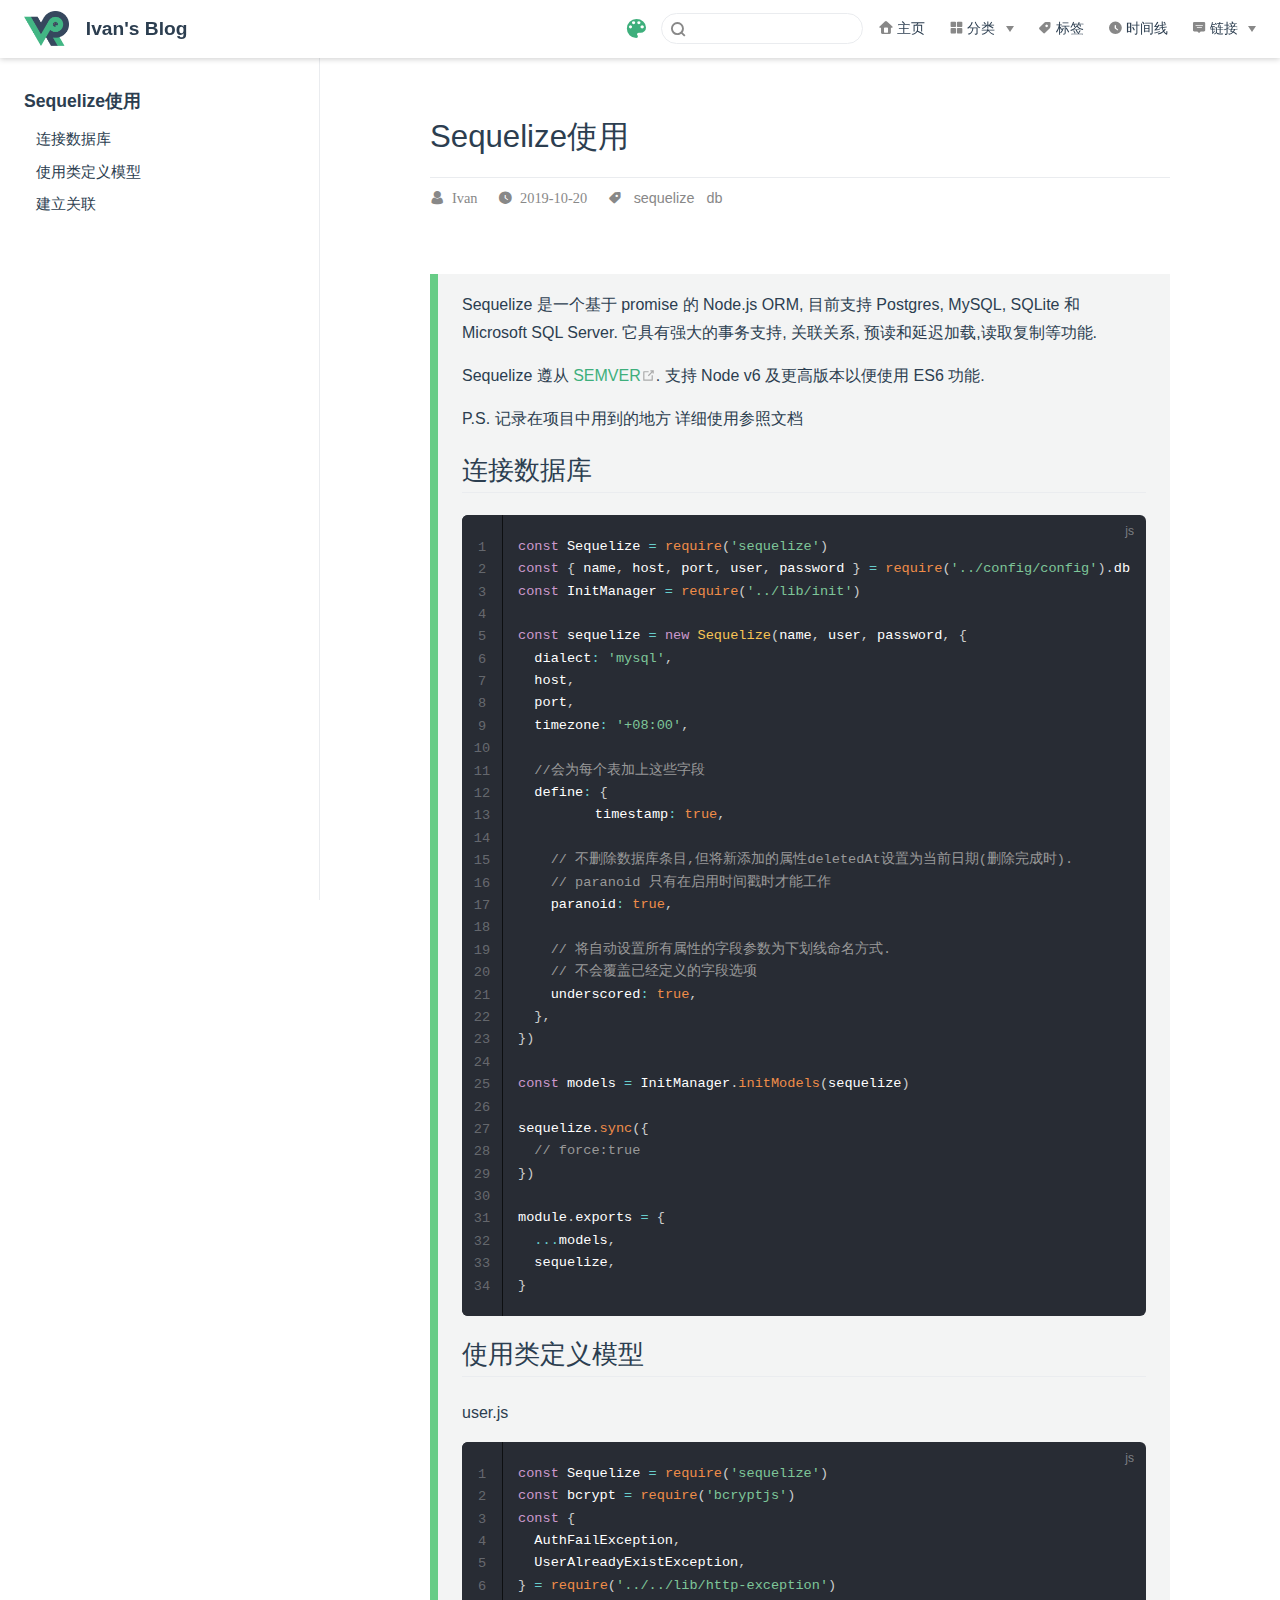
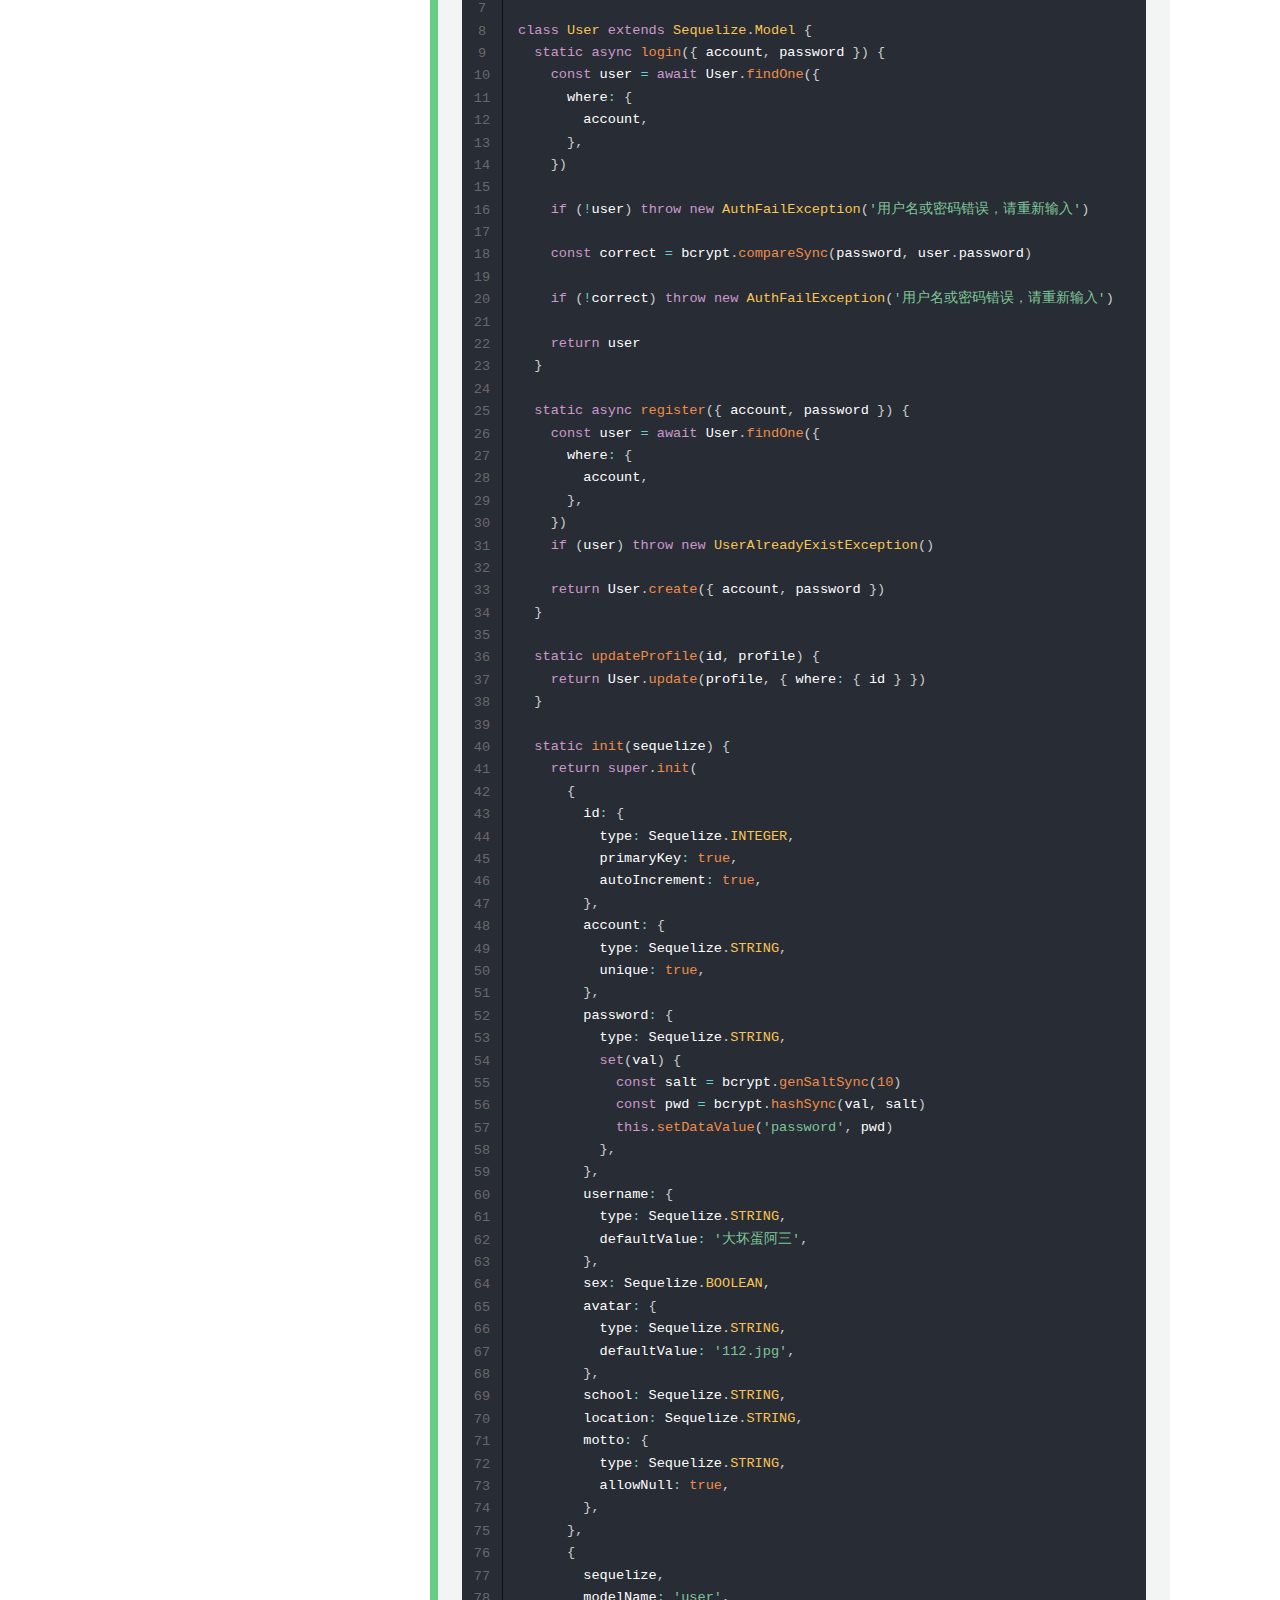
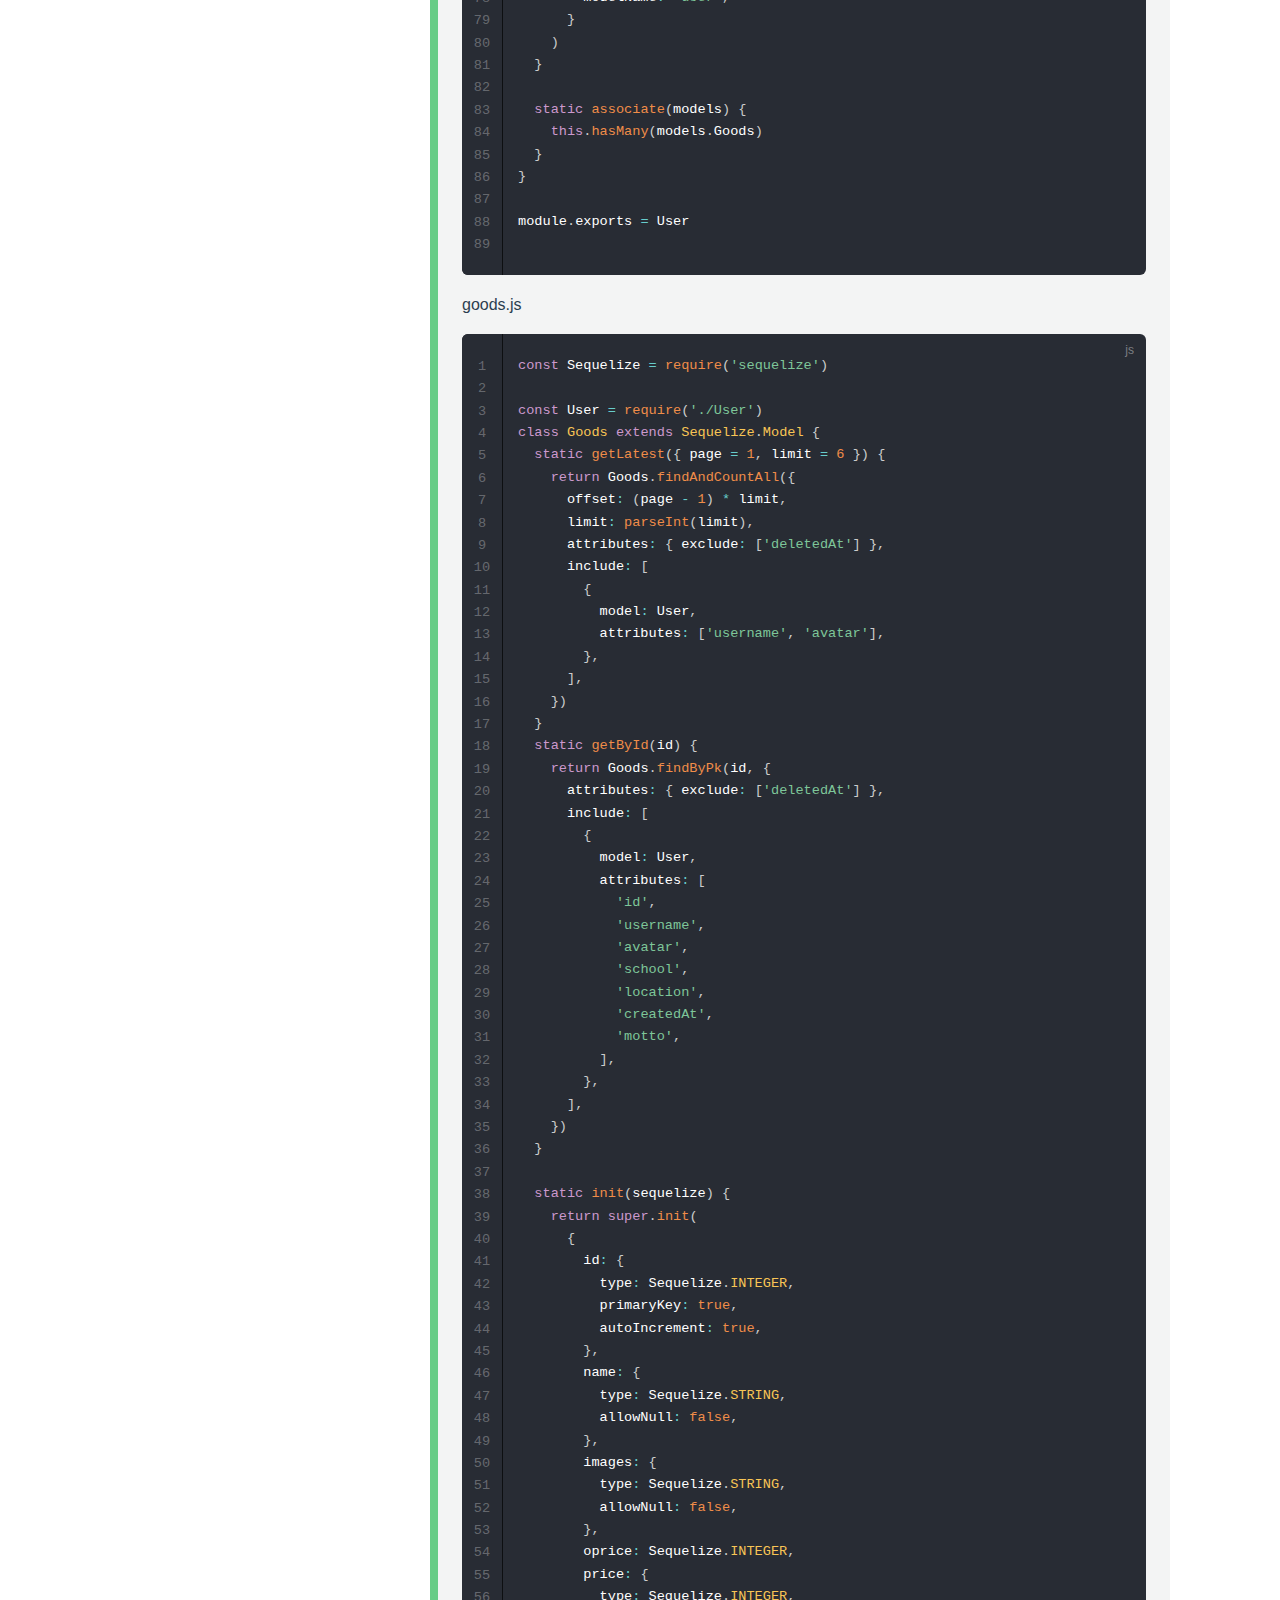
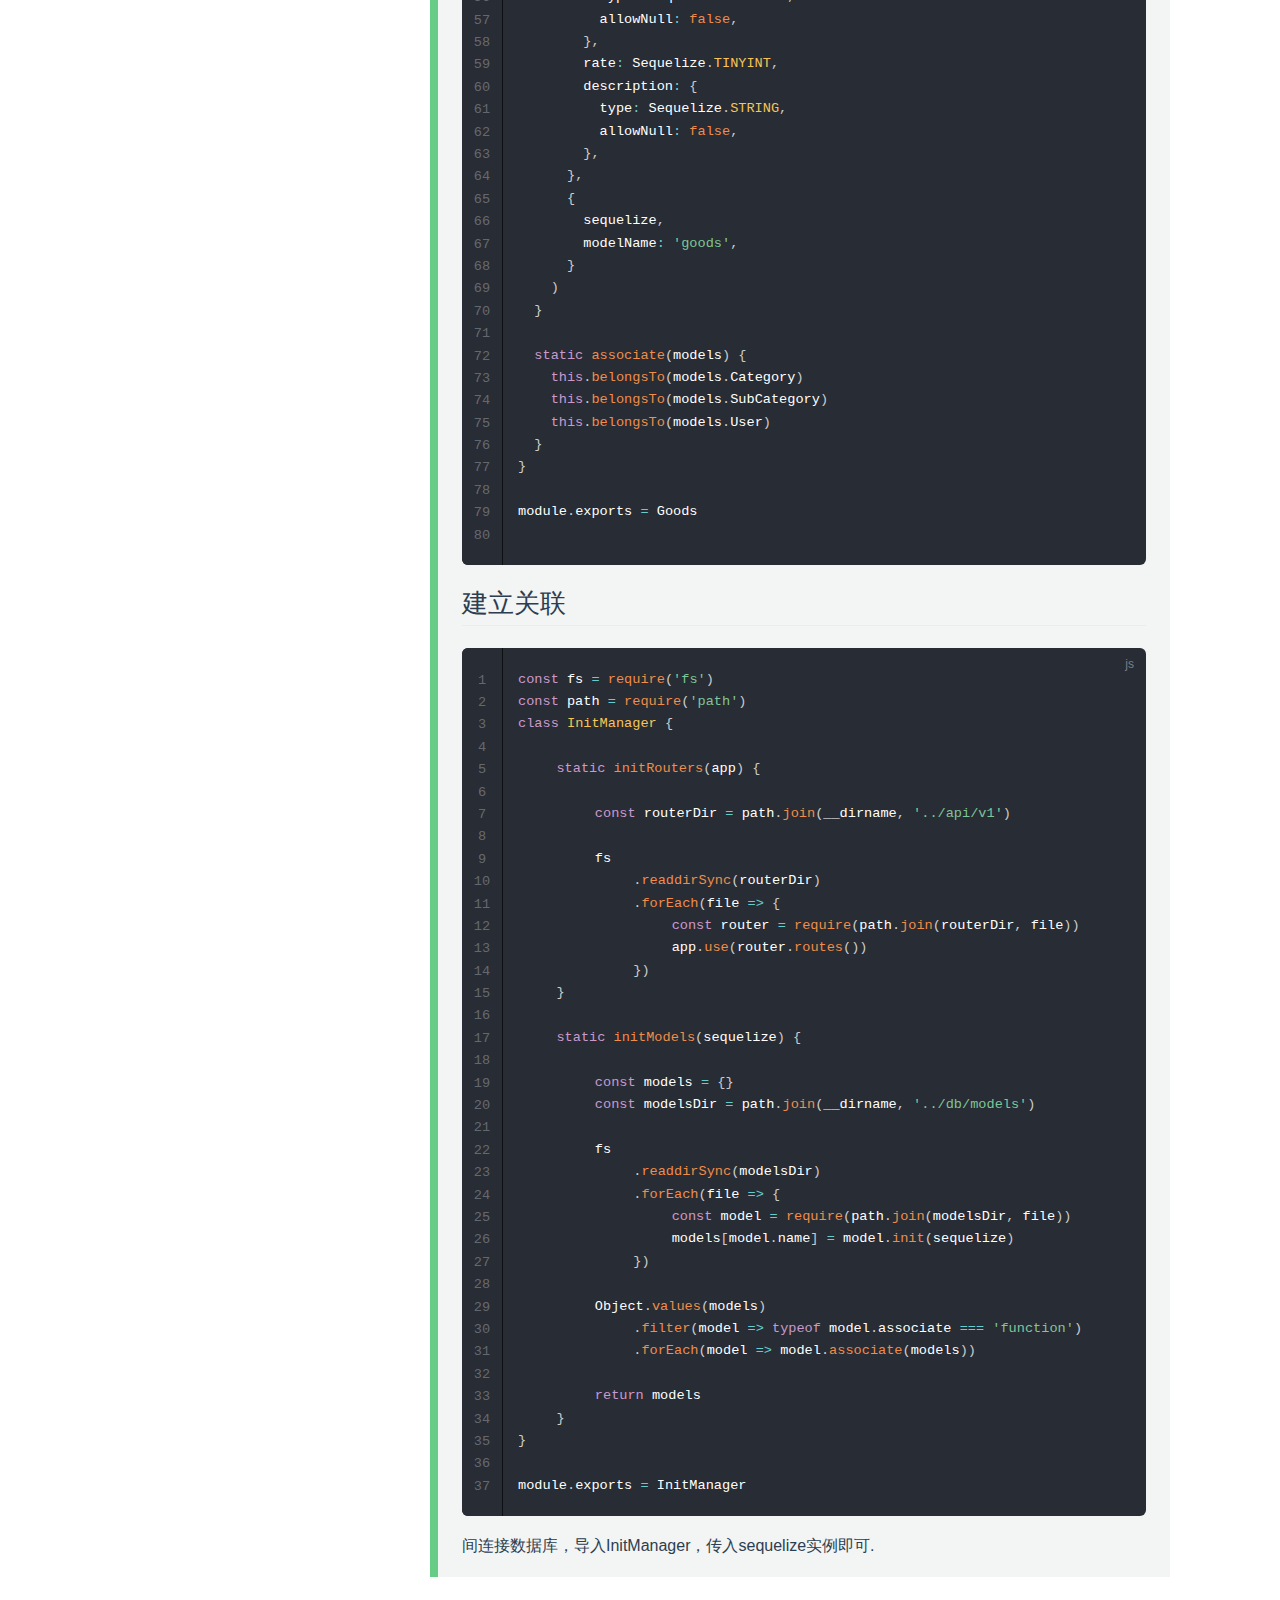
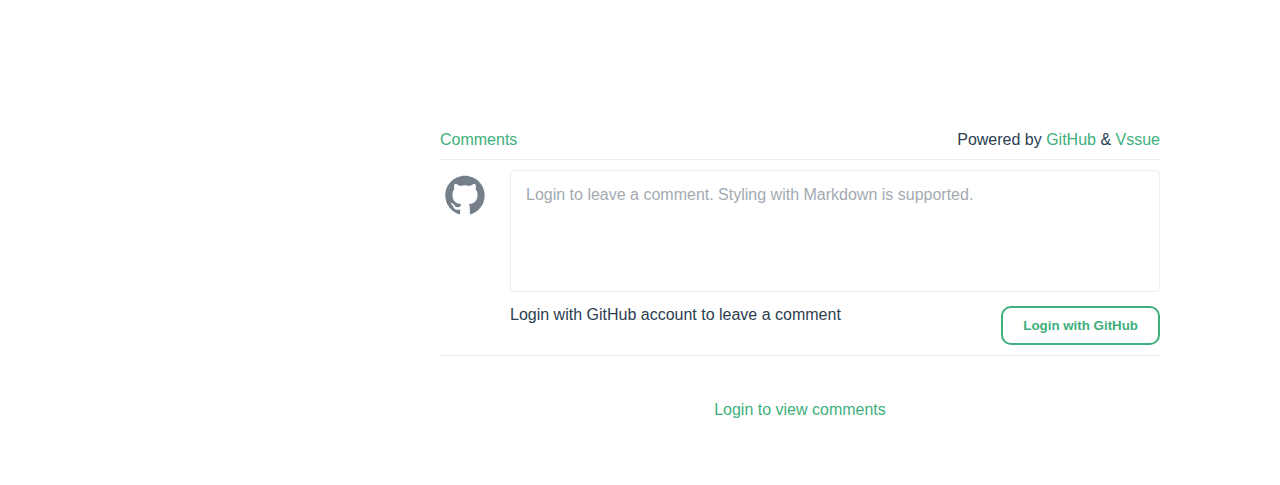
<file: views/Framework/Sequelize/use.html>
<!DOCTYPE html>
<html lang="en-US">
  <head>
    <meta charset="utf-8">
    <meta name="viewport" content="width=device-width,initial-scale=1">
    <title>Sequelize使用 | Ivan&#39;s Blog</title>
    <meta name="description" content="Tali is cheap. Show me the code.">
    <meta name="generator" content="VuePress 1.4.0">
    <link rel="icon" href="/favicon.ico">
  <meta name="viewport" content="width=device-width,initial-scale=1,user-scalable=no">
    
    <link rel="preload" href="/assets/css/0.styles.3532a1be.css" as="style"><link rel="preload" href="/assets/js/app.9d119b1f.js" as="script"><link rel="preload" href="/assets/js/3.50623cda.js" as="script"><link rel="preload" href="/assets/js/1.ca2b4244.js" as="script"><link rel="preload" href="/assets/js/12.5ae980c0.js" as="script"><link rel="prefetch" href="/assets/js/10.4a5be152.js"><link rel="prefetch" href="/assets/js/11.b2e9dc77.js"><link rel="prefetch" href="/assets/js/13.6c211405.js"><link rel="prefetch" href="/assets/js/4.9c00b11f.js"><link rel="prefetch" href="/assets/js/5.e4a0d7f7.js"><link rel="prefetch" href="/assets/js/6.ef74663c.js"><link rel="prefetch" href="/assets/js/7.fd31a731.js"><link rel="prefetch" href="/assets/js/8.1be6a660.js"><link rel="prefetch" href="/assets/js/9.ade3a5e7.js">
    <link rel="stylesheet" href="/assets/css/0.styles.3532a1be.css">
  </head>
  <body>
    <div id="app" data-server-rendered="true"><div><div class="theme-container" data-v-319dd33c><div data-v-319dd33c><div id="loader-wrapper" class="loading-wrapper" data-v-4b73742e data-v-319dd33c data-v-319dd33c><div class="loader-main" data-v-4b73742e><div data-v-4b73742e></div><div data-v-4b73742e></div><div data-v-4b73742e></div><div data-v-4b73742e></div></div> <!----> <!----></div> <div class="password-shadow password-wrapper-out" style="display:none;" data-v-1e2a0cc0 data-v-319dd33c data-v-319dd33c><h3 class="title" style="display:none;" data-v-1e2a0cc0 data-v-1e2a0cc0>Ivan's Blog</h3> <!----> <label id="box" class="inputBox" style="display:none;" data-v-1e2a0cc0 data-v-1e2a0cc0><input type="password" value="" data-v-1e2a0cc0> <span data-v-1e2a0cc0>Konck! Knock!</span> <button data-v-1e2a0cc0>OK</button></label> <div class="footer" style="display:none;" data-v-1e2a0cc0 data-v-1e2a0cc0><span data-v-1e2a0cc0><i class="iconfont reco-theme" data-v-1e2a0cc0></i> <a target="blank" href="https://vuepress-theme-reco.recoluan.com" data-v-1e2a0cc0>vuePress-theme-reco</a></span> <span data-v-1e2a0cc0><i class="iconfont reco-copyright" data-v-1e2a0cc0></i> <a data-v-1e2a0cc0><span data-v-1e2a0cc0>Ivan</span>
            
          <span data-v-1e2a0cc0>2017 - </span>
          2020
        </a></span></div></div> <div class="hide" data-v-319dd33c><header class="navbar" data-v-319dd33c><div class="sidebar-button"><svg xmlns="http://www.w3.org/2000/svg" aria-hidden="true" role="img" viewBox="0 0 448 512" class="icon"><path fill="currentColor" d="M436 124H12c-6.627 0-12-5.373-12-12V80c0-6.627 5.373-12 12-12h424c6.627 0 12 5.373 12 12v32c0 6.627-5.373 12-12 12zm0 160H12c-6.627 0-12-5.373-12-12v-32c0-6.627 5.373-12 12-12h424c6.627 0 12 5.373 12 12v32c0 6.627-5.373 12-12 12zm0 160H12c-6.627 0-12-5.373-12-12v-32c0-6.627 5.373-12 12-12h424c6.627 0 12 5.373 12 12v32c0 6.627-5.373 12-12 12z"></path></svg></div> <a href="/" class="home-link router-link-active"><img src="/logo.png" alt="Ivan's Blog" class="logo"> <span class="site-name">Ivan's Blog</span></a> <div class="links"><div class="color-picker"><a class="color-button"><i class="iconfont reco-color"></i></a> <div class="color-picker-menu" style="display:none;"><div class="mode-options"><h4 class="title">Choose mode</h4> <ul class="color-mode-options"><li class="dark">dark</li><li class="auto active">auto</li><li class="light">light</li></ul></div></div></div> <div class="search-box"><i class="iconfont reco-search"></i> <input aria-label="Search" autocomplete="off" spellcheck="false" value=""> <!----></div> <nav class="nav-links can-hide"><div class="nav-item"><a href="/" class="nav-link"><i class="iconfont reco-home"></i>
  主页
</a></div><div class="nav-item"><div class="dropdown-wrapper"><a class="dropdown-title"><span class="title"><i class="iconfont reco-category"></i>
      分类
    </span> <span class="arrow right"></span></a> <ul class="nav-dropdown" style="display:none;"><li class="dropdown-item"><!----> <a href="/categories/算法/" class="nav-link"><i class="iconfont undefined"></i>
  算法
</a></li><li class="dropdown-item"><!----> <a href="/categories/ORM/" class="nav-link"><i class="iconfont undefined"></i>
  ORM
</a></li></ul></div></div><div class="nav-item"><a href="/tag/" class="nav-link"><i class="iconfont reco-tag"></i>
  标签
</a></div><div class="nav-item"><a href="/timeline/" class="nav-link"><i class="iconfont reco-date"></i>
  时间线
</a></div><div class="nav-item"><div class="dropdown-wrapper"><a class="dropdown-title"><span class="title"><i class="iconfont reco-message"></i>
      链接
    </span> <span class="arrow right"></span></a> <ul class="nav-dropdown" style="display:none;"><li class="dropdown-item"><!----> <a href="https://github.com/zyc-on" target="_blank" rel="noopener noreferrer" class="nav-link external"><i class="iconfont reco-github"></i>
  GitHub
  <svg xmlns="http://www.w3.org/2000/svg" aria-hidden="true" x="0px" y="0px" viewBox="0 0 100 100" width="15" height="15" class="icon outbound"><path fill="currentColor" d="M18.8,85.1h56l0,0c2.2,0,4-1.8,4-4v-32h-8v28h-48v-48h28v-8h-32l0,0c-2.2,0-4,1.8-4,4v56C14.8,83.3,16.6,85.1,18.8,85.1z"></path> <polygon fill="currentColor" points="45.7,48.7 51.3,54.3 77.2,28.5 77.2,37.2 85.2,37.2 85.2,14.9 62.8,14.9 62.8,22.9 71.5,22.9"></polygon></svg></a></li><li class="dropdown-item"><!----> <a href="https://www.jianshu.com/u/c80e48ec37da" target="_blank" rel="noopener noreferrer" class="nav-link external"><i class="iconfont reco-jianshu"></i>
  简书
  <svg xmlns="http://www.w3.org/2000/svg" aria-hidden="true" x="0px" y="0px" viewBox="0 0 100 100" width="15" height="15" class="icon outbound"><path fill="currentColor" d="M18.8,85.1h56l0,0c2.2,0,4-1.8,4-4v-32h-8v28h-48v-48h28v-8h-32l0,0c-2.2,0-4,1.8-4,4v56C14.8,83.3,16.6,85.1,18.8,85.1z"></path> <polygon fill="currentColor" points="45.7,48.7 51.3,54.3 77.2,28.5 77.2,37.2 85.2,37.2 85.2,14.9 62.8,14.9 62.8,22.9 71.5,22.9"></polygon></svg></a></li><li class="dropdown-item"><!----> <a href="/views/Framework/Sequelize/.html#" class="nav-link"><i class="iconfont reco-wechat"></i>
  WeChat
</a></li></ul></div></div> <!----></nav></div></header> <div class="sidebar-mask" data-v-319dd33c></div> <aside class="sidebar" data-v-319dd33c><div class="personal-info-wrapper" data-v-6c8ffc9c><img src="/avatar.jpg" alt="author-avatar" class="personal-img" data-v-6c8ffc9c> <h3 class="name" data-v-6c8ffc9c>
    Ivan
  </h3> <div class="num" data-v-6c8ffc9c><div data-v-6c8ffc9c><h3 data-v-6c8ffc9c>2</h3> <h6 data-v-6c8ffc9c>文章</h6></div> <div data-v-6c8ffc9c><h3 data-v-6c8ffc9c>3</h3> <h6 data-v-6c8ffc9c>标签</h6></div></div> <hr data-v-6c8ffc9c></div> <nav class="nav-links"><div class="nav-item"><a href="/" class="nav-link"><i class="iconfont reco-home"></i>
  主页
</a></div><div class="nav-item"><div class="dropdown-wrapper"><a class="dropdown-title"><span class="title"><i class="iconfont reco-category"></i>
      分类
    </span> <span class="arrow right"></span></a> <ul class="nav-dropdown" style="display:none;"><li class="dropdown-item"><!----> <a href="/categories/算法/" class="nav-link"><i class="iconfont undefined"></i>
  算法
</a></li><li class="dropdown-item"><!----> <a href="/categories/ORM/" class="nav-link"><i class="iconfont undefined"></i>
  ORM
</a></li></ul></div></div><div class="nav-item"><a href="/tag/" class="nav-link"><i class="iconfont reco-tag"></i>
  标签
</a></div><div class="nav-item"><a href="/timeline/" class="nav-link"><i class="iconfont reco-date"></i>
  时间线
</a></div><div class="nav-item"><div class="dropdown-wrapper"><a class="dropdown-title"><span class="title"><i class="iconfont reco-message"></i>
      链接
    </span> <span class="arrow right"></span></a> <ul class="nav-dropdown" style="display:none;"><li class="dropdown-item"><!----> <a href="https://github.com/zyc-on" target="_blank" rel="noopener noreferrer" class="nav-link external"><i class="iconfont reco-github"></i>
  GitHub
  <svg xmlns="http://www.w3.org/2000/svg" aria-hidden="true" x="0px" y="0px" viewBox="0 0 100 100" width="15" height="15" class="icon outbound"><path fill="currentColor" d="M18.8,85.1h56l0,0c2.2,0,4-1.8,4-4v-32h-8v28h-48v-48h28v-8h-32l0,0c-2.2,0-4,1.8-4,4v56C14.8,83.3,16.6,85.1,18.8,85.1z"></path> <polygon fill="currentColor" points="45.7,48.7 51.3,54.3 77.2,28.5 77.2,37.2 85.2,37.2 85.2,14.9 62.8,14.9 62.8,22.9 71.5,22.9"></polygon></svg></a></li><li class="dropdown-item"><!----> <a href="https://www.jianshu.com/u/c80e48ec37da" target="_blank" rel="noopener noreferrer" class="nav-link external"><i class="iconfont reco-jianshu"></i>
  简书
  <svg xmlns="http://www.w3.org/2000/svg" aria-hidden="true" x="0px" y="0px" viewBox="0 0 100 100" width="15" height="15" class="icon outbound"><path fill="currentColor" d="M18.8,85.1h56l0,0c2.2,0,4-1.8,4-4v-32h-8v28h-48v-48h28v-8h-32l0,0c-2.2,0-4,1.8-4,4v56C14.8,83.3,16.6,85.1,18.8,85.1z"></path> <polygon fill="currentColor" points="45.7,48.7 51.3,54.3 77.2,28.5 77.2,37.2 85.2,37.2 85.2,14.9 62.8,14.9 62.8,22.9 71.5,22.9"></polygon></svg></a></li><li class="dropdown-item"><!----> <a href="/views/Framework/Sequelize/.html#" class="nav-link"><i class="iconfont reco-wechat"></i>
  WeChat
</a></li></ul></div></div> <!----></nav>  <ul class="sidebar-links"><li><section class="sidebar-group depth-0"><p class="sidebar-heading open"><span>Sequelize使用</span> <!----></p> <ul class="sidebar-links sidebar-group-items"><li><a href="/views/Framework/Sequelize/use.html#连接数据库" class="sidebar-link">连接数据库</a><ul class="sidebar-sub-headers"></ul></li><li><a href="/views/Framework/Sequelize/use.html#使用类定义模型" class="sidebar-link">使用类定义模型</a><ul class="sidebar-sub-headers"></ul></li><li><a href="/views/Framework/Sequelize/use.html#建立关联" class="sidebar-link">建立关联</a><ul class="sidebar-sub-headers"></ul></li></ul></section></li></ul> </aside> <div class="password-shadow password-wrapper-in" style="display:none;" data-v-1e2a0cc0 data-v-319dd33c><h3 class="title" style="display:none;" data-v-1e2a0cc0 data-v-1e2a0cc0>Sequelize使用</h3> <!----> <label id="box" class="inputBox" style="display:none;" data-v-1e2a0cc0 data-v-1e2a0cc0><input type="password" value="" data-v-1e2a0cc0> <span data-v-1e2a0cc0>Konck! Knock!</span> <button data-v-1e2a0cc0>OK</button></label> <div class="footer" style="display:none;" data-v-1e2a0cc0 data-v-1e2a0cc0><span data-v-1e2a0cc0><i class="iconfont reco-theme" data-v-1e2a0cc0></i> <a target="blank" href="https://vuepress-theme-reco.recoluan.com" data-v-1e2a0cc0>vuePress-theme-reco</a></span> <span data-v-1e2a0cc0><i class="iconfont reco-copyright" data-v-1e2a0cc0></i> <a data-v-1e2a0cc0><span data-v-1e2a0cc0>Ivan</span>
            
          <span data-v-1e2a0cc0>2017 - </span>
          2020
        </a></span></div></div> <div data-v-319dd33c><main class="page"><div class="page-title" style="display:none;"><h1>Sequelize使用</h1> <hr> <div data-v-484a899e><i class="iconfont reco-account" data-v-484a899e><span data-v-484a899e>Ivan</span></i> <i class="iconfont reco-date" data-v-484a899e><span data-v-484a899e>2019-10-20</span></i> <!----> <i class="iconfont reco-tag tags" data-v-484a899e><span class="tag-item" data-v-484a899e>
      sequelize
    </span><span class="tag-item" data-v-484a899e>
      db
    </span></i></div></div> <div class="theme-reco-content content__default" style="display:none;"><div class="custom-block tip"><p>Sequelize 是一个基于 promise 的 Node.js ORM, 目前支持 Postgres, MySQL, SQLite 和 Microsoft SQL Server. 它具有强大的事务支持, 关联关系, 预读和延迟加载,读取复制等功能.</p> <p>Sequelize 遵从 <a href="http://semver.org/" target="_blank" rel="noopener noreferrer">SEMVER<svg xmlns="http://www.w3.org/2000/svg" aria-hidden="true" x="0px" y="0px" viewBox="0 0 100 100" width="15" height="15" class="icon outbound"><path fill="currentColor" d="M18.8,85.1h56l0,0c2.2,0,4-1.8,4-4v-32h-8v28h-48v-48h28v-8h-32l0,0c-2.2,0-4,1.8-4,4v56C14.8,83.3,16.6,85.1,18.8,85.1z"></path> <polygon fill="currentColor" points="45.7,48.7 51.3,54.3 77.2,28.5 77.2,37.2 85.2,37.2 85.2,14.9 62.8,14.9 62.8,22.9 71.5,22.9"></polygon></svg></a>. 支持 Node v6 及更高版本以便使用 ES6 功能.</p> <p>P.S. 记录在项目中用到的地方 详细使用参照文档</p> <h2 id="连接数据库"><a href="#连接数据库" class="header-anchor">#</a> 连接数据库</h2> <div class="language-js line-numbers-mode"><pre class="language-js"><code><span class="token keyword">const</span> Sequelize <span class="token operator">=</span> <span class="token function">require</span><span class="token punctuation">(</span><span class="token string">'sequelize'</span><span class="token punctuation">)</span>
<span class="token keyword">const</span> <span class="token punctuation">{</span> name<span class="token punctuation">,</span> host<span class="token punctuation">,</span> port<span class="token punctuation">,</span> user<span class="token punctuation">,</span> password <span class="token punctuation">}</span> <span class="token operator">=</span> <span class="token function">require</span><span class="token punctuation">(</span><span class="token string">'../config/config'</span><span class="token punctuation">)</span><span class="token punctuation">.</span>db
<span class="token keyword">const</span> InitManager <span class="token operator">=</span> <span class="token function">require</span><span class="token punctuation">(</span><span class="token string">'../lib/init'</span><span class="token punctuation">)</span>

<span class="token keyword">const</span> sequelize <span class="token operator">=</span> <span class="token keyword">new</span> <span class="token class-name">Sequelize</span><span class="token punctuation">(</span>name<span class="token punctuation">,</span> user<span class="token punctuation">,</span> password<span class="token punctuation">,</span> <span class="token punctuation">{</span>
  dialect<span class="token operator">:</span> <span class="token string">'mysql'</span><span class="token punctuation">,</span>
  host<span class="token punctuation">,</span>
  port<span class="token punctuation">,</span>
  timezone<span class="token operator">:</span> <span class="token string">'+08:00'</span><span class="token punctuation">,</span>

  <span class="token comment">//会为每个表加上这些字段</span>
  define<span class="token operator">:</span> <span class="token punctuation">{</span>
		timestamp<span class="token operator">:</span> <span class="token boolean">true</span><span class="token punctuation">,</span>
		
    <span class="token comment">// 不删除数据库条目,但将新添加的属性deletedAt设置为当前日期(删除完成时).</span>
    <span class="token comment">// paranoid 只有在启用时间戳时才能工作</span>
    paranoid<span class="token operator">:</span> <span class="token boolean">true</span><span class="token punctuation">,</span>

    <span class="token comment">// 将自动设置所有属性的字段参数为下划线命名方式.</span>
    <span class="token comment">// 不会覆盖已经定义的字段选项</span>
    underscored<span class="token operator">:</span> <span class="token boolean">true</span><span class="token punctuation">,</span>
  <span class="token punctuation">}</span><span class="token punctuation">,</span>
<span class="token punctuation">}</span><span class="token punctuation">)</span>

<span class="token keyword">const</span> models <span class="token operator">=</span> InitManager<span class="token punctuation">.</span><span class="token function">initModels</span><span class="token punctuation">(</span>sequelize<span class="token punctuation">)</span>

sequelize<span class="token punctuation">.</span><span class="token function">sync</span><span class="token punctuation">(</span><span class="token punctuation">{</span>
  <span class="token comment">// force:true</span>
<span class="token punctuation">}</span><span class="token punctuation">)</span>

module<span class="token punctuation">.</span>exports <span class="token operator">=</span> <span class="token punctuation">{</span>
  <span class="token operator">...</span>models<span class="token punctuation">,</span>
  sequelize<span class="token punctuation">,</span>
<span class="token punctuation">}</span>
</code></pre> <div class="line-numbers-wrapper"><span class="line-number">1</span><br><span class="line-number">2</span><br><span class="line-number">3</span><br><span class="line-number">4</span><br><span class="line-number">5</span><br><span class="line-number">6</span><br><span class="line-number">7</span><br><span class="line-number">8</span><br><span class="line-number">9</span><br><span class="line-number">10</span><br><span class="line-number">11</span><br><span class="line-number">12</span><br><span class="line-number">13</span><br><span class="line-number">14</span><br><span class="line-number">15</span><br><span class="line-number">16</span><br><span class="line-number">17</span><br><span class="line-number">18</span><br><span class="line-number">19</span><br><span class="line-number">20</span><br><span class="line-number">21</span><br><span class="line-number">22</span><br><span class="line-number">23</span><br><span class="line-number">24</span><br><span class="line-number">25</span><br><span class="line-number">26</span><br><span class="line-number">27</span><br><span class="line-number">28</span><br><span class="line-number">29</span><br><span class="line-number">30</span><br><span class="line-number">31</span><br><span class="line-number">32</span><br><span class="line-number">33</span><br><span class="line-number">34</span><br></div></div><h2 id="使用类定义模型"><a href="#使用类定义模型" class="header-anchor">#</a> 使用类定义模型</h2> <p>user.js</p> <div class="language-js line-numbers-mode"><pre class="language-js"><code><span class="token keyword">const</span> Sequelize <span class="token operator">=</span> <span class="token function">require</span><span class="token punctuation">(</span><span class="token string">'sequelize'</span><span class="token punctuation">)</span>
<span class="token keyword">const</span> bcrypt <span class="token operator">=</span> <span class="token function">require</span><span class="token punctuation">(</span><span class="token string">'bcryptjs'</span><span class="token punctuation">)</span>
<span class="token keyword">const</span> <span class="token punctuation">{</span>
  AuthFailException<span class="token punctuation">,</span>
  UserAlreadyExistException<span class="token punctuation">,</span>
<span class="token punctuation">}</span> <span class="token operator">=</span> <span class="token function">require</span><span class="token punctuation">(</span><span class="token string">'../../lib/http-exception'</span><span class="token punctuation">)</span>

<span class="token keyword">class</span> <span class="token class-name">User</span> <span class="token keyword">extends</span> <span class="token class-name">Sequelize<span class="token punctuation">.</span>Model</span> <span class="token punctuation">{</span>
  <span class="token keyword">static</span> <span class="token keyword">async</span> <span class="token function">login</span><span class="token punctuation">(</span><span class="token parameter"><span class="token punctuation">{</span> account<span class="token punctuation">,</span> password <span class="token punctuation">}</span></span><span class="token punctuation">)</span> <span class="token punctuation">{</span>
    <span class="token keyword">const</span> user <span class="token operator">=</span> <span class="token keyword">await</span> User<span class="token punctuation">.</span><span class="token function">findOne</span><span class="token punctuation">(</span><span class="token punctuation">{</span>
      where<span class="token operator">:</span> <span class="token punctuation">{</span>
        account<span class="token punctuation">,</span>
      <span class="token punctuation">}</span><span class="token punctuation">,</span>
    <span class="token punctuation">}</span><span class="token punctuation">)</span>

    <span class="token keyword">if</span> <span class="token punctuation">(</span><span class="token operator">!</span>user<span class="token punctuation">)</span> <span class="token keyword">throw</span> <span class="token keyword">new</span> <span class="token class-name">AuthFailException</span><span class="token punctuation">(</span><span class="token string">'用户名或密码错误，请重新输入'</span><span class="token punctuation">)</span>

    <span class="token keyword">const</span> correct <span class="token operator">=</span> bcrypt<span class="token punctuation">.</span><span class="token function">compareSync</span><span class="token punctuation">(</span>password<span class="token punctuation">,</span> user<span class="token punctuation">.</span>password<span class="token punctuation">)</span>

    <span class="token keyword">if</span> <span class="token punctuation">(</span><span class="token operator">!</span>correct<span class="token punctuation">)</span> <span class="token keyword">throw</span> <span class="token keyword">new</span> <span class="token class-name">AuthFailException</span><span class="token punctuation">(</span><span class="token string">'用户名或密码错误，请重新输入'</span><span class="token punctuation">)</span>

    <span class="token keyword">return</span> user
  <span class="token punctuation">}</span>

  <span class="token keyword">static</span> <span class="token keyword">async</span> <span class="token function">register</span><span class="token punctuation">(</span><span class="token parameter"><span class="token punctuation">{</span> account<span class="token punctuation">,</span> password <span class="token punctuation">}</span></span><span class="token punctuation">)</span> <span class="token punctuation">{</span>
    <span class="token keyword">const</span> user <span class="token operator">=</span> <span class="token keyword">await</span> User<span class="token punctuation">.</span><span class="token function">findOne</span><span class="token punctuation">(</span><span class="token punctuation">{</span>
      where<span class="token operator">:</span> <span class="token punctuation">{</span>
        account<span class="token punctuation">,</span>
      <span class="token punctuation">}</span><span class="token punctuation">,</span>
    <span class="token punctuation">}</span><span class="token punctuation">)</span>
    <span class="token keyword">if</span> <span class="token punctuation">(</span>user<span class="token punctuation">)</span> <span class="token keyword">throw</span> <span class="token keyword">new</span> <span class="token class-name">UserAlreadyExistException</span><span class="token punctuation">(</span><span class="token punctuation">)</span>

    <span class="token keyword">return</span> User<span class="token punctuation">.</span><span class="token function">create</span><span class="token punctuation">(</span><span class="token punctuation">{</span> account<span class="token punctuation">,</span> password <span class="token punctuation">}</span><span class="token punctuation">)</span>
  <span class="token punctuation">}</span>

  <span class="token keyword">static</span> <span class="token function">updateProfile</span><span class="token punctuation">(</span><span class="token parameter">id<span class="token punctuation">,</span> profile</span><span class="token punctuation">)</span> <span class="token punctuation">{</span>
    <span class="token keyword">return</span> User<span class="token punctuation">.</span><span class="token function">update</span><span class="token punctuation">(</span>profile<span class="token punctuation">,</span> <span class="token punctuation">{</span> where<span class="token operator">:</span> <span class="token punctuation">{</span> id <span class="token punctuation">}</span> <span class="token punctuation">}</span><span class="token punctuation">)</span>
  <span class="token punctuation">}</span>

  <span class="token keyword">static</span> <span class="token function">init</span><span class="token punctuation">(</span><span class="token parameter">sequelize</span><span class="token punctuation">)</span> <span class="token punctuation">{</span>
    <span class="token keyword">return</span> <span class="token keyword">super</span><span class="token punctuation">.</span><span class="token function">init</span><span class="token punctuation">(</span>
      <span class="token punctuation">{</span>
        id<span class="token operator">:</span> <span class="token punctuation">{</span>
          type<span class="token operator">:</span> Sequelize<span class="token punctuation">.</span><span class="token constant">INTEGER</span><span class="token punctuation">,</span>
          primaryKey<span class="token operator">:</span> <span class="token boolean">true</span><span class="token punctuation">,</span>
          autoIncrement<span class="token operator">:</span> <span class="token boolean">true</span><span class="token punctuation">,</span>
        <span class="token punctuation">}</span><span class="token punctuation">,</span>
        account<span class="token operator">:</span> <span class="token punctuation">{</span>
          type<span class="token operator">:</span> Sequelize<span class="token punctuation">.</span><span class="token constant">STRING</span><span class="token punctuation">,</span>
          unique<span class="token operator">:</span> <span class="token boolean">true</span><span class="token punctuation">,</span>
        <span class="token punctuation">}</span><span class="token punctuation">,</span>
        password<span class="token operator">:</span> <span class="token punctuation">{</span>
          type<span class="token operator">:</span> Sequelize<span class="token punctuation">.</span><span class="token constant">STRING</span><span class="token punctuation">,</span>
          <span class="token keyword">set</span><span class="token punctuation">(</span>val<span class="token punctuation">)</span> <span class="token punctuation">{</span>
            <span class="token keyword">const</span> salt <span class="token operator">=</span> bcrypt<span class="token punctuation">.</span><span class="token function">genSaltSync</span><span class="token punctuation">(</span><span class="token number">10</span><span class="token punctuation">)</span>
            <span class="token keyword">const</span> pwd <span class="token operator">=</span> bcrypt<span class="token punctuation">.</span><span class="token function">hashSync</span><span class="token punctuation">(</span>val<span class="token punctuation">,</span> salt<span class="token punctuation">)</span>
            <span class="token keyword">this</span><span class="token punctuation">.</span><span class="token function">setDataValue</span><span class="token punctuation">(</span><span class="token string">'password'</span><span class="token punctuation">,</span> pwd<span class="token punctuation">)</span>
          <span class="token punctuation">}</span><span class="token punctuation">,</span>
        <span class="token punctuation">}</span><span class="token punctuation">,</span>
        username<span class="token operator">:</span> <span class="token punctuation">{</span>
          type<span class="token operator">:</span> Sequelize<span class="token punctuation">.</span><span class="token constant">STRING</span><span class="token punctuation">,</span>
          defaultValue<span class="token operator">:</span> <span class="token string">'大坏蛋阿三'</span><span class="token punctuation">,</span>
        <span class="token punctuation">}</span><span class="token punctuation">,</span>
        sex<span class="token operator">:</span> Sequelize<span class="token punctuation">.</span><span class="token constant">BOOLEAN</span><span class="token punctuation">,</span>
        avatar<span class="token operator">:</span> <span class="token punctuation">{</span>
          type<span class="token operator">:</span> Sequelize<span class="token punctuation">.</span><span class="token constant">STRING</span><span class="token punctuation">,</span>
          defaultValue<span class="token operator">:</span> <span class="token string">'112.jpg'</span><span class="token punctuation">,</span>
        <span class="token punctuation">}</span><span class="token punctuation">,</span>
        school<span class="token operator">:</span> Sequelize<span class="token punctuation">.</span><span class="token constant">STRING</span><span class="token punctuation">,</span>
        location<span class="token operator">:</span> Sequelize<span class="token punctuation">.</span><span class="token constant">STRING</span><span class="token punctuation">,</span>
        motto<span class="token operator">:</span> <span class="token punctuation">{</span>
          type<span class="token operator">:</span> Sequelize<span class="token punctuation">.</span><span class="token constant">STRING</span><span class="token punctuation">,</span>
          allowNull<span class="token operator">:</span> <span class="token boolean">true</span><span class="token punctuation">,</span>
        <span class="token punctuation">}</span><span class="token punctuation">,</span>
      <span class="token punctuation">}</span><span class="token punctuation">,</span>
      <span class="token punctuation">{</span>
        sequelize<span class="token punctuation">,</span>
        modelName<span class="token operator">:</span> <span class="token string">'user'</span><span class="token punctuation">,</span>
      <span class="token punctuation">}</span>
    <span class="token punctuation">)</span>
  <span class="token punctuation">}</span>

  <span class="token keyword">static</span> <span class="token function">associate</span><span class="token punctuation">(</span><span class="token parameter">models</span><span class="token punctuation">)</span> <span class="token punctuation">{</span>
    <span class="token keyword">this</span><span class="token punctuation">.</span><span class="token function">hasMany</span><span class="token punctuation">(</span>models<span class="token punctuation">.</span>Goods<span class="token punctuation">)</span>
  <span class="token punctuation">}</span>
<span class="token punctuation">}</span>

module<span class="token punctuation">.</span>exports <span class="token operator">=</span> User

</code></pre> <div class="line-numbers-wrapper"><span class="line-number">1</span><br><span class="line-number">2</span><br><span class="line-number">3</span><br><span class="line-number">4</span><br><span class="line-number">5</span><br><span class="line-number">6</span><br><span class="line-number">7</span><br><span class="line-number">8</span><br><span class="line-number">9</span><br><span class="line-number">10</span><br><span class="line-number">11</span><br><span class="line-number">12</span><br><span class="line-number">13</span><br><span class="line-number">14</span><br><span class="line-number">15</span><br><span class="line-number">16</span><br><span class="line-number">17</span><br><span class="line-number">18</span><br><span class="line-number">19</span><br><span class="line-number">20</span><br><span class="line-number">21</span><br><span class="line-number">22</span><br><span class="line-number">23</span><br><span class="line-number">24</span><br><span class="line-number">25</span><br><span class="line-number">26</span><br><span class="line-number">27</span><br><span class="line-number">28</span><br><span class="line-number">29</span><br><span class="line-number">30</span><br><span class="line-number">31</span><br><span class="line-number">32</span><br><span class="line-number">33</span><br><span class="line-number">34</span><br><span class="line-number">35</span><br><span class="line-number">36</span><br><span class="line-number">37</span><br><span class="line-number">38</span><br><span class="line-number">39</span><br><span class="line-number">40</span><br><span class="line-number">41</span><br><span class="line-number">42</span><br><span class="line-number">43</span><br><span class="line-number">44</span><br><span class="line-number">45</span><br><span class="line-number">46</span><br><span class="line-number">47</span><br><span class="line-number">48</span><br><span class="line-number">49</span><br><span class="line-number">50</span><br><span class="line-number">51</span><br><span class="line-number">52</span><br><span class="line-number">53</span><br><span class="line-number">54</span><br><span class="line-number">55</span><br><span class="line-number">56</span><br><span class="line-number">57</span><br><span class="line-number">58</span><br><span class="line-number">59</span><br><span class="line-number">60</span><br><span class="line-number">61</span><br><span class="line-number">62</span><br><span class="line-number">63</span><br><span class="line-number">64</span><br><span class="line-number">65</span><br><span class="line-number">66</span><br><span class="line-number">67</span><br><span class="line-number">68</span><br><span class="line-number">69</span><br><span class="line-number">70</span><br><span class="line-number">71</span><br><span class="line-number">72</span><br><span class="line-number">73</span><br><span class="line-number">74</span><br><span class="line-number">75</span><br><span class="line-number">76</span><br><span class="line-number">77</span><br><span class="line-number">78</span><br><span class="line-number">79</span><br><span class="line-number">80</span><br><span class="line-number">81</span><br><span class="line-number">82</span><br><span class="line-number">83</span><br><span class="line-number">84</span><br><span class="line-number">85</span><br><span class="line-number">86</span><br><span class="line-number">87</span><br><span class="line-number">88</span><br><span class="line-number">89</span><br></div></div><p>goods.js</p> <div class="language-js line-numbers-mode"><pre class="language-js"><code><span class="token keyword">const</span> Sequelize <span class="token operator">=</span> <span class="token function">require</span><span class="token punctuation">(</span><span class="token string">'sequelize'</span><span class="token punctuation">)</span>

<span class="token keyword">const</span> User <span class="token operator">=</span> <span class="token function">require</span><span class="token punctuation">(</span><span class="token string">'./User'</span><span class="token punctuation">)</span>
<span class="token keyword">class</span> <span class="token class-name">Goods</span> <span class="token keyword">extends</span> <span class="token class-name">Sequelize<span class="token punctuation">.</span>Model</span> <span class="token punctuation">{</span>
  <span class="token keyword">static</span> <span class="token function">getLatest</span><span class="token punctuation">(</span><span class="token parameter"><span class="token punctuation">{</span> page <span class="token operator">=</span> <span class="token number">1</span><span class="token punctuation">,</span> limit <span class="token operator">=</span> <span class="token number">6</span> <span class="token punctuation">}</span></span><span class="token punctuation">)</span> <span class="token punctuation">{</span>
    <span class="token keyword">return</span> Goods<span class="token punctuation">.</span><span class="token function">findAndCountAll</span><span class="token punctuation">(</span><span class="token punctuation">{</span>
      offset<span class="token operator">:</span> <span class="token punctuation">(</span>page <span class="token operator">-</span> <span class="token number">1</span><span class="token punctuation">)</span> <span class="token operator">*</span> limit<span class="token punctuation">,</span>
      limit<span class="token operator">:</span> <span class="token function">parseInt</span><span class="token punctuation">(</span>limit<span class="token punctuation">)</span><span class="token punctuation">,</span>
      attributes<span class="token operator">:</span> <span class="token punctuation">{</span> exclude<span class="token operator">:</span> <span class="token punctuation">[</span><span class="token string">'deletedAt'</span><span class="token punctuation">]</span> <span class="token punctuation">}</span><span class="token punctuation">,</span>
      include<span class="token operator">:</span> <span class="token punctuation">[</span>
        <span class="token punctuation">{</span>
          model<span class="token operator">:</span> User<span class="token punctuation">,</span>
          attributes<span class="token operator">:</span> <span class="token punctuation">[</span><span class="token string">'username'</span><span class="token punctuation">,</span> <span class="token string">'avatar'</span><span class="token punctuation">]</span><span class="token punctuation">,</span>
        <span class="token punctuation">}</span><span class="token punctuation">,</span>
      <span class="token punctuation">]</span><span class="token punctuation">,</span>
    <span class="token punctuation">}</span><span class="token punctuation">)</span>
  <span class="token punctuation">}</span>
  <span class="token keyword">static</span> <span class="token function">getById</span><span class="token punctuation">(</span><span class="token parameter">id</span><span class="token punctuation">)</span> <span class="token punctuation">{</span>
    <span class="token keyword">return</span> Goods<span class="token punctuation">.</span><span class="token function">findByPk</span><span class="token punctuation">(</span>id<span class="token punctuation">,</span> <span class="token punctuation">{</span>
      attributes<span class="token operator">:</span> <span class="token punctuation">{</span> exclude<span class="token operator">:</span> <span class="token punctuation">[</span><span class="token string">'deletedAt'</span><span class="token punctuation">]</span> <span class="token punctuation">}</span><span class="token punctuation">,</span>
      include<span class="token operator">:</span> <span class="token punctuation">[</span>
        <span class="token punctuation">{</span>
          model<span class="token operator">:</span> User<span class="token punctuation">,</span>
          attributes<span class="token operator">:</span> <span class="token punctuation">[</span>
            <span class="token string">'id'</span><span class="token punctuation">,</span>
            <span class="token string">'username'</span><span class="token punctuation">,</span>
            <span class="token string">'avatar'</span><span class="token punctuation">,</span>
            <span class="token string">'school'</span><span class="token punctuation">,</span>
            <span class="token string">'location'</span><span class="token punctuation">,</span>
            <span class="token string">'createdAt'</span><span class="token punctuation">,</span>
            <span class="token string">'motto'</span><span class="token punctuation">,</span>
          <span class="token punctuation">]</span><span class="token punctuation">,</span>
        <span class="token punctuation">}</span><span class="token punctuation">,</span>
      <span class="token punctuation">]</span><span class="token punctuation">,</span>
    <span class="token punctuation">}</span><span class="token punctuation">)</span>
  <span class="token punctuation">}</span>

  <span class="token keyword">static</span> <span class="token function">init</span><span class="token punctuation">(</span><span class="token parameter">sequelize</span><span class="token punctuation">)</span> <span class="token punctuation">{</span>
    <span class="token keyword">return</span> <span class="token keyword">super</span><span class="token punctuation">.</span><span class="token function">init</span><span class="token punctuation">(</span>
      <span class="token punctuation">{</span>
        id<span class="token operator">:</span> <span class="token punctuation">{</span>
          type<span class="token operator">:</span> Sequelize<span class="token punctuation">.</span><span class="token constant">INTEGER</span><span class="token punctuation">,</span>
          primaryKey<span class="token operator">:</span> <span class="token boolean">true</span><span class="token punctuation">,</span>
          autoIncrement<span class="token operator">:</span> <span class="token boolean">true</span><span class="token punctuation">,</span>
        <span class="token punctuation">}</span><span class="token punctuation">,</span>
        name<span class="token operator">:</span> <span class="token punctuation">{</span>
          type<span class="token operator">:</span> Sequelize<span class="token punctuation">.</span><span class="token constant">STRING</span><span class="token punctuation">,</span>
          allowNull<span class="token operator">:</span> <span class="token boolean">false</span><span class="token punctuation">,</span>
        <span class="token punctuation">}</span><span class="token punctuation">,</span>
        images<span class="token operator">:</span> <span class="token punctuation">{</span>
          type<span class="token operator">:</span> Sequelize<span class="token punctuation">.</span><span class="token constant">STRING</span><span class="token punctuation">,</span>
          allowNull<span class="token operator">:</span> <span class="token boolean">false</span><span class="token punctuation">,</span>
        <span class="token punctuation">}</span><span class="token punctuation">,</span>
        oprice<span class="token operator">:</span> Sequelize<span class="token punctuation">.</span><span class="token constant">INTEGER</span><span class="token punctuation">,</span>
        price<span class="token operator">:</span> <span class="token punctuation">{</span>
          type<span class="token operator">:</span> Sequelize<span class="token punctuation">.</span><span class="token constant">INTEGER</span><span class="token punctuation">,</span>
          allowNull<span class="token operator">:</span> <span class="token boolean">false</span><span class="token punctuation">,</span>
        <span class="token punctuation">}</span><span class="token punctuation">,</span>
        rate<span class="token operator">:</span> Sequelize<span class="token punctuation">.</span><span class="token constant">TINYINT</span><span class="token punctuation">,</span>
        description<span class="token operator">:</span> <span class="token punctuation">{</span>
          type<span class="token operator">:</span> Sequelize<span class="token punctuation">.</span><span class="token constant">STRING</span><span class="token punctuation">,</span>
          allowNull<span class="token operator">:</span> <span class="token boolean">false</span><span class="token punctuation">,</span>
        <span class="token punctuation">}</span><span class="token punctuation">,</span>
      <span class="token punctuation">}</span><span class="token punctuation">,</span>
      <span class="token punctuation">{</span>
        sequelize<span class="token punctuation">,</span>
        modelName<span class="token operator">:</span> <span class="token string">'goods'</span><span class="token punctuation">,</span>
      <span class="token punctuation">}</span>
    <span class="token punctuation">)</span>
  <span class="token punctuation">}</span>

  <span class="token keyword">static</span> <span class="token function">associate</span><span class="token punctuation">(</span><span class="token parameter">models</span><span class="token punctuation">)</span> <span class="token punctuation">{</span>
    <span class="token keyword">this</span><span class="token punctuation">.</span><span class="token function">belongsTo</span><span class="token punctuation">(</span>models<span class="token punctuation">.</span>Category<span class="token punctuation">)</span>
    <span class="token keyword">this</span><span class="token punctuation">.</span><span class="token function">belongsTo</span><span class="token punctuation">(</span>models<span class="token punctuation">.</span>SubCategory<span class="token punctuation">)</span>
    <span class="token keyword">this</span><span class="token punctuation">.</span><span class="token function">belongsTo</span><span class="token punctuation">(</span>models<span class="token punctuation">.</span>User<span class="token punctuation">)</span>
  <span class="token punctuation">}</span>
<span class="token punctuation">}</span>

module<span class="token punctuation">.</span>exports <span class="token operator">=</span> Goods

</code></pre> <div class="line-numbers-wrapper"><span class="line-number">1</span><br><span class="line-number">2</span><br><span class="line-number">3</span><br><span class="line-number">4</span><br><span class="line-number">5</span><br><span class="line-number">6</span><br><span class="line-number">7</span><br><span class="line-number">8</span><br><span class="line-number">9</span><br><span class="line-number">10</span><br><span class="line-number">11</span><br><span class="line-number">12</span><br><span class="line-number">13</span><br><span class="line-number">14</span><br><span class="line-number">15</span><br><span class="line-number">16</span><br><span class="line-number">17</span><br><span class="line-number">18</span><br><span class="line-number">19</span><br><span class="line-number">20</span><br><span class="line-number">21</span><br><span class="line-number">22</span><br><span class="line-number">23</span><br><span class="line-number">24</span><br><span class="line-number">25</span><br><span class="line-number">26</span><br><span class="line-number">27</span><br><span class="line-number">28</span><br><span class="line-number">29</span><br><span class="line-number">30</span><br><span class="line-number">31</span><br><span class="line-number">32</span><br><span class="line-number">33</span><br><span class="line-number">34</span><br><span class="line-number">35</span><br><span class="line-number">36</span><br><span class="line-number">37</span><br><span class="line-number">38</span><br><span class="line-number">39</span><br><span class="line-number">40</span><br><span class="line-number">41</span><br><span class="line-number">42</span><br><span class="line-number">43</span><br><span class="line-number">44</span><br><span class="line-number">45</span><br><span class="line-number">46</span><br><span class="line-number">47</span><br><span class="line-number">48</span><br><span class="line-number">49</span><br><span class="line-number">50</span><br><span class="line-number">51</span><br><span class="line-number">52</span><br><span class="line-number">53</span><br><span class="line-number">54</span><br><span class="line-number">55</span><br><span class="line-number">56</span><br><span class="line-number">57</span><br><span class="line-number">58</span><br><span class="line-number">59</span><br><span class="line-number">60</span><br><span class="line-number">61</span><br><span class="line-number">62</span><br><span class="line-number">63</span><br><span class="line-number">64</span><br><span class="line-number">65</span><br><span class="line-number">66</span><br><span class="line-number">67</span><br><span class="line-number">68</span><br><span class="line-number">69</span><br><span class="line-number">70</span><br><span class="line-number">71</span><br><span class="line-number">72</span><br><span class="line-number">73</span><br><span class="line-number">74</span><br><span class="line-number">75</span><br><span class="line-number">76</span><br><span class="line-number">77</span><br><span class="line-number">78</span><br><span class="line-number">79</span><br><span class="line-number">80</span><br></div></div><h2 id="建立关联"><a href="#建立关联" class="header-anchor">#</a> 建立关联</h2> <div class="language-js line-numbers-mode"><pre class="language-js"><code><span class="token keyword">const</span> fs <span class="token operator">=</span> <span class="token function">require</span><span class="token punctuation">(</span><span class="token string">'fs'</span><span class="token punctuation">)</span>
<span class="token keyword">const</span> path <span class="token operator">=</span> <span class="token function">require</span><span class="token punctuation">(</span><span class="token string">'path'</span><span class="token punctuation">)</span>
<span class="token keyword">class</span> <span class="token class-name">InitManager</span> <span class="token punctuation">{</span>

	<span class="token keyword">static</span> <span class="token function">initRouters</span><span class="token punctuation">(</span><span class="token parameter">app</span><span class="token punctuation">)</span> <span class="token punctuation">{</span>

		<span class="token keyword">const</span> routerDir <span class="token operator">=</span> path<span class="token punctuation">.</span><span class="token function">join</span><span class="token punctuation">(</span>__dirname<span class="token punctuation">,</span> <span class="token string">'../api/v1'</span><span class="token punctuation">)</span>

		fs
			<span class="token punctuation">.</span><span class="token function">readdirSync</span><span class="token punctuation">(</span>routerDir<span class="token punctuation">)</span>
			<span class="token punctuation">.</span><span class="token function">forEach</span><span class="token punctuation">(</span><span class="token parameter">file</span> <span class="token operator">=&gt;</span> <span class="token punctuation">{</span>
				<span class="token keyword">const</span> router <span class="token operator">=</span> <span class="token function">require</span><span class="token punctuation">(</span>path<span class="token punctuation">.</span><span class="token function">join</span><span class="token punctuation">(</span>routerDir<span class="token punctuation">,</span> file<span class="token punctuation">)</span><span class="token punctuation">)</span>
				app<span class="token punctuation">.</span><span class="token function">use</span><span class="token punctuation">(</span>router<span class="token punctuation">.</span><span class="token function">routes</span><span class="token punctuation">(</span><span class="token punctuation">)</span><span class="token punctuation">)</span>
			<span class="token punctuation">}</span><span class="token punctuation">)</span>
	<span class="token punctuation">}</span>

	<span class="token keyword">static</span> <span class="token function">initModels</span><span class="token punctuation">(</span><span class="token parameter">sequelize</span><span class="token punctuation">)</span> <span class="token punctuation">{</span>

		<span class="token keyword">const</span> models <span class="token operator">=</span> <span class="token punctuation">{</span><span class="token punctuation">}</span>
		<span class="token keyword">const</span> modelsDir <span class="token operator">=</span> path<span class="token punctuation">.</span><span class="token function">join</span><span class="token punctuation">(</span>__dirname<span class="token punctuation">,</span> <span class="token string">'../db/models'</span><span class="token punctuation">)</span>
	
		fs
			<span class="token punctuation">.</span><span class="token function">readdirSync</span><span class="token punctuation">(</span>modelsDir<span class="token punctuation">)</span>
			<span class="token punctuation">.</span><span class="token function">forEach</span><span class="token punctuation">(</span><span class="token parameter">file</span> <span class="token operator">=&gt;</span> <span class="token punctuation">{</span>
				<span class="token keyword">const</span> model <span class="token operator">=</span> <span class="token function">require</span><span class="token punctuation">(</span>path<span class="token punctuation">.</span><span class="token function">join</span><span class="token punctuation">(</span>modelsDir<span class="token punctuation">,</span> file<span class="token punctuation">)</span><span class="token punctuation">)</span>
				models<span class="token punctuation">[</span>model<span class="token punctuation">.</span>name<span class="token punctuation">]</span> <span class="token operator">=</span> model<span class="token punctuation">.</span><span class="token function">init</span><span class="token punctuation">(</span>sequelize<span class="token punctuation">)</span>
			<span class="token punctuation">}</span><span class="token punctuation">)</span>

		Object<span class="token punctuation">.</span><span class="token function">values</span><span class="token punctuation">(</span>models<span class="token punctuation">)</span>
			<span class="token punctuation">.</span><span class="token function">filter</span><span class="token punctuation">(</span><span class="token parameter">model</span> <span class="token operator">=&gt;</span> <span class="token keyword">typeof</span> model<span class="token punctuation">.</span>associate <span class="token operator">===</span> <span class="token string">'function'</span><span class="token punctuation">)</span>
			<span class="token punctuation">.</span><span class="token function">forEach</span><span class="token punctuation">(</span><span class="token parameter">model</span> <span class="token operator">=&gt;</span> model<span class="token punctuation">.</span><span class="token function">associate</span><span class="token punctuation">(</span>models<span class="token punctuation">)</span><span class="token punctuation">)</span>

		<span class="token keyword">return</span> models
	<span class="token punctuation">}</span>
<span class="token punctuation">}</span>

module<span class="token punctuation">.</span>exports <span class="token operator">=</span> InitManager
</code></pre> <div class="line-numbers-wrapper"><span class="line-number">1</span><br><span class="line-number">2</span><br><span class="line-number">3</span><br><span class="line-number">4</span><br><span class="line-number">5</span><br><span class="line-number">6</span><br><span class="line-number">7</span><br><span class="line-number">8</span><br><span class="line-number">9</span><br><span class="line-number">10</span><br><span class="line-number">11</span><br><span class="line-number">12</span><br><span class="line-number">13</span><br><span class="line-number">14</span><br><span class="line-number">15</span><br><span class="line-number">16</span><br><span class="line-number">17</span><br><span class="line-number">18</span><br><span class="line-number">19</span><br><span class="line-number">20</span><br><span class="line-number">21</span><br><span class="line-number">22</span><br><span class="line-number">23</span><br><span class="line-number">24</span><br><span class="line-number">25</span><br><span class="line-number">26</span><br><span class="line-number">27</span><br><span class="line-number">28</span><br><span class="line-number">29</span><br><span class="line-number">30</span><br><span class="line-number">31</span><br><span class="line-number">32</span><br><span class="line-number">33</span><br><span class="line-number">34</span><br><span class="line-number">35</span><br><span class="line-number">36</span><br><span class="line-number">37</span><br></div></div><p>间连接数据库，导入InitManager，传入sequelize实例即可.</p></div></div> <footer class="page-edit" style="display:none;"><!----> <!----></footer> <!----></main> <!----> <div style="display:none;" data-v-319dd33c data-v-319dd33c><div class="comments-wrapper" data-v-319dd33c><div class="vssue vssue-wrapper"><svg style="display:none;"><symbol id="vssue-icon-bitbucket" viewBox="0 0 1024 1024"><path d="M579.5522464 489.45249493q4.8371808 38.38537173-30.81752427 61.55702827t-67.95459093 3.66689493q-23.79580907-10.37653333-32.6119616-35.34262826t-0.31207573-50.01020907 31.67573333-35.34262827q21.92335253-11.00068587 44.1587808-7.33379093t39.00952427 21.61127573 16.77409493 41.1160384zM647.19476053 476.65737173q-8.50407573-65.22392427-68.8908192-99.9424t-120.07131413-7.9579424q-38.38537173 17.08617173-61.24495253 53.9111616t-21.0651424 78.95527574q2.41859093 55.4715424 47.20152426 94.48106666t100.87862827 34.1723424q55.4715424-4.8371808 92.60860907-51.18049493t30.50544746-102.43900907zM792.93434133 146.32472427q-12.17097173-16.4620192-34.1723424-27.15062827t-35.34262826-13.41927573-43.30057174-7.64586667q-177.33729493-28.63299093-345.00022826 1.24830507-26.2144 4.29104747-40.25782827 7.33379093t-33.54819093 13.41927573-30.50544747 26.2144q18.2564576 17.08617173 46.34331413 27.6967616t44.78293334 13.41927574 53.36502826 7.02171413q138.95192427 17.71032427 273.06666667 0.62415253 38.38537173-4.8371808 54.53531413-7.33379093t44.1587808-13.1072 45.7191616-28.32091413zM827.65281813 777.10872427q-4.8371808 15.83786667-9.44030506 46.65539093t-8.50407574 51.18049493-17.39824746 42.6764192-35.34262827 34.4064q-52.4288 29.2571424-115.46819093 43.61264747t-123.1140576 13.41927573-122.8019808-11.3127616q-28.0088384-4.8371808-49.69813334-11.00068586t-46.65539093-16.4620192-44.4708576-26.52647574-31.67573333-37.4491424q-15.21371413-58.51428587-34.71847574-177.96144746l3.66689494-9.7523808 11.00068586-5.46133334q135.9091808 90.1900192 308.72137174 90.1900192t309.34552426-90.1900192q12.79512427 3.66689493 14.5895616 14.04342827t-3.0427424 27.46270507-4.8371808 22.54750506zM937.97175147 191.41973333q-15.83786667 101.8148576-67.64251414 399.22346667-3.0427424 18.2564576-16.4620192 34.1723424t-26.52647573 24.3419424-33.23611413 18.88060907q-153.61950507 76.7707424-371.8387808 53.67710506-151.12289493-16.4620192-240.14262827-84.72868586-9.12822827-7.33379093-15.52579093-16.1499424t-10.37653334-21.2992-5.46133333-20.75306667-3.66689493-24.10788587-3.3548192-21.2992q-5.46133333-30.50544747-16.1499424-91.43832426t-17.08617174-98.4600384-14.35550506-89.8779424-13.41927574-96.27550507q1.7944384-15.83786667 10.68860907-29.5692192t19.19268587-22.8595808 27.46270506-18.2564576 28.0088384-13.73135253 29.2571424-11.3127616q76.22460907-28.0088384 190.75657174-39.00952427 231.0144-22.54750507 412.01859093 30.50544747 94.48106667 28.0088384 131.072 74.35215253 9.7523808 12.17097173 10.0644576 31.0515808t-3.3548192 32.9240384z"></path></symbol> <symbol id="vssue-icon-gitea" viewBox="0 0 1024 1024"><path d="M184.31868985 236.10860742C106.94832667 235.94086648 3.32655508 285.13080468 9.02973665 408.46209936c8.93218827 192.65010787 206.32096845 210.5144844 285.20099725 212.06608453 8.63864186 36.14810496 101.48307766 160.77938883 170.21479898 167.32127321h301.09442177c180.57278288-11.99345499 315.77172611-546.07960359 215.54670217-548.09249109-165.7696721 7.79993906-264.02374305 11.74184405-348.27147151 12.41280591v166.69224585l-26.25140843-11.61603761-0.16773997-154.99233728c-96.70246985-0.04193548-181.83083757-4.52899687-343.4069947-12.49667687-20.21274496-0.12580547-48.39316992-3.5644886-78.67035236-3.64835859z m10.94507577 68.14462849h9.22573371c10.98701124 98.75729283 28.85138778 156.50200291 64.99949274 244.73357185-92.25734394-10.90314029-170.75995634-37.69970509-185.18564974-137.75698809-7.46445813-51.78991757 17.69663558-105.84433456 110.96042329-107.01851827z m358.83913087 97.07988723c6.29027343 0.08386999 12.70635233 1.25805468 18.74501482 4.02577499l31.40943263 13.54505513-22.51917887 41.05451824a28.18042496 25.03528825 0 0 0-10.10637297 1.59353561 28.18042496 25.03528825 0 0 0-16.98373825 32.038459 28.18042496 25.03528825 0 0 0 4.69673781 7.29671718l-38.83195528 70.70267333a28.18042496 25.03528825 0 0 0-9.30960467 1.59353659 28.18042496 25.03528825 0 0 0-16.98373825 32.038459 28.18042496 25.03528825 0 0 0 36.06423497 15.09665623 28.18042496 25.03528825 0 0 0 16.94180276-32.08039449 28.18042496 25.03528825 0 0 0-6.62575434-9.22573468l37.82551056-68.85752581a28.18042496 25.03528825 0 0 0 12.28700044-1.25805469 28.18042496 25.03528825 0 0 0 8.93218826-4.69673783c14.59343435 6.12253248 26.54495386 11.11281671 35.14166122 15.34826717 12.91602778 6.37414341 17.48696012 10.60959485 18.87082027 15.30633169 1.38386015 4.61286685-0.12580547 13.50312062-7.42252263 29.10299872-5.45157063 11.61603859-14.46762889 28.09655497-25.11915823 47.51253164a28.18042496 25.03528825 0 0 0-10.52572486 1.59353659 28.18042496 25.03528825 0 0 0-16.98373826 32.038459 28.18042496 25.03528825 0 0 0 36.06423498 15.09665623 28.18042496 25.03528825 0 0 0 16.94180278-32.03845901 28.18042496 25.03528825 0 0 0-5.74511608-8.47090188c10.52572388-19.20630122 19.58371762-35.72875308 25.41270465-48.14155897 7.88380904-16.85793279 11.99345499-29.39654416 8.38703091-41.51580463-3.60642311-12.11926046-14.67730434-20.0030695-29.35460966-27.25785217-9.6450856-4.73867233-21.68047607-9.77089106-36.06423399-15.80955357a28.18042496 25.03528825 0 0 0-1.59353562-10.022502 28.18042496 25.03528825 0 0 0-6.08059796-8.7644483l22.14176246-40.38355541 122.61839638 52.96410227c22.14176247 9.6031511 31.2836262 33.12877372 20.54822685 52.8382968l-84.28966393 154.32137544c-10.77733482 19.66758857-37.23841869 27.80300855-59.38018118 18.24179293l-173.48574115-74.98005927c-22.14176247-9.5612156-31.32556167-33.12877372-20.54822687-52.83829679l84.28966395-154.27943995c7.38058716-13.54505513 22.22563246-21.59660511 37.951317-22.22563246h2.68384935z"></path></symbol> <symbol id="vssue-icon-gitee" viewBox="0 0 1024 1024"><path d="M978.404275 409.561604H455.061338c-25.117645 0-45.499734 20.382089-45.499734 45.499734l-0.031997 113.781333c0 25.117645 20.350092 45.499734 45.499734 45.531731h318.594132c25.117645 0 45.499734 20.382089 45.499734 45.499735v22.749867a136.5312 136.5312 0 0 1-136.5312 136.5312H250.248539a45.499734 45.499734 0 0 1-45.499734-45.499734V341.343999a136.5312 136.5312 0 0 1 136.5312-136.5312L978.308284 204.780802c25.117645 0 45.499734-20.350092 45.499734-45.467738L1023.904009 45.531731h0.031997A45.499734 45.499734 0 0 0 978.468269 0h-0.031997L341.343999 0.031997C152.84967 0.031997 0.031997 152.84967 0.031997 341.343999v637.092273c0 25.117645 20.382089 45.499734 45.499734 45.499734h671.233072a307.171203 307.171203 0 0 0 307.171203-307.171203v-261.671468c0-25.117645-20.382089-45.499734-45.499734-45.499734z"></path></symbol> <symbol id="vssue-icon-github" viewBox="0 0 1024 1024"><path d="M512 20.4425c-278.334 0-504 225.6345-504 504 0 222.6735 144.4275 411.6105 344.673 478.233 25.2 4.662 34.461-10.9305 34.461-24.255 0-12.0015-0.4725-51.723-0.693-93.8385-140.238 30.492-169.8165-59.472-169.8165-59.472-22.932-58.2435-55.944-73.7415-55.944-73.7415-45.738-31.2795 3.465-30.6495 3.465-30.6495 50.589 3.5595 77.238 51.9435 77.238 51.9435 44.9505 77.049 117.9045 54.7785 146.664 41.895 4.5045-32.571 17.577-54.81 32.004-67.41-111.951-12.726-229.635-55.9755-229.635-249.0705 0-55.0305 19.6875-99.981 51.9435-135.2925-5.229-12.6945-22.491-63.945 4.8825-133.371 0 0 42.336-13.545 138.6315 51.66 40.194-11.1825 83.3175-16.758 126.1575-16.9785 42.8085 0.189 85.9635 5.796 126.252 16.9785 96.201-65.205 138.4425-51.66 138.4425-51.66 27.4365 69.426 10.1745 120.6765 4.9455 133.371 32.319 35.28 51.8805 80.262 51.8805 135.2925 0 193.5675-117.9045 236.187-230.139 248.6925 18.081 15.6555 34.1775 46.305 34.1775 93.3345 0 67.4415-0.5985 121.716-0.5985 138.3165 0 13.419 9.072 29.1375 34.6185 24.192 200.151-66.717 344.3895-255.5595 344.3895-478.17 0-278.3655-225.666-504-504-504z"></path></symbol> <symbol id="vssue-icon-gitlab" viewBox="0 0 1024 1024"><path d="M66.61375986 405.11600042L512.11376028 976.03999972 23.84576 621.65599958a39.312 39.312 0 0 1-14.07600042-43.30799944l56.8080007-173.26800028z m259.88400014 0h371.26800014L512.14975986 976.03999972zM215.11376 60.88400042l111.384 344.232H66.61375986l111.384-344.232a19.72800014 19.72800014 0 0 1 37.11600014 0z m742.49999972 344.232l56.8080007 173.2679993a39.23999986 39.23999986 0 0 1-14.07600042 43.30800042l-488.26800028 354.38400014 445.50000042-570.92400028z m0 0h-259.88400014l111.384-344.232a19.72800014 19.72800014 0 0 1 37.11600014 0z"></path></symbol> <symbol id="vssue-icon-loading" viewBox="0 0 1024 1024"><path d="M843.307 742.24c0 3.217 2.607 5.824 5.824 5.824s5.824-2.607 5.824-5.824a5.823 5.823 0 0 0-5.824-5.824 5.823 5.823 0 0 0-5.824 5.824zM714.731 874.912c0 6.398 5.186 11.584 11.584 11.584s11.584-5.186 11.584-11.584-5.186-11.584-11.584-11.584-11.584 5.186-11.584 11.584zM541.419 943.2c0 9.614 7.794 17.408 17.408 17.408s17.408-7.794 17.408-17.408-7.794-17.408-17.408-17.408-17.408 7.794-17.408 17.408z m-186.56-9.152c0 12.795 10.373 23.168 23.168 23.168s23.168-10.373 23.168-23.168-10.373-23.168-23.168-23.168-23.168 10.373-23.168 23.168zM189.355 849.12c0 16.012 12.98 28.992 28.992 28.992s28.992-12.98 28.992-28.992-12.98-28.992-28.992-28.992-28.992 12.98-28.992 28.992zM74.731 704.736c0 19.228 15.588 34.816 34.816 34.816s34.816-15.588 34.816-34.816-15.588-34.816-34.816-34.816-34.816 15.588-34.816 34.816z m-43.008-177.28c0 22.41 18.166 40.576 40.576 40.576s40.576-18.166 40.576-40.576-18.166-40.576-40.576-40.576-40.576 18.166-40.576 40.576z m35.392-176.128c0 25.626 20.774 46.4 46.4 46.4s46.4-20.774 46.4-46.4c0-25.626-20.774-46.4-46.4-46.4-25.626 0-46.4 20.774-46.4 46.4z m106.176-142.016c0 28.843 23.381 52.224 52.224 52.224s52.224-23.381 52.224-52.224c0-28.843-23.381-52.224-52.224-52.224-28.843 0-52.224 23.381-52.224 52.224z m155.904-81.344c0 32.024 25.96 57.984 57.984 57.984s57.984-25.96 57.984-57.984-25.96-57.984-57.984-57.984-57.984 25.96-57.984 57.984z m175.104-5.056c0 35.24 28.568 63.808 63.808 63.808s63.808-28.568 63.808-63.808c0-35.24-28.568-63.808-63.808-63.808-35.24 0-63.808 28.568-63.808 63.808z m160.32 72.128c0 38.421 31.147 69.568 69.568 69.568s69.568-31.147 69.568-69.568-31.147-69.568-69.568-69.568-69.568 31.147-69.568 69.568z m113.92 135.488c0 41.638 33.754 75.392 75.392 75.392s75.392-33.754 75.392-75.392-33.754-75.392-75.392-75.392-75.392 33.754-75.392 75.392z m45.312 175.488c0 44.854 36.362 81.216 81.216 81.216s81.216-36.362 81.216-81.216c0-44.854-36.362-81.216-81.216-81.216-44.854 0-81.216 36.362-81.216 81.216z"></path></symbol> <symbol id="vssue-icon-like" viewBox="0 0 1024 1024"><path d="M885.9 533.7c16.8-22.2 26.1-49.4 26.1-77.7 0-44.9-25.1-87.4-65.5-111.1a67.67 67.67 0 0 0-34.3-9.3H572.4l6-122.9c1.4-29.7-9.1-57.9-29.5-79.4-20.5-21.5-48.1-33.4-77.9-33.4-52 0-98 35-111.8 85.1l-85.9 311H144c-17.7 0-32 14.3-32 32v364c0 17.7 14.3 32 32 32h601.3c9.2 0 18.2-1.8 26.5-5.4 47.6-20.3 78.3-66.8 78.3-118.4 0-12.6-1.8-25-5.4-37 16.8-22.2 26.1-49.4 26.1-77.7 0-12.6-1.8-25-5.4-37 16.8-22.2 26.1-49.4 26.1-77.7-0.2-12.6-2-25.1-5.6-37.1zM184 852V568h81v284h-81z m636.4-353l-21.9 19 13.9 25.4c4.6 8.4 6.9 17.6 6.9 27.3 0 16.5-7.2 32.2-19.6 43l-21.9 19 13.9 25.4c4.6 8.4 6.9 17.6 6.9 27.3 0 16.5-7.2 32.2-19.6 43l-21.9 19 13.9 25.4c4.6 8.4 6.9 17.6 6.9 27.3 0 22.4-13.2 42.6-33.6 51.8H329V564.8l99.5-360.5c5.2-18.9 22.5-32.2 42.2-32.3 7.6 0 15.1 2.2 21.1 6.7 9.9 7.4 15.2 18.6 14.6 30.5l-9.6 198.4h314.4C829 418.5 840 436.9 840 456c0 16.5-7.2 32.1-19.6 43z"></path></symbol> <symbol id="vssue-icon-unlike" viewBox="0 0 1024 1024"><path d="M885.9 490.3c3.6-12 5.4-24.4 5.4-37 0-28.3-9.3-55.5-26.1-77.7 3.6-12 5.4-24.4 5.4-37 0-28.3-9.3-55.5-26.1-77.7 3.6-12 5.4-24.4 5.4-37 0-51.6-30.7-98.1-78.3-118.4-8.3-3.6-17.2-5.4-26.5-5.4H144c-17.7 0-32 14.3-32 32v364c0 17.7 14.3 32 32 32h129.3l85.8 310.8C372.9 889 418.9 924 470.9 924c29.7 0 57.4-11.8 77.9-33.4 20.5-21.5 31-49.7 29.5-79.4l-6-122.9h239.9c12.1 0 23.9-3.2 34.3-9.3 40.4-23.5 65.5-66.1 65.5-111 0-28.3-9.3-55.5-26.1-77.7zM184 456V172h81v284h-81z m627.2 160.4H496.8l9.6 198.4c0.6 11.9-4.7 23.1-14.6 30.5-6.1 4.5-13.6 6.8-21.1 6.7-19.6-0.1-36.9-13.4-42.2-32.3L329 459.2V172h415.4c20.4 9.2 33.6 29.4 33.6 51.8 0 9.7-2.3 18.9-6.9 27.3l-13.9 25.4 21.9 19c12.5 10.8 19.6 26.5 19.6 43 0 9.7-2.3 18.9-6.9 27.3l-13.9 25.4 21.9 19c12.5 10.8 19.6 26.5 19.6 43 0 9.7-2.3 18.9-6.9 27.3l-14 25.5 21.9 19c12.5 10.8 19.6 26.5 19.6 43 0 19.1-11 37.5-28.8 48.4z"></path></symbol> <symbol id="vssue-icon-heart" viewBox="0 0 1024 1024"><path d="M923 283.6c-13.4-31.1-32.6-58.9-56.9-82.8-24.3-23.8-52.5-42.4-84-55.5-32.5-13.5-66.9-20.3-102.4-20.3-49.3 0-97.4 13.5-139.2 39-10 6.1-19.5 12.8-28.5 20.1-9-7.3-18.5-14-28.5-20.1-41.8-25.5-89.9-39-139.2-39-35.5 0-69.9 6.8-102.4 20.3-31.4 13-59.7 31.7-84 55.5-24.4 23.9-43.5 51.7-56.9 82.8-13.9 32.3-21 66.6-21 101.9 0 33.3 6.8 68 20.3 103.3 11.3 29.5 27.5 60.1 48.2 91 32.8 48.9 77.9 99.9 133.9 151.6 92.8 85.7 184.7 144.9 188.6 147.3l23.7 15.2c10.5 6.7 24 6.7 34.5 0l23.7-15.2c3.9-2.5 95.7-61.6 188.6-147.3 56-51.7 101.1-102.7 133.9-151.6 20.7-30.9 37-61.5 48.2-91 13.5-35.3 20.3-70 20.3-103.3 0.1-35.3-7-69.6-20.9-101.9zM512 814.8S156 586.7 156 385.5C156 283.6 240.3 201 344.3 201c73.1 0 136.5 40.8 167.7 100.4C543.2 241.8 606.6 201 679.7 201c104 0 188.3 82.6 188.3 184.5 0 201.2-356 429.3-356 429.3z"></path></symbol> <symbol id="vssue-icon-edit" viewBox="0 0 1024 1024"><path d="M723.2 917.76H286.72c-65.28 0-118.4-51.2-118.4-113.92V261.76C168.32 198.4 221.44 147.2 286.72 147.2h375.04c17.92 0 32 14.08 32 32s-14.08 32-32 32H286.72c-30.08 0-54.4 22.4-54.4 49.92v542.08c0 27.52 24.32 49.92 54.4 49.92H723.2c30.08 0 54.4-22.4 54.4-49.92V440.32c0-17.92 14.08-32 32-32s32 14.08 32 32v363.52c0 62.72-53.12 113.92-118.4 113.92z"></path> <path d="M499.84 602.24c-7.68 0-14.72-2.56-21.12-7.68-13.44-11.52-14.72-32-3.2-45.44L780.16 198.4c11.52-13.44 32-14.72 45.44-3.2s14.72 32 3.2 45.44L524.16 591.36c-6.4 7.04-15.36 10.88-24.32 10.88z"></path></symbol> <symbol id="vssue-icon-delete" viewBox="0 0 1024 1024"><path d="M677.647059 256l0-90.352941c0-37.436235-23.461647-60.235294-61.771294-60.235294L408.094118 105.411765c-38.249412 0-61.741176 22.799059-61.741176 60.235294l0 90.352941-180.705882 0 0 60.235294 60.235294 0 0 512c0 54.272 33.972706 90.352941 90.352941 90.352941l391.529412 0c55.085176 0 90.352941-33.490824 90.352941-90.352941l0-512 60.235294 0 0-60.235294L677.647059 256zM406.588235 165.647059l210.823529 0-1.264941 90.352941L406.588235 256 406.588235 165.647059zM737.882353 858.352941l-451.764706 0 0-542.117647 451.764706 0L737.882353 858.352941zM466.823529 376.470588l-58.729412 0-1.505882 391.529412 60.235294 0L466.823529 376.470588zM617.411765 376.470588l-60.235294 0 0 391.529412 60.235294 0L617.411765 376.470588z"></path></symbol> <symbol id="vssue-icon-reply" viewBox="0 0 1024 1024"><path d="M426.666667 384 426.666667 213.333333 128 512 426.666667 810.666667 426.666667 635.733333C640 635.733333 789.333333 704 896 853.333333 853.333333 640 725.333333 426.666667 426.666667 384Z"></path></symbol> <symbol id="vssue-icon-error" viewBox="0 0 1024 1024"><path d="M512 720m-48 0a48 48 0 1 0 96 0 48 48 0 1 0-96 0Z"></path> <path d="M480 416v184c0 4.4 3.6 8 8 8h48c4.4 0 8-3.6 8-8V416c0-4.4-3.6-8-8-8h-48c-4.4 0-8 3.6-8 8z"></path> <path d="M955.7 856l-416-720c-6.2-10.7-16.9-16-27.7-16s-21.6 5.3-27.7 16l-416 720C56 877.4 71.4 904 96 904h832c24.6 0 40-26.6 27.7-48z m-783.5-27.9L512 239.9l339.8 588.2H172.2z"></path></symbol></svg> <div class="vssue-header"><a target="_blank" class="vssue-header-comments-count"><span>
      Comments
    </span></a> <span class="vssue-header-powered-by"><span>Powered by</span> <!----> <a href="https://github.com/meteorlxy/vssue" target="_blank" title="Vssue v1.4.3">
      Vssue
    </a></span></div> <div class="vssue-status"><svg aria-hidden="true" class="vssue-icon vssue-icon-loading"><title></title><use xlink:href="#vssue-icon-loading"></use></svg> <p class="vssue-status-info"><span>
        Initializing...
      </span></p></div></div></div></div></div></div></div></div></div><div class="global-ui"><div class="back-to-ceiling" style="right:1rem;bottom:6rem;width:2.5rem;height:2.5rem;border-radius:.25rem;line-height:2.5rem;display:none;" data-v-a81d141e data-v-a81d141e><svg t="1574745035067" viewBox="0 0 1024 1024" version="1.1" xmlns="http://www.w3.org/2000/svg" p-id="5404" class="icon" data-v-a81d141e><path d="M526.60727968 10.90185116a27.675 27.675 0 0 0-29.21455937 0c-131.36607665 82.28402758-218.69155461 228.01873535-218.69155402 394.07834331a462.20625001 462.20625001 0 0 0 5.36959153 69.94390903c1.00431239 6.55289093-0.34802892 13.13561351-3.76865779 18.80351572-32.63518765 54.11355614-51.75690182 118.55860487-51.7569018 187.94566865a371.06718723 371.06718723 0 0 0 11.50484808 91.98906777c6.53300375 25.50556257 41.68394495 28.14064038 52.69160883 4.22606766 17.37162448-37.73630017 42.14135425-72.50938081 72.80769204-103.21549295 2.18761121 3.04276886 4.15646224 6.24463696 6.40373557 9.22774369a1871.4375 1871.4375 0 0 0 140.04691725 5.34970492 1866.36093723 1866.36093723 0 0 0 140.04691723-5.34970492c2.24727335-2.98310674 4.21612437-6.18497483 6.3937923-9.2178004 30.66633723 30.70611158 55.4360664 65.4791928 72.80769147 103.21549355 11.00766384 23.91457269 46.15860503 21.27949489 52.69160879-4.22606768a371.15156223 371.15156223 0 0 0 11.514792-91.99901164c0-69.36717486-19.13165746-133.82216804-51.75690182-187.92578088-3.42062944-5.66790279-4.76302748-12.26056868-3.76865837-18.80351632a462.20625001 462.20625001 0 0 0 5.36959269-69.943909c-0.00994388-166.08943902-87.32547796-311.81420293-218.6915546-394.09823051zM605.93803103 357.87693858a93.93749974 93.93749974 0 1 1-187.89594924 6.1e-7 93.93749974 93.93749974 0 0 1 187.89594924-6.1e-7z" p-id="5405" data-v-a81d141e></path><path d="M429.50777625 765.63860547C429.50777625 803.39355007 466.44236686 1000.39046097 512.00932183 1000.39046097c45.56695499 0 82.4922232-197.00623328 82.5015456-234.7518555 0-37.75494459-36.9345906-68.35043303-82.4922232-68.34111062-45.57627738-0.00932239-82.52019037 30.59548842-82.51086798 68.34111062z" p-id="5406" data-v-a81d141e></path></svg></div></div></div>
    <script src="/assets/js/app.9d119b1f.js" defer></script><script src="/assets/js/3.50623cda.js" defer></script><script src="/assets/js/1.ca2b4244.js" defer></script><script src="/assets/js/12.5ae980c0.js" defer></script>
  </body>
</html>
</file>
<file: assets/css/0.styles.3532a1be.css>
.medium-zoom-overlay{z-index:100}.medium-zoom-overlay~img{z-index:101}.back-to-ceiling[data-v-a81d141e]{background-color:#fff;background-color:var(--background-color);box-shadow:0 1px 6px 0 rgba(0,0,0,.2);box-shadow:var(--box-shadow);position:fixed;display:inline-block;text-align:center;cursor:pointer}.back-to-ceiling[data-v-a81d141e]::hover{background:#d5dbe7}.back-to-ceiling .icon[data-v-a81d141e]{position:absolute;top:0;bottom:0;left:0;right:0;margin:auto;width:26px;height:26px;fill:#3eaf7c}.fade-enter-active[data-v-a81d141e],.fade-leave-active[data-v-a81d141e]{transition:all .5s}.fade-enter[data-v-a81d141e],.fade-leave-to[data-v-a81d141e]{opacity:0;transform:translateY(120px)}.demo-wrap{margin:20px 0;box-shadow:0 1px 6px 0 rgba(0,0,0,.2);border-radius:8px;text-decoration:none;overflow:hidden}.demo-wrap .demo-nav{display:flex;flex-direction:row;flex-wrap:nowrap;justify-content:space-between;align-items:center;height:48px;background-color:#f5f5f5;color:rgba(0,0,0,.87)}.demo-wrap .demo-nav .demo-nav-btn{margin-left:6px;font-size:22px;font-weight:700;align-items:center;outline:0;border:0;fill:#3eaf7c;cursor:pointer}.demo-wrap .demo-nav .demo-icon-arrow{transition:all .5s;margin-right:8px;transform:rotateX(180deg)}.demo-wrap .demo-nav .demo-icon-arrow.active{transform:rotateX(0deg)}.demo-wrap .demo-code{background-color:#2d2d2d;border-color:#2d2d2d;color:#fff}.demo-wrap .demo-code pre{margin:0!important}.demo-wrap .demo-code .demo-code-nav{display:flex;flex-direction:row;flex-wrap:nowrap;justify-content:flex-start;align-items:center;height:48px;border-bottom:1px solid hsla(0,0%,100%,.12)}.demo-wrap .demo-code .demo-code-nav .demo-code-btn{display:block;padding:0 16px;margin:0 8px;height:32px;line-height:32px;font-size:16px;border-radius:8px;outline:none;cursor:pointer;background-color:transparent;color:#fff;border:none}.demo-wrap .demo-code .demo-code-nav .demo-code-btn.active{background:#f5f5f5;color:#3eaf7c;transition:all .3s ease}.demo-wrap .demo-code .demo-code-content{max-height:350px;overflow-y:auto;position:relative}.demo-wrap .demo-code .demo-code-content .demo-code-item div[class*=language-]{margin:0}.demo-wrap .demo-code .demo-code-content .demo-code-content-copy{position:absolute;top:30px;right:10px;z-index:100;cursor:pointer}.demo-wrap .demo-code .demo-code-content .demo-code-content-copied{position:absolute;top:30px;right:50px;z-index:100}.demo-wrap .demo-main{background:#fff}.demo-wrap .demo-main .demo-component-wrap{box-sizing:border-box;padding:8px 12px;overflow:hidden}.slide-fade-enter-active{transition:all .3s ease}.slide-fade-leave-active{transition:all .3s cubic-bezier(1,.5,.8,1)}.slide-fade-enter,.slide-fade-leave-to{transform:translateX(10px);opacity:0}.code-fade-enter-active{transition:all .3s ease}.code-fade-leave-active{transition:all .3s cubic-bezier(1,.5,.8,1)}.code-fade-enter,.code-fade-leave-to{transform:translateY(-6px);opacity:0}#loader-wrapper[data-v-4b73742e]{height:100vh;width:100vw;background:#fff;background:var(--background-color)}#loader-wrapper .loader-main[data-v-4b73742e]{position:fixed;width:120px;height:50px;top:45%;left:50%;z-index:555;transform:translate(-50%)}#loader-wrapper .loader-main div[data-v-4b73742e]:nth-child(2){-webkit-animation:pacman-balls-data-v-4b73742e 1s linear 0s infinite;animation:pacman-balls-data-v-4b73742e 1s linear 0s infinite}#loader-wrapper .loader-main div[data-v-4b73742e]:nth-child(3){-webkit-animation:pacman-balls-data-v-4b73742e 1s linear .33s infinite;animation:pacman-balls-data-v-4b73742e 1s linear .33s infinite}#loader-wrapper .loader-main div[data-v-4b73742e]:nth-child(4){-webkit-animation:pacman-balls-data-v-4b73742e 1s linear .66s infinite;animation:pacman-balls-data-v-4b73742e 1s linear .66s infinite}#loader-wrapper .loader-main div[data-v-4b73742e]:nth-child(5){-webkit-animation:pacman-balls-data-v-4b73742e 1s linear .99s infinite;animation:pacman-balls-data-v-4b73742e 1s linear .99s infinite}#loader-wrapper .loader-main div[data-v-4b73742e]:first-of-type{width:0;height:0;border:25px solid #3eaf7c;border-right-color:transparent;border-radius:25px;-webkit-animation:rotate_pacman_half_up-data-v-4b73742e .5s 0s infinite;animation:rotate_pacman_half_up-data-v-4b73742e .5s 0s infinite}#loader-wrapper .loader-main div[data-v-4b73742e]:nth-child(2){width:0;height:0;border:25px solid #3eaf7c;border-right-color:transparent;border-radius:25px;-webkit-animation:rotate_pacman_half_down-data-v-4b73742e .5s 0s infinite;animation:rotate_pacman_half_down-data-v-4b73742e .5s 0s infinite;margin-top:-50px}#loader-wrapper .loader-main div[data-v-4b73742e]:nth-child(3),#loader-wrapper .loader-main div[data-v-4b73742e]:nth-child(4),#loader-wrapper .loader-main div[data-v-4b73742e]:nth-child(5),#loader-wrapper .loader-main div[data-v-4b73742e]:nth-child(6){background-color:#3eaf7c;width:15px;height:15px;border-radius:100%;margin:2px;width:10px;height:10px;position:absolute;transform:translateY(-6.25px);top:25px;left:100px}#loader-wrapper .title[data-v-4b73742e]{margin:8rem auto 2rem;font-size:30px}#loader-wrapper .description[data-v-4b73742e],#loader-wrapper .title[data-v-4b73742e]{text-align:center;color:#2c3e50;color:var(--text-color);box-sizing:border-box;padding:0 10px;text-shadow:0 2px 10px rgba(0,0,0,.2)}#loader-wrapper .description[data-v-4b73742e]{margin:auto;font-size:22px}@-webkit-keyframes pacman-balls-data-v-4b73742e{75%{opacity:.7}to{transform:translate(-100px,-6.25px)}}@keyframes pacman-balls-data-v-4b73742e{75%{opacity:.7}to{transform:translate(-100px,-6.25px)}}@-webkit-keyframes rotate_pacman_half_up-data-v-4b73742e{0%{transform:rotate(270deg)}50%{transform:rotate(1turn)}to{transform:rotate(270deg)}}@keyframes rotate_pacman_half_up-data-v-4b73742e{0%{transform:rotate(270deg)}50%{transform:rotate(1turn)}to{transform:rotate(270deg)}}@-webkit-keyframes rotate_pacman_half_down-data-v-4b73742e{0%{transform:rotate(90deg)}50%{transform:rotate(0deg)}to{transform:rotate(90deg)}}@keyframes rotate_pacman_half_down-data-v-4b73742e{0%{transform:rotate(90deg)}50%{transform:rotate(0deg)}to{transform:rotate(90deg)}}.pagation[data-v-303bd5dc]{font-weight:700;text-align:center;color:#888;color:var(--text-color);margin:20px auto 0;background:#f2f2f2;background:var(--background-color)}.pagation .pagation-list[data-v-303bd5dc]{font-size:0;line-height:50px;-webkit-touch-callout:none;-webkit-user-select:none;-moz-user-select:none;-ms-user-select:none;user-select:none}.pagation .pagation-list span[data-v-303bd5dc]{font-size:14px}.pagation .pagation-list span.jump[data-v-303bd5dc],.pagation .pagation-list span.jumpinp input[data-v-303bd5dc]{box-shadow:var(--box-shadow);border:1px solid var(--border-color)!important;border:1px solid #ccc}.pagation .pagation-list span.jump[data-v-303bd5dc]{padding:5px 8px;border-radius:4px;cursor:pointer;margin-left:5px}.pagation .pagation-list span.jumpinp input[data-v-303bd5dc]{width:55px;height:26px;background-color:var(--background-color);font-size:13px;border-radius:4px;text-align:center;outline:none}.pagation .pagation-list span.bgprimary[data-v-303bd5dc]{cursor:default;color:#fff;background:#3eaf7c;border-color:#3eaf7c}.pagation .pagation-list span.ellipsis[data-v-303bd5dc]{padding:0 8px}.pagation .pagation-list span.jumppoint[data-v-303bd5dc]{margin-left:30px}.valine-wrapper #valine.v .vbtn{color:#2c3e50;color:var(--text-color);border:1px solid #eaecef;border-color:var(--border-color)}.valine-wrapper #valine.v .vbtn:hover{color:#3eaf7c;border-color:#3eaf7c}.valine-wrapper #valine.v .vwrap{border:1px dashed #eaecef;border-color:var(--border-color)}.valine-wrapper #valine.v .vwrap,.valine-wrapper #valine.v .vwrap .vcontrol .vsubmit{background:rgba(27,31,35,.05);background:var(--code-color)}.valine-wrapper #valine.v .vwrap .vheader .vinput{border:1px dashed #eaecef;border-color:var(--border-color)}.valine-wrapper #valine.v .vinfo{padding-left:.6rem}.valine-wrapper #valine.v .vlist{padding:0 .6rem;border-radius:.25rem}.valine-wrapper #valine.v .vlist .vcard .vquote{margin-left:0;border-left:1px dashed #eaecef;border-left-color:var(--border-color);border-bottom-color:var(--border-color);border-right-color:var(--border-color);border-top-color:var(--border-color)}.valine-wrapper #valine.v .vlist .vcard .vimg{width:2.8rem;height:2.8rem;border-radius:.25rem;border:none}.valine-wrapper #valine.v .vlist .vh{border-bottom:none}.valine-wrapper #valine.v .vlist .vh .vhead .vsys{color:#3eaf7c;color:var(--text-color);background:rgba(27,31,35,.05);background:var(--code-color)}.valine-wrapper #valine.v .vlist .vh .vmeta{margin-bottom:1rem}.valine-wrapper #valine.v .vlist .vh .vmeta .vat{background:rgba(27,31,35,.05);background:var(--code-color);border-radius:.25rem;padding:0 .4rem;color:var(--text-color);border:1px solid #eaecef;border-color:var(--border-color)}.valine-wrapper #valine.v .vlist .vh .vmeta .vat:hover{color:#3eaf7c;border-color:#3eaf7c}.valine-wrapper #valine.v .vlist .vh .vcontent{background:rgba(27,31,35,.05);background:var(--code-color);border-radius:.25rem;padding:.1rem .6rem .05rem}.valine-wrapper #valine.v .vlist .vh .vcontent a:hover,.valine-wrapper #valine.v .vlist .vh .vcontent p .at{color:#1abc9c}.valine-wrapper #valine.v .vlist .vh .vcontent.expand:before{z-index:1;background:linear-gradient(180deg,hsla(0,0%,100%,0),#fff);background:linear-gradient(180deg,hsla(0,0%,100%,0),var(--background-color))}.valine-wrapper #valine.v .vlist .vh .vcontent.expand:after{color:#3eaf7c;color:var(--text-color);background:#fff;background:var(--background-color)}.valine-wrapper #valine.v .info{padding-right:.6rem}.valine-wrapper #valine.v .vbtn,.valine-wrapper #valine.v code,.valine-wrapper #valine.v pre{background:var(--background-color);color:var(--text-color)}.valine-wrapper #valine.v pre{margin:.25rem 0}

/*!
 * vssue - A vue-powered issue-based comment plugin
 *
 * @version v1.4.3
 * @link https://vssue.js.org
 * @license MIT
 * @copyright 2018-2020 meteorlxy
 */.clearfix:after,.vssue .vssue-new-comment .vssue-new-comment-footer:after{display:block;clear:both;content:""}.vssue{width:100%;color:#2c3e50;font-size:16px;font-family:-apple-system,BlinkMacSystemFont,Segoe UI,Helvetica,Arial,sans-serif,Apple Color Emoji,Segoe UI Emoji,Segoe UI Symbol;padding:10px}.vssue .vssue-button{outline:none;cursor:pointer;padding:10px 20px;font-size:1.05;font-weight:700;color:#3eaf7c;background-color:transparent;border:2px solid #3eaf7c;border-radius:10px}.vssue .vssue-button:disabled{cursor:not-allowed;color:#eaecef;border-color:#eaecef}.vssue .vssue-button:disabled .vssue-icon{fill:#eaecef}.vssue .vssue-button:not(:disabled).vssue-button-default{color:#a3aab1;border-color:#a3aab1}.vssue .vssue-button:not(:disabled).vssue-button-primary{color:#3eaf7c;border-color:#3eaf7c}.vssue .vssue-icon{width:1em;height:1em;vertical-align:-.15em;fill:#3eaf7c;overflow:hidden}.vssue .vssue-icon-loading{-webkit-animation:vssue-keyframe-rotation 1s linear infinite;animation:vssue-keyframe-rotation 1s linear infinite}@-webkit-keyframes vssue-keyframe-rotation{0%{transform:rotate(0deg)}to{transform:rotate(1turn)}}@keyframes vssue-keyframe-rotation{0%{transform:rotate(0deg)}to{transform:rotate(1turn)}}.vssue .fade-appear-active,.vssue .fade-enter-active{transition:all .3s ease}.vssue .fade-leave-active{transition:all .3s cubic-bezier(1,.5,.8,1)}.vssue .fade-appear,.vssue .fade-enter,.vssue .fade-leave-to{opacity:0}.vssue .vssue-notice{position:relative;z-index:100;transform:translateY(-11px)}.vssue .vssue-notice .vssue-alert{position:absolute;z-index:101;cursor:pointer;top:0;padding:10px 20px;width:100%;color:#3eaf7c;border:2px solid #c3ead8;border-radius:5px;background-color:#f5fbf8}.vssue .vssue-notice .vssue-progress{position:absolute;top:0;left:0;height:2px;background-color:#3eaf7c}.vssue .vssue-status{text-align:center;padding-top:20px;padding-bottom:10px;color:#3eaf7c}.vssue .vssue-status .vssue-icon{font-size:1.4em}.vssue .vssue-status .vssue-status-info{margin-top:10px;margin-bottom:10px}.vssue .vssue-header{padding-bottom:10px;border-bottom:1px solid #eaecef;margin-bottom:10px;overflow:hidden}.vssue .vssue-header .vssue-header-powered-by{float:right}.vssue .vssue-new-comment{border-bottom:1px solid #eaecef;margin-top:10px;margin-bottom:10px}.vssue .vssue-new-comment .vssue-comment-avatar{float:left;width:50px;height:50px}.vssue .vssue-new-comment .vssue-comment-avatar img{width:50px;height:50px}.vssue .vssue-new-comment .vssue-comment-avatar .vssue-icon{cursor:pointer;padding:5px;font-size:50px;fill:#757f8a}.vssue .vssue-new-comment .vssue-new-comment-body{position:relative}@media screen and (max-width:576px){.vssue .vssue-new-comment .vssue-new-comment-body{margin-left:60px}}@media screen and (min-width:577px){.vssue .vssue-new-comment .vssue-new-comment-body{margin-left:70px}}.vssue .vssue-new-comment .vssue-new-comment-body .vssue-new-comment-loading{position:absolute;top:50%;left:50%;transform:translate(-50%,-50%)}.vssue .vssue-new-comment .vssue-new-comment-footer{margin-top:10px;margin-bottom:10px}.vssue .vssue-new-comment .vssue-new-comment-footer .vssue-current-user{color:#a3aab1}.vssue .vssue-new-comment .vssue-new-comment-footer .vssue-current-user .vssue-logout{cursor:pointer;text-decoration:underline;color:#a3aab1;font-weight:400}@media screen and (max-width:576px){.vssue .vssue-new-comment .vssue-new-comment-footer{text-align:center}.vssue .vssue-new-comment .vssue-new-comment-footer .vssue-new-comment-operations{margin-top:10px}}@media screen and (min-width:577px){.vssue .vssue-new-comment .vssue-new-comment-footer{margin-left:70px;text-align:right}.vssue .vssue-new-comment .vssue-new-comment-footer .vssue-current-user{float:left}}.vssue .vssue-new-comment .vssue-new-comment-input{resize:none;outline:none;width:100%;padding:15px;font-size:16px;font-family:-apple-system,BlinkMacSystemFont,Segoe UI,Helvetica,Arial,sans-serif,Apple Color Emoji,Segoe UI Emoji,Segoe UI Symbol;background-color:#f5fbf8;border:1px solid #eaecef;border-radius:5px}.vssue .vssue-new-comment .vssue-new-comment-input:disabled{cursor:not-allowed;background-color:#f0f2f4}.vssue .vssue-new-comment .vssue-new-comment-input:focus{background-color:#fff;border-color:#9adbbe;box-shadow:0 0 1px 1px #9adbbe}.vssue .vssue-new-comment .vssue-new-comment-input::-webkit-input-placeholder{color:#a3aab1}.vssue .vssue-new-comment .vssue-new-comment-input::-moz-placeholder{color:#a3aab1}.vssue .vssue-new-comment .vssue-new-comment-input:-ms-input-placeholder{color:#a3aab1}.vssue .vssue-new-comment .vssue-new-comment-input::-ms-input-placeholder{color:#a3aab1}.vssue .vssue-new-comment .vssue-new-comment-input::placeholder{color:#a3aab1}.vssue .vssue-comments .vssue-comment{margin:15px 0}.vssue .vssue-comments .vssue-comment.vssue-comment-edit-mode .vssue-comment-main{border-color:#9adbbe;box-shadow:0 0 1px 1px #9adbbe}.vssue .vssue-comments .vssue-comment.vssue-comment-disabled{pointer-events:none}.vssue .vssue-comments .vssue-comment.vssue-comment-disabled .vssue-comment-body{background-color:#f9f9fa}.vssue .vssue-comments .vssue-comment .vssue-comment-avatar{float:left;width:50px;height:50px}.vssue .vssue-comments .vssue-comment .vssue-comment-avatar img{width:50px;height:50px}@media screen and (max-width:576px){.vssue .vssue-comments .vssue-comment .vssue-comment-body{margin-left:60px}}@media screen and (min-width:577px){.vssue .vssue-comments .vssue-comment .vssue-comment-body{margin-left:70px}}.vssue .vssue-comments .vssue-comment .vssue-comment-header{padding:10px 15px;overflow:hidden;border-top-left-radius:5px;border-top-right-radius:5px;border:1px solid #eaecef;border-bottom:none}.vssue .vssue-comments .vssue-comment .vssue-comment-header .vssue-comment-created-at{float:right;cursor:default;color:#a3aab1}.vssue .vssue-comments .vssue-comment .vssue-comment-main{padding:15px;border:1px solid #eaecef}.vssue .vssue-comments .vssue-comment .vssue-comment-main .vssue-edit-comment-input{resize:none;outline:none;border:none;width:100%;background:transparent}.vssue .vssue-comments .vssue-comment .vssue-comment-footer{padding:10px 15px;overflow:hidden;border-bottom-left-radius:5px;border-bottom-right-radius:5px;border:1px solid #eaecef;border-top:none}.vssue .vssue-comments .vssue-comment .vssue-comment-footer .vssue-comment-hint{cursor:default;color:#a3aab1}.vssue .vssue-comments .vssue-comment .vssue-comment-footer .vssue-comment-reactions .vssue-comment-reaction{cursor:pointer;display:inline-block;margin-right:8px;color:#3eaf7c}.vssue .vssue-comments .vssue-comment .vssue-comment-footer .vssue-comment-operations{float:right;color:#3eaf7c}.vssue .vssue-comments .vssue-comment .vssue-comment-footer .vssue-comment-operations .vssue-comment-operation{cursor:pointer;margin-left:8px}.vssue .vssue-comments .vssue-comment .vssue-comment-footer .vssue-comment-operations .vssue-comment-operation.vssue-comment-operation-muted{color:#a3aab1}.vssue .vssue-comments .vssue-comment .vssue-comment-footer .vssue-comment-operations .vssue-comment-operation.vssue-comment-operation-muted .vssue-icon{fill:#a3aab1}.vssue .vssue-pagination{cursor:default;display:flex;padding:5px;color:#a3aab1}@media screen and (max-width:576px){.vssue .vssue-pagination{flex-direction:column;justify-content:center;text-align:center}}.vssue .vssue-pagination .vssue-pagination-loading,.vssue .vssue-pagination .vssue-pagination-page,.vssue .vssue-pagination .vssue-pagination-per-page{flex:1}@media screen and (max-width:576px){.vssue .vssue-pagination .vssue-pagination-page{margin-top:10px}}@media screen and (min-width:577px){.vssue .vssue-pagination .vssue-pagination-page{text-align:right}}.vssue .vssue-pagination .vssue-pagination-select{outline:none;-webkit-appearance:none;-moz-appearance:none;appearance:none;border:1px solid #9adbbe;padding-left:.2rem;padding-right:1rem;background-color:transparent;background-image:url("data:image/svg+xml;charset=utf8,%3Csvg class='icon' viewBox='0 0 1024 1024' xmlns='http://www.w3.org/2000/svg'%3E%3Cdefs%3E%3Cstyle/%3E%3C/defs%3E%3Cpath d='M676.395 432.896a21.333 21.333 0 0 0-30.166 0L511.061 568.021 377.728 434.645a21.333 21.333 0 0 0-30.165 30.166l148.394 148.48a21.419 21.419 0 0 0 30.208 0l150.23-150.187a21.333 21.333 0 0 0 0-30.208'/%3E%3C/svg%3E");background-repeat:no-repeat;background-position:100%}.vssue .vssue-pagination .vssue-pagination-select:disabled{cursor:not-allowed}.vssue .vssue-pagination .vssue-pagination-select:focus{background-color:#fff;box-shadow:0 0 .2px .2px #9adbbe}.vssue .vssue-pagination .vssue-pagination-link{display:inline-block;min-width:1em;text-align:center}.vssue .vssue-pagination .vssue-pagination-link.disabled{pointer-events:none}.vssue .vssue-pagination .vssue-pagination-link:not(.disabled){color:#3eaf7c;font-weight:500;cursor:pointer}.vssue,.vssue *{box-sizing:border-box}.vssue :not(.vssue-comment-content) a{cursor:pointer;font-weight:500;color:#3eaf7c;text-decoration:none}.vssue :not(.vssue-comment-content) hr{display:block;height:1px;border:0;border-top:1px solid #eaecef;margin:1.2rem 0;padding:0}@font-face{font-family:octicons-link;src:url([data-uri]) format("woff")}.markdown-body .octicon{display:inline-block;fill:currentColor;vertical-align:text-bottom}.markdown-body .anchor{float:left;line-height:1;margin-left:-20px;padding-right:4px}.markdown-body .anchor:focus{outline:none}.markdown-body h1 .octicon-link,.markdown-body h2 .octicon-link,.markdown-body h3 .octicon-link,.markdown-body h4 .octicon-link,.markdown-body h5 .octicon-link,.markdown-body h6 .octicon-link{color:#1b1f23;vertical-align:middle;visibility:hidden}.markdown-body h1:hover .anchor,.markdown-body h2:hover .anchor,.markdown-body h3:hover .anchor,.markdown-body h4:hover .anchor,.markdown-body h5:hover .anchor,.markdown-body h6:hover .anchor{text-decoration:none}.markdown-body h1:hover .anchor .octicon-link,.markdown-body h2:hover .anchor .octicon-link,.markdown-body h3:hover .anchor .octicon-link,.markdown-body h4:hover .anchor .octicon-link,.markdown-body h5:hover .anchor .octicon-link,.markdown-body h6:hover .anchor .octicon-link{visibility:visible}.markdown-body{-ms-text-size-adjust:100%;-webkit-text-size-adjust:100%;color:#24292e;font-family:-apple-system,BlinkMacSystemFont,Segoe UI,Helvetica,Arial,sans-serif,Apple Color Emoji,Segoe UI Emoji,Segoe UI Symbol;font-size:16px;line-height:1.5;word-wrap:break-word}.markdown-body .pl-c{color:#6a737d}.markdown-body .pl-c1,.markdown-body .pl-s .pl-v{color:#005cc5}.markdown-body .pl-e,.markdown-body .pl-en{color:#6f42c1}.markdown-body .pl-s .pl-s1,.markdown-body .pl-smi{color:#24292e}.markdown-body .pl-ent{color:#22863a}.markdown-body .pl-k{color:#d73a49}.markdown-body .pl-pds,.markdown-body .pl-s,.markdown-body .pl-s .pl-pse .pl-s1,.markdown-body .pl-sr,.markdown-body .pl-sr .pl-cce,.markdown-body .pl-sr .pl-sra,.markdown-body .pl-sr .pl-sre{color:#032f62}.markdown-body .pl-smw,.markdown-body .pl-v{color:#e36209}.markdown-body .pl-bu{color:#b31d28}.markdown-body .pl-ii{background-color:#b31d28;color:#fafbfc}.markdown-body .pl-c2{background-color:#d73a49;color:#fafbfc}.markdown-body .pl-c2:before{content:"^M"}.markdown-body .pl-sr .pl-cce{color:#22863a;font-weight:700}.markdown-body .pl-ml{color:#735c0f}.markdown-body .pl-mh,.markdown-body .pl-mh .pl-en,.markdown-body .pl-ms{color:#005cc5;font-weight:700}.markdown-body .pl-mi{color:#24292e;font-style:italic}.markdown-body .pl-mb{color:#24292e;font-weight:700}.markdown-body .pl-md{background-color:#ffeef0;color:#b31d28}.markdown-body .pl-mi1{background-color:#f0fff4;color:#22863a}.markdown-body .pl-mc{background-color:#ffebda;color:#e36209}.markdown-body .pl-mi2{background-color:#005cc5;color:#f6f8fa}.markdown-body .pl-mdr{color:#6f42c1;font-weight:700}.markdown-body .pl-ba{color:#586069}.markdown-body .pl-sg{color:#959da5}.markdown-body .pl-corl{color:#032f62;text-decoration:underline}.markdown-body details{display:block}.markdown-body summary{display:list-item}.markdown-body a{background-color:transparent}.markdown-body a:active,.markdown-body a:hover{outline-width:0}.markdown-body strong{font-weight:inherit;font-weight:bolder}.markdown-body h1{margin:.67em 0}.markdown-body img{border-style:none}.markdown-body code,.markdown-body kbd,.markdown-body pre{font-family:monospace,monospace;font-size:1em}.markdown-body hr{box-sizing:content-box;overflow:visible}.markdown-body input{font:inherit;margin:0;overflow:visible}.markdown-body [type=checkbox]{box-sizing:border-box;padding:0}.markdown-body *{box-sizing:border-box}.markdown-body input{font-family:inherit;font-size:inherit;line-height:inherit}.markdown-body a{color:#0366d6;text-decoration:none}.markdown-body a:hover{text-decoration:underline}.markdown-body strong{font-weight:600}.markdown-body hr{background:transparent;border-bottom:1px solid #dfe2e5;height:0;margin:15px 0;overflow:hidden}.markdown-body hr:after,.markdown-body hr:before{content:"";display:table}.markdown-body hr:after{clear:both}.markdown-body table{border-collapse:collapse;border-spacing:0}.markdown-body td,.markdown-body th{padding:0}.markdown-body details summary{cursor:pointer}.markdown-body h1,.markdown-body h2,.markdown-body h3,.markdown-body h4,.markdown-body h5,.markdown-body h6{margin-bottom:0;margin-top:0}.markdown-body h1{font-size:32px}.markdown-body h1,.markdown-body h2{font-weight:600}.markdown-body h2{font-size:24px}.markdown-body h3{font-size:20px}.markdown-body h3,.markdown-body h4{font-weight:600}.markdown-body h4{font-size:16px}.markdown-body h5{font-size:14px}.markdown-body h5,.markdown-body h6{font-weight:600}.markdown-body h6{font-size:12px}.markdown-body p{margin-bottom:10px;margin-top:0}.markdown-body blockquote{margin:0}.markdown-body ol,.markdown-body ul{margin-bottom:0;margin-top:0;padding-left:0}.markdown-body ol ol,.markdown-body ul ol{list-style-type:lower-roman}.markdown-body ol ol ol,.markdown-body ol ul ol,.markdown-body ul ol ol,.markdown-body ul ul ol{list-style-type:lower-alpha}.markdown-body dd{margin-left:0}.markdown-body code,.markdown-body pre{font-family:SFMono-Regular,Consolas,Liberation Mono,Menlo,Courier,monospace;font-size:12px}.markdown-body pre{margin-bottom:0;margin-top:0}.markdown-body input::-webkit-inner-spin-button,.markdown-body input::-webkit-outer-spin-button{-webkit-appearance:none;appearance:none;margin:0}.markdown-body .border{border:1px solid #e1e4e8!important}.markdown-body .border-0{border:0!important}.markdown-body .border-bottom{border-bottom:1px solid #e1e4e8!important}.markdown-body .rounded-1{border-radius:3px!important}.markdown-body .bg-white{background-color:#fff!important}.markdown-body .bg-gray-light{background-color:#fafbfc!important}.markdown-body .text-gray-light{color:#6a737d!important}.markdown-body .mb-0{margin-bottom:0!important}.markdown-body .my-2{margin-bottom:8px!important;margin-top:8px!important}.markdown-body .py-0{padding-bottom:0!important;padding-top:0!important}.markdown-body .py-2{padding-bottom:8px!important;padding-top:8px!important}.markdown-body .pl-3,.markdown-body .px-3{padding-left:16px!important}.markdown-body .px-3{padding-right:16px!important}.markdown-body .f6{font-size:12px!important}.markdown-body .lh-condensed{line-height:1.25!important}.markdown-body .text-bold{font-weight:600!important}.markdown-body:after,.markdown-body:before{content:"";display:table}.markdown-body:after{clear:both}.markdown-body>:first-child{margin-top:0!important}.markdown-body>:last-child{margin-bottom:0!important}.markdown-body a:not([href]){color:inherit;text-decoration:none}.markdown-body blockquote,.markdown-body dl,.markdown-body ol,.markdown-body p,.markdown-body pre,.markdown-body table,.markdown-body ul{margin-bottom:16px;margin-top:0}.markdown-body hr{background-color:#e1e4e8;border:0;height:.25em;margin:24px 0;padding:0}.markdown-body blockquote{border-left:.25em solid #dfe2e5;color:#6a737d;padding:0 1em}.markdown-body blockquote>:first-child{margin-top:0}.markdown-body blockquote>:last-child{margin-bottom:0}.markdown-body kbd{border:1px solid #c6cbd1;border-bottom-color:#959da5;box-shadow:inset 0 -1px 0 #959da5;font-size:11px}.markdown-body h1,.markdown-body h2,.markdown-body h3,.markdown-body h4,.markdown-body h5,.markdown-body h6{font-weight:600;line-height:1.25;margin-bottom:16px;margin-top:24px}.markdown-body h1{font-size:2em}.markdown-body h1,.markdown-body h2{border-bottom:1px solid #eaecef;padding-bottom:.3em}.markdown-body h2{font-size:1.5em}.markdown-body h3{font-size:1.25em}.markdown-body h4{font-size:1em}.markdown-body h5{font-size:.875em}.markdown-body h6{color:#6a737d;font-size:.85em}.markdown-body ol,.markdown-body ul{padding-left:2em}.markdown-body ol ol,.markdown-body ol ul,.markdown-body ul ol,.markdown-body ul ul{margin-bottom:0;margin-top:0}.markdown-body li{word-wrap:break-all}.markdown-body li>p{margin-top:16px}.markdown-body li+li{margin-top:.25em}.markdown-body dl{padding:0}.markdown-body dl dt{font-size:1em;font-style:italic;font-weight:600;margin-top:16px;padding:0}.markdown-body dl dd{margin-bottom:16px;padding:0 16px}.markdown-body table{display:block;overflow:auto;width:100%}.markdown-body table th{font-weight:600}.markdown-body table td,.markdown-body table th{border:1px solid #dfe2e5;padding:6px 13px}.markdown-body table tr{background-color:#fff;border-top:1px solid #c6cbd1}.markdown-body table tr:nth-child(2n){background-color:#f6f8fa}.markdown-body img{background-color:#fff;box-sizing:content-box;max-width:100%}.markdown-body img[align=right]{padding-left:20px}.markdown-body img[align=left]{padding-right:20px}.markdown-body code{background-color:rgba(27,31,35,.05);border-radius:3px;font-size:85%;margin:0;padding:.2em .4em}.markdown-body pre{word-wrap:normal}.markdown-body pre>code{background:transparent;border:0;font-size:100%;margin:0;padding:0;white-space:pre;word-break:normal}.markdown-body .highlight{margin-bottom:16px}.markdown-body .highlight pre{margin-bottom:0;word-break:normal}.markdown-body .highlight pre,.markdown-body pre{background-color:#f6f8fa;border-radius:3px;font-size:85%;line-height:1.45;overflow:auto;padding:16px}.markdown-body pre code{background-color:transparent;border:0;display:inline;line-height:inherit;margin:0;max-width:auto;overflow:visible;padding:0;word-wrap:normal}.markdown-body .commit-tease-sha{color:#444d56;display:inline-block;font-family:SFMono-Regular,Consolas,Liberation Mono,Menlo,Courier,monospace;font-size:90%}.markdown-body .blob-wrapper{border-bottom-left-radius:3px;border-bottom-right-radius:3px;overflow-x:auto;overflow-y:hidden}.markdown-body .blob-wrapper-embedded{max-height:240px;overflow-y:auto}.markdown-body .blob-num{-moz-user-select:none;-ms-user-select:none;-webkit-user-select:none;color:rgba(27,31,35,.3);cursor:pointer;font-family:SFMono-Regular,Consolas,Liberation Mono,Menlo,Courier,monospace;font-size:12px;line-height:20px;min-width:50px;padding-left:10px;padding-right:10px;text-align:right;user-select:none;vertical-align:top;white-space:nowrap;width:1%}.markdown-body .blob-num:hover{color:rgba(27,31,35,.6)}.markdown-body .blob-num:before{content:attr(data-line-number)}.markdown-body .blob-code{line-height:20px;padding-left:10px;padding-right:10px;position:relative;vertical-align:top}.markdown-body .blob-code-inner{color:#24292e;font-family:SFMono-Regular,Consolas,Liberation Mono,Menlo,Courier,monospace;font-size:12px;overflow:visible;white-space:pre;word-wrap:normal}.markdown-body .pl-token.active,.markdown-body .pl-token:hover{background:#ffea7f;cursor:pointer}.markdown-body kbd{background-color:#fafbfc;border:1px solid #d1d5da;border-bottom-color:#c6cbd1;border-radius:3px;box-shadow:inset 0 -1px 0 #c6cbd1;color:#444d56;display:inline-block;font:11px SFMono-Regular,Consolas,Liberation Mono,Menlo,Courier,monospace;line-height:10px;padding:3px 5px;vertical-align:middle}.markdown-body :checked+.radio-label{border-color:#0366d6;position:relative;z-index:1}.markdown-body .tab-size[data-tab-size="1"]{-moz-tab-size:1;-o-tab-size:1;tab-size:1}.markdown-body .tab-size[data-tab-size="2"]{-moz-tab-size:2;-o-tab-size:2;tab-size:2}.markdown-body .tab-size[data-tab-size="3"]{-moz-tab-size:3;-o-tab-size:3;tab-size:3}.markdown-body .tab-size[data-tab-size="4"]{-moz-tab-size:4;-o-tab-size:4;tab-size:4}.markdown-body .tab-size[data-tab-size="5"]{-moz-tab-size:5;-o-tab-size:5;tab-size:5}.markdown-body .tab-size[data-tab-size="6"]{-moz-tab-size:6;-o-tab-size:6;tab-size:6}.markdown-body .tab-size[data-tab-size="7"]{-moz-tab-size:7;-o-tab-size:7;tab-size:7}.markdown-body .tab-size[data-tab-size="8"]{-moz-tab-size:8;-o-tab-size:8;tab-size:8}.markdown-body .tab-size[data-tab-size="9"]{-moz-tab-size:9;-o-tab-size:9;tab-size:9}.markdown-body .tab-size[data-tab-size="10"]{-moz-tab-size:10;-o-tab-size:10;tab-size:10}.markdown-body .tab-size[data-tab-size="11"]{-moz-tab-size:11;-o-tab-size:11;tab-size:11}.markdown-body .tab-size[data-tab-size="12"]{-moz-tab-size:12;-o-tab-size:12;tab-size:12}.markdown-body .task-list-item{list-style-type:none}.markdown-body .task-list-item+.task-list-item{margin-top:3px}.markdown-body .task-list-item input{margin:0 .2em .25em -1.6em;vertical-align:middle}.markdown-body hr{border-bottom-color:#eee}.markdown-body .pl-0{padding-left:0!important}.markdown-body .pl-1{padding-left:4px!important}.markdown-body .pl-2{padding-left:8px!important}.markdown-body .pl-3{padding-left:16px!important}.markdown-body .pl-4{padding-left:24px!important}.markdown-body .pl-5{padding-left:32px!important}.markdown-body .pl-6{padding-left:40px!important}.markdown-body .pl-7{padding-left:48px!important}.markdown-body .pl-8{padding-left:64px!important}.markdown-body .pl-9{padding-left:80px!important}.markdown-body .pl-10{padding-left:96px!important}.markdown-body .pl-11{padding-left:112px!important}.markdown-body .pl-12{padding-left:128px!important}.vssue-wrapper.vssue{color:#2c3e50;color:var(--text-color)}.vssue-wrapper.vssue .vssue-new-comment{border-bottom:1px solid #eaecef;border-bottom:1px solid var(--border-color)}.vssue-wrapper.vssue .vssue-new-comment .vssue-new-comment-input:disabled{background-color:#fff;background-color:var(--background-color);border:1px solid #eaecef;border:1px solid var(--border-color)}.vssue-wrapper.vssue .vssue-new-comment .vssue-new-comment-footer .vssue-current-user{color:#2c3e50;color:var(--text-color)}.vssue-wrapper.vssue .vssue-header{border-bottom:1px solid #eaecef;border-bottom:1px solid var(--border-color)}.vssue-wrapper.vssue .vssue-comments .vssue-pagination .vssue-pagination-per-page .vssue-pagination-select{color:var(--text-color)}.vssue-wrapper.vssue .vssue-comments .vssue-comment .vssue-comment-body .vssue-comment-footer,.vssue-wrapper.vssue .vssue-comments .vssue-comment .vssue-comment-body .vssue-comment-header,.vssue-wrapper.vssue .vssue-comments .vssue-comment .vssue-comment-body .vssue-comment-main{border:none}.vssue-wrapper.vssue .vssue-comments .vssue-comment .vssue-comment-body .vssue-comment-footer,.vssue-wrapper.vssue .vssue-comments .vssue-comment .vssue-comment-body .vssue-comment-main{background:var(--code-color)}.vssue-wrapper.vssue .vssue-comments .vssue-comment .vssue-comment-body .vssue-comment-footer{border-top:2px solid var(--background-color)}.vssue-wrapper.vssue .vssue-comments .vssue-comment .vssue-comment-avatar img{width:2.8rem;height:2.8rem;border-radius:.25rem}.vssue-wrapper.vssue .markdown-body{color:var(--text-color)}#nprogress{pointer-events:none}#nprogress .bar{background:#3eaf7c;position:fixed;z-index:1031;top:0;left:0;width:100%;height:2px}#nprogress .peg{display:block;position:absolute;right:0;width:100px;height:100%;box-shadow:0 0 10px #3eaf7c,0 0 5px #3eaf7c;opacity:1;transform:rotate(3deg) translateY(-4px)}#nprogress .spinner{display:block;position:fixed;z-index:1031;top:15px;right:15px}#nprogress .spinner-icon{width:18px;height:18px;box-sizing:border-box;border-color:#3eaf7c transparent transparent #3eaf7c;border-style:solid;border-width:2px;border-radius:50%;-webkit-animation:nprogress-spinner .4s linear infinite;animation:nprogress-spinner .4s linear infinite}.nprogress-custom-parent{overflow:hidden;position:relative}.nprogress-custom-parent #nprogress .bar,.nprogress-custom-parent #nprogress .spinner{position:absolute}@-webkit-keyframes nprogress-spinner{0%{transform:rotate(0deg)}to{transform:rotate(1turn)}}@keyframes nprogress-spinner{0%{transform:rotate(0deg)}to{transform:rotate(1turn)}}.icon.outbound{color:#aaa;display:inline-block;vertical-align:middle;position:relative;top:-1px}.search-box i{top:1px!important}.search-box input{height:1.8rem!important;border-radius:1.2rem!important}.info-wrapper .personal-info-wrapper .num div:first-of-type{border-right:none!important}.info-wrapper h4{font-size:.9rem}[data-v-312e2a2a]:root{--default-color-10:#fff;--default-color-9:hsla(0,0%,100%,0.9);--default-color-8:hsla(0,0%,100%,0.8);--default-color-7:hsla(0,0%,100%,0.7);--default-color-6:hsla(0,0%,100%,0.6);--default-color-5:hsla(0,0%,100%,0.5);--default-color-4:hsla(0,0%,100%,0.4);--default-color-3:hsla(0,0%,100%,0.3);--default-color-2:hsla(0,0%,100%,0.2);--default-color-1:hsla(0,0%,100%,0.1);--background-color:#fff;--box-shadow:0 1px 6px 0 rgba(0,0,0,0.2);--box-shadow-hover:0 2px 16px 0 rgba(0,0,0,0.2);--text-color:#2c3e50;--border-color:#eaecef;--code-color:rgba(27,31,35,0.05);--mask-color:#888}@media (prefers-color-scheme:dark){[data-v-312e2a2a]:root{--default-color-10:#000;--default-color-9:rgba(0,0,0,0.9);--default-color-8:rgba(0,0,0,0.8);--default-color-7:rgba(0,0,0,0.7);--default-color-6:rgba(0,0,0,0.6);--default-color-5:rgba(0,0,0,0.5);--default-color-4:rgba(0,0,0,0.4);--default-color-3:rgba(0,0,0,0.3);--default-color-2:rgba(0,0,0,0.2);--default-color-1:rgba(0,0,0,0.1);--background-color:#202124;--box-shadow:0 1px 6px 0 rgba(0,0,0,0.6);--box-shadow-hover:0 2px 16px 0 rgba(0,0,0,0.6);--text-color:#fff;--border-color:rgba(0,0,0,0.3);--code-color:rgba(0,0,0,0.3);--mask-color:#000}}.badge[data-v-312e2a2a]{display:inline-block;font-size:14px;height:18px;line-height:18px;border-radius:.25rem;padding:0 6px;color:#fff}.badge.green[data-v-312e2a2a],.badge.tip[data-v-312e2a2a],.badge[data-v-312e2a2a]{background-color:#42b983}.badge.error[data-v-312e2a2a]{background-color:#da5961}.badge.warn[data-v-312e2a2a],.badge.warning[data-v-312e2a2a],.badge.yellow[data-v-312e2a2a]{background-color:#e7c000}.badge+.badge[data-v-312e2a2a]{margin-left:5px}.search-box{display:inline-block;position:relative;margin-right:1rem}.search-box .iconfont{position:absolute;top:0;bottom:0;z-index:0;left:.6rem;margin:auto}.search-box input{cursor:text;width:10rem;height:2rem;color:#4e6e8e;display:inline-block;border:1px solid var(--border-color);border-radius:.25rem;font-size:.9rem;line-height:2rem;padding:0 .5rem 0 2rem;outline:none;transition:all .2s ease;background:transparent;background-size:1rem}.search-box input:focus{cursor:auto;border-color:#3eaf7c}.search-box .suggestions{background:var(--background-color);width:20rem;position:absolute;top:1.5rem;border:1px solid #cfd4db;border-radius:6px;padding:.4rem;list-style-type:none}.search-box .suggestions.align-right{right:0}.search-box .suggestion{line-height:1.4;padding:.4rem .6rem;border-radius:4px;cursor:pointer}.search-box .suggestion a{white-space:normal;color:var(--text-color)}.search-box .suggestion a .page-title{font-weight:600}.search-box .suggestion a .header{font-size:.9em;margin-left:.25em}.search-box .suggestion.focused{background-color:var(--border-color)}.search-box .suggestion.focused a{color:#3eaf7c}@media (max-width:959px){.search-box input{cursor:pointer;width:0;border-color:transparent;position:relative}.search-box input:focus{cursor:text;left:0;width:10rem}}@media (-ms-high-contrast:none){.search-box input{height:2rem}}@media (max-width:959px) and (min-width:719px){.search-box{margin-right:0}.search-box .suggestions{left:0}}@media (max-width:719px){.search-box{margin-right:0}.search-box .suggestions{right:0}}@media (max-width:419px){.search-box .suggestions{width:calc(100vw - 4rem)}.search-box input:focus{width:8rem}}.sidebar-button{cursor:pointer;display:none;width:1.25rem;height:1.25rem;position:absolute;padding:.6rem;top:.6rem;left:1rem}.sidebar-button .icon{display:block;width:1.25rem;height:1.25rem}@media (max-width:719px){.sidebar-button{display:block}}.module-enter,.module-leave-to{opacity:0;transform:translateY(-20px)}.home{padding:3.6rem 2rem 0;max-width:960px;margin:0 auto}.home .hero{text-align:center}.home .hero h1{font-size:2.5rem;color:var(--text-color)}.home .hero .action,.home .hero .description,.home .hero h1{margin:1.8rem auto}.home .hero .description{font-size:1.6rem;line-height:1.3;color:var(--text-color)}.home .hero .action-button{display:inline-block;font-size:1.2rem;color:#fff;background-color:#3eaf7c;padding:.6rem 1.2rem;border-radius:.25rem;transition:background-color .1s ease;box-sizing:border-box}.home .hero .action-button:hover{background-color:#4abf8a}.home .features{border-top:1px solid var(--border-color);padding:1.2rem 0;margin-top:2.5rem;display:flex;flex-wrap:wrap;align-items:flex-start;align-content:stretch;justify-content:space-between}.home .feature{flex-grow:1;flex-basis:30%;max-width:30%;transition:all .5s;color:var(--text-color)}.home .feature h2{font-size:1.6rem;font-weight:500;border-bottom:none;padding-bottom:0}.home .feature:hover{transform:scale(1.05)}@media (max-width:719px){.home .features{flex-direction:column}.home .feature{max-width:100%;padding:0 2.5rem}}@media (max-width:419px){.home{padding-left:1.5rem;padding-right:1.5rem}.home .hero img{max-height:210px;margin:2rem auto 1.2rem}.home .hero h1{font-size:2rem}.home .hero .action,.home .hero .description,.home .hero h1{margin:1.2rem auto}.home .hero .description{font-size:1.2rem}.home .hero .action-button{font-size:1rem;padding:.6rem 1.2rem}.home .feature h2{font-size:1.25rem}}.dropdown-enter,.dropdown-leave-to{height:0!important}.dropdown-wrapper{cursor:pointer}.dropdown-wrapper .dropdown-title{display:block}.dropdown-wrapper .dropdown-title:hover{border-color:transparent}.dropdown-wrapper .dropdown-title .arrow{vertical-align:middle;margin-top:-1px;margin-left:.4rem}.dropdown-wrapper .nav-dropdown .dropdown-item{color:inherit;line-height:1.7rem}.dropdown-wrapper .nav-dropdown .dropdown-item h4{margin:.45rem 0 0;border-top:1px solid var(--border-color);padding:.45rem 1.5rem 0 1.25rem}.dropdown-wrapper .nav-dropdown .dropdown-item .dropdown-subitem-wrapper{padding:0;list-style:none}.dropdown-wrapper .nav-dropdown .dropdown-item .dropdown-subitem-wrapper .dropdown-subitem{font-size:.9em}.dropdown-wrapper .nav-dropdown .dropdown-item a{display:block;line-height:1.7rem;position:relative;border-bottom:none;font-weight:400;margin-bottom:0;padding:0 1.5rem 0 1.25rem}.dropdown-wrapper .nav-dropdown .dropdown-item a.router-link-active,.dropdown-wrapper .nav-dropdown .dropdown-item a:hover{color:#3eaf7c}.dropdown-wrapper .nav-dropdown .dropdown-item a.router-link-active:after{content:"";width:0;height:0;border-left:5px solid #3eaf7c;border-top:3px solid transparent;border-bottom:3px solid transparent;position:absolute;top:calc(50% - 2px);left:9px}.dropdown-wrapper .nav-dropdown .dropdown-item:first-child h4{margin-top:0;padding-top:0;border-top:0}@media (max-width:719px){.dropdown-wrapper.open .dropdown-title{margin-bottom:.5rem}.dropdown-wrapper .nav-dropdown{transition:height .1s ease-out;overflow:hidden}.dropdown-wrapper .nav-dropdown .dropdown-item h4{border-top:0;margin-top:0;padding-top:0}.dropdown-wrapper .nav-dropdown .dropdown-item>a,.dropdown-wrapper .nav-dropdown .dropdown-item h4{font-size:15px;line-height:2rem}.dropdown-wrapper .nav-dropdown .dropdown-item .dropdown-subitem{font-size:14px;padding-left:1rem}}@media (min-width:719px){.dropdown-wrapper{height:1.8rem}.dropdown-wrapper:hover .nav-dropdown{display:block!important}.dropdown-wrapper .dropdown-title .arrow{border-left:4px solid transparent;border-right:4px solid transparent;border-top:6px solid #888;border-bottom:0}.dropdown-wrapper .nav-dropdown{display:none;height:auto!important;box-sizing:border-box;max-height:calc(100vh - 2.7rem);overflow-y:auto;position:absolute;top:100%;right:0;background-color:var(--background-color);padding:.6rem 0;box-shadow:var(--box-shadow);text-align:left;border-radius:.25rem;white-space:nowrap;margin:0}}.nav-links{display:inline-block}.nav-links a{line-height:1.4rem;color:var(--text-color)}.nav-links a.router-link-active,.nav-links a.router-link-active .iconfont,.nav-links a:hover,.nav-links a:hover .iconfont{color:#3eaf7c}.nav-links .nav-item{position:relative;display:inline-block;margin-left:1.5rem;line-height:2rem}.nav-links .nav-item:first-child{margin-left:0}.nav-links .repo-link{margin-left:1.5rem}@media (max-width:719px){.nav-links .nav-item,.nav-links .repo-link{margin-left:0}}@media (min-width:719px){.nav-item>a:not(.external).router-link-active,.nav-item>a:not(.external):hover{margin-bottom:-2px;border-bottom:2px solid #46bd87}}.mode-options{background-color:var(--background-color);min-width:125px;margin:0;padding:1em;box-shadow:var(--box-shadow);border-radius:.25rem}.mode-options .title{margin-top:0;margin-bottom:.6rem;font-weight:700;color:var(--text-color)}.mode-options .color-mode-options{display:flex;flex-wrap:wrap}.mode-options .color-mode-options li{text-align:center;font-size:12px;color:var(--text-color);line-height:18px;padding:3px 6px;border-top:1px solid #666;border-bottom:1px solid #666;background-color:var(--background-color);cursor:pointer}.mode-options .color-mode-options li.dark{border-radius:.25rem 0 0 .25rem;border-left:1px solid #666}.mode-options .color-mode-options li.light{border-radius:0 .25rem .25rem 0;border-right:1px solid #666}.mode-options .color-mode-options li.active{background-color:#3eaf7c;color:#fff}.mode-options .color-mode-options li:not(.active){border-right:1px solid #666}.color-picker{position:relative;margin-right:1em;cursor:pointer}.color-picker .color-button{align-items:center;height:100%}.color-picker .color-button .iconfont{font-size:1.4rem;color:#3eaf7c}.color-picker .color-picker-menu{position:absolute;top:40px;left:50%;transform:translateX(-50%);z-index:150}.color-picker .color-picker-menu.menu-transition-enter-active,.color-picker .color-picker-menu.menu-transition-leave-active{transition:all .25s ease-in-out}.color-picker .color-picker-menu.menu-transition-enter,.color-picker .color-picker-menu.menu-transition-leave-to{top:50px;opacity:0}.color-picker .color-picker-menu ul{list-style-type:none;margin:0;padding:0}@media (max-width:719px){.color-picker{margin-right:1rem}.color-picker .color-picker-menu{left:calc(50% - 35px)}.color-picker .color-picker-menu:before{left:calc(50% + 35px)}}.navbar{padding:.7rem 1.5rem;line-height:2.2rem;box-shadow:var(--box-shadow);background:var(--background-color)}.navbar a,.navbar img,.navbar span{display:inline-block}.navbar .logo{height:2.2rem;min-width:2.2rem;margin-right:.8rem;vertical-align:top}.navbar .site-name{font-size:1.2rem;font-weight:600;color:var(--text-color);position:relative;background:var(--background-color)}.navbar .links{padding-left:1.5rem;box-sizing:border-box;white-space:nowrap;font-size:.9rem;position:absolute;right:1.5rem;top:.7rem;display:flex;background-color:var(--background-color)}.navbar .links .search-box{flex:0 0 auto;vertical-align:top}@media (max-width:719px){.navbar{padding-left:4rem}.navbar .can-hide{display:none}.navbar .links{padding-left:.2rem}}.sidebar-group .sidebar-group{padding-left:.5em}.sidebar-group:not(.collapsable) .sidebar-heading:not(.clickable){cursor:auto;color:var(--text-color)}.sidebar-group.is-sub-group{padding-left:0}.sidebar-group.is-sub-group>.sidebar-heading{font-size:.95em;line-height:1.4;font-weight:400;padding-left:2rem}.sidebar-group.is-sub-group>.sidebar-heading:not(.clickable){opacity:.5}.sidebar-group.is-sub-group>.sidebar-group-items{padding-left:1rem}.sidebar-group.is-sub-group>.sidebar-group-items>li>.sidebar-link{font-size:.95em;border-left:none}.sidebar-group.depth-2>.sidebar-heading{border-left:none}.sidebar-heading{color:var(--text-color);transition:color .15s ease;cursor:pointer;font-size:1.1em;font-weight:700;padding:.35rem 1.5rem .35rem 1.25rem;width:100%;box-sizing:border-box;margin:0;border-left:.25rem solid transparent}.sidebar-heading.open,.sidebar-heading:hover{color:#3eaf7c}.sidebar-heading .arrow{position:relative;top:-.12em;left:.5em}.sidebar-heading.clickable.active{font-weight:600;color:#3eaf7c;border-left-color:#3eaf7c}.sidebar-heading.clickable:hover{color:#3eaf7c}.sidebar-group-items{transition:height .1s ease-out;font-size:.95em;overflow:hidden}[data-v-36b9f66a]:root{--default-color-10:#fff;--default-color-9:hsla(0,0%,100%,0.9);--default-color-8:hsla(0,0%,100%,0.8);--default-color-7:hsla(0,0%,100%,0.7);--default-color-6:hsla(0,0%,100%,0.6);--default-color-5:hsla(0,0%,100%,0.5);--default-color-4:hsla(0,0%,100%,0.4);--default-color-3:hsla(0,0%,100%,0.3);--default-color-2:hsla(0,0%,100%,0.2);--default-color-1:hsla(0,0%,100%,0.1);--background-color:#fff;--box-shadow:0 1px 6px 0 rgba(0,0,0,0.2);--box-shadow-hover:0 2px 16px 0 rgba(0,0,0,0.2);--text-color:#2c3e50;--border-color:#eaecef;--code-color:rgba(27,31,35,0.05);--mask-color:#888}@media (prefers-color-scheme:dark){[data-v-36b9f66a]:root{--default-color-10:#000;--default-color-9:rgba(0,0,0,0.9);--default-color-8:rgba(0,0,0,0.8);--default-color-7:rgba(0,0,0,0.7);--default-color-6:rgba(0,0,0,0.6);--default-color-5:rgba(0,0,0,0.5);--default-color-4:rgba(0,0,0,0.4);--default-color-3:rgba(0,0,0,0.3);--default-color-2:rgba(0,0,0,0.2);--default-color-1:rgba(0,0,0,0.1);--background-color:#202124;--box-shadow:0 1px 6px 0 rgba(0,0,0,0.6);--box-shadow-hover:0 2px 16px 0 rgba(0,0,0,0.6);--text-color:#fff;--border-color:rgba(0,0,0,0.3);--code-color:rgba(0,0,0,0.3);--mask-color:#000}}.tags[data-v-36b9f66a]{margin:30px 0}.tags span[data-v-36b9f66a]{vertical-align:middle;margin:4px 4px 10px;padding:4px 8px;display:inline-block;cursor:pointer;border-radius:.25rem;background:#fff;color:#fff;line-height:13px;font-size:13px;box-shadow:var(--box-shadow);transition:all .5s}.tags span[data-v-36b9f66a]:hover{transform:scale(1.04)}.tags span.active[data-v-36b9f66a]{transform:scale(1.2)}[data-v-4de4ba18]:root{--default-color-10:#fff;--default-color-9:hsla(0,0%,100%,0.9);--default-color-8:hsla(0,0%,100%,0.8);--default-color-7:hsla(0,0%,100%,0.7);--default-color-6:hsla(0,0%,100%,0.6);--default-color-5:hsla(0,0%,100%,0.5);--default-color-4:hsla(0,0%,100%,0.4);--default-color-3:hsla(0,0%,100%,0.3);--default-color-2:hsla(0,0%,100%,0.2);--default-color-1:hsla(0,0%,100%,0.1);--background-color:#fff;--box-shadow:0 1px 6px 0 rgba(0,0,0,0.2);--box-shadow-hover:0 2px 16px 0 rgba(0,0,0,0.2);--text-color:#2c3e50;--border-color:#eaecef;--code-color:rgba(27,31,35,0.05);--mask-color:#888}@media (prefers-color-scheme:dark){[data-v-4de4ba18]:root{--default-color-10:#000;--default-color-9:rgba(0,0,0,0.9);--default-color-8:rgba(0,0,0,0.8);--default-color-7:rgba(0,0,0,0.7);--default-color-6:rgba(0,0,0,0.6);--default-color-5:rgba(0,0,0,0.5);--default-color-4:rgba(0,0,0,0.4);--default-color-3:rgba(0,0,0,0.3);--default-color-2:rgba(0,0,0,0.2);--default-color-1:rgba(0,0,0,0.1);--background-color:#202124;--box-shadow:0 1px 6px 0 rgba(0,0,0,0.6);--box-shadow-hover:0 2px 16px 0 rgba(0,0,0,0.6);--text-color:#fff;--border-color:rgba(0,0,0,0.3);--code-color:rgba(0,0,0,0.3);--mask-color:#000}}.friend-link-wrapper[data-v-4de4ba18]{position:relative;margin:30px 0}.friend-link-wrapper .friend-link-item[data-v-4de4ba18]{position:relative;vertical-align:middle;margin:4px 4px 10px;padding:4px 8px 4px 20px;line-height:20px;display:inline-block;cursor:pointer;border-radius:.25rem;font-size:13px;box-shadow:var(--box-shadow);transition:all .5s}.friend-link-wrapper .friend-link-item .list-style[data-v-4de4ba18]{position:absolute;left:.4rem;top:0;bottom:0;margin:auto;display:block;width:.4rem;height:.4rem;border-radius:.1rem;background:#3eaf7c;content:""}.friend-link-wrapper .friend-link-item .popup-window-wrapper[data-v-4de4ba18]{display:none}.friend-link-wrapper .friend-link-item .popup-window-wrapper .popup-window[data-v-4de4ba18]{position:absolute;display:flex;background:var(--background-color);box-shadow:var(--box-shadow);border-radius:.25rem;box-sizing:border-box;padding:.8rem 1rem;width:300px}.friend-link-wrapper .friend-link-item .popup-window-wrapper .popup-window .logo[data-v-4de4ba18]{margin-right:.4rem;width:2rem;height:2rem;flex:0 0 2rem;border-radius:.25rem;overflow:hidden}.friend-link-wrapper .friend-link-item .popup-window-wrapper .popup-window .logo img[data-v-4de4ba18]{width:2rem;height:2rem}.friend-link-wrapper .friend-link-item .popup-window-wrapper .popup-window .info[data-v-4de4ba18]{flex:0 0 85%;width:85%}.friend-link-wrapper .friend-link-item .popup-window-wrapper .popup-window .info .title[data-v-4de4ba18]{display:flex;align-items:center;justify-content:space-between;height:2rem}.friend-link-wrapper .friend-link-item .popup-window-wrapper .popup-window .info .title h4[data-v-4de4ba18]{margin:.2rem 0;flex:0 0 86%;overflow:hidden;white-space:nowrap;text-overflow:ellipsis}.friend-link-wrapper .friend-link-item .popup-window-wrapper .popup-window .info .title .btn-go[data-v-4de4ba18]{width:1.4rem;height:1.2rem;border-radius:.25rem;font-size:.1rem;color:#fff;text-align:center;line-height:1.2rem;cursor:pointer;transition:all .5s}.friend-link-wrapper .friend-link-item .popup-window-wrapper .popup-window .info .title .btn-go[data-v-4de4ba18]:hover{transform:scale(1.1)}.fade-enter-active[data-v-4de4ba18],.fade-leave-active[data-v-4de4ba18]{transition:opacity .5s}.fade-enter[data-v-4de4ba18],.fade-leave-to[data-v-4de4ba18]{opacity:0}.iconfont[data-v-484a899e]{display:inline-block;line-height:1.5rem}.iconfont[data-v-484a899e]:not(:last-child){margin-right:1rem}.iconfont span[data-v-484a899e]{margin-left:.5rem}.tags .tag-item[data-v-484a899e]{cursor:pointer;font-family:Ubuntu,-apple-system,BlinkMacSystemFont,Segoe UI,Roboto,Oxygen,Cantarell,Fira Sans,Droid Sans,Helvetica Neue,sans-serif}.tags .tag-item.active[data-v-484a899e],.tags .tag-item[data-v-484a899e]:hover{color:#3eaf7c}@media (max-width:719px){.tags[data-v-484a899e]{display:block;margin-left:0!important}}[data-v-28f76ce9]:root{--default-color-10:#fff;--default-color-9:hsla(0,0%,100%,0.9);--default-color-8:hsla(0,0%,100%,0.8);--default-color-7:hsla(0,0%,100%,0.7);--default-color-6:hsla(0,0%,100%,0.6);--default-color-5:hsla(0,0%,100%,0.5);--default-color-4:hsla(0,0%,100%,0.4);--default-color-3:hsla(0,0%,100%,0.3);--default-color-2:hsla(0,0%,100%,0.2);--default-color-1:hsla(0,0%,100%,0.1);--background-color:#fff;--box-shadow:0 1px 6px 0 rgba(0,0,0,0.2);--box-shadow-hover:0 2px 16px 0 rgba(0,0,0,0.2);--text-color:#2c3e50;--border-color:#eaecef;--code-color:rgba(27,31,35,0.05);--mask-color:#888}@media (prefers-color-scheme:dark){[data-v-28f76ce9]:root{--default-color-10:#000;--default-color-9:rgba(0,0,0,0.9);--default-color-8:rgba(0,0,0,0.8);--default-color-7:rgba(0,0,0,0.7);--default-color-6:rgba(0,0,0,0.6);--default-color-5:rgba(0,0,0,0.5);--default-color-4:rgba(0,0,0,0.4);--default-color-3:rgba(0,0,0,0.3);--default-color-2:rgba(0,0,0,0.2);--default-color-1:rgba(0,0,0,0.1);--background-color:#202124;--box-shadow:0 1px 6px 0 rgba(0,0,0,0.6);--box-shadow-hover:0 2px 16px 0 rgba(0,0,0,0.6);--text-color:#fff;--border-color:rgba(0,0,0,0.3);--code-color:rgba(0,0,0,0.3);--mask-color:#000}}.abstract-item[data-v-28f76ce9]{position:relative;margin:0 auto 20px;padding:16px 20px;width:100%;overflow:hidden;border-radius:.25rem;box-shadow:var(--box-shadow);box-sizing:border-box;transition:all .3s;background-color:var(--background-color)}.abstract-item .reco-sticky[data-v-28f76ce9]{position:absolute;top:0;left:0;display:inline-block;color:#3eaf7c;font-size:2.4rem}.abstract-item[data-v-28f76ce9]:hover{box-shadow:var(--box-shadow-hover)}.abstract-item .title[data-v-28f76ce9]{position:relative;font-size:1.28rem;line-height:36px;display:inline-block}.abstract-item .title .reco-lock[data-v-28f76ce9]{font-size:1.28rem;color:#3eaf7c}.abstract-item .title[data-v-28f76ce9]:after{content:"";position:absolute;width:100%;height:2px;bottom:0;left:0;background-color:#3eaf7c;visibility:hidden;transform:scaleX(0);transition:.3s ease-in-out}.abstract-item .title:hover a[data-v-28f76ce9]{color:#3eaf7c}.abstract-item .title[data-v-28f76ce9]:hover:after{visibility:visible;transform:scaleX(1)}.abstract-item .tags .tag-item[data-v-28f76ce9]{cursor:pointer}.abstract-item .tags .tag-item.active[data-v-28f76ce9],.abstract-item .tags .tag-item[data-v-28f76ce9]:hover{color:#3eaf7c}@media (max-width:719px){.tags[data-v-28f76ce9]{display:block;margin-top:1rem;margin-left:0!important}}.sidebar .sidebar-sub-headers{padding-left:1.5rem;font-size:.95em}.sidebar-sub-headers a.sidebar-link{margin:0 1rem 0 .6rem}a.sidebar-link{font-size:1em;font-weight:400;display:block!important;color:var(--text-color);padding:.35rem 1rem .35rem .75rem;line-height:1.4;margin:0 1rem 0 1.5rem;box-sizing:border-box;border-radius:.25rem}a.sidebar-link:hover{color:#3eaf7c}a.sidebar-link.active{font-weight:600;color:#fff;background:#3eaf7c}.sidebar-sub-headers a.sidebar-link{padding-top:.25rem;padding-bottom:.25rem;border-left:none}.sidebar-sub-headers a.sidebar-link.active{font-weight:500;background:transparent;color:#3eaf7c}.personal-info-wrapper .personal-img[data-v-6c8ffc9c]{display:block;margin:2rem auto;width:8rem;height:8rem;border-radius:50%}.personal-info-wrapper .name[data-v-6c8ffc9c]{text-align:center;color:var(--text-color)}.personal-info-wrapper .num[data-v-6c8ffc9c]{display:flex;margin:0 auto 1rem;width:80%}.personal-info-wrapper .num>div[data-v-6c8ffc9c]{text-align:center;flex:auto}.personal-info-wrapper .num>div[data-v-6c8ffc9c]:first-child{border-right:1px solid #333}.personal-info-wrapper .num>div h3[data-v-6c8ffc9c]{line-height:auto;margin:0 0 .6rem;color:var(--text-color)}.personal-info-wrapper .num>div h6[data-v-6c8ffc9c]{line-height:auto;color:var(--text-color);margin:0}.abstract-wrapper[data-v-b014bc36]{width:100%}.home-blog{padding:3.6rem 0 0;margin:0 auto}.home-blog .hero{position:relative}.home-blog .hero .mask{position:absolute;top:0;bottom:0;left:0;right:0;z-index:-1}.home-blog .hero .mask:after{display:block;content:" ";background:var(--mask-color);position:absolute;top:0;bottom:0;left:0;right:0;z-index:0;opacity:.2}.home-blog .hero figure{position:absolute;background:#ff0}.home-blog .hero h1{margin:7rem auto 1.8rem;font-size:2.5rem}.home-blog .hero .action,.home-blog .hero .description,.home-blog .hero .huawei,.home-blog .hero h1{color:#fff}.home-blog .hero .description{margin:1.8rem auto;font-size:1.6rem;line-height:1.3}.home-blog .home-blog-wrapper{display:flex;align-items:flex-start;margin:20px auto 0;max-width:1126px}.home-blog .home-blog-wrapper .blog-list{flex:auto;width:0}.home-blog .home-blog-wrapper .blog-list .abstract-wrapper .abstract-item:last-child{margin-bottom:0}.home-blog .home-blog-wrapper .info-wrapper{position:-webkit-sticky;position:sticky;top:70px;transition:all .3s;margin-left:15px;flex:0 0 300px;height:auto;box-shadow:var(--box-shadow);border-radius:.25rem;box-sizing:border-box;padding:0 15px;background:var(--background-color)}.home-blog .home-blog-wrapper .info-wrapper:hover{box-shadow:var(--box-shadow-hover)}.home-blog .home-blog-wrapper .info-wrapper h4{color:var(--text-color)}.home-blog .home-blog-wrapper .info-wrapper .category-wrapper{list-style:none;padding-left:0}.home-blog .home-blog-wrapper .info-wrapper .category-wrapper .category-item{margin-bottom:.4rem;padding:.4rem .8rem;transition:all .5s;border-radius:.25rem;box-shadow:var(--box-shadow);background-color:var(--background-color)}.home-blog .home-blog-wrapper .info-wrapper .category-wrapper .category-item:hover{transform:scale(1.04)}.home-blog .home-blog-wrapper .info-wrapper .category-wrapper .category-item a{display:flex;justify-content:space-between}.home-blog .home-blog-wrapper .info-wrapper .category-wrapper .category-item a .post-num{width:1.6rem;height:1.6rem;text-align:center;line-height:1.6rem;border-radius:.25rem;background:#eee;font-size:.6rem;color:#fff}@media (max-width:719px){.home-blog{padding-left:1.5rem;padding-right:1.5rem}.home-blog .hero{margin:0 -1.5rem;height:450px}.home-blog .hero img{max-height:210px;margin:2rem auto 1.2rem}.home-blog .hero h1{margin:6rem auto 1.8rem;font-size:2rem}.home-blog .hero .description{font-size:1.2rem}.home-blog .hero .action-button{font-size:1rem;padding:.6rem 1.2rem}.home-blog .home-blog-wrapper .info-wrapper{display:none!important}}@media (max-width:419px){.home-blog{padding-left:1.5rem;padding-right:1.5rem}.home-blog .hero{margin:0 -1.5rem;height:350px}.home-blog .hero img{max-height:210px;margin:2rem auto 1.2rem}.home-blog .hero h1{margin:6rem auto 1.8rem;font-size:2rem}.home-blog .hero .description{font-size:1.2rem}.home-blog .hero .action-button{font-size:1rem;padding:.6rem 1.2rem}.home-blog .home-blog-wrapper .info-wrapper{display:none!important}}.page-nav,.page .page-edit{max-width:740px;margin:0 auto;padding:2rem 2.5rem}@media (max-width:959px){.page-nav,.page .page-edit{padding:2rem}}@media (max-width:419px){.page-nav,.page .page-edit{padding:1.5rem}}.page{padding-top:5rem;padding-bottom:2rem;display:block}.page .page-title{max-width:740px;margin:0 auto;padding:1rem 2.5rem;color:var(--text-color)}.page .page-edit{padding-top:1rem;padding-bottom:1rem;overflow:auto}.page .page-edit .edit-link{display:inline-block}.page .page-edit .edit-link a{color:#3eaf7c;margin-right:.25rem}.page .page-edit .last-updated{float:right;font-size:.9em}.page .page-edit .last-updated .prefix{font-weight:500;color:#3eaf7c}.page .page-edit .last-updated .time{font-weight:400;color:#aaa}.page-nav{padding-top:1rem;padding-bottom:0}.page-nav .inner{min-height:2rem;margin-top:0;border-top:1px solid var(--border-color);padding-top:1rem;overflow:auto}.page-nav .next{float:right}@media (max-width:719px){.page-title{padding:0 1rem}.page-edit .edit-link{margin-bottom:.5rem}.page-edit .last-updated{font-size:.8em;float:none;text-align:left}}.footer-wrapper[data-v-66bf7bce]{padding:1.5rem 2.5rem;border-top:1px solid var(--border-color);text-align:center;color:#4e6e8e}.footer-wrapper a[data-v-66bf7bce]{font-size:14px}.footer-wrapper>span[data-v-66bf7bce]{margin-left:1rem}.footer-wrapper>span>i[data-v-66bf7bce]{margin-right:.5rem}.footer-wrapper .cyber-security img[data-v-66bf7bce]{margin-right:.5rem;width:20px;height:20px;vertical-align:middle}.footer-wrapper .cyber-security a[data-v-66bf7bce]{vertical-align:middle}@media (max-width:719px){.footer[data-v-66bf7bce]{text-align:left!important}.footer>span[data-v-66bf7bce]{display:block;margin-left:0;line-height:2rem}}.sidebar .personal-info-wrapper{display:none}.sidebar ul{padding:0;margin:0;list-style-type:none}.sidebar a{display:inline-block}.sidebar .nav-links{display:none;border-bottom:1px solid var(--border-color);padding:.5rem 0 .75rem}.sidebar .nav-links a{font-weight:600}.sidebar .nav-links .nav-item,.sidebar .nav-links .repo-link{display:block;line-height:1.25rem;font-size:1.1em;padding:.5rem 0 .5rem 1.5rem}.sidebar>.sidebar-links{padding:1.5rem 0}.sidebar>.sidebar-links>li>a.sidebar-link{font-size:1.1em;line-height:1.7;font-weight:700}.sidebar>.sidebar-links>li:not(:first-child){margin-top:.75rem}@media (max-width:719px){.sidebar .nav-links,.sidebar .personal-info-wrapper{display:block}.sidebar .nav-links .dropdown-wrapper .nav-dropdown .dropdown-item a.router-link-active:after{top:calc(1rem - 2px)}.sidebar>.sidebar-links{padding:1rem 0}}[data-v-1e2a0cc0]:root{--default-color-10:#fff;--default-color-9:hsla(0,0%,100%,0.9);--default-color-8:hsla(0,0%,100%,0.8);--default-color-7:hsla(0,0%,100%,0.7);--default-color-6:hsla(0,0%,100%,0.6);--default-color-5:hsla(0,0%,100%,0.5);--default-color-4:hsla(0,0%,100%,0.4);--default-color-3:hsla(0,0%,100%,0.3);--default-color-2:hsla(0,0%,100%,0.2);--default-color-1:hsla(0,0%,100%,0.1);--background-color:#fff;--box-shadow:0 1px 6px 0 rgba(0,0,0,0.2);--box-shadow-hover:0 2px 16px 0 rgba(0,0,0,0.2);--text-color:#2c3e50;--border-color:#eaecef;--code-color:rgba(27,31,35,0.05);--mask-color:#888}@media (prefers-color-scheme:dark){[data-v-1e2a0cc0]:root{--default-color-10:#000;--default-color-9:rgba(0,0,0,0.9);--default-color-8:rgba(0,0,0,0.8);--default-color-7:rgba(0,0,0,0.7);--default-color-6:rgba(0,0,0,0.6);--default-color-5:rgba(0,0,0,0.5);--default-color-4:rgba(0,0,0,0.4);--default-color-3:rgba(0,0,0,0.3);--default-color-2:rgba(0,0,0,0.2);--default-color-1:rgba(0,0,0,0.1);--background-color:#202124;--box-shadow:0 1px 6px 0 rgba(0,0,0,0.6);--box-shadow-hover:0 2px 16px 0 rgba(0,0,0,0.6);--text-color:#fff;--border-color:rgba(0,0,0,0.3);--code-color:rgba(0,0,0,0.3);--mask-color:#000}}.password-shadow[data-v-1e2a0cc0]{overflow:hidden;position:relative;background:#fff;background:var(--background-color);box-sizing:border-box}.password-shadow .title[data-v-1e2a0cc0]{margin:8rem auto 2rem;width:100%;font-size:30px}.password-shadow .description[data-v-1e2a0cc0],.password-shadow .title[data-v-1e2a0cc0]{text-align:center;box-sizing:border-box;text-shadow:0 2px 4px rgba(0,0,0,.1);color:#2c3e50;color:var(--text-color)}.password-shadow .description[data-v-1e2a0cc0]{margin:0 auto 6rem;font-size:22px;padding:0 10px}.password-shadow .inputBox[data-v-1e2a0cc0]{position:absolute;top:40%;left:0;right:0;margin:auto;display:block;max-width:700px;height:100px;background:#3eaf7c;border-radius:.25rem;padding-left:20px;box-sizing:border-box;opacity:.9}.password-shadow .inputBox input[data-v-1e2a0cc0]{width:600px;height:100%;border:none;padding:0 0 0 5px;color:#fff;background:none;outline:none;position:absolute;bottom:0;left:20px;opacity:0;font-size:50px}.password-shadow .inputBox input[data-v-1e2a0cc0]:focus{opacity:1}.password-shadow .inputBox input:focus~span[data-v-1e2a0cc0]{transform:translateY(-80px);color:#3eaf7c;font-size:30px;opacity:.8}.password-shadow .inputBox input:focus~button[data-v-1e2a0cc0]{opacity:1;width:100px}.password-shadow .inputBox span[data-v-1e2a0cc0]{width:200px;height:100%;display:block;position:absolute;line-height:100px;top:0;left:20px;color:#fff;cursor:text;transition:.5s;transform-origin:left top;font-size:30px}.password-shadow .inputBox button[data-v-1e2a0cc0]{overflow:hidden;width:0;height:98px;border-radius:.25rem;position:absolute;background:var(--background-color);right:1px;top:1px;border:0;padding:0;color:#3eaf7c;font-size:18px;outline:none;cursor:pointer;opacity:0;transition:.5s;z-index:1}.password-shadow .footer[data-v-1e2a0cc0]{position:absolute;left:0;right:0;bottom:10%;padding:2.5rem;text-align:center;color:#4e6e8e}.password-shadow .footer>span[data-v-1e2a0cc0]{margin-left:1rem}.password-shadow .footer>span>i[data-v-1e2a0cc0]{margin-right:.5rem}@media (max-width:719px){.password-shadow .inputBox[data-v-1e2a0cc0]{max-width:700px;height:60px;background:#3eaf7c;border-radius:.25rem;position:absolute;left:0;right:0;top:43%;margin:auto 20px;padding-left:0;box-sizing:border-box;opacity:.9}.password-shadow .inputBox input[data-v-1e2a0cc0]{width:60%;height:100%;border:none;padding:0 0 0 5px;color:#fff;background:none;outline:none;position:absolute;bottom:0;opacity:0;font-size:30px}.password-shadow .inputBox input[data-v-1e2a0cc0]:focus{opacity:1}.password-shadow .inputBox input:focus~span[data-v-1e2a0cc0]{transform:translateY(-60px);color:#3eaf7c;font-size:20px;opacity:.8}.password-shadow .inputBox input:focus~button[data-v-1e2a0cc0]{opacity:1;width:60px}.password-shadow .inputBox span[data-v-1e2a0cc0]{width:200px;height:100%;display:block;position:absolute;line-height:60px;top:0;left:20px;color:#fff;cursor:text;transition:.5s;transform-origin:left top;font-size:20px}.password-shadow .inputBox button[data-v-1e2a0cc0]{width:0;height:58px;border-radius:.25rem;position:absolute;right:1px;top:1px;border:0;padding:0;background:#fff;color:#3eaf7c;font-size:18px;outline:none;cursor:pointer;opacity:0;transition:.5s;z-index:1}.password-shadow .footer[data-v-1e2a0cc0]{margin-left:0}}@media (max-width:959px){.password-shadow .footer[data-v-1e2a0cc0]{margin-left:0}}.theme-container .loading-wrapper[data-v-319dd33c]{position:absolute;z-index:22;top:0;bottom:0;left:0;right:0;margin:auto}.theme-container .password-wrapper-out[data-v-319dd33c]{position:absolute;z-index:21;top:0;bottom:0;left:0;right:0;margin:auto}.theme-container .password-wrapper-in[data-v-319dd33c]{position:absolute;z-index:8;top:0;bottom:0;left:0;right:0}.theme-container .hide[data-v-319dd33c]{height:100vh;overflow:hidden}.theme-container.no-sidebar .comments-wrapper[data-v-319dd33c]{padding-left:2rem}.comments-wrapper[data-v-319dd33c]{padding:2rem 2rem 2rem 22rem;max-width:740px;margin:0 auto}@media (max-width:959px){.theme-container.no-sidebar .comments-wrapper[data-v-319dd33c]{padding-left:2rem}.comments-wrapper[data-v-319dd33c]{padding-left:18.4rem}}@media (max-width:719px){.comments-wrapper[data-v-319dd33c]{padding-left:2rem}}.fade-enter-active[data-v-319dd33c],.fade-leave-active[data-v-319dd33c]{transition:opacity .5s}.fade-enter[data-v-319dd33c],.fade-leave-to[data-v-319dd33c]{opacity:0}@font-face{font-family:iconfont;src:url(//at.alicdn.com/t/font_1030519_ookn0nnv0z8.eot?t=1574737898757);src:url(//at.alicdn.com/t/font_1030519_ookn0nnv0z8.eot?t=1574737898757#iefix) format("embedded-opentype"),url("[data-uri]") format("woff2"),url(//at.alicdn.com/t/font_1030519_ookn0nnv0z8.woff?t=1574737898757) format("woff"),url(//at.alicdn.com/t/font_1030519_ookn0nnv0z8.ttf?t=1574737898757) format("truetype"),url(//at.alicdn.com/t/font_1030519_ookn0nnv0z8.svg?t=1574737898757#iconfont) format("svg")}.iconfont{font-family:iconfont!important;font-size:16px;font-style:normal;-webkit-font-smoothing:antialiased;-moz-osx-font-smoothing:grayscale}.reco-douban:before{content:"\e603"}.reco-wechat:before{content:"\e720"}.reco-color:before{content:"\eae9"}.reco-blog:before{content:"\e61d"}.reco-sf:before{content:"\e610"}.reco-message:before{content:"\e634"}.reco-eye:before{content:"\e669"}.reco-search:before{content:"\e611"}.reco-category:before{content:"\e61e"}.reco-npm:before{content:"\e88d"}.reco-menu:before{content:"\e67c"}.reco-suggestion:before{content:"\e608"}.reco-coding:before{content:"\e601"}.reco-github:before{content:"\e628"}.reco-mail:before{content:"\e624"}.reco-other:before{content:"\e60e"}.reco-home:before{content:"\e65b"}.reco-document:before{content:"\e67a"}.reco-huawei:before{content:"\e6b9"}.reco-up:before{content:"\e68b"}.reco-weibo:before{content:"\e612"}.reco-lock:before{content:"\e60f"}.reco-fullscreen:before{content:"\e602"}.reco-tag:before{content:"\e633"}.reco-date:before{content:"\e63b"}.reco-jianshu:before{content:"\e60c"}.reco-friend:before{content:"\e62f"}.reco-bokeyuan:before{content:"\e626"}.reco-beian:before{content:"\e667"}.reco-copyright:before{content:"\ef87"}.reco-rss:before{content:"\f09d"}.reco-bilibili:before{content:"\e630"}.reco-account:before{content:"\e607"}.reco-qq:before{content:"\e67b"}.reco-theme:before{content:"\e7e8"}.reco-three:before{content:"\e644"}.reco-gitlab:before{content:"\e63c"}.reco-api:before{content:"\e662"}.reco-mayun:before{content:"\e6d0"}.reco-zhihu:before{content:"\e605"}.reco-facebook:before{content:"\e606"}.reco-taobao:before{content:"\e6a5"}.reco-tongzhi:before{content:"\e764"}.reco-douyin:before{content:"\e654"}.reco-v2ex:before{content:"\e62a"}.reco-sticky:before{content:"\e62b"}.reco-toutiao:before{content:"\e6b7"}.reco-linkedin:before{content:"\e668"}.reco-faq:before{content:"\e643"}.reco-twitter:before{content:"\e60b"}.reco-csdn:before{content:"\e609"}.reco-juejin:before{content:"\e613"}.content{margin:4rem auto 0;max-width:800px;padding:0 2rem}.mod_404 .desc .desc_link{display:inline-block;background:#424242!important;color:#fff;padding:6px 20px!important;text-decoration:none!important;border-radius:4px}@media screen and (max-width:720px){.mod_404 .desc{margin:50px 0}.mod_404 .wrapper{margin:0!important;padding-top:20px}}code[class*=language-],pre[class*=language-]{color:#ccc;background:none;font-family:Consolas,Monaco,Andale Mono,Ubuntu Mono,monospace;font-size:1em;text-align:left;white-space:pre;word-spacing:normal;word-break:normal;word-wrap:normal;line-height:1.5;-moz-tab-size:4;-o-tab-size:4;tab-size:4;-webkit-hyphens:none;-ms-hyphens:none;hyphens:none}pre[class*=language-]{padding:1em;margin:.5em 0;overflow:auto}:not(pre)>code[class*=language-],pre[class*=language-]{background:#2d2d2d}:not(pre)>code[class*=language-]{padding:.1em;border-radius:.3em;white-space:normal}.token.block-comment,.token.cdata,.token.comment,.token.doctype,.token.prolog{color:#999}.token.punctuation{color:#ccc}.token.attr-name,.token.deleted,.token.namespace,.token.tag{color:#e2777a}.token.function-name{color:#6196cc}.token.boolean,.token.function,.token.number{color:#f08d49}.token.class-name,.token.constant,.token.property,.token.symbol{color:#f8c555}.token.atrule,.token.builtin,.token.important,.token.keyword,.token.selector{color:#cc99cd}.token.attr-value,.token.char,.token.regex,.token.string,.token.variable{color:#7ec699}.token.entity,.token.operator,.token.url{color:#67cdcc}.token.bold,.token.important{font-weight:700}.token.italic{font-style:italic}.token.entity{cursor:help}.token.inserted{color:green}[data-v-7d81bf34]:root{--default-color-10:#fff;--default-color-9:hsla(0,0%,100%,0.9);--default-color-8:hsla(0,0%,100%,0.8);--default-color-7:hsla(0,0%,100%,0.7);--default-color-6:hsla(0,0%,100%,0.6);--default-color-5:hsla(0,0%,100%,0.5);--default-color-4:hsla(0,0%,100%,0.4);--default-color-3:hsla(0,0%,100%,0.3);--default-color-2:hsla(0,0%,100%,0.2);--default-color-1:hsla(0,0%,100%,0.1);--background-color:#fff;--box-shadow:0 1px 6px 0 rgba(0,0,0,0.2);--box-shadow-hover:0 2px 16px 0 rgba(0,0,0,0.2);--text-color:#2c3e50;--border-color:#eaecef;--code-color:rgba(27,31,35,0.05);--mask-color:#888}@media (prefers-color-scheme:dark){[data-v-7d81bf34]:root{--default-color-10:#000;--default-color-9:rgba(0,0,0,0.9);--default-color-8:rgba(0,0,0,0.8);--default-color-7:rgba(0,0,0,0.7);--default-color-6:rgba(0,0,0,0.6);--default-color-5:rgba(0,0,0,0.5);--default-color-4:rgba(0,0,0,0.4);--default-color-3:rgba(0,0,0,0.3);--default-color-2:rgba(0,0,0,0.2);--default-color-1:rgba(0,0,0,0.1);--background-color:#202124;--box-shadow:0 1px 6px 0 rgba(0,0,0,0.6);--box-shadow-hover:0 2px 16px 0 rgba(0,0,0,0.6);--text-color:#fff;--border-color:rgba(0,0,0,0.3);--code-color:rgba(0,0,0,0.3);--mask-color:#000}}.categories-wrapper[data-v-7d81bf34]{max-width:740px;margin:0 auto;padding:4.6rem 2.5rem 0}.categories-wrapper .category-wrapper[data-v-7d81bf34]{list-style:none;padding-left:0}.categories-wrapper .category-wrapper .category-item[data-v-7d81bf34]{vertical-align:middle;margin:4px 8px 10px;display:inline-block;cursor:pointer;border-radius:.25rem;font-size:13px;box-shadow:var(--box-shadow);transition:all .5s;background-color:var(--background-color)}.categories-wrapper .category-wrapper .category-item.active[data-v-7d81bf34],.categories-wrapper .category-wrapper .category-item[data-v-7d81bf34]:hover{background:#3eaf7c}.categories-wrapper .category-wrapper .category-item.active a span.category-name[data-v-7d81bf34],.categories-wrapper .category-wrapper .category-item:hover a span.category-name[data-v-7d81bf34]{color:#fff}.categories-wrapper .category-wrapper .category-item.active a span.category-name .post-num[data-v-7d81bf34],.categories-wrapper .category-wrapper .category-item:hover a span.category-name .post-num[data-v-7d81bf34]{color:#3eaf7c}.categories-wrapper .category-wrapper .category-item a[data-v-7d81bf34]{display:flex;box-sizing:border-box;width:100%;height:100%;padding:8px 14px;justify-content:space-between;align-items:center;color:#666}.categories-wrapper .category-wrapper .category-item a .post-num[data-v-7d81bf34]{margin-left:4px;width:1.2rem;height:1.2rem;text-align:center;line-height:1.2rem;border-radius:.25rem;font-size:.7rem;color:#fff}@media (max-width:719px){.categories-wrapper[data-v-7d81bf34]{padding:4.6rem 1rem 0}.page-edit .edit-link[data-v-7d81bf34]{margin-bottom:.5rem}.page-edit .last-updated[data-v-7d81bf34]{font-size:.8em;float:none;text-align:left}}:root{--default-color-10:#fff;--default-color-9:hsla(0,0%,100%,0.9);--default-color-8:hsla(0,0%,100%,0.8);--default-color-7:hsla(0,0%,100%,0.7);--default-color-6:hsla(0,0%,100%,0.6);--default-color-5:hsla(0,0%,100%,0.5);--default-color-4:hsla(0,0%,100%,0.4);--default-color-3:hsla(0,0%,100%,0.3);--default-color-2:hsla(0,0%,100%,0.2);--default-color-1:hsla(0,0%,100%,0.1);--background-color:#fff;--box-shadow:0 1px 6px 0 rgba(0,0,0,0.2);--box-shadow-hover:0 2px 16px 0 rgba(0,0,0,0.2);--text-color:#2c3e50;--border-color:#eaecef;--code-color:rgba(27,31,35,0.05);--mask-color:#888}@media (prefers-color-scheme:dark){:root{--default-color-10:#000;--default-color-9:rgba(0,0,0,0.9);--default-color-8:rgba(0,0,0,0.8);--default-color-7:rgba(0,0,0,0.7);--default-color-6:rgba(0,0,0,0.6);--default-color-5:rgba(0,0,0,0.5);--default-color-4:rgba(0,0,0,0.4);--default-color-3:rgba(0,0,0,0.3);--default-color-2:rgba(0,0,0,0.2);--default-color-1:rgba(0,0,0,0.1);--background-color:#202124;--box-shadow:0 1px 6px 0 rgba(0,0,0,0.6);--box-shadow-hover:0 2px 16px 0 rgba(0,0,0,0.6);--text-color:#fff;--border-color:rgba(0,0,0,0.3);--code-color:rgba(0,0,0,0.3);--mask-color:#000}}.content__default code{color:#476582;padding:.25rem .5rem;margin:0;font-size:.85em;background-color:var(--code-color);border-radius:3px}.content__default code .token.deleted{color:#ec5975}.content__default code .token.inserted{color:#3eaf7c}.content__default pre,.content__default pre[class*=language-]{line-height:1.4;padding:1.25rem 1.5rem;margin:.85rem 0;background-color:#282c34;border-radius:6px;overflow:auto}.content__default pre[class*=language-] code,.content__default pre code{color:#fff;padding:0;background-color:transparent;border-radius:0}div[class*=language-]{position:relative;background-color:#282c34;border-radius:6px}div[class*=language-] .highlight-lines{-webkit-user-select:none;-moz-user-select:none;-ms-user-select:none;user-select:none;padding-top:1.3rem;position:absolute;top:0;left:0;width:100%;line-height:1.4}div[class*=language-] .highlight-lines .highlighted{background-color:rgba(0,0,0,.66)}div[class*=language-] pre,div[class*=language-] pre[class*=language-]{background:transparent;position:relative;z-index:1}div[class*=language-]:before{position:absolute;z-index:3;top:.8em;right:1em;font-size:.75rem;color:hsla(0,0%,100%,.4)}div[class*=language-]:not(.line-numbers-mode) .line-numbers-wrapper{display:none}div[class*=language-].line-numbers-mode .highlight-lines .highlighted{position:relative}div[class*=language-].line-numbers-mode .highlight-lines .highlighted:before{content:" ";position:absolute;z-index:3;left:0;top:0;display:block;width:2.5rem;height:100%;background-color:rgba(0,0,0,.66)}div[class*=language-].line-numbers-mode pre{padding-left:3.5rem;vertical-align:middle}div[class*=language-].line-numbers-mode .line-numbers-wrapper{position:absolute;top:0;width:2.5rem;text-align:center;color:hsla(0,0%,100%,.3);padding:1.25rem 0;line-height:1.4}div[class*=language-].line-numbers-mode .line-numbers-wrapper .line-number,div[class*=language-].line-numbers-mode .line-numbers-wrapper br{-webkit-user-select:none;-moz-user-select:none;-ms-user-select:none;user-select:none}div[class*=language-].line-numbers-mode .line-numbers-wrapper .line-number{position:relative;z-index:4;font-size:.85em}div[class*=language-].line-numbers-mode:after{content:"";position:absolute;z-index:2;top:0;left:0;width:2.5rem;height:100%;border-radius:6px 0 0 6px;border-right:1px solid rgba(0,0,0,.66);background-color:#282c34}div[class~=language-js]:before{content:"js"}div[class~=language-ts]:before{content:"ts"}div[class~=language-html]:before{content:"html"}div[class~=language-md]:before{content:"md"}div[class~=language-vue]:before{content:"vue"}div[class~=language-css]:before{content:"css"}div[class~=language-sass]:before{content:"sass"}div[class~=language-scss]:before{content:"scss"}div[class~=language-less]:before{content:"less"}div[class~=language-stylus]:before{content:"stylus"}div[class~=language-go]:before{content:"go"}div[class~=language-java]:before{content:"java"}div[class~=language-c]:before{content:"c"}div[class~=language-sh]:before{content:"sh"}div[class~=language-yaml]:before{content:"yaml"}div[class~=language-py]:before{content:"py"}div[class~=language-docker]:before{content:"docker"}div[class~=language-dockerfile]:before{content:"dockerfile"}div[class~=language-makefile]:before{content:"makefile"}div[class~=language-javascript]:before{content:"js"}div[class~=language-typescript]:before{content:"ts"}div[class~=language-markup]:before{content:"html"}div[class~=language-markdown]:before{content:"md"}div[class~=language-json]:before{content:"json"}div[class~=language-ruby]:before{content:"rb"}div[class~=language-python]:before{content:"py"}div[class~=language-bash]:before{content:"sh"}div[class~=language-php]:before{content:"php"}.custom-block .custom-block-title{font-weight:600;margin-bottom:-.4rem}.custom-block.danger,.custom-block.tip,.custom-block.warning{padding:.1rem 1.5rem;border-left-width:.5rem;border-left-style:solid;margin:1rem 0}.custom-block.tip{background-color:var(--code-color);border-color:#67cc86}.custom-block.tip .custom-block-title{color:#67cc86}.custom-block.warning{background-color:var(--code-color);border-color:#fb9b5f}.custom-block.warning .custom-block-title{color:#fb9b5f}.custom-block.danger{background-color:var(--code-color);border-color:#f26d6d}.custom-block.danger .custom-block-title{color:#f26d6d}.custom-block.right{color:rgba(0,0,0,.4);font-size:.9rem;text-align:right}.custom-block.theorem{margin:1rem 0;padding:.1rem 1.5rem;border-radius:.4rem;background-color:var(--code-color)}.custom-block.theorem .title{font-weight:700}.custom-block.details{display:block;position:relative;border-radius:2px;margin:1em 0;padding:1rem;background-color:var(--code-color)}.custom-block.details h4{margin-top:0}.custom-block.details figure:last-child,.custom-block.details p:last-child{margin-bottom:0;padding-bottom:0}.custom-block.details summary{outline:none;cursor:pointer}.arrow{display:inline-block;width:0;height:0}.arrow.up{border-bottom:6px solid #888}.arrow.down,.arrow.up{border-left:4px solid transparent;border-right:4px solid transparent}.arrow.down{border-top:6px solid #888}.arrow.right{border-left:6px solid #888}.arrow.left,.arrow.right{border-top:4px solid transparent;border-bottom:4px solid transparent}.arrow.left{border-right:6px solid #888}.content__default:not(.custom){max-width:740px;margin:0 auto;padding:2rem 2.5rem}@media (max-width:959px){.content__default:not(.custom){padding:2rem}}@media (max-width:419px){.content__default:not(.custom){padding:1.5rem}}.table-of-contents .badge{vertical-align:middle}body,html{padding:0;margin:0}body{font-family:Ubuntu,-apple-system,BlinkMacSystemFont,Segoe UI,Roboto,Oxygen,Cantarell,Fira Sans,Droid Sans,Helvetica Neue,sans-serif;-webkit-font-smoothing:antialiased;-moz-osx-font-smoothing:grayscale;font-size:16px;color:var(--text-color);background-color:var(--background-color)}.page,.password-wrapper-in{overflow-x:hidden;margin-left:20rem}.navbar{z-index:20;right:0;height:3.6rem;box-sizing:border-box}.navbar,.sidebar-mask{position:fixed;top:0;left:0}.sidebar-mask{z-index:9;width:100vw;height:100vh;display:none;background-color:rgba(0,0,0,.65)}.sidebar{font-size:16px;background-color:var(--background-color);width:20rem;position:fixed;z-index:10;margin:0;top:3.6rem;left:0;bottom:0;box-sizing:border-box;border-right:1px solid var(--border-color);overflow-y:auto}.content__default:not(.custom) a:hover{text-decoration:underline}.content__default:not(.custom) p.demo{padding:1rem 1.5rem;border:1px solid #ddd;border-radius:4px}.content__default:not(.custom) img{max-width:100%}.content__default.custom{padding:0;margin:0}.content__default.custom img{max-width:100%}a{font-weight:500;text-decoration:none}a,p a code{color:#3eaf7c}p a code{font-weight:400}kbd{background:#eee;border:.15rem solid #ddd;border-bottom:.25rem solid #ddd;border-radius:.15rem;padding:0 .15em}blockquote{font-size:.9rem;color:#999;border-left:.25rem solid #999;background-color:var(--code-color);margin:.5rem 0;padding:.25rem 0 .25rem 1rem}blockquote>p{margin:0}ol,ul{padding-left:1.2em}strong{font-weight:600}h1,h2,h3,h4,h5,h6{font-weight:500;line-height:1.25}.content__default:not(.custom)>h1,.content__default:not(.custom)>h2,.content__default:not(.custom)>h3,.content__default:not(.custom)>h4,.content__default:not(.custom)>h5,.content__default:not(.custom)>h6{margin-top:-3.1rem;padding-top:4.6rem;margin-bottom:0}.content__default:not(.custom)>h1:first-child,.content__default:not(.custom)>h2:first-child,.content__default:not(.custom)>h3:first-child,.content__default:not(.custom)>h4:first-child,.content__default:not(.custom)>h5:first-child,.content__default:not(.custom)>h6:first-child{margin-top:-3.5rem;margin-bottom:1rem}.content__default:not(.custom)>h1:first-child+.custom-block,.content__default:not(.custom)>h1:first-child+p,.content__default:not(.custom)>h1:first-child+pre,.content__default:not(.custom)>h2:first-child+.custom-block,.content__default:not(.custom)>h2:first-child+p,.content__default:not(.custom)>h2:first-child+pre,.content__default:not(.custom)>h3:first-child+.custom-block,.content__default:not(.custom)>h3:first-child+p,.content__default:not(.custom)>h3:first-child+pre,.content__default:not(.custom)>h4:first-child+.custom-block,.content__default:not(.custom)>h4:first-child+p,.content__default:not(.custom)>h4:first-child+pre,.content__default:not(.custom)>h5:first-child+.custom-block,.content__default:not(.custom)>h5:first-child+p,.content__default:not(.custom)>h5:first-child+pre,.content__default:not(.custom)>h6:first-child+.custom-block,.content__default:not(.custom)>h6:first-child+p,.content__default:not(.custom)>h6:first-child+pre{margin-top:2rem}h1:hover .header-anchor,h2:hover .header-anchor,h3:hover .header-anchor,h4:hover .header-anchor,h5:hover .header-anchor,h6:hover .header-anchor{opacity:1}h1{font-size:1.95rem}h2{font-size:1.65rem;padding-bottom:.3rem;border-bottom:1px solid var(--border-color)}h3{font-size:1.35rem}a.header-anchor{font-size:.85em;float:left;margin-left:-.87em;padding-right:.23em;margin-top:.125em;opacity:0}a.header-anchor:hover{text-decoration:none}.line-number,code,kbd{font-family:source-code-pro,Menlo,Monaco,Consolas,Courier New,monospace}ol,p,ul{line-height:1.7}hr{border:0;border-top:1px solid var(--border-color)}table{border-collapse:collapse;margin:1rem 0;display:block;overflow-x:auto}tr{border-top:1px solid var(--border-color)}tr:nth-child(2n){background-color:var(--code-color)}td,th{border:1px solid var(--border-color);padding:.6em 1em}.theme-container.sidebar-open .sidebar-mask{display:block}.theme-container.no-navbar .content__default:not(.custom)>h1,.theme-container.no-navbar h2,.theme-container.no-navbar h3,.theme-container.no-navbar h4,.theme-container.no-navbar h5,.theme-container.no-navbar h6{margin-top:1.5rem;padding-top:0}.theme-container.no-navbar .sidebar{top:0}@media (min-width:720px){.theme-container.no-sidebar .sidebar{display:none}.theme-container.no-sidebar .page,.theme-container.no-sidebar .password-wrapper-in{margin-left:0}}@media (max-width:959px){.sidebar{font-size:15px;width:16.4rem}.page,.password-wrapper-in{margin-left:16.4rem}}@media (max-width:719px){.sidebar{top:0;padding-top:3.6rem;transform:translateX(-100%);transition:transform .2s ease}.page,.password-wrapper-in{margin-left:0}.theme-container.sidebar-open .sidebar{transform:translateX(0)}.theme-container.no-navbar .sidebar{padding-top:0}.password-shadow{padding-left:0}}@media (max-width:419px){h1{font-size:1.9rem}.content__default div[class*=language-]{margin:.85rem -1.5rem;border-radius:0}}.iconfont{font-size:.9rem;color:#888}::-webkit-scrollbar{width:5px;height:5px}::-webkit-scrollbar-thumb:vertical{height:5px;background-color:#3eaf7c}::-webkit-scrollbar-thumb:horizontal{width:5px;background-color:#3eaf7c}.vuepress-flowchart{overflow:auto}.sw-update-popup{border-radius:.25rem!important;box-shadow:var(--box-shadow)!important;color:var(--text-color)!important;background:var(--background-color)!important;border:none!important}.sw-update-popup>button{background:#3eaf7c;border-radius:.25rem;color:#fff;-webkit-tap-highlight-color:rgba(0,0,0,0);border:none}[data-v-c2f129e2]:root{--default-color-10:#fff;--default-color-9:hsla(0,0%,100%,0.9);--default-color-8:hsla(0,0%,100%,0.8);--default-color-7:hsla(0,0%,100%,0.7);--default-color-6:hsla(0,0%,100%,0.6);--default-color-5:hsla(0,0%,100%,0.5);--default-color-4:hsla(0,0%,100%,0.4);--default-color-3:hsla(0,0%,100%,0.3);--default-color-2:hsla(0,0%,100%,0.2);--default-color-1:hsla(0,0%,100%,0.1);--background-color:#fff;--box-shadow:0 1px 6px 0 rgba(0,0,0,0.2);--box-shadow-hover:0 2px 16px 0 rgba(0,0,0,0.2);--text-color:#2c3e50;--border-color:#eaecef;--code-color:rgba(27,31,35,0.05);--mask-color:#888}@media (prefers-color-scheme:dark){[data-v-c2f129e2]:root{--default-color-10:#000;--default-color-9:rgba(0,0,0,0.9);--default-color-8:rgba(0,0,0,0.8);--default-color-7:rgba(0,0,0,0.7);--default-color-6:rgba(0,0,0,0.6);--default-color-5:rgba(0,0,0,0.5);--default-color-4:rgba(0,0,0,0.4);--default-color-3:rgba(0,0,0,0.3);--default-color-2:rgba(0,0,0,0.2);--default-color-1:rgba(0,0,0,0.1);--background-color:#202124;--box-shadow:0 1px 6px 0 rgba(0,0,0,0.6);--box-shadow-hover:0 2px 16px 0 rgba(0,0,0,0.6);--text-color:#fff;--border-color:rgba(0,0,0,0.3);--code-color:rgba(0,0,0,0.3);--mask-color:#000}}.tag-wrapper[data-v-c2f129e2]{max-width:740px;margin:0 auto;padding:4.6rem 2.5rem 0}@media (max-width:719px){.tag-wrapper[data-v-c2f129e2]{padding:4.6rem 1rem 0}}.tags-wrapper[data-v-2a407e7f]{max-width:740px;margin:0 auto;padding:4.6rem 2.5rem 0}@media (max-width:719px){.tags-wrapper[data-v-2a407e7f]{padding:5rem .6rem 0}}.timeline-wrapper[data-v-3cbc0e8d]{box-sizing:border-box;max-width:740px;margin:8rem auto 4rem;position:relative;list-style:none}.timeline-wrapper[data-v-3cbc0e8d]:after{content:" ";position:absolute;top:14px;left:0;z-index:-1;margin-left:-2px;width:4px;height:100%;background:var(--border-color)}.timeline-wrapper .desc[data-v-3cbc0e8d],.timeline-wrapper .year[data-v-3cbc0e8d]{position:relative;color:var(--text-color);font-size:16px}.timeline-wrapper .desc[data-v-3cbc0e8d]:before,.timeline-wrapper .year[data-v-3cbc0e8d]:before{content:" ";position:absolute;z-index:2;left:-20px;top:50%;margin-left:-4px;margin-top:-4px;width:8px;height:8px;background:var(--background-color);border:1px solid var(--border-color);border-radius:50%}.timeline-wrapper .year[data-v-3cbc0e8d]{margin:80px 0 0;color:var(--text-color);font-weight:700;font-size:26px}.timeline-wrapper .year-wrapper[data-v-3cbc0e8d]{padding-left:0!important}.timeline-wrapper .year-wrapper li[data-v-3cbc0e8d]{display:flex;padding:30px 0 10px;list-style:none;border-bottom:1px dashed var(--border-color);position:relative}.timeline-wrapper .year-wrapper li:hover .date[data-v-3cbc0e8d]{color:#3eaf7c}.timeline-wrapper .year-wrapper li:hover .date[data-v-3cbc0e8d]:before{background:#3eaf7c}.timeline-wrapper .year-wrapper li:hover .title[data-v-3cbc0e8d]{color:#3eaf7c}.timeline-wrapper .year-wrapper li .date[data-v-3cbc0e8d]{width:40px;line-height:30px;color:#888;font-size:12px}.timeline-wrapper .year-wrapper li .date[data-v-3cbc0e8d]:before{content:" ";position:absolute;left:-19px;top:41px;width:6px;height:6px;margin-left:-4px;background:var(--background-color);border-radius:50%;border:1px solid var(--border-color);z-index:2}.timeline-wrapper .year-wrapper li .title[data-v-3cbc0e8d]{line-height:30px;color:#888;font-size:16px;cursor:pointer}@media (max-width:719px){.timeline-wrapper[data-v-3cbc0e8d]{margin:0 1.2rem}}
</file>
